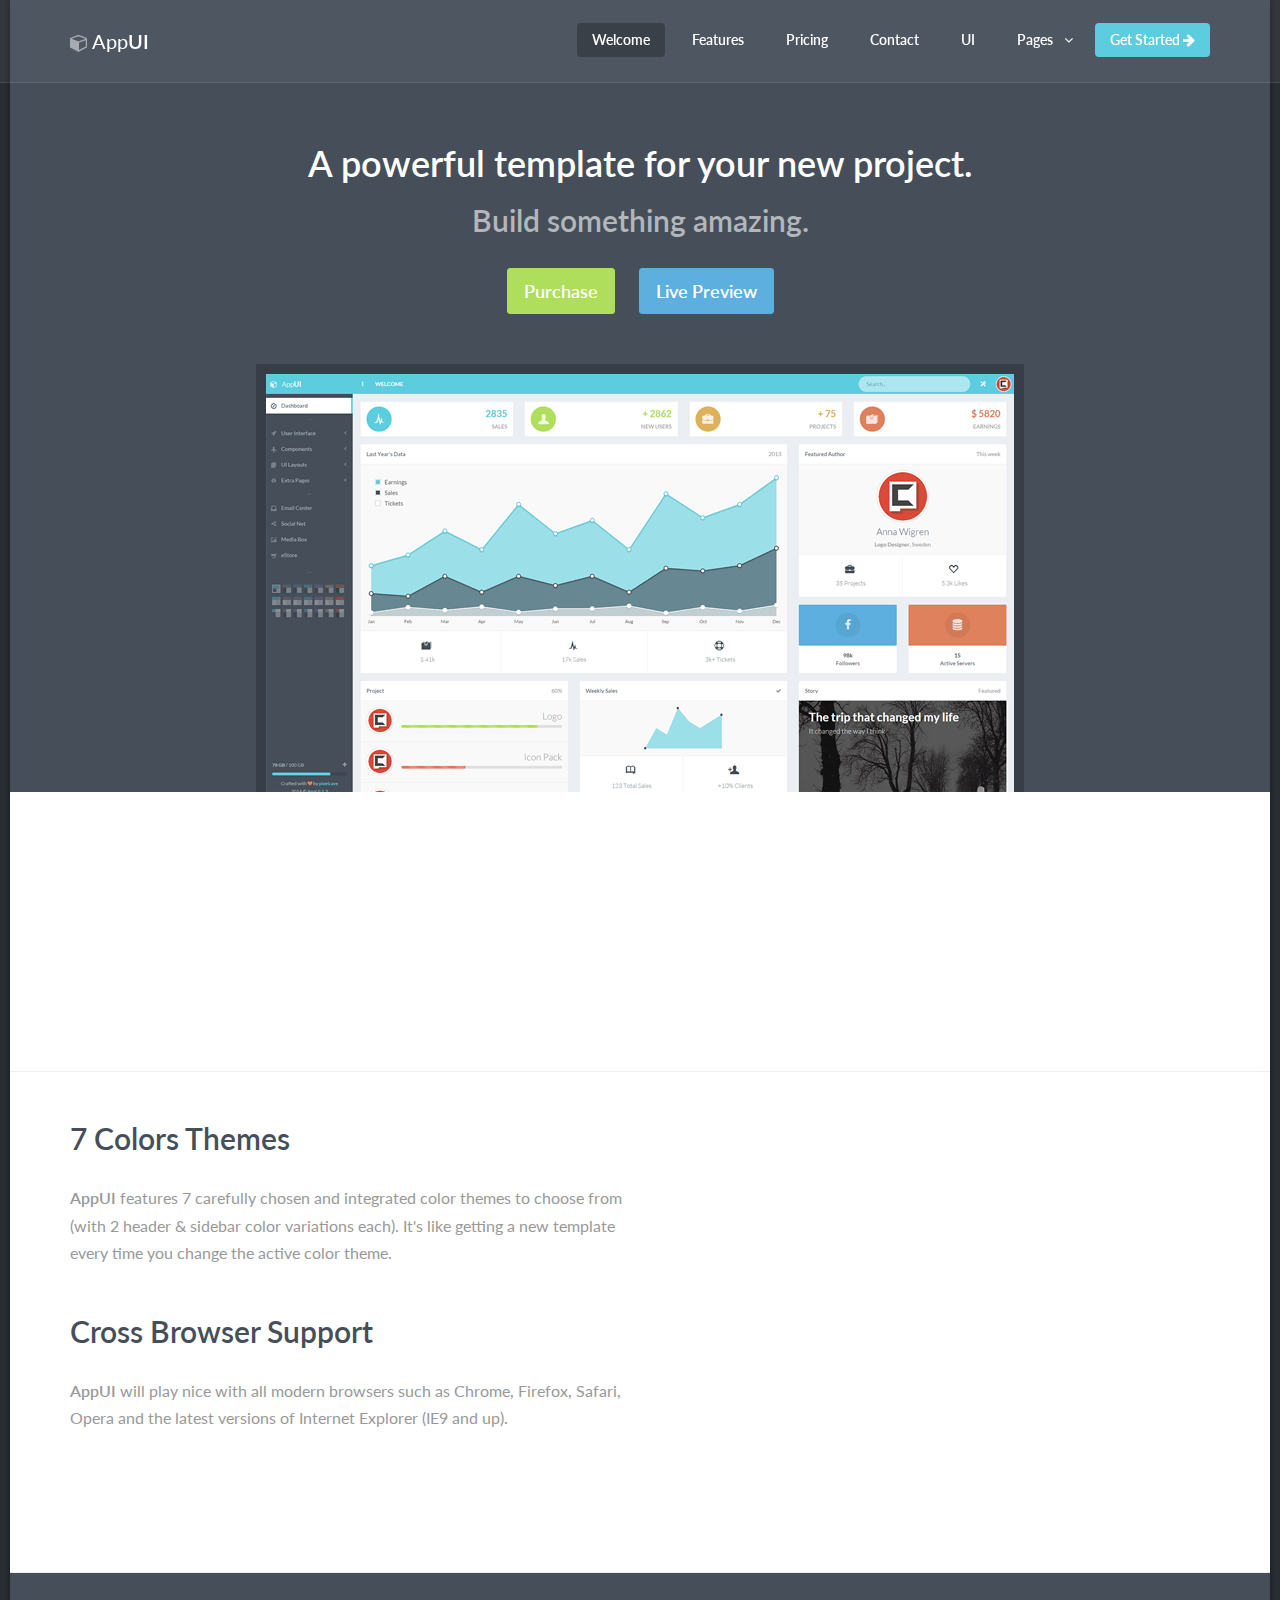
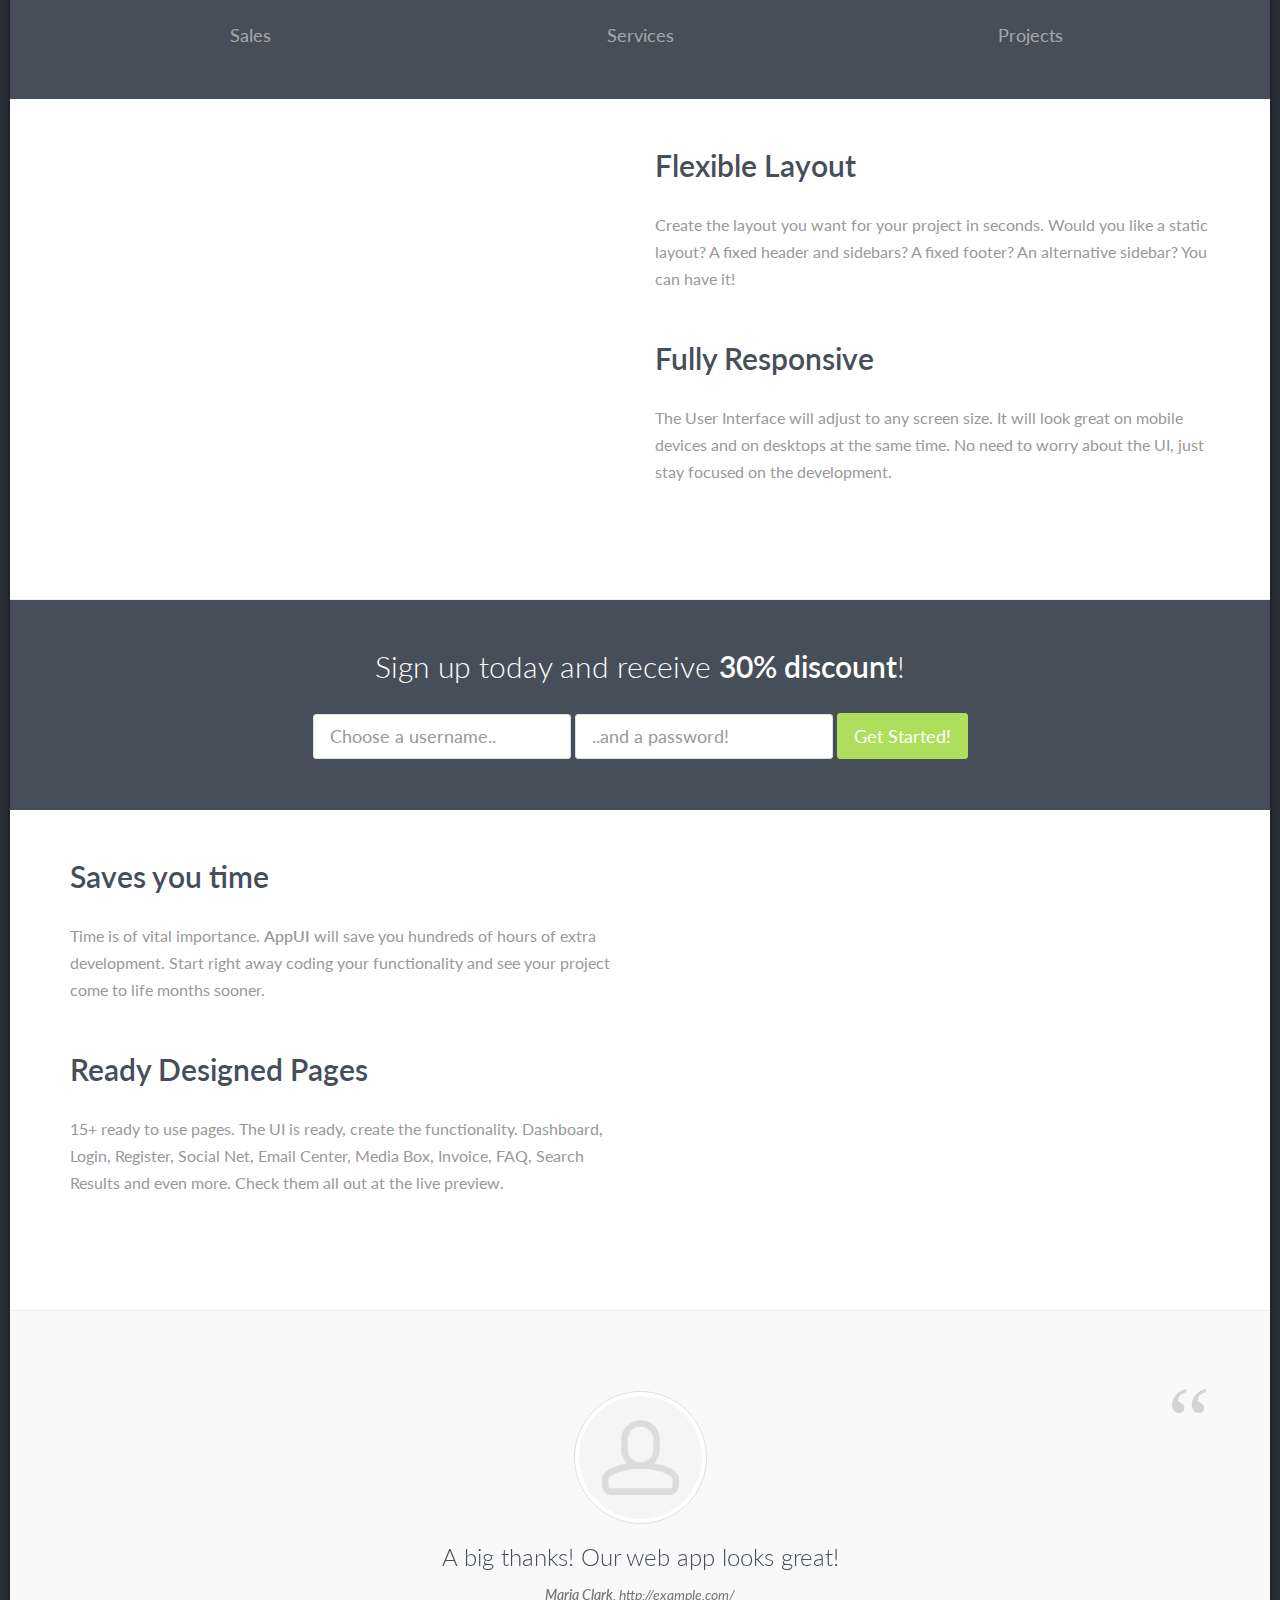
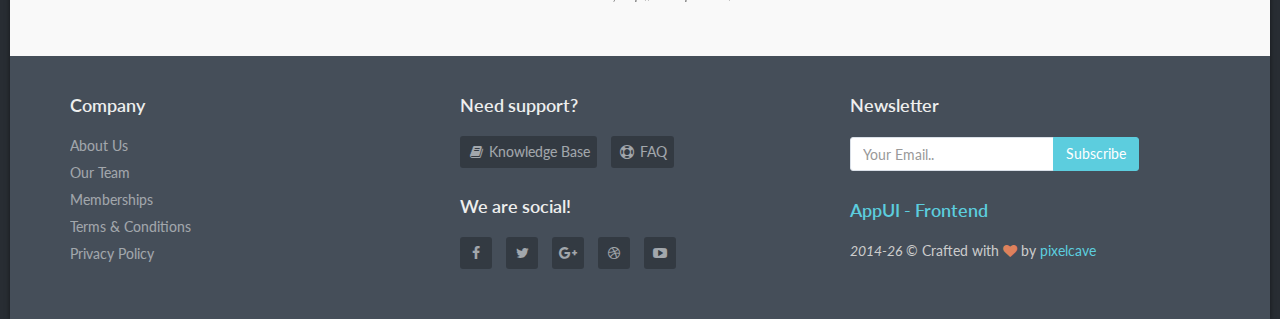
<file: tema/index.html>
<!DOCTYPE html>
<!--[if IE 9]>         <html class="no-js lt-ie10" lang="en"> <![endif]-->
<!--[if gt IE 9]><!--> <html class="no-js" lang="en"> <!--<![endif]-->
    <head>
        <meta charset="utf-8">

        <title>AppUI Frontend - Responsive Bootstrap Site Template</title>

        <meta name="description" content="AppUI Frontend is a Responsive Bootstrap Site Template created by pixelcave and added as a bonus in AppUI Admin Template package">
        <meta name="author" content="pixelcave">
        <meta name="robots" content="noindex, nofollow">

        <meta name="viewport" content="width=device-width, initial-scale=1.0, maximum-scale=1.0, user-scalable=no">

        <!-- Icons -->
        <!-- The following icons can be replaced with your own, they are used by desktop and mobile browsers -->
        <link rel="shortcut icon" href="img/favicon.png">
        <link rel="apple-touch-icon" href="img/icon57.png" sizes="57x57">
        <link rel="apple-touch-icon" href="img/icon72.png" sizes="72x72">
        <link rel="apple-touch-icon" href="img/icon76.png" sizes="76x76">
        <link rel="apple-touch-icon" href="img/icon114.png" sizes="114x114">
        <link rel="apple-touch-icon" href="img/icon120.png" sizes="120x120">
        <link rel="apple-touch-icon" href="img/icon144.png" sizes="144x144">
        <link rel="apple-touch-icon" href="img/icon152.png" sizes="152x152">
        <link rel="apple-touch-icon" href="img/icon180.png" sizes="180x180">
        <!-- END Icons -->

        <!-- Stylesheets -->
        <!-- Bootstrap is included in its original form, unaltered -->
        <link rel="stylesheet" href="css/bootstrap.min.css">

        <!-- Related styles of various icon packs and plugins -->
        <link rel="stylesheet" href="css/plugins.css">

        <!-- The main stylesheet of this template. All Bootstrap overwrites are defined in here -->
        <link rel="stylesheet" href="css/main.css">

        <!-- The themes stylesheet of this template (for using specific theme color in individual elements - must included last) -->
        <link rel="stylesheet" href="css/themes.css">
        <!-- END Stylesheets -->

        <!-- Modernizr (browser feature detection library) -->
        <script src="js/vendor/modernizr-3.3.1.min.js"></script>
    </head>
    <body>
        <!-- Page Container -->
        <!-- In the PHP version you can set the following options from inc/config file -->
        <!-- 'boxed' class for a boxed layout -->
        <div id="page-container" class="boxed">
            <!-- Site Header -->
            <header>
                <div class="container">
                    <!-- Site Logo -->
                    <a href="index.html" class="site-logo">
                        <i class="fa fa-cube"></i> App<strong>UI</strong>
                    </a>
                    <!-- END Site Logo -->

                    <!-- Site Navigation -->
                    <nav>
                        <!-- Menu Toggle -->
                        <!-- Toggles menu on small screens -->
                        <a href="javascript:void(0)" class="btn btn-default site-menu-toggle visible-xs visible-sm">Menu</a>
                        <!-- END Menu Toggle -->

                        <!-- Main Menu -->
                        <ul class="site-nav">
                            <li>
                                <a href="index.html" class="active">Welcome</a>
                            </li>
                            <li>
                                <a href="features.html">Features</a>
                            </li>
                            <li>
                                <a href="pricing.html">Pricing</a>
                            </li>
                            <li>
                                <a href="contact.html">Contact</a>
                            </li>
                            <li>
                                <a href="ui.html">UI</a>
                            </li>
                            <li>
                                <a href="javascript:void(0)" class="site-nav-sub"><i class="fa fa-angle-down site-nav-arrow"></i>Pages</a>
                                <ul>
                                    <li>
                                        <a href="blog.html">Blog</a>
                                    </li>
                                    <li>
                                        <a href="blog_post.html">Blog Post</a>
                                    </li>
                                    <li>
                                        <a href="portfolio.html">Portfolio</a>
                                    </li>
                                    <li>
                                        <a href="project.html">Project</a>
                                    </li>
                                    <li>
                                        <a href="team.html">Team</a>
                                    </li>
                                    <li>
                                        <a href="faq.html">FAQ</a>
                                    </li>
                                    <li>
                                        <a href="jobs.html">Jobs</a>
                                    </li>
                                    <li>
                                        <a href="search_results.html">Search Results</a>
                                    </li>
                                    <li>
                                        <a href="page_scroller.html">Page Scroller</a>
                                    </li>
                                </ul>
                            </li>
                            <li>
                                <a href="http://demo.pixelcave.com/appui" class="featured">Get Started <i class="fa fa-arrow-right"></i></a>
                            </li>
                        </ul>
                        <!-- END Main Menu -->
                    </nav>
                    <!-- END Site Navigation -->
                </div>
            </header>
            <!-- END Site Header -->

            <!-- Intro + Action -->
            <section class="site-section site-section-top site-section-light themed-background-dark-default">
                <div class="container">
                    <div class="push text-center">
                        <h1 class="animation-fadeInQuick2Inv"><strong>A powerful template for your new project.</strong></h1>
                        <h2 class="text-light-op animation-fadeInQuickInv push-bit"><strong>Build something amazing.</strong></h2>
                        <a href="http://goo.gl/RcsdAh" class="btn btn-lg btn-success push-right-left"><strong>Purchase</strong></a>
                        <a href="http://demo.pixelcave.com/appui" class="btn btn-lg btn-info push-right-left"><strong>Live Preview</strong></a>
                    </div>
                    <div class="site-promo-img visibility-none" data-toggle="animation-appear" data-animation-class="animation-slideUpQuick" data-element-offset="0">
                        <img src="img/placeholders/screenshots/promo_welcome.png" alt="">
                    </div>
                </div>
            </section>
            <!-- END Intro + Action -->

            <!-- Promo Features -->
            <section class="site-content site-section border-bottom">
                <div class="container">
                    <div class="row row-items">
                        <div class="col-sm-4 text-center">
                            <a href="javascript:void(0)" class="feature visibility-none themed-background-muted" data-toggle="animation-appear" data-animation-class="animation-fadeInQuickInv" data-element-offset="-100">
                                <i class="fa fa-fire text-dark"></i>
                            </a>
                            <h2 class="site-heading h4 feature-heading visibility-none" data-toggle="animation-appear" data-animation-class="animation-fadeInQuick2Inv" data-element-offset="-20">
                                <strong>Bootstrap Powered</strong>
                            </h2>
                        </div>
                        <div class="col-sm-4 text-center">
                            <a href="javascript:void(0)" class="feature visibility-none themed-background-muted" data-toggle="animation-appear" data-animation-class="animation-fadeInQuickInv" data-element-offset="-100">
                                <i class="fa fa-code text-dark"></i>
                            </a>
                            <h2 class="site-heading h4 feature-heading visibility-none" data-toggle="animation-appear" data-animation-class="animation-fadeInQuick2Inv" data-element-offset="-20">
                                <strong>Clean & Commented Code</strong>
                            </h2>
                        </div>
                        <div class="col-sm-4 text-center">
                            <a href="javascript:void(0)" class="feature visibility-none themed-background-muted" data-toggle="animation-appear" data-animation-class="animation-fadeInQuickInv" data-element-offset="-100">
                                <i class="fa fa-cogs text-dark"></i>
                            </a>
                            <h2 class="site-heading h4 feature-heading visibility-none" data-toggle="animation-appear" data-animation-class="animation-fadeInQuick2Inv" data-element-offset="-20">
                                <strong>Awesome Components</strong>
                            </h2>
                        </div>
                    </div>
                </div>
            </section>
            <!-- END Promo Features -->

            <!-- Promo #1 -->
            <section class="site-section site-content border-bottom overflow-hidden">
                <div class="container">
                    <div class="row">
                        <div class="col-sm-6 push">
                            <h2 class="site-heading"><strong>7 Colors Themes</strong></h2>
                            <p class="feature-text text-muted push"><strong>AppUI</strong> features 7 carefully chosen and integrated color themes to choose from (with 2 header & sidebar color variations each). It's like getting a new template every time you change the active color theme.</p>
                            <h2 class="site-heading"><strong>Cross Browser Support</strong></h2>
                            <p class="feature-text text-muted"><strong>AppUI</strong> will play nice with all modern browsers such as Chrome, Firefox, Safari, Opera and the latest versions of Internet Explorer (IE9 and up).</p>
                        </div>
                        <div class="col-sm-6 clearfix push">
                            <img src="img/placeholders/screenshots/promo_1.png" alt="" class="img-responsive pull-right visibility-none" data-toggle="animation-appear" data-animation-class="animation-fadeInLeft" data-element-offset="-200" style="max-width: 450px; margin-right: -130px;">
                        </div>
                    </div>
                </div>
            </section>
            <!-- END Promo #1 -->

            <!-- Quick Stats -->
            <section class="site-content site-section themed-background-dark">
                <div class="container">
                    <!-- Stats Row -->
                    <!-- CountTo (initialized in js/app.js), for more examples you can check out https://github.com/mhuggins/jquery-countTo -->
                    <div class="row">
                        <div class="col-sm-4">
                            <div class="counter site-block">
                                <span data-toggle="countTo" data-to="2120" data-after="+"></span>
                                <small>Sales</small>
                            </div>
                        </div>
                        <div class="col-sm-4">
                            <div class="counter site-block">
                                <span data-toggle="countTo" data-to="530" data-after="+"></span>
                                <small>Services</small>
                            </div>
                        </div>
                        <div class="col-sm-4">
                            <div class="counter site-block">
                                <span data-toggle="countTo" data-to="3200" data-after="+"></span>
                                <small>Projects</small>
                            </div>
                        </div>
                    </div>
                    <!-- END Stats Row -->
                </div>
            </section>
            <!-- END Quick Stats -->

            <!-- Promo #2 -->
            <section class="site-section site-content border-bottom overflow-hidden">
                <div class="container">
                    <div class="row">
                        <div class="col-sm-6 col-sm-push-6 push">
                            <h2 class="site-heading"><strong>Flexible Layout</strong></h2>
                            <p class="feature-text text-muted push">Create the layout you want for your project in seconds. Would you like a static layout? A fixed header and sidebars? A fixed footer? An alternative sidebar? You can have it!</p>
                            <h2 class="site-heading"><strong>Fully Responsive</strong></h2>
                            <p class="feature-text text-muted">The User Interface will adjust to any screen size. It will look great on mobile devices and on desktops at the same time. No need to worry about the UI, just stay focused on the development.</p>
                        </div>
                        <div class="col-sm-6 col-sm-pull-6 clearfix push">
                            <img src="img/placeholders/screenshots/promo_2.png" alt="" class="img-responsive pull-left visibility-none" data-toggle="animation-appear" data-animation-class="animation-fadeInRight" data-element-offset="-200" style="max-width: 450px; margin-left: -130px;">
                        </div>
                    </div>
                </div>
            </section>
            <!-- END Promo #2 -->

            <!-- Sign Up Action -->
            <section class="site-content site-section themed-background-dark">
                <div class="container">
                    <h2 class="site-heading text-center text-light">Sign up today and receive <strong>30% discount</strong>!</h2>
                    <div class="site-block text-center">
                        <form action="features.html" method="post" class="form-inline" onsubmit="return false;">
                            <div class="form-group">
                                <label class="sr-only" for="register-username">Username</label>
                                <input type="text" id="register-username" name="register-username" class="form-control input-lg" placeholder="Choose a username..">
                            </div>
                            <div class="form-group">
                                <label class="sr-only" for="register-password">Password</label>
                                <input type="password" id="register-password" name="register-password" class="form-control input-lg" placeholder="..and a password!">
                            </div>
                            <div class="form-group">
                                <button type="submit" class="btn btn-lg btn-success">Get Started!</button>
                            </div>
                        </form>
                    </div>
                </div>
            </section>
            <!-- END Sign Up Action -->

            <!-- Promo #3 -->
            <section class="site-section site-content border-bottom overflow-hidden">
                <div class="container">
                    <div class="row">
                        <div class="col-sm-6 push">
                            <h2 class="site-heading"><strong>Saves you time</strong></h2>
                            <p class="feature-text text-muted push">Time is of vital importance. <strong>AppUI</strong> will save you hundreds of hours of extra development. Start right away coding your functionality and see your project come to life months sooner.</p>
                            <h2 class="site-heading"><strong>Ready Designed Pages</strong></h2>
                            <p class="feature-text text-muted">15+ ready to use pages. The UI is ready, create the functionality. Dashboard, Login, Register, Social Net, Email Center, Media Box, Invoice, FAQ, Search Results and even more. Check them all out at the live preview.</p>
                        </div>
                        <div class="col-sm-6 clearfix push">
                            <img src="img/placeholders/screenshots/promo_3.png" alt="" class="img-responsive pull-right visibility-none" data-toggle="animation-appear" data-animation-class="animation-fadeInLeft" data-element-offset="-200" style="max-width: 450px; margin-right: -130px;">
                        </div>
                    </div>
                </div>
            </section>
            <!-- END Promo #3 -->

            <!-- Testimonials -->
            <section class="site-content site-section themed-background-muted">
                <div class="container">
                    <div id="testimonials-carousel" class="carousel slide carousel-html" data-ride="carousel" data-interval="4000">
                        <div class="carousel-inner text-center">
                            <div class="active item">
                                <blockquote>
                                    <p><img src="img/placeholders/avatars/avatar13@2x.jpg" alt="avatar" class="img-circle img-thumbnail img-thumbnail-avatar-2x"></p>
                                    <h3>A big thanks! Our web app looks great!</h3>
                                    <footer><em><strong>Maria Clark</strong>, http://example.com/</em></footer>
                                </blockquote>
                            </div>
                            <div class="item">
                                <blockquote>
                                    <p><img src="img/placeholders/avatars/avatar2@2x.jpg" alt="avatar" class="img-circle img-thumbnail img-thumbnail-avatar-2x"></p>
                                    <h3>It just works!</h3>
                                    <footer><em><strong>Roger Santos</strong>, http://example.com/</em></footer>
                                </blockquote>
                            </div>
                            <div class="item">
                                <blockquote>
                                    <p><img src="img/placeholders/avatars/avatar1@2x.jpg" alt="avatar" class="img-circle img-thumbnail img-thumbnail-avatar-2x"></p>
                                    <h3>A great product at a great price!</h3>
                                    <footer><em><strong>Edward Duncan</strong>, http://example.com/</em></footer>
                                </blockquote>
                            </div>
                            <div class="item">
                                <blockquote>
                                    <p><img src="img/placeholders/avatars/avatar7@2x.jpg" alt="avatar" class="img-circle img-thumbnail img-thumbnail-avatar-2x"></p>
                                    <h3>Awesome purchase, I'm so happy I made it!</h3>
                                    <footer><em><strong>Scott Gray</strong>, http://example.com/</em></footer>
                                </blockquote>
                            </div>
                        </div>
                    </div>
                </div>
            </section>
            <!-- END Testimonials -->

            <!-- Footer -->
            <footer class="site-footer site-section site-section-light">
                <div class="container">
                    <!-- Footer Links -->
                    <div class="row">
                        <div class="col-sm-4">
                            <h4 class="footer-heading">Company</h4>
                            <ul class="footer-nav ul-breath list-unstyled">
                                <li><a href="javascript:void(0)">About Us</a></li>
                                <li><a href="javascript:void(0)">Our Team</a></li>
                                <li><a href="javascript:void(0)">Memberships</a></li>
                                <li><a href="javascript:void(0)">Terms &amp; Conditions</a></li>
                                <li><a href="javascript:void(0)">Privacy Policy</a></li>
                            </ul>
                        </div>
                        <div class="col-sm-4">
                            <h4 class="footer-heading">Need support?</h4>
                            <ul class="footer-nav footer-nav-links list-inline">
                                <li><a href="javascript:void(0)"><i class="fa fa-fw fa-book"></i> Knowledge Base</a></li>
                                <li><a href="javascript:void(0)"><i class="fa fa-fw fa-support"></i> FAQ</a></li>
                            </ul>
                            <h4 class="footer-heading">We are social!</h4>
                            <ul class="footer-nav footer-nav-links list-inline">
                                <li><a href="javascript:void(0)" class="social-facebook" data-toggle="tooltip" title="Like our Facebook page"><i class="fa fa-fw fa-facebook"></i></a></li>
                                <li><a href="javascript:void(0)" class="social-twitter" data-toggle="tooltip" title="Follow us on Twitter"><i class="fa fa-fw fa-twitter"></i></a></li>
                                <li><a href="javascript:void(0)" class="social-google-plus" data-toggle="tooltip" title="Like our Google+ page"><i class="fa fa-fw fa-google-plus"></i></a></li>
                                <li><a href="javascript:void(0)" class="social-dribbble" data-toggle="tooltip" title="Follow us on Dribbble"><i class="fa fa-fw fa-dribbble"></i></a></li>
                                <li><a href="javascript:void(0)" class="social-youtube" data-toggle="tooltip" title="Subscribe to our Youtube channel"><i class="fa fa-fw fa-youtube-play"></i></a></li>
                            </ul>
                        </div>
                        <div class="col-sm-4">
                            <h4 class="footer-heading">Newsletter</h4>
                            <form action="index.html" method="post" class="form-inline" onsubmit="return false;">
                                <div class="form-group">
                                    <label class="sr-only" for="register-email">Your Email</label>
                                    <div class="input-group">
                                        <input type="email" id="register-email" name="register-email" class="form-control" placeholder="Your Email..">
                                        <span class="input-group-btn">
                                            <button type="submit" class="btn btn-primary">Subscribe</button>
                                        </span>
                                    </div>
                                </div>
                            </form>
                            <h4 class="footer-heading"><a href="http://goo.gl/RcsdAh">AppUI - Frontend</a></h4>
                            <em><span id="year-copy"></span></em> &copy; Crafted with <i class="fa fa-heart text-danger"></i> by <a href="http://goo.gl/vNS3I">pixelcave</a>
                        </div>
                    </div>
                    <!-- END Footer Links -->
                </div>
            </footer>
            <!-- END Footer -->
        </div>
        <!-- END Page Container -->

        <!-- Scroll to top link, initialized in js/app.js - scrollToTop() -->
        <a href="#" id="to-top"><i class="fa fa-arrow-up"></i></a>

        <!-- jQuery, Bootstrap, jQuery plugins and Custom JS code -->
        <script src="js/vendor/jquery-2.2.4.min.js"></script>
        <script src="js/vendor/bootstrap.min.js"></script>
        <script src="js/plugins.js"></script>
        <script src="js/app.js"></script>
    </body>
</html>
</file>
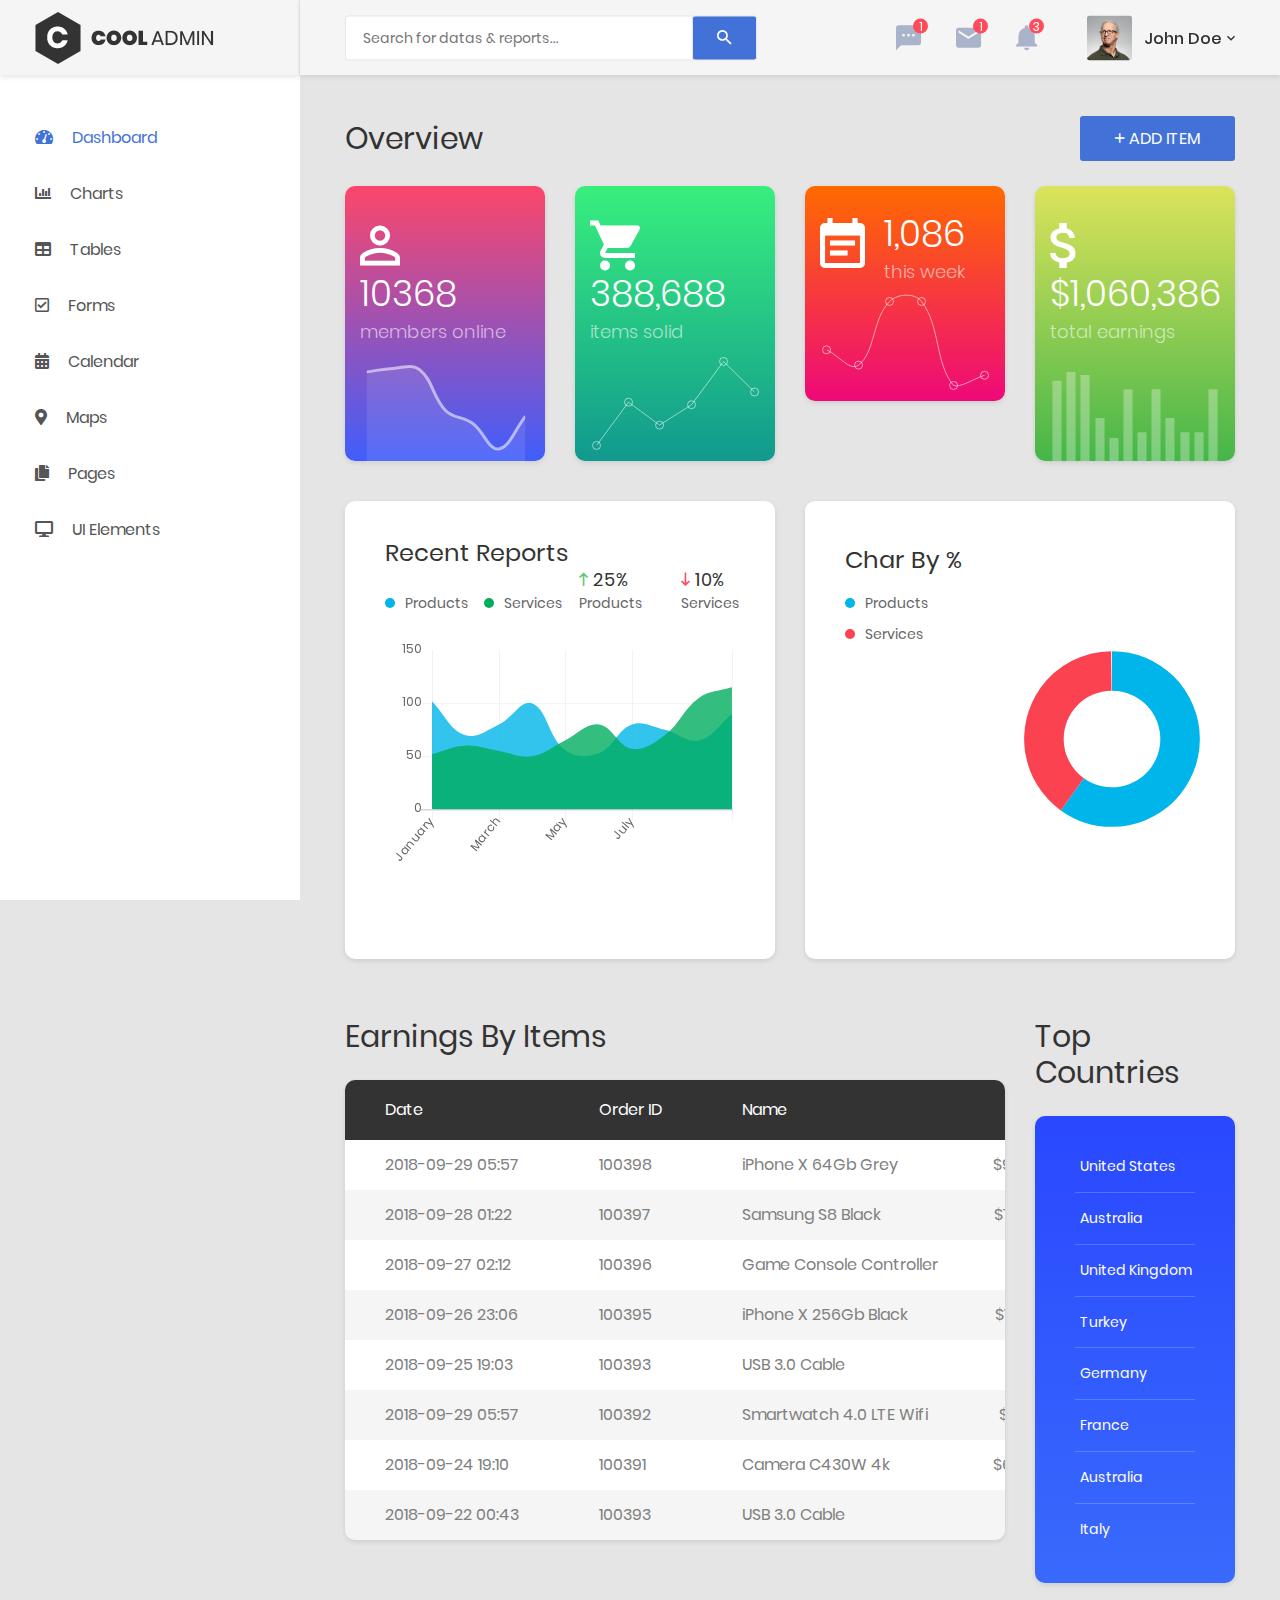
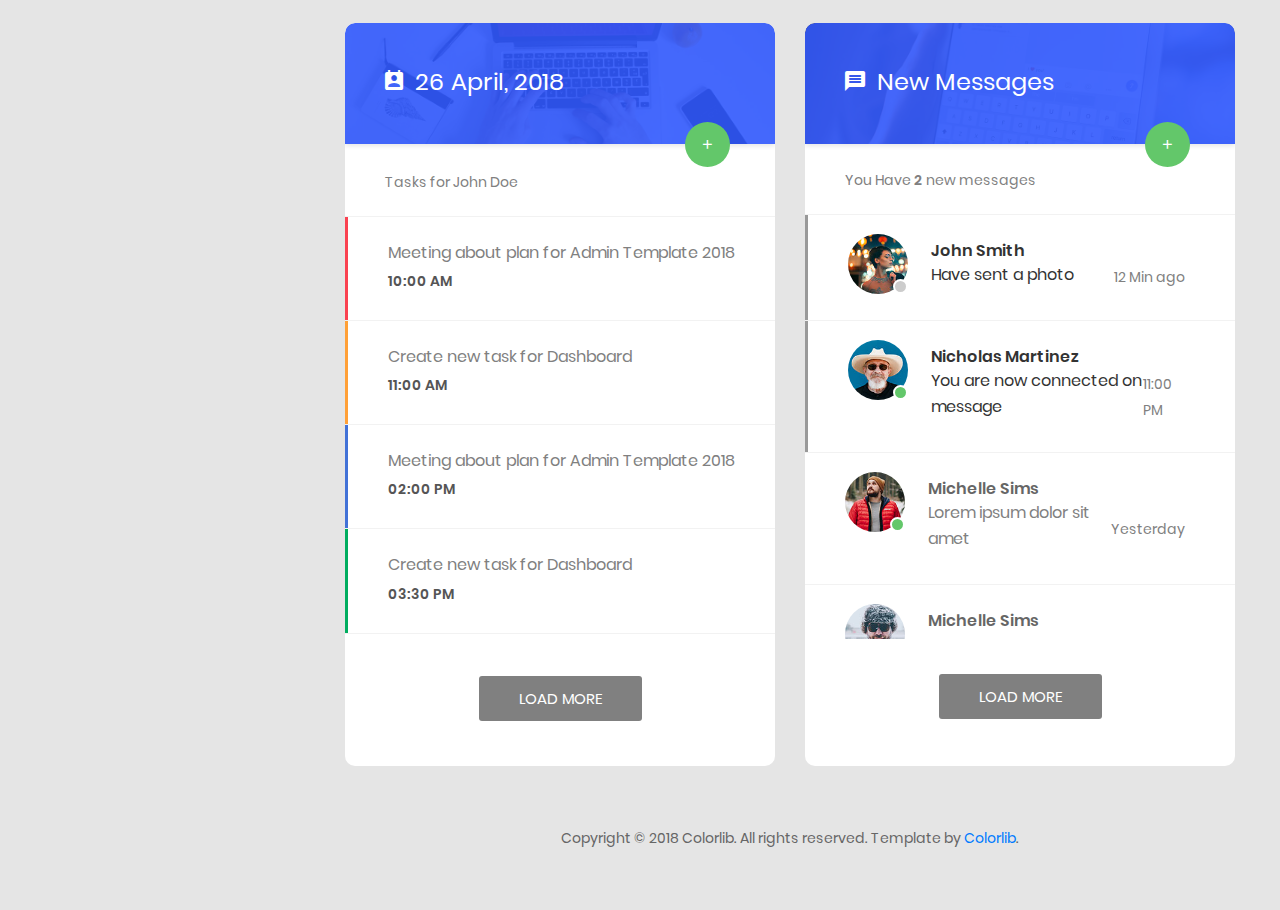
<file: temaPainel/index.html>
<!DOCTYPE html>
<html lang="en">

<head>
    <!-- Required meta tags-->
    <meta charset="UTF-8">
    <meta name="viewport" content="width=device-width, initial-scale=1, shrink-to-fit=no">
    <meta name="description" content="au theme template">
    <meta name="author" content="Hau Nguyen">
    <meta name="keywords" content="au theme template">

    <!-- Title Page-->
    <title>Dashboard</title>

    <!-- Fontfaces CSS-->
    <link href="css/font-face.css" rel="stylesheet" media="all">
    <link href="vendor/font-awesome-4.7/css/font-awesome.min.css" rel="stylesheet" media="all">
    <link href="vendor/font-awesome-5/css/fontawesome-all.min.css" rel="stylesheet" media="all">
    <link href="vendor/mdi-font/css/material-design-iconic-font.min.css" rel="stylesheet" media="all">

    <!-- Bootstrap CSS-->
    <link href="vendor/bootstrap-4.1/bootstrap.min.css" rel="stylesheet" media="all">

    <!-- Vendor CSS-->
    <link href="vendor/animsition/animsition.min.css" rel="stylesheet" media="all">
    <link href="vendor/bootstrap-progressbar/bootstrap-progressbar-3.3.4.min.css" rel="stylesheet" media="all">
    <link href="vendor/wow/animate.css" rel="stylesheet" media="all">
    <link href="vendor/css-hamburgers/hamburgers.min.css" rel="stylesheet" media="all">
    <link href="vendor/slick/slick.css" rel="stylesheet" media="all">
    <link href="vendor/select2/select2.min.css" rel="stylesheet" media="all">
    <link href="vendor/perfect-scrollbar/perfect-scrollbar.css" rel="stylesheet" media="all">

    <!-- Main CSS-->
    <link href="css/theme.css" rel="stylesheet" media="all">

</head>

<body class="animsition">
    <div class="page-wrapper">
        <!-- HEADER MOBILE-->
        <header class="header-mobile d-block d-lg-none">
            <div class="header-mobile__bar">
                <div class="container-fluid">
                    <div class="header-mobile-inner">
                        <a class="logo" href="index.html">
                            <img src="images/icon/logo.png" alt="CoolAdmin" />
                        </a>
                        <button class="hamburger hamburger--slider" type="button">
                            <span class="hamburger-box">
                                <span class="hamburger-inner"></span>
                            </span>
                        </button>
                    </div>
                </div>
            </div>
            <nav class="navbar-mobile">
                <div class="container-fluid">
                    <ul class="navbar-mobile__list list-unstyled">
                        <li class="has-sub">
                            <a class="js-arrow" href="#">
                                <i class="fas fa-tachometer-alt"></i>Dashboard</a>
                            <ul class="navbar-mobile-sub__list list-unstyled js-sub-list">
                                <li>
                                    <a href="index.html">Dashboard 1</a>
                                </li>
                                <li>
                                    <a href="index2.html">Dashboard 2</a>
                                </li>
                                <li>
                                    <a href="index3.html">Dashboard 3</a>
                                </li>
                                <li>
                                    <a href="index4.html">Dashboard 4</a>
                                </li>
                            </ul>
                        </li>
                        <li>
                            <a href="chart.html">
                                <i class="fas fa-chart-bar"></i>Charts</a>
                        </li>
                        <li>
                            <a href="table.html">
                                <i class="fas fa-table"></i>Tables</a>
                        </li>
                        <li>
                            <a href="form.html">
                                <i class="far fa-check-square"></i>Forms</a>
                        </li>
                        <li>
                            <a href="#">
                                <i class="fas fa-calendar-alt"></i>Calendar</a>
                        </li>
                        <li>
                            <a href="map.html">
                                <i class="fas fa-map-marker-alt"></i>Maps</a>
                        </li>
                        <li class="has-sub">
                            <a class="js-arrow" href="#">
                                <i class="fas fa-copy"></i>Pages</a>
                            <ul class="navbar-mobile-sub__list list-unstyled js-sub-list">
                                <li>
                                    <a href="login.html">Login</a>
                                </li>
                                <li>
                                    <a href="register.html">Register</a>
                                </li>
                                <li>
                                    <a href="forget-pass.html">Forget Password</a>
                                </li>
                            </ul>
                        </li>
                        <li class="has-sub">
                            <a class="js-arrow" href="#">
                                <i class="fas fa-desktop"></i>UI Elements</a>
                            <ul class="navbar-mobile-sub__list list-unstyled js-sub-list">
                                <li>
                                    <a href="button.html">Button</a>
                                </li>
                                <li>
                                    <a href="badge.html">Badges</a>
                                </li>
                                <li>
                                    <a href="tab.html">Tabs</a>
                                </li>
                                <li>
                                    <a href="card.html">Cards</a>
                                </li>
                                <li>
                                    <a href="alert.html">Alerts</a>
                                </li>
                                <li>
                                    <a href="progress-bar.html">Progress Bars</a>
                                </li>
                                <li>
                                    <a href="modal.html">Modals</a>
                                </li>
                                <li>
                                    <a href="switch.html">Switchs</a>
                                </li>
                                <li>
                                    <a href="grid.html">Grids</a>
                                </li>
                                <li>
                                    <a href="fontawesome.html">Fontawesome Icon</a>
                                </li>
                                <li>
                                    <a href="typo.html">Typography</a>
                                </li>
                            </ul>
                        </li>
                    </ul>
                </div>
            </nav>
        </header>
        <!-- END HEADER MOBILE-->

        <!-- MENU SIDEBAR-->
        <aside class="menu-sidebar d-none d-lg-block">
            <div class="logo">
                <a href="#">
                    <img src="images/icon/logo.png" alt="Cool Admin" />
                </a>
            </div>
            <div class="menu-sidebar__content js-scrollbar1">
                <nav class="navbar-sidebar">
                    <ul class="list-unstyled navbar__list">
                        <li class="active has-sub">
                            <a class="js-arrow" href="#">
                                <i class="fas fa-tachometer-alt"></i>Dashboard</a>
                            <ul class="list-unstyled navbar__sub-list js-sub-list">
                                <li>
                                    <a href="index.html">Dashboard 1</a>
                                </li>
                                <li>
                                    <a href="index2.html">Dashboard 2</a>
                                </li>
                                <li>
                                    <a href="index3.html">Dashboard 3</a>
                                </li>
                                <li>
                                    <a href="index4.html">Dashboard 4</a>
                                </li>
                            </ul>
                        </li>
                        <li>
                            <a href="chart.html">
                                <i class="fas fa-chart-bar"></i>Charts</a>
                        </li>
                        <li>
                            <a href="table.html">
                                <i class="fas fa-table"></i>Tables</a>
                        </li>
                        <li>
                            <a href="form.html">
                                <i class="far fa-check-square"></i>Forms</a>
                        </li>
                        <li>
                            <a href="#">
                                <i class="fas fa-calendar-alt"></i>Calendar</a>
                        </li>
                        <li>
                            <a href="map.html">
                                <i class="fas fa-map-marker-alt"></i>Maps</a>
                        </li>
                        <li class="has-sub">
                            <a class="js-arrow" href="#">
                                <i class="fas fa-copy"></i>Pages</a>
                            <ul class="list-unstyled navbar__sub-list js-sub-list">
                                <li>
                                    <a href="login.html">Login</a>
                                </li>
                                <li>
                                    <a href="register.html">Register</a>
                                </li>
                                <li>
                                    <a href="forget-pass.html">Forget Password</a>
                                </li>
                            </ul>
                        </li>
                        <li class="has-sub">
                            <a class="js-arrow" href="#">
                                <i class="fas fa-desktop"></i>UI Elements</a>
                            <ul class="list-unstyled navbar__sub-list js-sub-list">
                                <li>
                                    <a href="button.html">Button</a>
                                </li>
                                <li>
                                    <a href="badge.html">Badges</a>
                                </li>
                                <li>
                                    <a href="tab.html">Tabs</a>
                                </li>
                                <li>
                                    <a href="card.html">Cards</a>
                                </li>
                                <li>
                                    <a href="alert.html">Alerts</a>
                                </li>
                                <li>
                                    <a href="progress-bar.html">Progress Bars</a>
                                </li>
                                <li>
                                    <a href="modal.html">Modals</a>
                                </li>
                                <li>
                                    <a href="switch.html">Switchs</a>
                                </li>
                                <li>
                                    <a href="grid.html">Grids</a>
                                </li>
                                <li>
                                    <a href="fontawesome.html">Fontawesome Icon</a>
                                </li>
                                <li>
                                    <a href="typo.html">Typography</a>
                                </li>
                            </ul>
                        </li>
                    </ul>
                </nav>
            </div>
        </aside>
        <!-- END MENU SIDEBAR-->

        <!-- PAGE CONTAINER-->
        <div class="page-container">
            <!-- HEADER DESKTOP-->
            <header class="header-desktop">
                <div class="section__content section__content--p30">
                    <div class="container-fluid">
                        <div class="header-wrap">
                            <form class="form-header" action="" method="POST">
                                <input class="au-input au-input--xl" type="text" name="search" placeholder="Search for datas &amp; reports..." />
                                <button class="au-btn--submit" type="submit">
                                    <i class="zmdi zmdi-search"></i>
                                </button>
                            </form>
                            <div class="header-button">
                                <div class="noti-wrap">
                                    <div class="noti__item js-item-menu">
                                        <i class="zmdi zmdi-comment-more"></i>
                                        <span class="quantity">1</span>
                                        <div class="mess-dropdown js-dropdown">
                                            <div class="mess__title">
                                                <p>You have 2 news message</p>
                                            </div>
                                            <div class="mess__item">
                                                <div class="image img-cir img-40">
                                                    <img src="images/icon/avatar-06.jpg" alt="Michelle Moreno" />
                                                </div>
                                                <div class="content">
                                                    <h6>Michelle Moreno</h6>
                                                    <p>Have sent a photo</p>
                                                    <span class="time">3 min ago</span>
                                                </div>
                                            </div>
                                            <div class="mess__item">
                                                <div class="image img-cir img-40">
                                                    <img src="images/icon/avatar-04.jpg" alt="Diane Myers" />
                                                </div>
                                                <div class="content">
                                                    <h6>Diane Myers</h6>
                                                    <p>You are now connected on message</p>
                                                    <span class="time">Yesterday</span>
                                                </div>
                                            </div>
                                            <div class="mess__footer">
                                                <a href="#">View all messages</a>
                                            </div>
                                        </div>
                                    </div>
                                    <div class="noti__item js-item-menu">
                                        <i class="zmdi zmdi-email"></i>
                                        <span class="quantity">1</span>
                                        <div class="email-dropdown js-dropdown">
                                            <div class="email__title">
                                                <p>You have 3 New Emails</p>
                                            </div>
                                            <div class="email__item">
                                                <div class="image img-cir img-40">
                                                    <img src="images/icon/avatar-06.jpg" alt="Cynthia Harvey" />
                                                </div>
                                                <div class="content">
                                                    <p>Meeting about new dashboard...</p>
                                                    <span>Cynthia Harvey, 3 min ago</span>
                                                </div>
                                            </div>
                                            <div class="email__item">
                                                <div class="image img-cir img-40">
                                                    <img src="images/icon/avatar-05.jpg" alt="Cynthia Harvey" />
                                                </div>
                                                <div class="content">
                                                    <p>Meeting about new dashboard...</p>
                                                    <span>Cynthia Harvey, Yesterday</span>
                                                </div>
                                            </div>
                                            <div class="email__item">
                                                <div class="image img-cir img-40">
                                                    <img src="images/icon/avatar-04.jpg" alt="Cynthia Harvey" />
                                                </div>
                                                <div class="content">
                                                    <p>Meeting about new dashboard...</p>
                                                    <span>Cynthia Harvey, April 12,,2018</span>
                                                </div>
                                            </div>
                                            <div class="email__footer">
                                                <a href="#">See all emails</a>
                                            </div>
                                        </div>
                                    </div>
                                    <div class="noti__item js-item-menu">
                                        <i class="zmdi zmdi-notifications"></i>
                                        <span class="quantity">3</span>
                                        <div class="notifi-dropdown js-dropdown">
                                            <div class="notifi__title">
                                                <p>You have 3 Notifications</p>
                                            </div>
                                            <div class="notifi__item">
                                                <div class="bg-c1 img-cir img-40">
                                                    <i class="zmdi zmdi-email-open"></i>
                                                </div>
                                                <div class="content">
                                                    <p>You got a email notification</p>
                                                    <span class="date">April 12, 2018 06:50</span>
                                                </div>
                                            </div>
                                            <div class="notifi__item">
                                                <div class="bg-c2 img-cir img-40">
                                                    <i class="zmdi zmdi-account-box"></i>
                                                </div>
                                                <div class="content">
                                                    <p>Your account has been blocked</p>
                                                    <span class="date">April 12, 2018 06:50</span>
                                                </div>
                                            </div>
                                            <div class="notifi__item">
                                                <div class="bg-c3 img-cir img-40">
                                                    <i class="zmdi zmdi-file-text"></i>
                                                </div>
                                                <div class="content">
                                                    <p>You got a new file</p>
                                                    <span class="date">April 12, 2018 06:50</span>
                                                </div>
                                            </div>
                                            <div class="notifi__footer">
                                                <a href="#">All notifications</a>
                                            </div>
                                        </div>
                                    </div>
                                </div>
                                <div class="account-wrap">
                                    <div class="account-item clearfix js-item-menu">
                                        <div class="image">
                                            <img src="images/icon/avatar-01.jpg" alt="John Doe" />
                                        </div>
                                        <div class="content">
                                            <a class="js-acc-btn" href="#">john doe</a>
                                        </div>
                                        <div class="account-dropdown js-dropdown">
                                            <div class="info clearfix">
                                                <div class="image">
                                                    <a href="#">
                                                        <img src="images/icon/avatar-01.jpg" alt="John Doe" />
                                                    </a>
                                                </div>
                                                <div class="content">
                                                    <h5 class="name">
                                                        <a href="#">john doe</a>
                                                    </h5>
                                                    <span class="email">johndoe@example.com</span>
                                                </div>
                                            </div>
                                            <div class="account-dropdown__body">
                                                <div class="account-dropdown__item">
                                                    <a href="#">
                                                        <i class="zmdi zmdi-account"></i>Account</a>
                                                </div>
                                                <div class="account-dropdown__item">
                                                    <a href="#">
                                                        <i class="zmdi zmdi-settings"></i>Setting</a>
                                                </div>
                                                <div class="account-dropdown__item">
                                                    <a href="#">
                                                        <i class="zmdi zmdi-money-box"></i>Billing</a>
                                                </div>
                                            </div>
                                            <div class="account-dropdown__footer">
                                                <a href="#">
                                                    <i class="zmdi zmdi-power"></i>Logout</a>
                                            </div>
                                        </div>
                                    </div>
                                </div>
                            </div>
                        </div>
                    </div>
                </div>
            </header>
            <!-- HEADER DESKTOP-->

            <!-- MAIN CONTENT-->
            <div class="main-content">
                <div class="section__content section__content--p30">
                    <div class="container-fluid">
                        <div class="row">
                            <div class="col-md-12">
                                <div class="overview-wrap">
                                    <h2 class="title-1">overview</h2>
                                    <button class="au-btn au-btn-icon au-btn--blue">
                                        <i class="zmdi zmdi-plus"></i>add item</button>
                                </div>
                            </div>
                        </div>
                        <div class="row m-t-25">
                            <div class="col-sm-6 col-lg-3">
                                <div class="overview-item overview-item--c1">
                                    <div class="overview__inner">
                                        <div class="overview-box clearfix">
                                            <div class="icon">
                                                <i class="zmdi zmdi-account-o"></i>
                                            </div>
                                            <div class="text">
                                                <h2>10368</h2>
                                                <span>members online</span>
                                            </div>
                                        </div>
                                        <div class="overview-chart">
                                            <canvas id="widgetChart1"></canvas>
                                        </div>
                                    </div>
                                </div>
                            </div>
                            <div class="col-sm-6 col-lg-3">
                                <div class="overview-item overview-item--c2">
                                    <div class="overview__inner">
                                        <div class="overview-box clearfix">
                                            <div class="icon">
                                                <i class="zmdi zmdi-shopping-cart"></i>
                                            </div>
                                            <div class="text">
                                                <h2>388,688</h2>
                                                <span>items solid</span>
                                            </div>
                                        </div>
                                        <div class="overview-chart">
                                            <canvas id="widgetChart2"></canvas>
                                        </div>
                                    </div>
                                </div>
                            </div>
                            <div class="col-sm-6 col-lg-3">
                                <div class="overview-item overview-item--c3">
                                    <div class="overview__inner">
                                        <div class="overview-box clearfix">
                                            <div class="icon">
                                                <i class="zmdi zmdi-calendar-note"></i>
                                            </div>
                                            <div class="text">
                                                <h2>1,086</h2>
                                                <span>this week</span>
                                            </div>
                                        </div>
                                        <div class="overview-chart">
                                            <canvas id="widgetChart3"></canvas>
                                        </div>
                                    </div>
                                </div>
                            </div>
                            <div class="col-sm-6 col-lg-3">
                                <div class="overview-item overview-item--c4">
                                    <div class="overview__inner">
                                        <div class="overview-box clearfix">
                                            <div class="icon">
                                                <i class="zmdi zmdi-money"></i>
                                            </div>
                                            <div class="text">
                                                <h2>$1,060,386</h2>
                                                <span>total earnings</span>
                                            </div>
                                        </div>
                                        <div class="overview-chart">
                                            <canvas id="widgetChart4"></canvas>
                                        </div>
                                    </div>
                                </div>
                            </div>
                        </div>
                        <div class="row">
                            <div class="col-lg-6">
                                <div class="au-card recent-report">
                                    <div class="au-card-inner">
                                        <h3 class="title-2">recent reports</h3>
                                        <div class="chart-info">
                                            <div class="chart-info__left">
                                                <div class="chart-note">
                                                    <span class="dot dot--blue"></span>
                                                    <span>products</span>
                                                </div>
                                                <div class="chart-note mr-0">
                                                    <span class="dot dot--green"></span>
                                                    <span>services</span>
                                                </div>
                                            </div>
                                            <div class="chart-info__right">
                                                <div class="chart-statis">
                                                    <span class="index incre">
                                                        <i class="zmdi zmdi-long-arrow-up"></i>25%</span>
                                                    <span class="label">products</span>
                                                </div>
                                                <div class="chart-statis mr-0">
                                                    <span class="index decre">
                                                        <i class="zmdi zmdi-long-arrow-down"></i>10%</span>
                                                    <span class="label">services</span>
                                                </div>
                                            </div>
                                        </div>
                                        <div class="recent-report__chart">
                                            <canvas id="recent-rep-chart"></canvas>
                                        </div>
                                    </div>
                                </div>
                            </div>
                            <div class="col-lg-6">
                                <div class="au-card chart-percent-card">
                                    <div class="au-card-inner">
                                        <h3 class="title-2 tm-b-5">char by %</h3>
                                        <div class="row no-gutters">
                                            <div class="col-xl-6">
                                                <div class="chart-note-wrap">
                                                    <div class="chart-note mr-0 d-block">
                                                        <span class="dot dot--blue"></span>
                                                        <span>products</span>
                                                    </div>
                                                    <div class="chart-note mr-0 d-block">
                                                        <span class="dot dot--red"></span>
                                                        <span>services</span>
                                                    </div>
                                                </div>
                                            </div>
                                            <div class="col-xl-6">
                                                <div class="percent-chart">
                                                    <canvas id="percent-chart"></canvas>
                                                </div>
                                            </div>
                                        </div>
                                    </div>
                                </div>
                            </div>
                        </div>
                        <div class="row">
                            <div class="col-lg-9">
                                <h2 class="title-1 m-b-25">Earnings By Items</h2>
                                <div class="table-responsive table--no-card m-b-40">
                                    <table class="table table-borderless table-striped table-earning">
                                        <thead>
                                            <tr>
                                                <th>date</th>
                                                <th>order ID</th>
                                                <th>name</th>
                                                <th class="text-right">price</th>
                                                <th class="text-right">quantity</th>
                                                <th class="text-right">total</th>
                                            </tr>
                                        </thead>
                                        <tbody>
                                            <tr>
                                                <td>2018-09-29 05:57</td>
                                                <td>100398</td>
                                                <td>iPhone X 64Gb Grey</td>
                                                <td class="text-right">$999.00</td>
                                                <td class="text-right">1</td>
                                                <td class="text-right">$999.00</td>
                                            </tr>
                                            <tr>
                                                <td>2018-09-28 01:22</td>
                                                <td>100397</td>
                                                <td>Samsung S8 Black</td>
                                                <td class="text-right">$756.00</td>
                                                <td class="text-right">1</td>
                                                <td class="text-right">$756.00</td>
                                            </tr>
                                            <tr>
                                                <td>2018-09-27 02:12</td>
                                                <td>100396</td>
                                                <td>Game Console Controller</td>
                                                <td class="text-right">$22.00</td>
                                                <td class="text-right">2</td>
                                                <td class="text-right">$44.00</td>
                                            </tr>
                                            <tr>
                                                <td>2018-09-26 23:06</td>
                                                <td>100395</td>
                                                <td>iPhone X 256Gb Black</td>
                                                <td class="text-right">$1199.00</td>
                                                <td class="text-right">1</td>
                                                <td class="text-right">$1199.00</td>
                                            </tr>
                                            <tr>
                                                <td>2018-09-25 19:03</td>
                                                <td>100393</td>
                                                <td>USB 3.0 Cable</td>
                                                <td class="text-right">$10.00</td>
                                                <td class="text-right">3</td>
                                                <td class="text-right">$30.00</td>
                                            </tr>
                                            <tr>
                                                <td>2018-09-29 05:57</td>
                                                <td>100392</td>
                                                <td>Smartwatch 4.0 LTE Wifi</td>
                                                <td class="text-right">$199.00</td>
                                                <td class="text-right">6</td>
                                                <td class="text-right">$1494.00</td>
                                            </tr>
                                            <tr>
                                                <td>2018-09-24 19:10</td>
                                                <td>100391</td>
                                                <td>Camera C430W 4k</td>
                                                <td class="text-right">$699.00</td>
                                                <td class="text-right">1</td>
                                                <td class="text-right">$699.00</td>
                                            </tr>
                                            <tr>
                                                <td>2018-09-22 00:43</td>
                                                <td>100393</td>
                                                <td>USB 3.0 Cable</td>
                                                <td class="text-right">$10.00</td>
                                                <td class="text-right">3</td>
                                                <td class="text-right">$30.00</td>
                                            </tr>
                                        </tbody>
                                    </table>
                                </div>
                            </div>
                            <div class="col-lg-3">
                                <h2 class="title-1 m-b-25">Top countries</h2>
                                <div class="au-card au-card--bg-blue au-card-top-countries m-b-40">
                                    <div class="au-card-inner">
                                        <div class="table-responsive">
                                            <table class="table table-top-countries">
                                                <tbody>
                                                    <tr>
                                                        <td>United States</td>
                                                        <td class="text-right">$119,366.96</td>
                                                    </tr>
                                                    <tr>
                                                        <td>Australia</td>
                                                        <td class="text-right">$70,261.65</td>
                                                    </tr>
                                                    <tr>
                                                        <td>United Kingdom</td>
                                                        <td class="text-right">$46,399.22</td>
                                                    </tr>
                                                    <tr>
                                                        <td>Turkey</td>
                                                        <td class="text-right">$35,364.90</td>
                                                    </tr>
                                                    <tr>
                                                        <td>Germany</td>
                                                        <td class="text-right">$20,366.96</td>
                                                    </tr>
                                                    <tr>
                                                        <td>France</td>
                                                        <td class="text-right">$10,366.96</td>
                                                    </tr>
                                                    <tr>
                                                        <td>Australia</td>
                                                        <td class="text-right">$5,366.96</td>
                                                    </tr>
                                                    <tr>
                                                        <td>Italy</td>
                                                        <td class="text-right">$1639.32</td>
                                                    </tr>
                                                </tbody>
                                            </table>
                                        </div>
                                    </div>
                                </div>
                            </div>
                        </div>
                        <div class="row">
                            <div class="col-lg-6">
                                <div class="au-card au-card--no-shadow au-card--no-pad m-b-40">
                                    <div class="au-card-title" style="background-image:url('images/bg-title-01.jpg');">
                                        <div class="bg-overlay bg-overlay--blue"></div>
                                        <h3>
                                            <i class="zmdi zmdi-account-calendar"></i>26 April, 2018</h3>
                                        <button class="au-btn-plus">
                                            <i class="zmdi zmdi-plus"></i>
                                        </button>
                                    </div>
                                    <div class="au-task js-list-load">
                                        <div class="au-task__title">
                                            <p>Tasks for John Doe</p>
                                        </div>
                                        <div class="au-task-list js-scrollbar3">
                                            <div class="au-task__item au-task__item--danger">
                                                <div class="au-task__item-inner">
                                                    <h5 class="task">
                                                        <a href="#">Meeting about plan for Admin Template 2018</a>
                                                    </h5>
                                                    <span class="time">10:00 AM</span>
                                                </div>
                                            </div>
                                            <div class="au-task__item au-task__item--warning">
                                                <div class="au-task__item-inner">
                                                    <h5 class="task">
                                                        <a href="#">Create new task for Dashboard</a>
                                                    </h5>
                                                    <span class="time">11:00 AM</span>
                                                </div>
                                            </div>
                                            <div class="au-task__item au-task__item--primary">
                                                <div class="au-task__item-inner">
                                                    <h5 class="task">
                                                        <a href="#">Meeting about plan for Admin Template 2018</a>
                                                    </h5>
                                                    <span class="time">02:00 PM</span>
                                                </div>
                                            </div>
                                            <div class="au-task__item au-task__item--success">
                                                <div class="au-task__item-inner">
                                                    <h5 class="task">
                                                        <a href="#">Create new task for Dashboard</a>
                                                    </h5>
                                                    <span class="time">03:30 PM</span>
                                                </div>
                                            </div>
                                            <div class="au-task__item au-task__item--danger js-load-item">
                                                <div class="au-task__item-inner">
                                                    <h5 class="task">
                                                        <a href="#">Meeting about plan for Admin Template 2018</a>
                                                    </h5>
                                                    <span class="time">10:00 AM</span>
                                                </div>
                                            </div>
                                            <div class="au-task__item au-task__item--warning js-load-item">
                                                <div class="au-task__item-inner">
                                                    <h5 class="task">
                                                        <a href="#">Create new task for Dashboard</a>
                                                    </h5>
                                                    <span class="time">11:00 AM</span>
                                                </div>
                                            </div>
                                        </div>
                                        <div class="au-task__footer">
                                            <button class="au-btn au-btn-load js-load-btn">load more</button>
                                        </div>
                                    </div>
                                </div>
                            </div>
                            <div class="col-lg-6">
                                <div class="au-card au-card--no-shadow au-card--no-pad m-b-40">
                                    <div class="au-card-title" style="background-image:url('images/bg-title-02.jpg');">
                                        <div class="bg-overlay bg-overlay--blue"></div>
                                        <h3>
                                            <i class="zmdi zmdi-comment-text"></i>New Messages</h3>
                                        <button class="au-btn-plus">
                                            <i class="zmdi zmdi-plus"></i>
                                        </button>
                                    </div>
                                    <div class="au-inbox-wrap js-inbox-wrap">
                                        <div class="au-message js-list-load">
                                            <div class="au-message__noti">
                                                <p>You Have
                                                    <span>2</span>

                                                    new messages
                                                </p>
                                            </div>
                                            <div class="au-message-list">
                                                <div class="au-message__item unread">
                                                    <div class="au-message__item-inner">
                                                        <div class="au-message__item-text">
                                                            <div class="avatar-wrap">
                                                                <div class="avatar">
                                                                    <img src="images/icon/avatar-02.jpg" alt="John Smith">
                                                                </div>
                                                            </div>
                                                            <div class="text">
                                                                <h5 class="name">John Smith</h5>
                                                                <p>Have sent a photo</p>
                                                            </div>
                                                        </div>
                                                        <div class="au-message__item-time">
                                                            <span>12 Min ago</span>
                                                        </div>
                                                    </div>
                                                </div>
                                                <div class="au-message__item unread">
                                                    <div class="au-message__item-inner">
                                                        <div class="au-message__item-text">
                                                            <div class="avatar-wrap online">
                                                                <div class="avatar">
                                                                    <img src="images/icon/avatar-03.jpg" alt="Nicholas Martinez">
                                                                </div>
                                                            </div>
                                                            <div class="text">
                                                                <h5 class="name">Nicholas Martinez</h5>
                                                                <p>You are now connected on message</p>
                                                            </div>
                                                        </div>
                                                        <div class="au-message__item-time">
                                                            <span>11:00 PM</span>
                                                        </div>
                                                    </div>
                                                </div>
                                                <div class="au-message__item">
                                                    <div class="au-message__item-inner">
                                                        <div class="au-message__item-text">
                                                            <div class="avatar-wrap online">
                                                                <div class="avatar">
                                                                    <img src="images/icon/avatar-04.jpg" alt="Michelle Sims">
                                                                </div>
                                                            </div>
                                                            <div class="text">
                                                                <h5 class="name">Michelle Sims</h5>
                                                                <p>Lorem ipsum dolor sit amet</p>
                                                            </div>
                                                        </div>
                                                        <div class="au-message__item-time">
                                                            <span>Yesterday</span>
                                                        </div>
                                                    </div>
                                                </div>
                                                <div class="au-message__item">
                                                    <div class="au-message__item-inner">
                                                        <div class="au-message__item-text">
                                                            <div class="avatar-wrap">
                                                                <div class="avatar">
                                                                    <img src="images/icon/avatar-05.jpg" alt="Michelle Sims">
                                                                </div>
                                                            </div>
                                                            <div class="text">
                                                                <h5 class="name">Michelle Sims</h5>
                                                                <p>Purus feugiat finibus</p>
                                                            </div>
                                                        </div>
                                                        <div class="au-message__item-time">
                                                            <span>Sunday</span>
                                                        </div>
                                                    </div>
                                                </div>
                                                <div class="au-message__item js-load-item">
                                                    <div class="au-message__item-inner">
                                                        <div class="au-message__item-text">
                                                            <div class="avatar-wrap online">
                                                                <div class="avatar">
                                                                    <img src="images/icon/avatar-04.jpg" alt="Michelle Sims">
                                                                </div>
                                                            </div>
                                                            <div class="text">
                                                                <h5 class="name">Michelle Sims</h5>
                                                                <p>Lorem ipsum dolor sit amet</p>
                                                            </div>
                                                        </div>
                                                        <div class="au-message__item-time">
                                                            <span>Yesterday</span>
                                                        </div>
                                                    </div>
                                                </div>
                                                <div class="au-message__item js-load-item">
                                                    <div class="au-message__item-inner">
                                                        <div class="au-message__item-text">
                                                            <div class="avatar-wrap">
                                                                <div class="avatar">
                                                                    <img src="images/icon/avatar-05.jpg" alt="Michelle Sims">
                                                                </div>
                                                            </div>
                                                            <div class="text">
                                                                <h5 class="name">Michelle Sims</h5>
                                                                <p>Purus feugiat finibus</p>
                                                            </div>
                                                        </div>
                                                        <div class="au-message__item-time">
                                                            <span>Sunday</span>
                                                        </div>
                                                    </div>
                                                </div>
                                            </div>
                                            <div class="au-message__footer">
                                                <button class="au-btn au-btn-load js-load-btn">load more</button>
                                            </div>
                                        </div>
                                        <div class="au-chat">
                                            <div class="au-chat__title">
                                                <div class="au-chat-info">
                                                    <div class="avatar-wrap online">
                                                        <div class="avatar avatar--small">
                                                            <img src="images/icon/avatar-02.jpg" alt="John Smith">
                                                        </div>
                                                    </div>
                                                    <span class="nick">
                                                        <a href="#">John Smith</a>
                                                    </span>
                                                </div>
                                            </div>
                                            <div class="au-chat__content">
                                                <div class="recei-mess-wrap">
                                                    <span class="mess-time">12 Min ago</span>
                                                    <div class="recei-mess__inner">
                                                        <div class="avatar avatar--tiny">
                                                            <img src="images/icon/avatar-02.jpg" alt="John Smith">
                                                        </div>
                                                        <div class="recei-mess-list">
                                                            <div class="recei-mess">Lorem ipsum dolor sit amet, consectetur adipiscing elit non iaculis</div>
                                                            <div class="recei-mess">Donec tempor, sapien ac viverra</div>
                                                        </div>
                                                    </div>
                                                </div>
                                                <div class="send-mess-wrap">
                                                    <span class="mess-time">30 Sec ago</span>
                                                    <div class="send-mess__inner">
                                                        <div class="send-mess-list">
                                                            <div class="send-mess">Lorem ipsum dolor sit amet, consectetur adipiscing elit non iaculis</div>
                                                        </div>
                                                    </div>
                                                </div>
                                            </div>
                                            <div class="au-chat-textfield">
                                                <form class="au-form-icon">
                                                    <input class="au-input au-input--full au-input--h65" type="text" placeholder="Type a message">
                                                    <button class="au-input-icon">
                                                        <i class="zmdi zmdi-camera"></i>
                                                    </button>
                                                </form>
                                            </div>
                                        </div>
                                    </div>
                                </div>
                            </div>
                        </div>
                        <div class="row">
                            <div class="col-md-12">
                                <div class="copyright">
                                    <p>Copyright © 2018 Colorlib. All rights reserved. Template by <a href="https://colorlib.com">Colorlib</a>.</p>
                                </div>
                            </div>
                        </div>
                    </div>
                </div>
            </div>
            <!-- END MAIN CONTENT-->
            <!-- END PAGE CONTAINER-->
        </div>

    </div>

    <!-- Jquery JS-->
    <script src="vendor/jquery-3.2.1.min.js"></script>
    <!-- Bootstrap JS-->
    <script src="vendor/bootstrap-4.1/popper.min.js"></script>
    <script src="vendor/bootstrap-4.1/bootstrap.min.js"></script>
    <!-- Vendor JS       -->
    <script src="vendor/slick/slick.min.js">
    </script>
    <script src="vendor/wow/wow.min.js"></script>
    <script src="vendor/animsition/animsition.min.js"></script>
    <script src="vendor/bootstrap-progressbar/bootstrap-progressbar.min.js">
    </script>
    <script src="vendor/counter-up/jquery.waypoints.min.js"></script>
    <script src="vendor/counter-up/jquery.counterup.min.js">
    </script>
    <script src="vendor/circle-progress/circle-progress.min.js"></script>
    <script src="vendor/perfect-scrollbar/perfect-scrollbar.js"></script>
    <script src="vendor/chartjs/Chart.bundle.min.js"></script>
    <script src="vendor/select2/select2.min.js">
    </script>

    <!-- Main JS-->
    <script src="js/main.js"></script>

</body>

</html>
<!-- end document-->
</file>
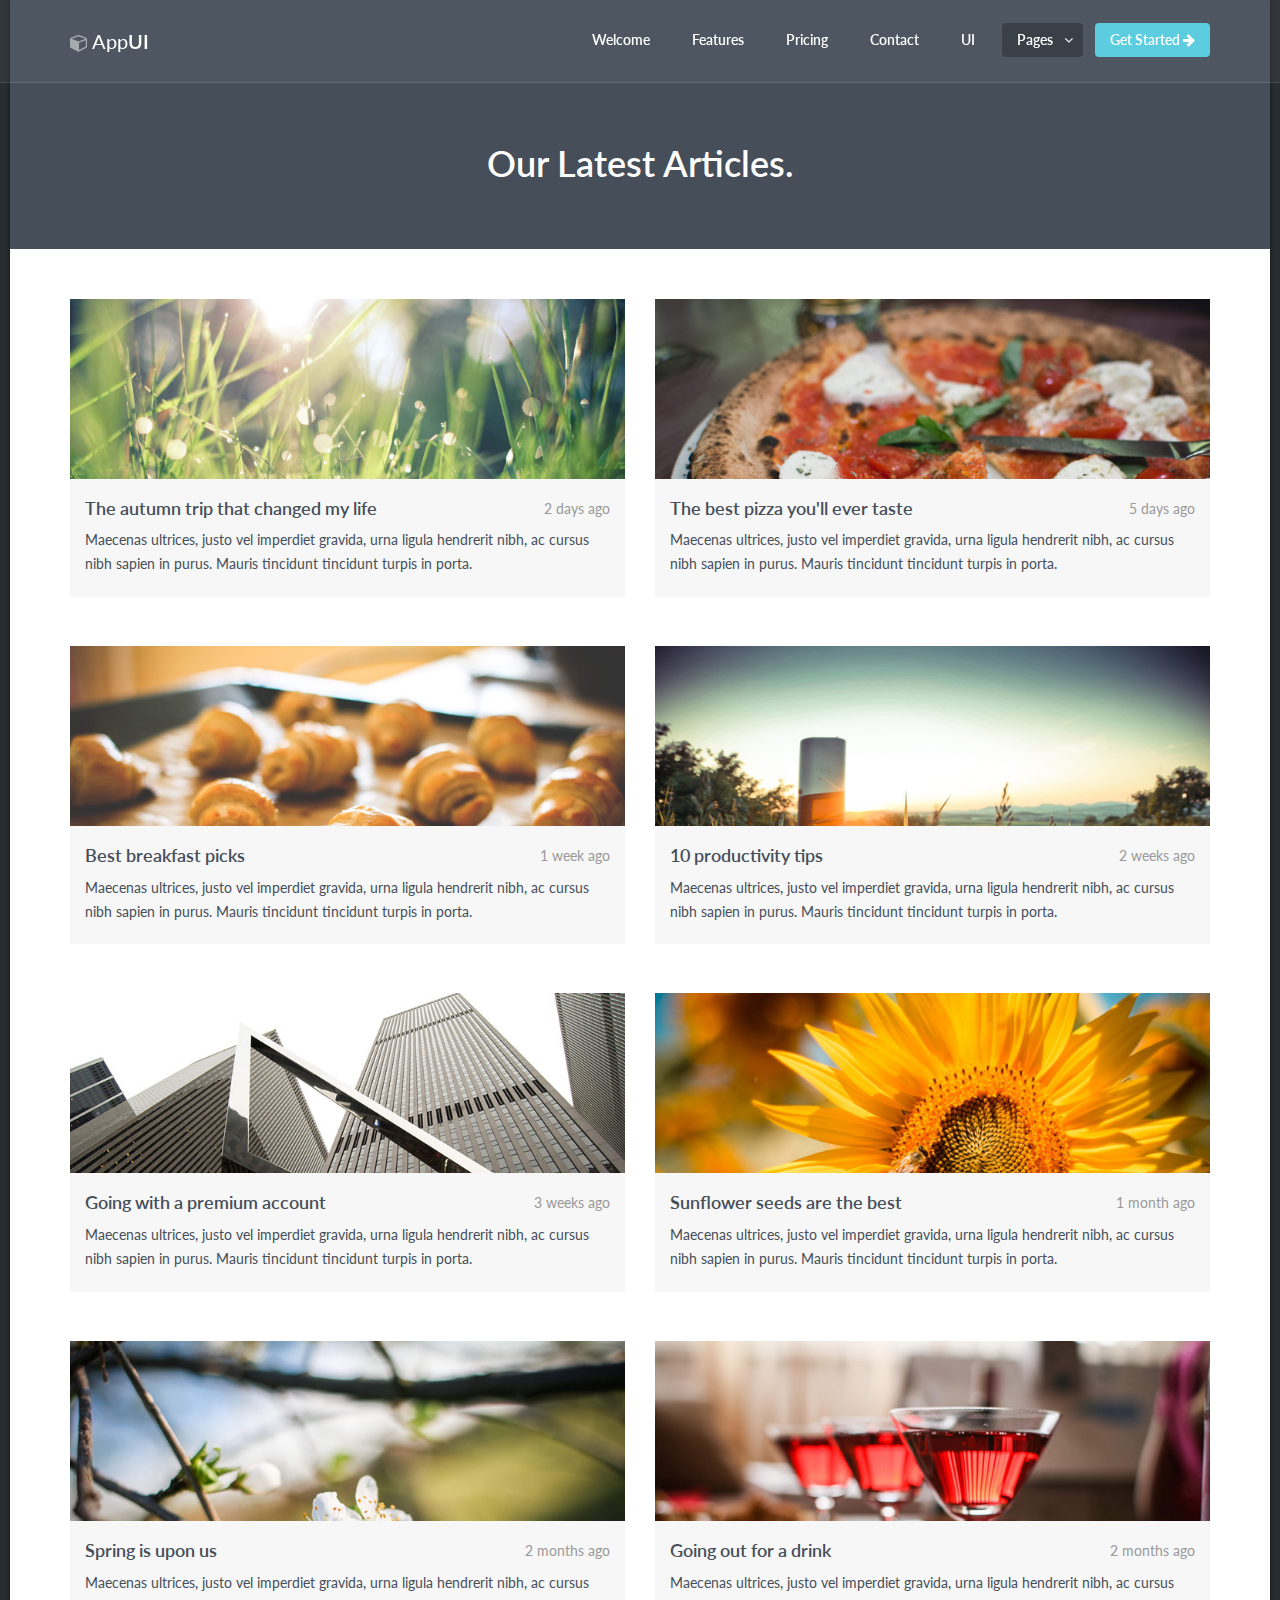
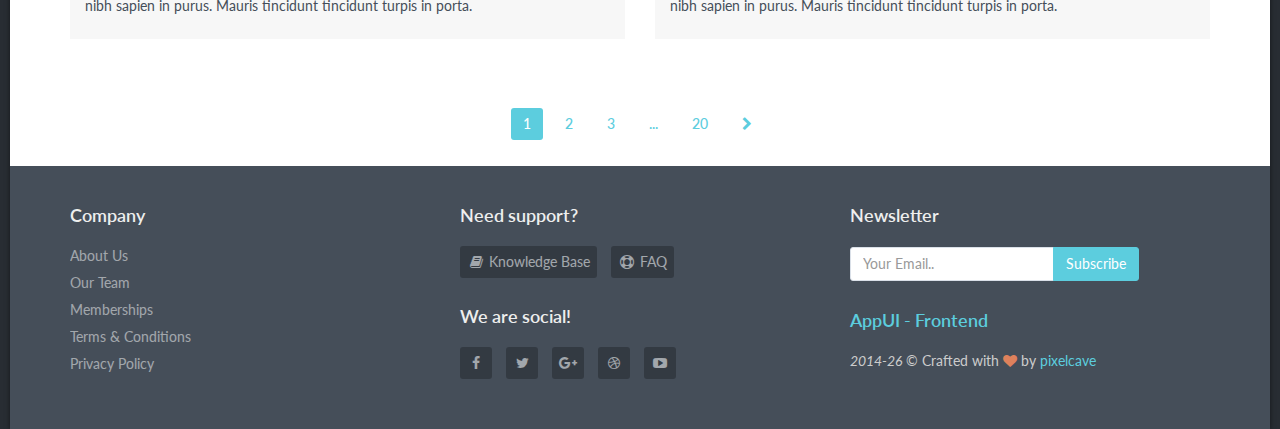
<file: tema/blog.html>
<!DOCTYPE html>
<!--[if IE 9]>         <html class="no-js lt-ie10" lang="en"> <![endif]-->
<!--[if gt IE 9]><!--> <html class="no-js" lang="en"> <!--<![endif]-->
    <head>
        <meta charset="utf-8">

        <title>AppUI Frontend - Responsive Bootstrap Site Template</title>

        <meta name="description" content="AppUI Frontend is a Responsive Bootstrap Site Template created by pixelcave and added as a bonus in AppUI Admin Template package">
        <meta name="author" content="pixelcave">
        <meta name="robots" content="noindex, nofollow">

        <meta name="viewport" content="width=device-width, initial-scale=1.0, maximum-scale=1.0, user-scalable=no">

        <!-- Icons -->
        <!-- The following icons can be replaced with your own, they are used by desktop and mobile browsers -->
        <link rel="shortcut icon" href="img/favicon.png">
        <link rel="apple-touch-icon" href="img/icon57.png" sizes="57x57">
        <link rel="apple-touch-icon" href="img/icon72.png" sizes="72x72">
        <link rel="apple-touch-icon" href="img/icon76.png" sizes="76x76">
        <link rel="apple-touch-icon" href="img/icon114.png" sizes="114x114">
        <link rel="apple-touch-icon" href="img/icon120.png" sizes="120x120">
        <link rel="apple-touch-icon" href="img/icon144.png" sizes="144x144">
        <link rel="apple-touch-icon" href="img/icon152.png" sizes="152x152">
        <link rel="apple-touch-icon" href="img/icon180.png" sizes="180x180">
        <!-- END Icons -->

        <!-- Stylesheets -->
        <!-- Bootstrap is included in its original form, unaltered -->
        <link rel="stylesheet" href="css/bootstrap.min.css">

        <!-- Related styles of various icon packs and plugins -->
        <link rel="stylesheet" href="css/plugins.css">

        <!-- The main stylesheet of this template. All Bootstrap overwrites are defined in here -->
        <link rel="stylesheet" href="css/main.css">

        <!-- The themes stylesheet of this template (for using specific theme color in individual elements - must included last) -->
        <link rel="stylesheet" href="css/themes.css">
        <!-- END Stylesheets -->

        <!-- Modernizr (browser feature detection library) -->
        <script src="js/vendor/modernizr-3.3.1.min.js"></script>
    </head>
    <body>
        <!-- Page Container -->
        <!-- In the PHP version you can set the following options from inc/config file -->
        <!-- 'boxed' class for a boxed layout -->
        <div id="page-container" class="boxed">
            <!-- Site Header -->
            <header>
                <div class="container">
                    <!-- Site Logo -->
                    <a href="index.html" class="site-logo">
                        <i class="fa fa-cube"></i> App<strong>UI</strong>
                    </a>
                    <!-- END Site Logo -->

                    <!-- Site Navigation -->
                    <nav>
                        <!-- Menu Toggle -->
                        <!-- Toggles menu on small screens -->
                        <a href="javascript:void(0)" class="btn btn-default site-menu-toggle visible-xs visible-sm">Menu</a>
                        <!-- END Menu Toggle -->

                        <!-- Main Menu -->
                        <ul class="site-nav">
                            <li>
                                <a href="index.html">Welcome</a>
                            </li>
                            <li>
                                <a href="features.html">Features</a>
                            </li>
                            <li>
                                <a href="pricing.html">Pricing</a>
                            </li>
                            <li>
                                <a href="contact.html">Contact</a>
                            </li>
                            <li>
                                <a href="ui.html">UI</a>
                            </li>
                            <li class="active">
                                <a href="javascript:void(0)" class="site-nav-sub"><i class="fa fa-angle-down site-nav-arrow"></i>Pages</a>
                                <ul>
                                    <li>
                                        <a href="blog.html" class="active">Blog</a>
                                    </li>
                                    <li>
                                        <a href="blog_post.html">Blog Post</a>
                                    </li>
                                    <li>
                                        <a href="portfolio.html">Portfolio</a>
                                    </li>
                                    <li>
                                        <a href="project.html">Project</a>
                                    </li>
                                    <li>
                                        <a href="team.html">Team</a>
                                    </li>
                                    <li>
                                        <a href="faq.html">FAQ</a>
                                    </li>
                                    <li>
                                        <a href="jobs.html">Jobs</a>
                                    </li>
                                    <li>
                                        <a href="search_results.html">Search Results</a>
                                    </li>
                                    <li>
                                        <a href="page_scroller.html">Page Scroller</a>
                                    </li>
                                </ul>
                            </li>
                            <li>
                                <a href="http://demo.pixelcave.com/appui" class="featured">Get Started <i class="fa fa-arrow-right"></i></a>
                            </li>
                        </ul>
                        <!-- END Main Menu -->
                    </nav>
                    <!-- END Site Navigation -->
                </div>
            </header>
            <!-- END Site Header -->

            <!-- Intro -->
            <section class="site-section site-section-top site-section-light themed-background-dark">
                <div class="container">
                    <h1 class="text-center animation-fadeInQuickInv"><strong>Our Latest Articles.</strong></h1>
                </div>
            </section>
            <!-- END Intro -->

            <!-- Latest Posts -->
            <section class="site-content site-section">
                <div class="container">
                    <div class="row row-items">
                        <div class="col-md-6">
                            <a href="blog_post.html" class="post">
                                <div class="post-image">
                                    <img src="img/placeholders/photos/photo4.jpg" alt="" class="img-responsive">
                                </div>
                                <div class="text-muted pull-right">2 days ago</div>
                                <h2 class="h4">
                                    <strong>The autumn trip that changed my life</strong>
                                </h2>
                                <p>Maecenas ultrices, justo vel imperdiet gravida, urna ligula hendrerit nibh, ac cursus nibh sapien in purus. Mauris tincidunt tincidunt turpis in porta.</p>
                            </a>
                        </div>
                        <div class="col-md-6">
                            <a href="blog_post.html" class="post">
                                <div class="post-image">
                                    <img src="img/placeholders/photos/photo11.jpg" alt="" class="img-responsive">
                                </div>
                                <div class="text-muted pull-right">5 days ago</div>
                                <h2 class="h4">
                                    <strong>The best pizza you'll ever taste</strong>
                                </h2>
                                <p>Maecenas ultrices, justo vel imperdiet gravida, urna ligula hendrerit nibh, ac cursus nibh sapien in purus. Mauris tincidunt tincidunt turpis in porta.</p>
                            </a>
                        </div>
                    </div>
                    <div class="row row-items">
                        <div class="col-md-6">
                            <a href="blog_post.html" class="post">
                                <div class="post-image">
                                    <img src="img/placeholders/photos/photo14.jpg" alt="" class="img-responsive">
                                </div>
                                <div class="text-muted pull-right">1 week ago</div>
                                <h2 class="h4">
                                    <strong>Best breakfast picks</strong>
                                </h2>
                                <p>Maecenas ultrices, justo vel imperdiet gravida, urna ligula hendrerit nibh, ac cursus nibh sapien in purus. Mauris tincidunt tincidunt turpis in porta.</p>
                            </a>
                        </div>
                        <div class="col-md-6">
                            <a href="blog_post.html" class="post">
                                <div class="post-image">
                                    <img src="img/placeholders/photos/photo20.jpg" alt="" class="img-responsive">
                                </div>
                                <div class="text-muted pull-right">2 weeks ago</div>
                                <h2 class="h4">
                                    <strong>10 productivity tips</strong>
                                </h2>
                                <p>Maecenas ultrices, justo vel imperdiet gravida, urna ligula hendrerit nibh, ac cursus nibh sapien in purus. Mauris tincidunt tincidunt turpis in porta.</p>
                            </a>
                        </div>
                    </div>
                    <div class="row row-items">
                        <div class="col-md-6">
                            <a href="blog_post.html" class="post">
                                <div class="post-image">
                                    <img src="img/placeholders/photos/photo22.jpg" alt="" class="img-responsive">
                                </div>
                                <div class="text-muted pull-right">3 weeks ago</div>
                                <h2 class="h4">
                                    <strong>Going with a premium account</strong>
                                </h2>
                                <p>Maecenas ultrices, justo vel imperdiet gravida, urna ligula hendrerit nibh, ac cursus nibh sapien in purus. Mauris tincidunt tincidunt turpis in porta.</p>
                            </a>
                        </div>
                        <div class="col-md-6">
                            <a href="blog_post.html" class="post">
                                <div class="post-image">
                                    <img src="img/placeholders/photos/photo21.jpg" alt="" class="img-responsive">
                                </div>
                                <div class="text-muted pull-right">1 month ago</div>
                                <h2 class="h4">
                                    <strong>Sunflower seeds are the best</strong>
                                </h2>
                                <p>Maecenas ultrices, justo vel imperdiet gravida, urna ligula hendrerit nibh, ac cursus nibh sapien in purus. Mauris tincidunt tincidunt turpis in porta.</p>
                            </a>
                        </div>
                    </div>
                    <div class="row row-items">
                        <div class="col-md-6">
                            <a href="blog_post.html" class="post">
                                <div class="post-image">
                                    <img src="img/placeholders/photos/photo13.jpg" alt="" class="img-responsive">
                                </div>
                                <div class="text-muted pull-right">2 months ago</div>
                                <h2 class="h4">
                                    <strong>Spring is upon us</strong>
                                </h2>
                                <p>Maecenas ultrices, justo vel imperdiet gravida, urna ligula hendrerit nibh, ac cursus nibh sapien in purus. Mauris tincidunt tincidunt turpis in porta.</p>
                            </a>
                        </div>
                        <div class="col-md-6">
                            <a href="blog_post.html" class="post">
                                <div class="post-image">
                                    <img src="img/placeholders/photos/photo12.jpg" alt="" class="img-responsive">
                                </div>
                                <div class="text-muted pull-right">2 months ago</div>
                                <h2 class="h4">
                                    <strong>Going out for a drink</strong>
                                </h2>
                                <p>Maecenas ultrices, justo vel imperdiet gravida, urna ligula hendrerit nibh, ac cursus nibh sapien in purus. Mauris tincidunt tincidunt turpis in porta.</p>
                            </a>
                        </div>
                    </div>
                    <div class="text-center">
                        <ul class="pagination">
                            <li class="active"><a href="javascript:void(0)">1</a></li>
                            <li><a href="javascript:void(0)">2</a></li>
                            <li><a href="javascript:void(0)">3</a></li>
                            <li><span>...</span></li>
                            <li><a href="javascript:void(0)">20</a></li>
                            <li><a href="javascript:void(0)"><i class="fa fa-chevron-right"></i></a></li>
                        </ul>
                    </div>
                </div>
            </section>
            <!-- END Latest Posts -->

            <!-- Footer -->
            <footer class="site-footer site-section site-section-light">
                <div class="container">
                    <!-- Footer Links -->
                    <div class="row">
                        <div class="col-sm-4">
                            <h4 class="footer-heading">Company</h4>
                            <ul class="footer-nav ul-breath list-unstyled">
                                <li><a href="javascript:void(0)">About Us</a></li>
                                <li><a href="javascript:void(0)">Our Team</a></li>
                                <li><a href="javascript:void(0)">Memberships</a></li>
                                <li><a href="javascript:void(0)">Terms &amp; Conditions</a></li>
                                <li><a href="javascript:void(0)">Privacy Policy</a></li>
                            </ul>
                        </div>
                        <div class="col-sm-4">
                            <h4 class="footer-heading">Need support?</h4>
                            <ul class="footer-nav footer-nav-links list-inline">
                                <li><a href="javascript:void(0)"><i class="fa fa-fw fa-book"></i> Knowledge Base</a></li>
                                <li><a href="javascript:void(0)"><i class="fa fa-fw fa-support"></i> FAQ</a></li>
                            </ul>
                            <h4 class="footer-heading">We are social!</h4>
                            <ul class="footer-nav footer-nav-links list-inline">
                                <li><a href="javascript:void(0)" class="social-facebook" data-toggle="tooltip" title="Like our Facebook page"><i class="fa fa-fw fa-facebook"></i></a></li>
                                <li><a href="javascript:void(0)" class="social-twitter" data-toggle="tooltip" title="Follow us on Twitter"><i class="fa fa-fw fa-twitter"></i></a></li>
                                <li><a href="javascript:void(0)" class="social-google-plus" data-toggle="tooltip" title="Like our Google+ page"><i class="fa fa-fw fa-google-plus"></i></a></li>
                                <li><a href="javascript:void(0)" class="social-dribbble" data-toggle="tooltip" title="Follow us on Dribbble"><i class="fa fa-fw fa-dribbble"></i></a></li>
                                <li><a href="javascript:void(0)" class="social-youtube" data-toggle="tooltip" title="Subscribe to our Youtube channel"><i class="fa fa-fw fa-youtube-play"></i></a></li>
                            </ul>
                        </div>
                        <div class="col-sm-4">
                            <h4 class="footer-heading">Newsletter</h4>
                            <form action="index.html" method="post" class="form-inline" onsubmit="return false;">
                                <div class="form-group">
                                    <label class="sr-only" for="register-email">Your Email</label>
                                    <div class="input-group">
                                        <input type="email" id="register-email" name="register-email" class="form-control" placeholder="Your Email..">
                                        <span class="input-group-btn">
                                            <button type="submit" class="btn btn-primary">Subscribe</button>
                                        </span>
                                    </div>
                                </div>
                            </form>
                            <h4 class="footer-heading"><a href="http://goo.gl/RcsdAh">AppUI - Frontend</a></h4>
                            <em><span id="year-copy"></span></em> &copy; Crafted with <i class="fa fa-heart text-danger"></i> by <a href="http://goo.gl/vNS3I">pixelcave</a>
                        </div>
                    </div>
                    <!-- END Footer Links -->
                </div>
            </footer>
            <!-- END Footer -->
        </div>
        <!-- END Page Container -->

        <!-- Scroll to top link, initialized in js/app.js - scrollToTop() -->
        <a href="#" id="to-top"><i class="fa fa-arrow-up"></i></a>

        <!-- jQuery, Bootstrap, jQuery plugins and Custom JS code -->
        <script src="js/vendor/jquery-2.2.4.min.js"></script>
        <script src="js/vendor/bootstrap.min.js"></script>
        <script src="js/plugins.js"></script>
        <script src="js/app.js"></script>
    </body>
</html>
</file>
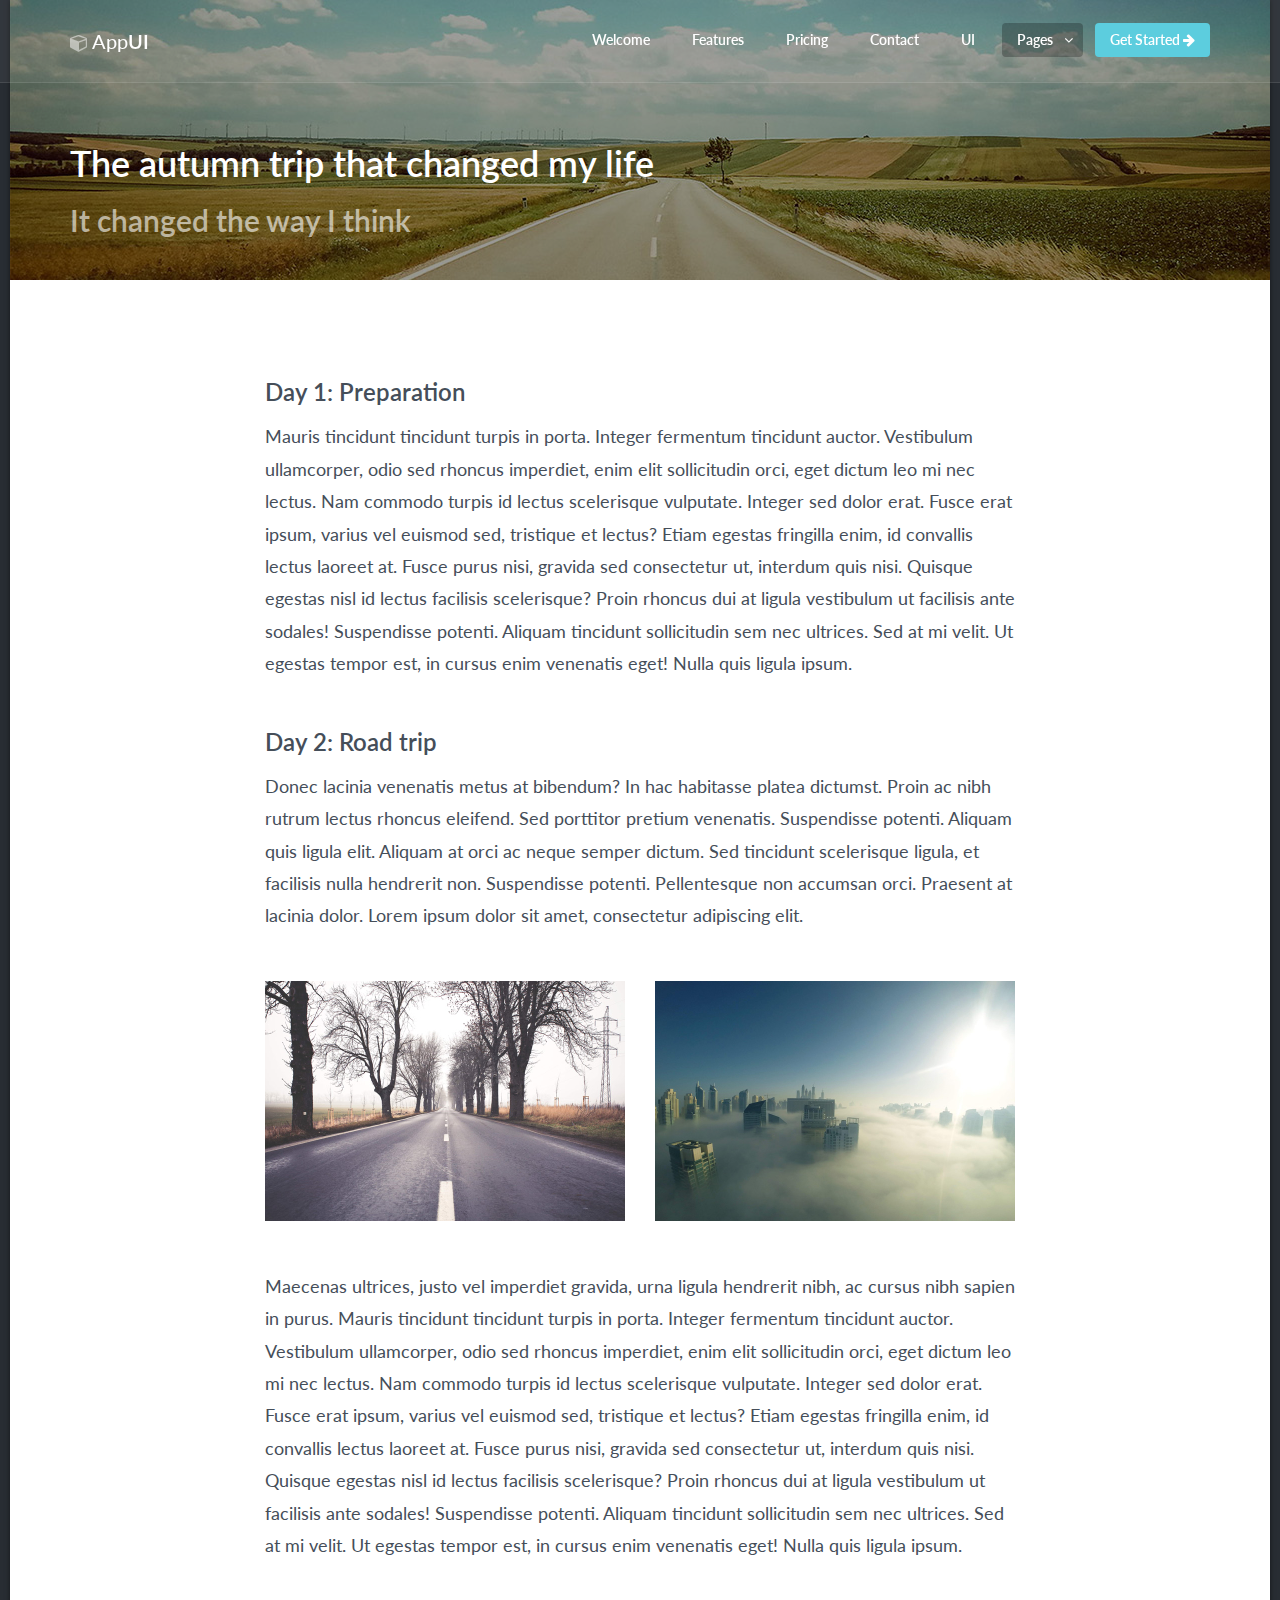
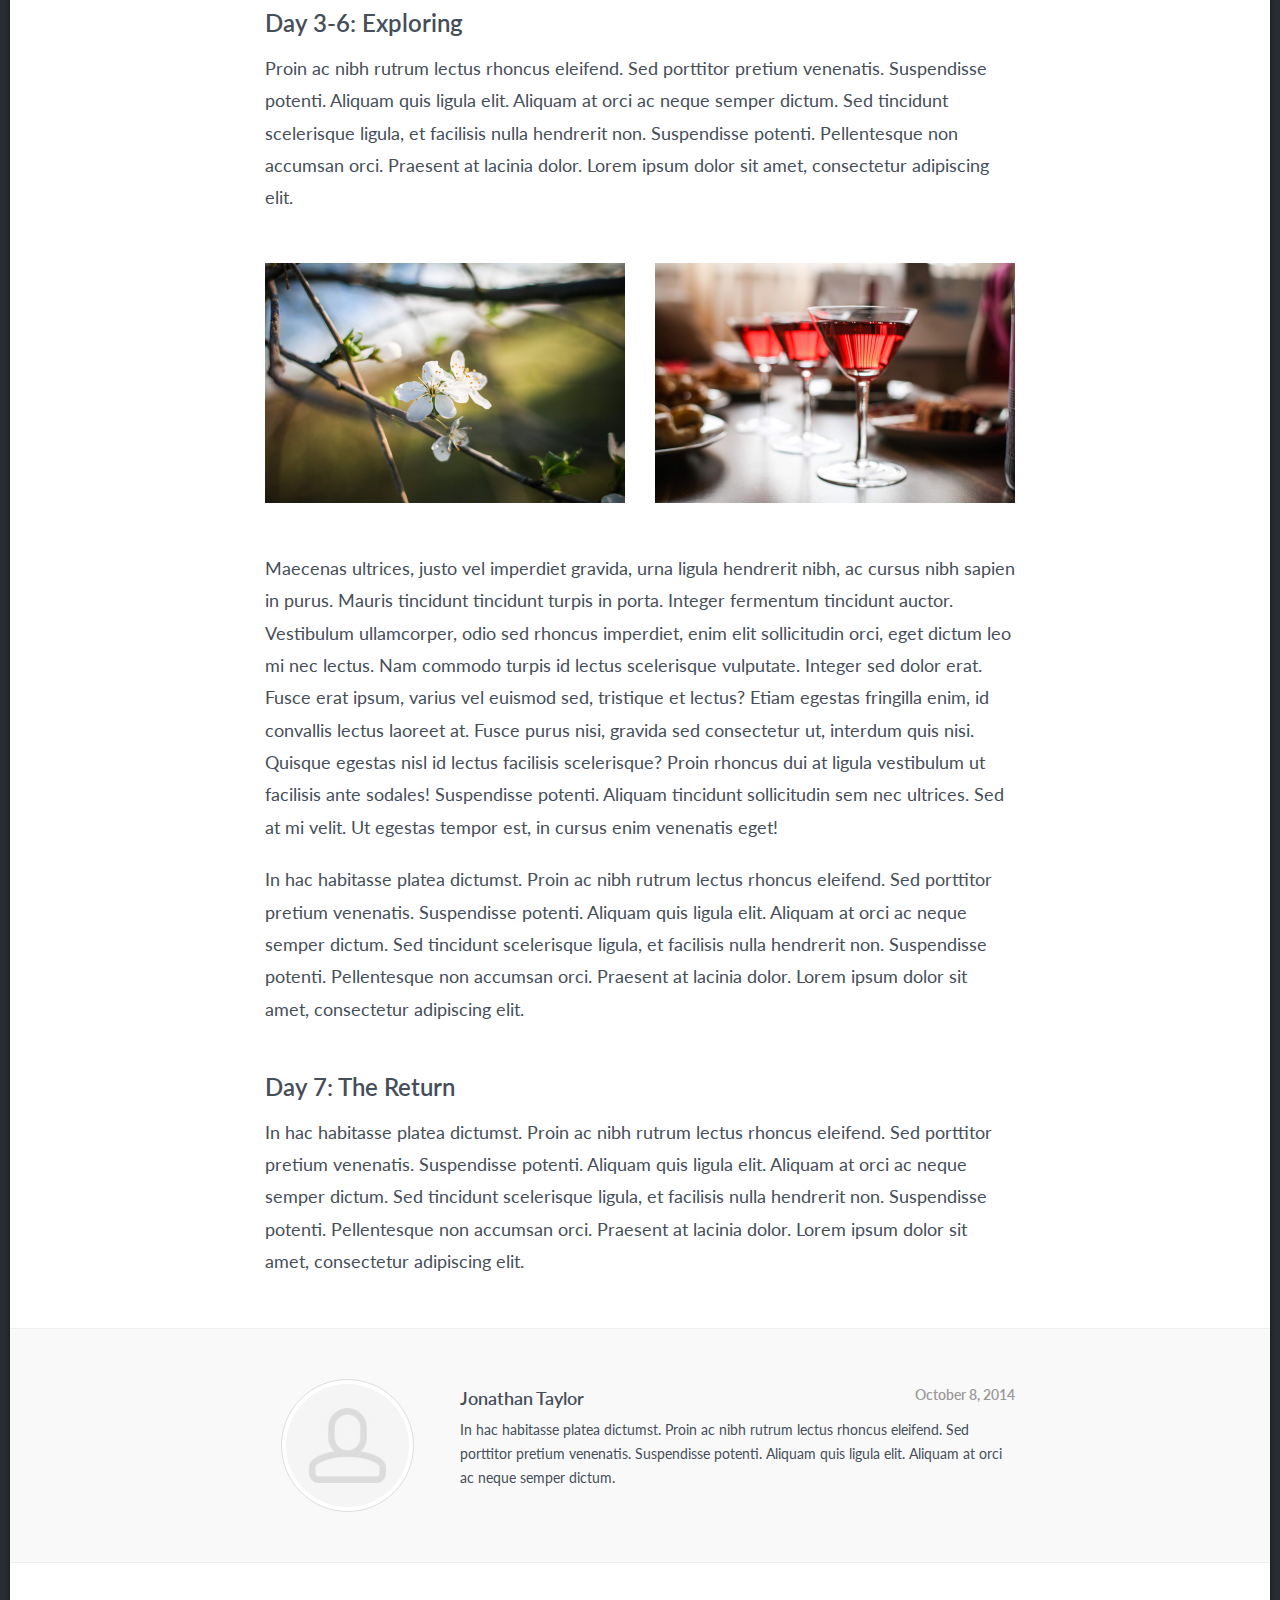
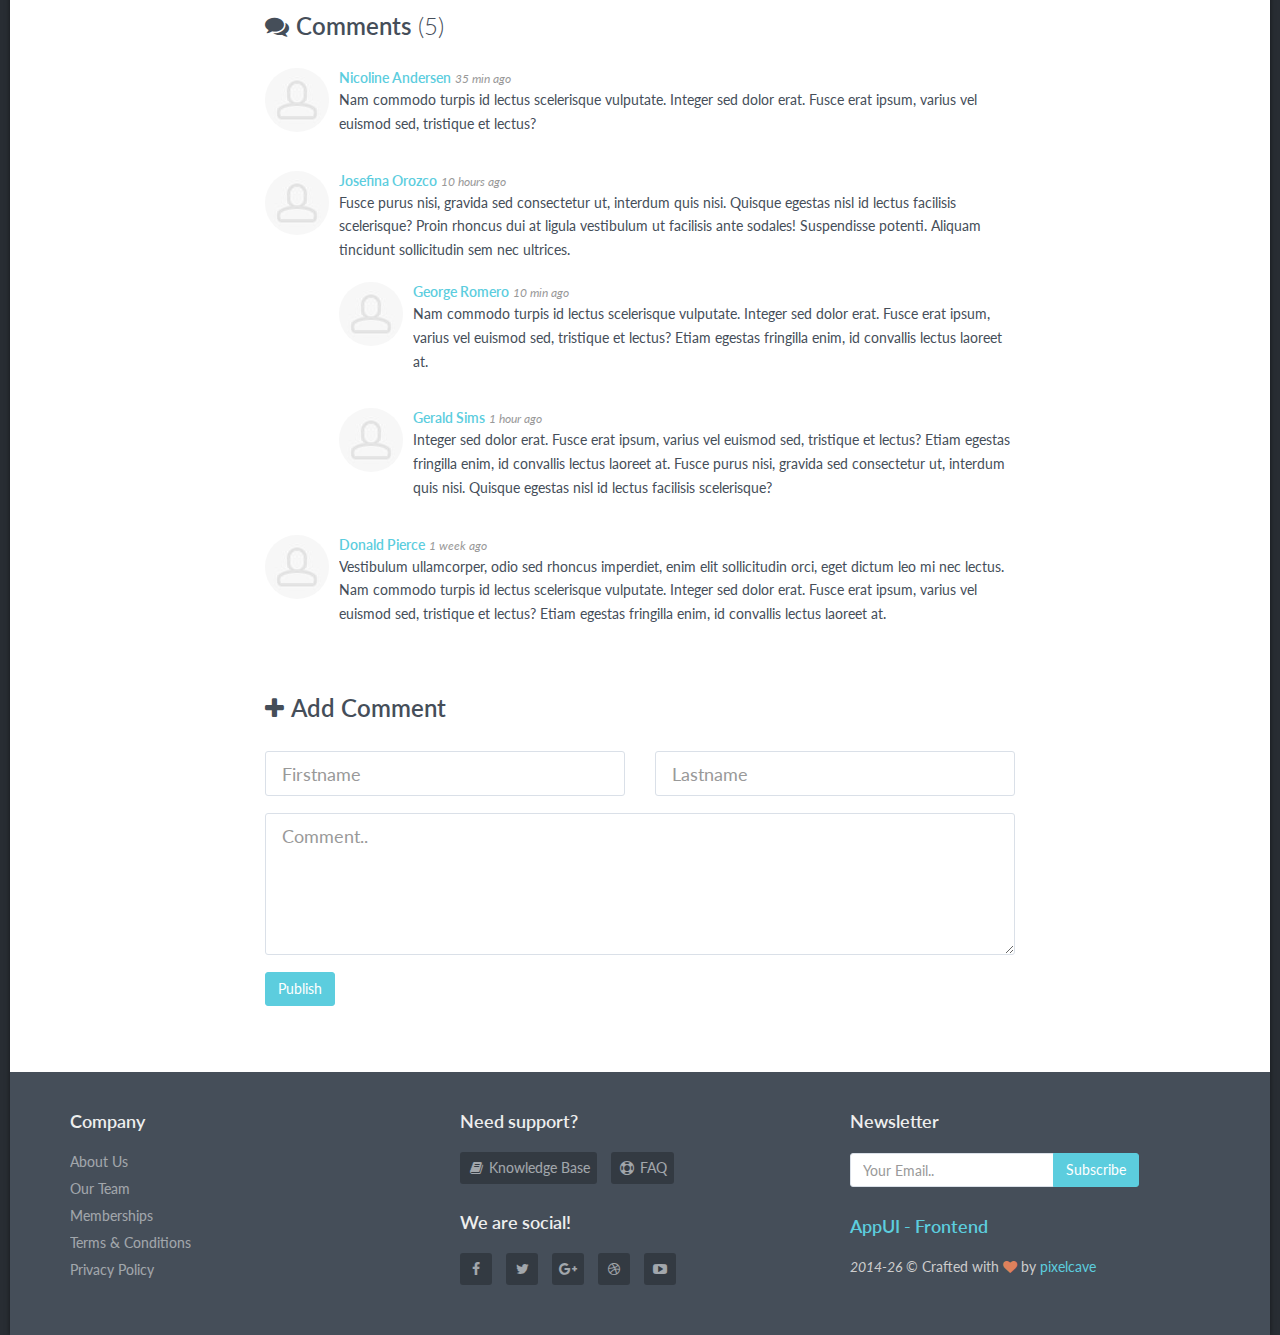
<file: tema/blog_post.html>
<!DOCTYPE html>
<!--[if IE 9]>         <html class="no-js lt-ie10" lang="en"> <![endif]-->
<!--[if gt IE 9]><!--> <html class="no-js" lang="en"> <!--<![endif]-->
    <head>
        <meta charset="utf-8">

        <title>AppUI Frontend - Responsive Bootstrap Site Template</title>

        <meta name="description" content="AppUI Frontend is a Responsive Bootstrap Site Template created by pixelcave and added as a bonus in AppUI Admin Template package">
        <meta name="author" content="pixelcave">
        <meta name="robots" content="noindex, nofollow">

        <meta name="viewport" content="width=device-width, initial-scale=1.0, maximum-scale=1.0, user-scalable=no">

        <!-- Icons -->
        <!-- The following icons can be replaced with your own, they are used by desktop and mobile browsers -->
        <link rel="shortcut icon" href="img/favicon.png">
        <link rel="apple-touch-icon" href="img/icon57.png" sizes="57x57">
        <link rel="apple-touch-icon" href="img/icon72.png" sizes="72x72">
        <link rel="apple-touch-icon" href="img/icon76.png" sizes="76x76">
        <link rel="apple-touch-icon" href="img/icon114.png" sizes="114x114">
        <link rel="apple-touch-icon" href="img/icon120.png" sizes="120x120">
        <link rel="apple-touch-icon" href="img/icon144.png" sizes="144x144">
        <link rel="apple-touch-icon" href="img/icon152.png" sizes="152x152">
        <link rel="apple-touch-icon" href="img/icon180.png" sizes="180x180">
        <!-- END Icons -->

        <!-- Stylesheets -->
        <!-- Bootstrap is included in its original form, unaltered -->
        <link rel="stylesheet" href="css/bootstrap.min.css">

        <!-- Related styles of various icon packs and plugins -->
        <link rel="stylesheet" href="css/plugins.css">

        <!-- The main stylesheet of this template. All Bootstrap overwrites are defined in here -->
        <link rel="stylesheet" href="css/main.css">

        <!-- The themes stylesheet of this template (for using specific theme color in individual elements - must included last) -->
        <link rel="stylesheet" href="css/themes.css">
        <!-- END Stylesheets -->

        <!-- Modernizr (browser feature detection library) -->
        <script src="js/vendor/modernizr-3.3.1.min.js"></script>
    </head>
    <body>
        <!-- Page Container -->
        <!-- In the PHP version you can set the following options from inc/config file -->
        <!-- 'boxed' class for a boxed layout -->
        <div id="page-container" class="boxed">
            <!-- Site Header -->
            <header>
                <div class="container">
                    <!-- Site Logo -->
                    <a href="index.html" class="site-logo">
                        <i class="fa fa-cube"></i> App<strong>UI</strong>
                    </a>
                    <!-- END Site Logo -->

                    <!-- Site Navigation -->
                    <nav>
                        <!-- Menu Toggle -->
                        <!-- Toggles menu on small screens -->
                        <a href="javascript:void(0)" class="btn btn-default site-menu-toggle visible-xs visible-sm">Menu</a>
                        <!-- END Menu Toggle -->

                        <!-- Main Menu -->
                        <ul class="site-nav">
                            <li>
                                <a href="index.html">Welcome</a>
                            </li>
                            <li>
                                <a href="features.html">Features</a>
                            </li>
                            <li>
                                <a href="pricing.html">Pricing</a>
                            </li>
                            <li>
                                <a href="contact.html">Contact</a>
                            </li>
                            <li>
                                <a href="ui.html">UI</a>
                            </li>
                            <li class="active">
                                <a href="javascript:void(0)" class="site-nav-sub"><i class="fa fa-angle-down site-nav-arrow"></i>Pages</a>
                                <ul>
                                    <li>
                                        <a href="blog.html">Blog</a>
                                    </li>
                                    <li>
                                        <a href="blog_post.html" class="active">Blog Post</a>
                                    </li>
                                    <li>
                                        <a href="portfolio.html">Portfolio</a>
                                    </li>
                                    <li>
                                        <a href="project.html">Project</a>
                                    </li>
                                    <li>
                                        <a href="team.html">Team</a>
                                    </li>
                                    <li>
                                        <a href="faq.html">FAQ</a>
                                    </li>
                                    <li>
                                        <a href="jobs.html">Jobs</a>
                                    </li>
                                    <li>
                                        <a href="search_results.html">Search Results</a>
                                    </li>
                                    <li>
                                        <a href="page_scroller.html">Page Scroller</a>
                                    </li>
                                </ul>
                            </li>
                            <li>
                                <a href="http://demo.pixelcave.com/appui" class="featured">Get Started <i class="fa fa-arrow-right"></i></a>
                            </li>
                        </ul>
                        <!-- END Main Menu -->
                    </nav>
                    <!-- END Site Navigation -->
                </div>
            </header>
            <!-- END Site Header -->

            <!-- Intro -->
            <div class="media-container">
                <section class="site-section site-section-top site-section-light">
                    <div class="container">
                        <h1><strong>The autumn trip that changed my life</strong></h1>
                        <h2 class="text-light-op hidden-xs"><strong>It changed the way I think</strong></h2>
                    </div>
                </section>

                <!-- For best results use an image with a resolution of 1260x280 pixels -->
                <img src="img/placeholders/headers/blog_post.jpg" alt="" class="media-image">
            </div>
            <!-- END Intro -->

            <!-- Post -->
            <section class="site-content site-section border-bottom">
                <div class="container">
                    <div class="row">
                        <div class="col-md-8 col-md-offset-2">
                            <article class="site-block">
                                <h3 class="push-top"><strong>Day 1: Preparation</strong></h3>
                                <p>Mauris tincidunt tincidunt turpis in porta. Integer fermentum tincidunt auctor. Vestibulum ullamcorper, odio sed rhoncus imperdiet, enim elit sollicitudin orci, eget dictum leo mi nec lectus. Nam commodo turpis id lectus scelerisque vulputate. Integer sed dolor erat. Fusce erat ipsum, varius vel euismod sed, tristique et lectus? Etiam egestas fringilla enim, id convallis lectus laoreet at. Fusce purus nisi, gravida sed consectetur ut, interdum quis nisi. Quisque egestas nisl id lectus facilisis scelerisque? Proin rhoncus dui at ligula vestibulum ut facilisis ante sodales! Suspendisse potenti. Aliquam tincidunt sollicitudin sem nec ultrices. Sed at mi velit. Ut egestas tempor est, in cursus enim venenatis eget! Nulla quis ligula ipsum.</p>
                                <h3 class="push-top"><strong>Day 2: Road trip</strong></h3>
                                <p>Donec lacinia venenatis metus at bibendum? In hac habitasse platea dictumst. Proin ac nibh rutrum lectus rhoncus eleifend. Sed porttitor pretium venenatis. Suspendisse potenti. Aliquam quis ligula elit. Aliquam at orci ac neque semper dictum. Sed tincidunt scelerisque ligula, et facilisis nulla hendrerit non. Suspendisse potenti. Pellentesque non accumsan orci. Praesent at lacinia dolor. Lorem ipsum dolor sit amet, consectetur adipiscing elit.</p>
                                <div class="row push-top-bottom">
                                    <div class="col-xs-6">
                                        <a href="img/placeholders/photos/photo9.jpg" data-toggle="lightbox-image" title="Image 1 Description">
                                            <img src="img/placeholders/photos/photo9.jpg" alt="" class="img-responsive center-block">
                                        </a>
                                    </div>
                                    <div class="col-xs-6">
                                        <a href="img/placeholders/photos/photo10.jpg" data-toggle="lightbox-image" title="Image 2 Description">
                                            <img src="img/placeholders/photos/photo10.jpg" alt="" class="img-responsive center-block">
                                        </a>
                                    </div>
                                </div>
                                <p>Maecenas ultrices, justo vel imperdiet gravida, urna ligula hendrerit nibh, ac cursus nibh sapien in purus. Mauris tincidunt tincidunt turpis in porta. Integer fermentum tincidunt auctor. Vestibulum ullamcorper, odio sed rhoncus imperdiet, enim elit sollicitudin orci, eget dictum leo mi nec lectus. Nam commodo turpis id lectus scelerisque vulputate. Integer sed dolor erat. Fusce erat ipsum, varius vel euismod sed, tristique et lectus? Etiam egestas fringilla enim, id convallis lectus laoreet at. Fusce purus nisi, gravida sed consectetur ut, interdum quis nisi. Quisque egestas nisl id lectus facilisis scelerisque? Proin rhoncus dui at ligula vestibulum ut facilisis ante sodales! Suspendisse potenti. Aliquam tincidunt sollicitudin sem nec ultrices. Sed at mi velit. Ut egestas tempor est, in cursus enim venenatis eget! Nulla quis ligula ipsum.</p>
                                <h3 class="push-top"><strong>Day 3-6: Exploring</strong></h3>
                                <p>Proin ac nibh rutrum lectus rhoncus eleifend. Sed porttitor pretium venenatis. Suspendisse potenti. Aliquam quis ligula elit. Aliquam at orci ac neque semper dictum. Sed tincidunt scelerisque ligula, et facilisis nulla hendrerit non. Suspendisse potenti. Pellentesque non accumsan orci. Praesent at lacinia dolor. Lorem ipsum dolor sit amet, consectetur adipiscing elit.</p>
                                <div class="row push-top-bottom">
                                    <div class="col-xs-6">
                                        <a href="img/placeholders/photos/photo13.jpg" data-toggle="lightbox-image" title="Image 3 Description">
                                            <img src="img/placeholders/photos/photo13.jpg" alt="" class="img-responsive center-block">
                                        </a>
                                    </div>
                                    <div class="col-xs-6">
                                        <a href="img/placeholders/photos/photo12.jpg" data-toggle="lightbox-image" title="Image 4 Description">
                                            <img src="img/placeholders/photos/photo12.jpg" alt="" class="img-responsive center-block">
                                        </a>
                                    </div>
                                </div>
                                <p>Maecenas ultrices, justo vel imperdiet gravida, urna ligula hendrerit nibh, ac cursus nibh sapien in purus. Mauris tincidunt tincidunt turpis in porta. Integer fermentum tincidunt auctor. Vestibulum ullamcorper, odio sed rhoncus imperdiet, enim elit sollicitudin orci, eget dictum leo mi nec lectus. Nam commodo turpis id lectus scelerisque vulputate. Integer sed dolor erat. Fusce erat ipsum, varius vel euismod sed, tristique et lectus? Etiam egestas fringilla enim, id convallis lectus laoreet at. Fusce purus nisi, gravida sed consectetur ut, interdum quis nisi. Quisque egestas nisl id lectus facilisis scelerisque? Proin rhoncus dui at ligula vestibulum ut facilisis ante sodales! Suspendisse potenti. Aliquam tincidunt sollicitudin sem nec ultrices. Sed at mi velit. Ut egestas tempor est, in cursus enim venenatis eget!</p>
                                <p>In hac habitasse platea dictumst. Proin ac nibh rutrum lectus rhoncus eleifend. Sed porttitor pretium venenatis. Suspendisse potenti. Aliquam quis ligula elit. Aliquam at orci ac neque semper dictum. Sed tincidunt scelerisque ligula, et facilisis nulla hendrerit non. Suspendisse potenti. Pellentesque non accumsan orci. Praesent at lacinia dolor. Lorem ipsum dolor sit amet, consectetur adipiscing elit.</p>
                                <h3 class="push-top"><strong>Day 7: The Return</strong></h3>
                                <p>In hac habitasse platea dictumst. Proin ac nibh rutrum lectus rhoncus eleifend. Sed porttitor pretium venenatis. Suspendisse potenti. Aliquam quis ligula elit. Aliquam at orci ac neque semper dictum. Sed tincidunt scelerisque ligula, et facilisis nulla hendrerit non. Suspendisse potenti. Pellentesque non accumsan orci. Praesent at lacinia dolor. Lorem ipsum dolor sit amet, consectetur adipiscing elit.</p>
                            </article>
                        </div>
                    </div>
                </div>
            </section>
            <!-- END Post -->

            <!-- Author -->
            <section class="site-content site-section border-bottom themed-background-muted">
                <div class="container">
                    <div class="row row-items">
                        <div class="col-md-2 col-md-offset-2 text-center">
                            <img src="img/placeholders/avatars/avatar2@2x.jpg" alt="" class="img-circle img-thumbnail img-thumbnail-avatar-2x">
                        </div>
                        <div class="col-md-6">
                            <h4>
                                <small class="pull-right"><strong>October 8, 2014</strong></small>
                                <strong>Jonathan Taylor</strong>
                            </h4>
                            <p>In hac habitasse platea dictumst. Proin ac nibh rutrum lectus rhoncus eleifend. Sed porttitor pretium venenatis. Suspendisse potenti. Aliquam quis ligula elit. Aliquam at orci ac neque semper dictum.</p>
                        </div>
                    </div>
                </div>
            </section>
            <!-- END Author -->

            <!-- Comments -->
            <section class="site-content site-section">
                <div class="container">
                    <div class="row row-items">
                        <div class="col-md-8 col-md-offset-2">
                            <!-- All Comments -->
                            <h2 class="site-heading h3"><i class="fa fa-comments"></i> <strong>Comments</strong> (5)</h2>
                            <ul class="media-list site-block">
                                <li class="media">
                                    <a href="javascript:void(0)" class="pull-left">
                                        <img src="img/placeholders/avatars/avatar12.jpg" alt="Avatar" class="img-circle">
                                    </a>
                                    <div class="media-body">
                                        <a href="javascript:void(0)"><strong>Nicoline Andersen</strong></a>
                                        <span class="text-muted"><small><em>35 min ago</em></small></span>
                                        <p>Nam commodo turpis id lectus scelerisque vulputate. Integer sed dolor erat. Fusce erat ipsum, varius vel euismod sed, tristique et lectus?</p>
                                    </div>
                                </li>
                                <li class="media">
                                    <a href="javascript:void(0)" class="pull-left">
                                        <img src="img/placeholders/avatars/avatar13.jpg" alt="Avatar" class="img-circle">
                                    </a>
                                    <div class="media-body">
                                        <a href="javascript:void(0)"><strong>Josefina Orozco</strong></a>
                                        <span class="text-muted"><small><em>10 hours ago</em></small></span>
                                        <p>Fusce purus nisi, gravida sed consectetur ut, interdum quis nisi. Quisque egestas nisl id lectus facilisis scelerisque? Proin rhoncus dui at ligula vestibulum ut facilisis ante sodales! Suspendisse potenti. Aliquam tincidunt sollicitudin sem nec ultrices.</p>
                                        <ul class="media-list">
                                            <li class="media">
                                                <a href="javascript:void(0)" class="pull-left">
                                                    <img src="img/placeholders/avatars/avatar15.jpg" alt="Avatar" class="img-circle">
                                                </a>
                                                <div class="media-body">
                                                    <a href="javascript:void(0)"><strong>George Romero</strong></a>
                                                    <span class="text-muted"><small><em>10 min ago</em></small></span>
                                                    <p>Nam commodo turpis id lectus scelerisque vulputate. Integer sed dolor erat. Fusce erat ipsum, varius vel euismod sed, tristique et lectus? Etiam egestas fringilla enim, id convallis lectus laoreet at.</p>
                                                </div>
                                            </li>
                                            <li class="media">
                                                <a href="javascript:void(0)" class="pull-left">
                                                    <img src="img/placeholders/avatars/avatar14.jpg" alt="Avatar" class="img-circle">
                                                </a>
                                                <div class="media-body">
                                                    <a href="javascript:void(0)"><strong>Gerald Sims</strong></a>
                                                    <span class="text-muted"><small><em>1 hour ago</em></small></span>
                                                    <p>Integer sed dolor erat. Fusce erat ipsum, varius vel euismod sed, tristique et lectus? Etiam egestas fringilla enim, id convallis lectus laoreet at. Fusce purus nisi, gravida sed consectetur ut, interdum quis nisi. Quisque egestas nisl id lectus facilisis scelerisque?</p>
                                                </div>
                                            </li>
                                        </ul>
                                    </div>
                                </li>
                                <li class="media">
                                    <a href="javascript:void(0)" class="pull-left">
                                        <img src="img/placeholders/avatars/avatar7.jpg" alt="Avatar" class="img-circle">
                                    </a>
                                    <div class="media-body">
                                        <a href="javascript:void(0)"><strong>Donald Pierce</strong></a>
                                        <span class="text-muted"><small><em>1 week ago</em></small></span>
                                        <p>Vestibulum ullamcorper, odio sed rhoncus imperdiet, enim elit sollicitudin orci, eget dictum leo mi nec lectus. Nam commodo turpis id lectus scelerisque vulputate. Integer sed dolor erat. Fusce erat ipsum, varius vel euismod sed, tristique et lectus? Etiam egestas fringilla enim, id convallis lectus laoreet at.</p>
                                    </div>
                                </li>
                            </ul>
                            <!-- END All Comments -->

                            <!-- Add Comment -->
                            <h2 class="site-heading h3"><i class="fa fa-plus"></i> <strong>Add Comment</strong></h2>
                            <form action="blog_post.html" method="post" class="form-horizontal" onsubmit="return false;">
                                <div class="form-group">
                                    <div class="col-xs-6">
                                        <input type="text" id="blog-post-firstname" name="blog-post-firstname" class="form-control input-lg" placeholder="Firstname">
                                    </div>
                                    <div class="col-xs-6">
                                        <input type="text" id="blog-post-lastname" name="blog-post-lastname" class="form-control input-lg" placeholder="Lastname">
                                    </div>
                                </div>
                                <div class="form-group">
                                    <div class="col-xs-12">
                                        <textarea id="blog-post-comment" name="blog-post-comment" class="form-control input-lg" rows="5" placeholder="Comment.."></textarea>
                                    </div>
                                </div>
                                <div class="form-group">
                                    <div class="col-xs-12">
                                        <button type="submit" class="btn btn-effect-ripple btn-primary">Publish</button>
                                    </div>
                                </div>
                            </form>
                            <!-- END Add Comment -->
                        </div>
                    </div>
                </div>
            </section>
            <!-- END Comments -->

            <!-- Footer -->
            <footer class="site-footer site-section site-section-light">
                <div class="container">
                    <!-- Footer Links -->
                    <div class="row">
                        <div class="col-sm-4">
                            <h4 class="footer-heading">Company</h4>
                            <ul class="footer-nav ul-breath list-unstyled">
                                <li><a href="javascript:void(0)">About Us</a></li>
                                <li><a href="javascript:void(0)">Our Team</a></li>
                                <li><a href="javascript:void(0)">Memberships</a></li>
                                <li><a href="javascript:void(0)">Terms &amp; Conditions</a></li>
                                <li><a href="javascript:void(0)">Privacy Policy</a></li>
                            </ul>
                        </div>
                        <div class="col-sm-4">
                            <h4 class="footer-heading">Need support?</h4>
                            <ul class="footer-nav footer-nav-links list-inline">
                                <li><a href="javascript:void(0)"><i class="fa fa-fw fa-book"></i> Knowledge Base</a></li>
                                <li><a href="javascript:void(0)"><i class="fa fa-fw fa-support"></i> FAQ</a></li>
                            </ul>
                            <h4 class="footer-heading">We are social!</h4>
                            <ul class="footer-nav footer-nav-links list-inline">
                                <li><a href="javascript:void(0)" class="social-facebook" data-toggle="tooltip" title="Like our Facebook page"><i class="fa fa-fw fa-facebook"></i></a></li>
                                <li><a href="javascript:void(0)" class="social-twitter" data-toggle="tooltip" title="Follow us on Twitter"><i class="fa fa-fw fa-twitter"></i></a></li>
                                <li><a href="javascript:void(0)" class="social-google-plus" data-toggle="tooltip" title="Like our Google+ page"><i class="fa fa-fw fa-google-plus"></i></a></li>
                                <li><a href="javascript:void(0)" class="social-dribbble" data-toggle="tooltip" title="Follow us on Dribbble"><i class="fa fa-fw fa-dribbble"></i></a></li>
                                <li><a href="javascript:void(0)" class="social-youtube" data-toggle="tooltip" title="Subscribe to our Youtube channel"><i class="fa fa-fw fa-youtube-play"></i></a></li>
                            </ul>
                        </div>
                        <div class="col-sm-4">
                            <h4 class="footer-heading">Newsletter</h4>
                            <form action="index.html" method="post" class="form-inline" onsubmit="return false;">
                                <div class="form-group">
                                    <label class="sr-only" for="register-email">Your Email</label>
                                    <div class="input-group">
                                        <input type="email" id="register-email" name="register-email" class="form-control" placeholder="Your Email..">
                                        <span class="input-group-btn">
                                            <button type="submit" class="btn btn-primary">Subscribe</button>
                                        </span>
                                    </div>
                                </div>
                            </form>
                            <h4 class="footer-heading"><a href="http://goo.gl/RcsdAh">AppUI - Frontend</a></h4>
                            <em><span id="year-copy"></span></em> &copy; Crafted with <i class="fa fa-heart text-danger"></i> by <a href="http://goo.gl/vNS3I">pixelcave</a>
                        </div>
                    </div>
                    <!-- END Footer Links -->
                </div>
            </footer>
            <!-- END Footer -->
        </div>
        <!-- END Page Container -->

        <!-- Scroll to top link, initialized in js/app.js - scrollToTop() -->
        <a href="#" id="to-top"><i class="fa fa-arrow-up"></i></a>

        <!-- jQuery, Bootstrap, jQuery plugins and Custom JS code -->
        <script src="js/vendor/jquery-2.2.4.min.js"></script>
        <script src="js/vendor/bootstrap.min.js"></script>
        <script src="js/plugins.js"></script>
        <script src="js/app.js"></script>
    </body>
</html>
</file>
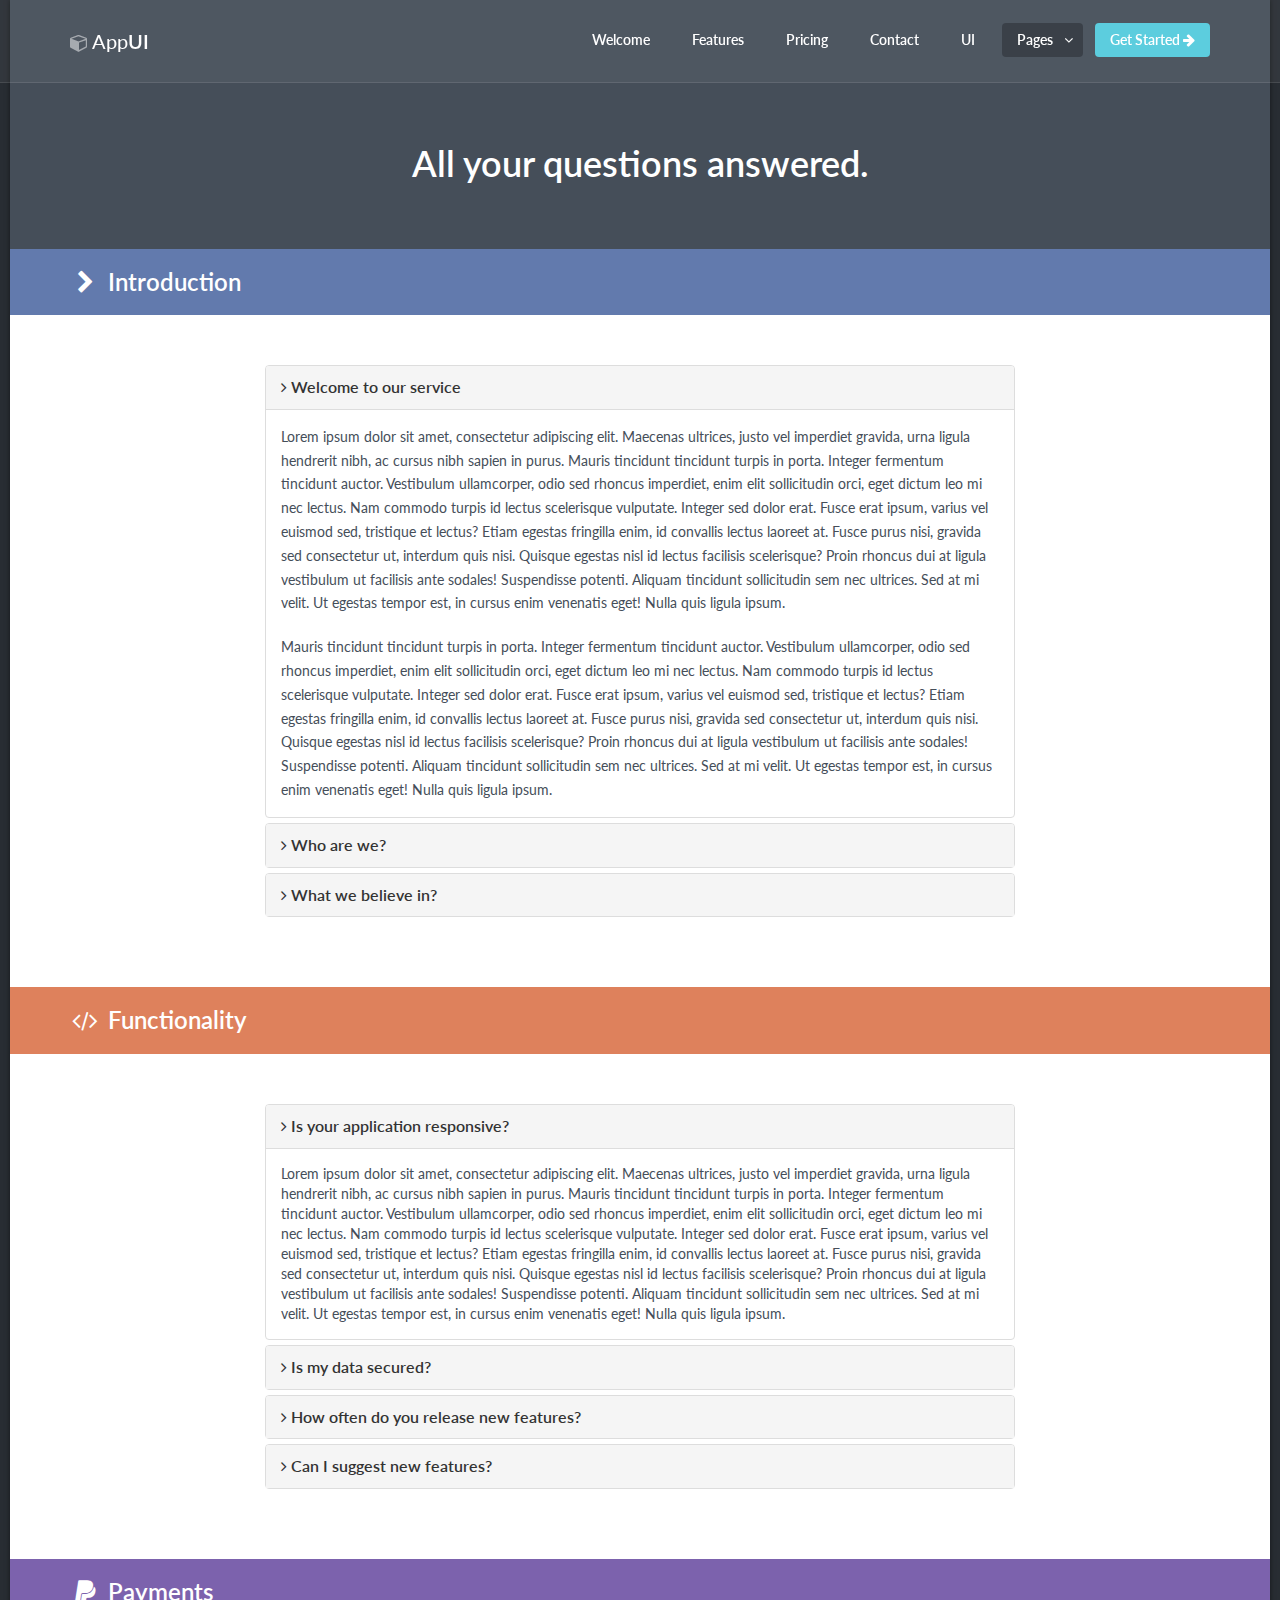
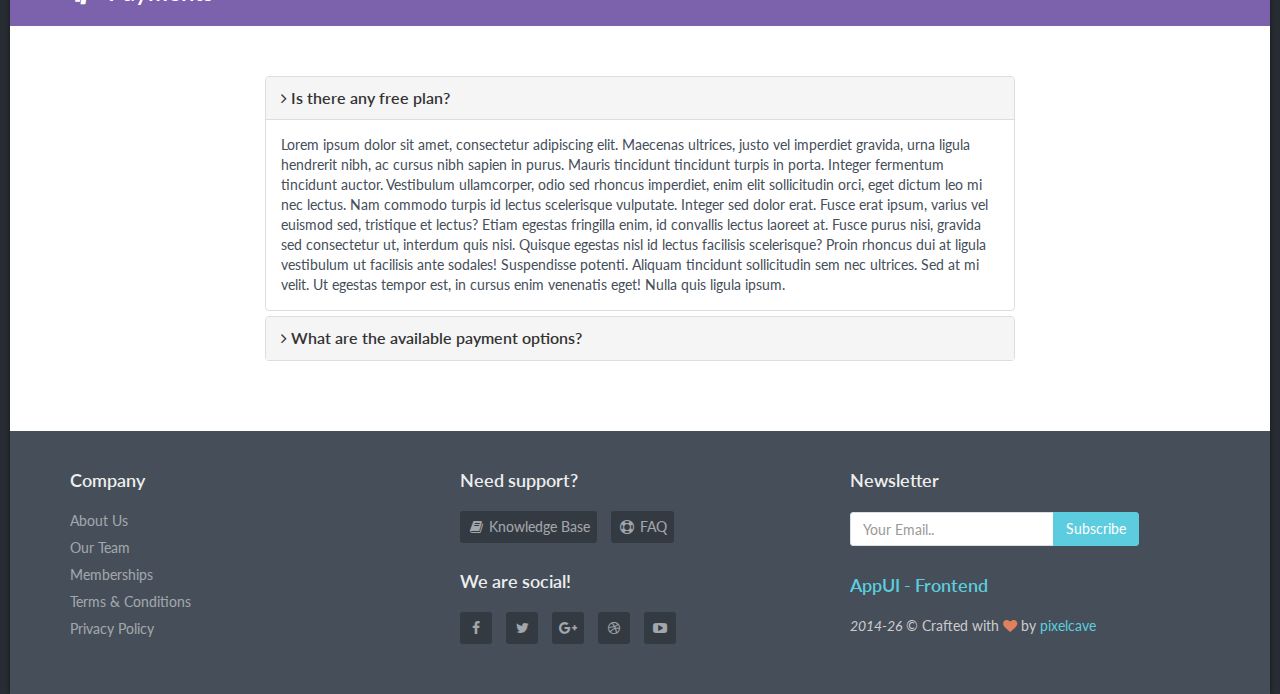
<file: tema/faq.html>
<!DOCTYPE html>
<!--[if IE 9]>         <html class="no-js lt-ie10" lang="en"> <![endif]-->
<!--[if gt IE 9]><!--> <html class="no-js" lang="en"> <!--<![endif]-->
    <head>
        <meta charset="utf-8">

        <title>AppUI Frontend - Responsive Bootstrap Site Template</title>

        <meta name="description" content="AppUI Frontend is a Responsive Bootstrap Site Template created by pixelcave and added as a bonus in AppUI Admin Template package">
        <meta name="author" content="pixelcave">
        <meta name="robots" content="noindex, nofollow">

        <meta name="viewport" content="width=device-width, initial-scale=1.0, maximum-scale=1.0, user-scalable=no">

        <!-- Icons -->
        <!-- The following icons can be replaced with your own, they are used by desktop and mobile browsers -->
        <link rel="shortcut icon" href="img/favicon.png">
        <link rel="apple-touch-icon" href="img/icon57.png" sizes="57x57">
        <link rel="apple-touch-icon" href="img/icon72.png" sizes="72x72">
        <link rel="apple-touch-icon" href="img/icon76.png" sizes="76x76">
        <link rel="apple-touch-icon" href="img/icon114.png" sizes="114x114">
        <link rel="apple-touch-icon" href="img/icon120.png" sizes="120x120">
        <link rel="apple-touch-icon" href="img/icon144.png" sizes="144x144">
        <link rel="apple-touch-icon" href="img/icon152.png" sizes="152x152">
        <link rel="apple-touch-icon" href="img/icon180.png" sizes="180x180">
        <!-- END Icons -->

        <!-- Stylesheets -->
        <!-- Bootstrap is included in its original form, unaltered -->
        <link rel="stylesheet" href="css/bootstrap.min.css">

        <!-- Related styles of various icon packs and plugins -->
        <link rel="stylesheet" href="css/plugins.css">

        <!-- The main stylesheet of this template. All Bootstrap overwrites are defined in here -->
        <link rel="stylesheet" href="css/main.css">

        <!-- The themes stylesheet of this template (for using specific theme color in individual elements - must included last) -->
        <link rel="stylesheet" href="css/themes.css">
        <!-- END Stylesheets -->

        <!-- Modernizr (browser feature detection library) -->
        <script src="js/vendor/modernizr-3.3.1.min.js"></script>
    </head>
    <body>
        <!-- Page Container -->
        <!-- In the PHP version you can set the following options from inc/config file -->
        <!-- 'boxed' class for a boxed layout -->
        <div id="page-container" class="boxed">
            <!-- Site Header -->
            <header>
                <div class="container">
                    <!-- Site Logo -->
                    <a href="index.html" class="site-logo">
                        <i class="fa fa-cube"></i> App<strong>UI</strong>
                    </a>
                    <!-- END Site Logo -->

                    <!-- Site Navigation -->
                    <nav>
                        <!-- Menu Toggle -->
                        <!-- Toggles menu on small screens -->
                        <a href="javascript:void(0)" class="btn btn-default site-menu-toggle visible-xs visible-sm">Menu</a>
                        <!-- END Menu Toggle -->

                        <!-- Main Menu -->
                        <ul class="site-nav">
                            <li>
                                <a href="index.html">Welcome</a>
                            </li>
                            <li>
                                <a href="features.html">Features</a>
                            </li>
                            <li>
                                <a href="pricing.html">Pricing</a>
                            </li>
                            <li>
                                <a href="contact.html">Contact</a>
                            </li>
                            <li>
                                <a href="ui.html">UI</a>
                            </li>
                            <li class="active">
                                <a href="javascript:void(0)" class="site-nav-sub"><i class="fa fa-angle-down site-nav-arrow"></i>Pages</a>
                                <ul>
                                    <li>
                                        <a href="blog.html">Blog</a>
                                    </li>
                                    <li>
                                        <a href="blog_post.html">Blog Post</a>
                                    </li>
                                    <li>
                                        <a href="portfolio.html">Portfolio</a>
                                    </li>
                                    <li>
                                        <a href="project.html">Project</a>
                                    </li>
                                    <li>
                                        <a href="team.html">Team</a>
                                    </li>
                                    <li>
                                        <a href="faq.html" class="active">FAQ</a>
                                    </li>
                                    <li>
                                        <a href="jobs.html">Jobs</a>
                                    </li>
                                    <li>
                                        <a href="search_results.html">Search Results</a>
                                    </li>
                                    <li>
                                        <a href="page_scroller.html">Page Scroller</a>
                                    </li>
                                </ul>
                            </li>
                            <li>
                                <a href="http://demo.pixelcave.com/appui" class="featured">Get Started <i class="fa fa-arrow-right"></i></a>
                            </li>
                        </ul>
                        <!-- END Main Menu -->
                    </nav>
                    <!-- END Site Navigation -->
                </div>
            </header>
            <!-- END Site Header -->

            <!-- Intro -->
            <section class="site-section site-section-top site-section-light themed-background-dark">
                <div class="container">
                    <h1 class="text-center animation-fadeInQuickInv"><strong>All your questions answered.</strong></h1>
                </div>
            </section>
            <!-- END Intro -->

            <!-- Intro Title -->
            <section class="site-content site-section-mini site-section-light themed-background-social">
                <div class="container">
                    <h2 class="site-heading h3 site-block">
                        <i class="fa fa-fw fa-chevron-right"></i> <strong>Introduction</strong>
                    </h2>
                </div>
            </section>
            <!-- END Intro Title -->

            <!-- Intro FAQ -->
            <section class="site-content site-section">
                <div class="container">
                    <div class="row site-block">
                        <div class="col-md-8 col-md-offset-2">
                            <div id="faq1" class="panel-group">
                                <div class="panel panel-default">
                                    <div class="panel-heading">
                                        <div class="panel-title">
                                            <i class="fa fa-angle-right"></i> <a class="accordion-toggle" data-toggle="collapse" data-parent="#faq1" href="#faq1_q1"><strong>Welcome to our service</strong></a>
                                        </div>
                                    </div>
                                    <div id="faq1_q1" class="panel-collapse collapse in">
                                        <div class="panel-body">
                                            <p>Lorem ipsum dolor sit amet, consectetur adipiscing elit. Maecenas ultrices, justo vel imperdiet gravida, urna ligula hendrerit nibh, ac cursus nibh sapien in purus. Mauris tincidunt tincidunt turpis in porta. Integer fermentum tincidunt auctor. Vestibulum ullamcorper, odio sed rhoncus imperdiet, enim elit sollicitudin orci, eget dictum leo mi nec lectus. Nam commodo turpis id lectus scelerisque vulputate. Integer sed dolor erat. Fusce erat ipsum, varius vel euismod sed, tristique et lectus? Etiam egestas fringilla enim, id convallis lectus laoreet at. Fusce purus nisi, gravida sed consectetur ut, interdum quis nisi. Quisque egestas nisl id lectus facilisis scelerisque? Proin rhoncus dui at ligula vestibulum ut facilisis ante sodales! Suspendisse potenti. Aliquam tincidunt sollicitudin sem nec ultrices. Sed at mi velit. Ut egestas tempor est, in cursus enim venenatis eget! Nulla quis ligula ipsum.</p>
                                            <p class="remove-margin">Mauris tincidunt tincidunt turpis in porta. Integer fermentum tincidunt auctor. Vestibulum ullamcorper, odio sed rhoncus imperdiet, enim elit sollicitudin orci, eget dictum leo mi nec lectus. Nam commodo turpis id lectus scelerisque vulputate. Integer sed dolor erat. Fusce erat ipsum, varius vel euismod sed, tristique et lectus? Etiam egestas fringilla enim, id convallis lectus laoreet at. Fusce purus nisi, gravida sed consectetur ut, interdum quis nisi. Quisque egestas nisl id lectus facilisis scelerisque? Proin rhoncus dui at ligula vestibulum ut facilisis ante sodales! Suspendisse potenti. Aliquam tincidunt sollicitudin sem nec ultrices. Sed at mi velit. Ut egestas tempor est, in cursus enim venenatis eget! Nulla quis ligula ipsum.</p>
                                        </div>
                                    </div>
                                </div>
                                <div class="panel panel-default">
                                    <div class="panel-heading">
                                        <div class="panel-title">
                                            <i class="fa fa-angle-right"></i> <a class="accordion-toggle" data-toggle="collapse" data-parent="#faq1" href="#faq1_q2"><strong>Who are we?</strong></a>
                                        </div>
                                    </div>
                                    <div id="faq1_q2" class="panel-collapse collapse">
                                        <div class="panel-body">
                                            <p>Lorem ipsum dolor sit amet, consectetur adipiscing elit. Maecenas ultrices, justo vel imperdiet gravida, urna ligula hendrerit nibh, ac cursus nibh sapien in purus.</p>
                                            <p class="remove-margin">Mauris tincidunt tincidunt turpis in porta. Integer fermentum tincidunt auctor. Vestibulum ullamcorper, odio sed rhoncus imperdiet, enim elit sollicitudin orci, eget dictum leo mi nec lectus. Nam commodo turpis id lectus scelerisque vulputate. Integer sed dolor erat. Fusce erat ipsum, varius vel euismod sed, tristique et lectus? Etiam egestas fringilla enim, id convallis lectus laoreet at. Fusce purus nisi, gravida sed consectetur ut, interdum quis nisi. Quisque egestas nisl id lectus facilisis scelerisque? Proin rhoncus dui at ligula vestibulum ut facilisis ante sodales! Suspendisse potenti. Aliquam tincidunt sollicitudin sem nec ultrices. Sed at mi velit. Ut egestas tempor est, in cursus enim venenatis eget! Nulla quis ligula ipsum.</p>
                                        </div>
                                    </div>
                                </div>
                                <div class="panel panel-default">
                                    <div class="panel-heading">
                                        <div class="panel-title">
                                            <i class="fa fa-angle-right"></i> <a class="accordion-toggle" data-toggle="collapse" data-parent="#faq1" href="#faq1_q3"><strong>What we believe in?</strong></a>
                                        </div>
                                    </div>
                                    <div id="faq1_q3" class="panel-collapse collapse">
                                        <div class="panel-body">Lorem ipsum dolor sit amet, consectetur adipiscing elit. Maecenas ultrices, justo vel imperdiet gravida, urna ligula hendrerit nibh, ac cursus nibh sapien in purus. Mauris tincidunt tincidunt turpis in porta. Integer fermentum tincidunt auctor. Vestibulum ullamcorper, odio sed rhoncus imperdiet, enim elit sollicitudin orci, eget dictum leo mi nec lectus. Nam commodo turpis id lectus scelerisque vulputate. Integer sed dolor erat. Fusce erat ipsum, varius vel euismod sed, tristique et lectus? Etiam egestas fringilla enim, id convallis lectus laoreet at. Fusce purus nisi, gravida sed consectetur ut, interdum quis nisi. Quisque egestas nisl id lectus facilisis scelerisque? Proin rhoncus dui at ligula vestibulum ut facilisis ante sodales! Suspendisse potenti. Aliquam tincidunt sollicitudin sem nec ultrices. Sed at mi velit. Ut egestas tempor est, in cursus enim venenatis eget! Nulla quis ligula ipsum.</div>
                                    </div>
                                </div>
                            </div>
                        </div>
                    </div>
                </div>
            </section>
            <!-- END Intro FAQ -->

            <!-- Functionality Title -->
            <section class="site-content site-section-mini site-section-light themed-background-danger">
                <div class="container">
                    <h2 class="site-heading h3 site-block">
                        <i class="fa fa-fw fa-code"></i> <strong>Functionality</strong>
                    </h2>
                </div>
            </section>
            <!-- END Functionality Title -->

            <!-- Functionality FAQ -->
            <section class="site-content site-section">
                <div class="container">
                    <div class="row site-block">
                        <div class="col-md-8 col-md-offset-2">
                            <div id="faq2" class="panel-group">
                                <div class="panel panel-default">
                                    <div class="panel-heading">
                                        <div class="panel-title">
                                            <i class="fa fa-angle-right"></i> <a class="accordion-toggle" data-toggle="collapse" data-parent="#faq2" href="#faq2_q1"><strong>Is your application responsive?</strong></a>
                                        </div>
                                    </div>
                                    <div id="faq2_q1" class="panel-collapse collapse in">
                                        <div class="panel-body">Lorem ipsum dolor sit amet, consectetur adipiscing elit. Maecenas ultrices, justo vel imperdiet gravida, urna ligula hendrerit nibh, ac cursus nibh sapien in purus. Mauris tincidunt tincidunt turpis in porta. Integer fermentum tincidunt auctor. Vestibulum ullamcorper, odio sed rhoncus imperdiet, enim elit sollicitudin orci, eget dictum leo mi nec lectus. Nam commodo turpis id lectus scelerisque vulputate. Integer sed dolor erat. Fusce erat ipsum, varius vel euismod sed, tristique et lectus? Etiam egestas fringilla enim, id convallis lectus laoreet at. Fusce purus nisi, gravida sed consectetur ut, interdum quis nisi. Quisque egestas nisl id lectus facilisis scelerisque? Proin rhoncus dui at ligula vestibulum ut facilisis ante sodales! Suspendisse potenti. Aliquam tincidunt sollicitudin sem nec ultrices. Sed at mi velit. Ut egestas tempor est, in cursus enim venenatis eget! Nulla quis ligula ipsum.</div>
                                    </div>
                                </div>
                                <div class="panel panel-default">
                                    <div class="panel-heading">
                                        <div class="panel-title">
                                            <i class="fa fa-angle-right"></i> <a class="accordion-toggle" data-toggle="collapse" data-parent="#faq2" href="#faq2_q2"><strong>Is my data secured?</strong></a>
                                        </div>
                                    </div>
                                    <div id="faq2_q2" class="panel-collapse collapse">
                                        <div class="panel-body">Lorem ipsum dolor sit amet, consectetur adipiscing elit. Maecenas ultrices, justo vel imperdiet gravida, urna ligula hendrerit nibh, ac cursus nibh sapien in purus. Mauris tincidunt tincidunt turpis in porta. Integer fermentum tincidunt auctor. Vestibulum ullamcorper, odio sed rhoncus imperdiet, enim elit sollicitudin orci, eget dictum leo mi nec lectus. Nam commodo turpis id lectus scelerisque vulputate. Integer sed dolor erat. Fusce erat ipsum, varius vel euismod sed, tristique et lectus? Etiam egestas fringilla enim, id convallis lectus laoreet at. Fusce purus nisi, gravida sed consectetur ut, interdum quis nisi. Quisque egestas nisl id lectus facilisis scelerisque? Proin rhoncus dui at ligula vestibulum ut facilisis ante sodales! Suspendisse potenti. Aliquam tincidunt sollicitudin sem nec ultrices. Sed at mi velit. Ut egestas tempor est, in cursus enim venenatis eget! Nulla quis ligula ipsum.</div>
                                    </div>
                                </div>
                                <div class="panel panel-default">
                                    <div class="panel-heading">
                                        <div class="panel-title">
                                            <i class="fa fa-angle-right"></i> <a class="accordion-toggle" data-toggle="collapse" data-parent="#faq2" href="#faq2_q3"><strong>How often do you release new features?</strong></a>
                                        </div>
                                    </div>
                                    <div id="faq2_q3" class="panel-collapse collapse">
                                        <div class="panel-body">Lorem ipsum dolor sit amet, consectetur adipiscing elit. Maecenas ultrices, justo vel imperdiet gravida, urna ligula hendrerit nibh, ac cursus nibh sapien in purus. Mauris tincidunt tincidunt turpis in porta. Integer fermentum tincidunt auctor. Vestibulum ullamcorper, odio sed rhoncus imperdiet, enim elit sollicitudin orci, eget dictum leo mi nec lectus. Nam commodo turpis id lectus scelerisque vulputate. Integer sed dolor erat. Fusce erat ipsum, varius vel euismod sed, tristique et lectus? Etiam egestas fringilla enim, id convallis lectus laoreet at. Fusce purus nisi, gravida sed consectetur ut, interdum quis nisi. Quisque egestas nisl id lectus facilisis scelerisque? Proin rhoncus dui at ligula vestibulum ut facilisis ante sodales! Suspendisse potenti. Aliquam tincidunt sollicitudin sem nec ultrices. Sed at mi velit. Ut egestas tempor est, in cursus enim venenatis eget! Nulla quis ligula ipsum.</div>
                                    </div>
                                </div>
                                <div class="panel panel-default">
                                    <div class="panel-heading">
                                        <div class="panel-title">
                                            <i class="fa fa-angle-right"></i> <a class="accordion-toggle" data-toggle="collapse" data-parent="#faq2" href="#faq2_q4"><strong>Can I suggest new features?</strong></a>
                                        </div>
                                    </div>
                                    <div id="faq2_q4" class="panel-collapse collapse">
                                        <div class="panel-body">Lorem ipsum dolor sit amet, consectetur adipiscing elit. Maecenas ultrices, justo vel imperdiet gravida, urna ligula hendrerit nibh, ac cursus nibh sapien in purus. Mauris tincidunt tincidunt turpis in porta. Integer fermentum tincidunt auctor. Vestibulum ullamcorper, odio sed rhoncus imperdiet, enim elit sollicitudin orci, eget dictum leo mi nec lectus. Nam commodo turpis id lectus scelerisque vulputate. Integer sed dolor erat. Fusce erat ipsum, varius vel euismod sed, tristique et lectus? Etiam egestas fringilla enim, id convallis lectus laoreet at. Fusce purus nisi, gravida sed consectetur ut, interdum quis nisi. Quisque egestas nisl id lectus facilisis scelerisque? Proin rhoncus dui at ligula vestibulum ut facilisis ante sodales! Suspendisse potenti. Aliquam tincidunt sollicitudin sem nec ultrices. Sed at mi velit. Ut egestas tempor est, in cursus enim venenatis eget! Nulla quis ligula ipsum.</div>
                                    </div>
                                </div>
                            </div>
                        </div>
                    </div>
                </div>
            </section>
            <!-- END Functionality FAQ -->

            <!-- Payments Title -->
            <section class="site-content site-section-mini site-section-light themed-background-amethyst">
                <div class="container">
                    <h2 class="site-heading h3 site-block">
                        <i class="fa fa-fw fa-paypal"></i> <strong>Payments</strong>
                    </h2>
                </div>
            </section>
            <!-- END Payments Title -->

            <!-- Payments FAQ -->
            <section class="site-content site-section">
                <div class="container">
                    <div class="row site-block">
                        <div class="col-md-8 col-md-offset-2">
                            <div id="faq3" class="panel-group">
                                <div class="panel panel-default">
                                    <div class="panel-heading">
                                        <div class="panel-title">
                                            <i class="fa fa-angle-right"></i> <a class="accordion-toggle" data-toggle="collapse" data-parent="#faq3" href="#faq3_q1"><strong>Is there any free plan?</strong></a>
                                        </div>
                                    </div>
                                    <div id="faq3_q1" class="panel-collapse collapse in">
                                        <div class="panel-body">Lorem ipsum dolor sit amet, consectetur adipiscing elit. Maecenas ultrices, justo vel imperdiet gravida, urna ligula hendrerit nibh, ac cursus nibh sapien in purus. Mauris tincidunt tincidunt turpis in porta. Integer fermentum tincidunt auctor. Vestibulum ullamcorper, odio sed rhoncus imperdiet, enim elit sollicitudin orci, eget dictum leo mi nec lectus. Nam commodo turpis id lectus scelerisque vulputate. Integer sed dolor erat. Fusce erat ipsum, varius vel euismod sed, tristique et lectus? Etiam egestas fringilla enim, id convallis lectus laoreet at. Fusce purus nisi, gravida sed consectetur ut, interdum quis nisi. Quisque egestas nisl id lectus facilisis scelerisque? Proin rhoncus dui at ligula vestibulum ut facilisis ante sodales! Suspendisse potenti. Aliquam tincidunt sollicitudin sem nec ultrices. Sed at mi velit. Ut egestas tempor est, in cursus enim venenatis eget! Nulla quis ligula ipsum.</div>
                                    </div>
                                </div>
                                <div class="panel panel-default">
                                    <div class="panel-heading">
                                        <div class="panel-title">
                                            <i class="fa fa-angle-right"></i> <a class="accordion-toggle" data-toggle="collapse" data-parent="#faq3" href="#faq3_q2"><strong>What are the available payment options?</strong></a>
                                        </div>
                                    </div>
                                    <div id="faq3_q2" class="panel-collapse collapse">
                                        <div class="panel-body">Lorem ipsum dolor sit amet, consectetur adipiscing elit. Maecenas ultrices, justo vel imperdiet gravida, urna ligula hendrerit nibh, ac cursus nibh sapien in purus. Mauris tincidunt tincidunt turpis in porta. Integer fermentum tincidunt auctor. Vestibulum ullamcorper, odio sed rhoncus imperdiet, enim elit sollicitudin orci, eget dictum leo mi nec lectus. Nam commodo turpis id lectus scelerisque vulputate. Integer sed dolor erat. Fusce erat ipsum, varius vel euismod sed, tristique et lectus? Etiam egestas fringilla enim, id convallis lectus laoreet at. Fusce purus nisi, gravida sed consectetur ut, interdum quis nisi. Quisque egestas nisl id lectus facilisis scelerisque? Proin rhoncus dui at ligula vestibulum ut facilisis ante sodales! Suspendisse potenti. Aliquam tincidunt sollicitudin sem nec ultrices. Sed at mi velit. Ut egestas tempor est, in cursus enim venenatis eget! Nulla quis ligula ipsum.</div>
                                    </div>
                                </div>
                            </div>
                        </div>
                    </div>
                </div>
            </section>
            <!-- END Payments FAQ -->

            <!-- Footer -->
            <footer class="site-footer site-section site-section-light">
                <div class="container">
                    <!-- Footer Links -->
                    <div class="row">
                        <div class="col-sm-4">
                            <h4 class="footer-heading">Company</h4>
                            <ul class="footer-nav ul-breath list-unstyled">
                                <li><a href="javascript:void(0)">About Us</a></li>
                                <li><a href="javascript:void(0)">Our Team</a></li>
                                <li><a href="javascript:void(0)">Memberships</a></li>
                                <li><a href="javascript:void(0)">Terms &amp; Conditions</a></li>
                                <li><a href="javascript:void(0)">Privacy Policy</a></li>
                            </ul>
                        </div>
                        <div class="col-sm-4">
                            <h4 class="footer-heading">Need support?</h4>
                            <ul class="footer-nav footer-nav-links list-inline">
                                <li><a href="javascript:void(0)"><i class="fa fa-fw fa-book"></i> Knowledge Base</a></li>
                                <li><a href="javascript:void(0)"><i class="fa fa-fw fa-support"></i> FAQ</a></li>
                            </ul>
                            <h4 class="footer-heading">We are social!</h4>
                            <ul class="footer-nav footer-nav-links list-inline">
                                <li><a href="javascript:void(0)" class="social-facebook" data-toggle="tooltip" title="Like our Facebook page"><i class="fa fa-fw fa-facebook"></i></a></li>
                                <li><a href="javascript:void(0)" class="social-twitter" data-toggle="tooltip" title="Follow us on Twitter"><i class="fa fa-fw fa-twitter"></i></a></li>
                                <li><a href="javascript:void(0)" class="social-google-plus" data-toggle="tooltip" title="Like our Google+ page"><i class="fa fa-fw fa-google-plus"></i></a></li>
                                <li><a href="javascript:void(0)" class="social-dribbble" data-toggle="tooltip" title="Follow us on Dribbble"><i class="fa fa-fw fa-dribbble"></i></a></li>
                                <li><a href="javascript:void(0)" class="social-youtube" data-toggle="tooltip" title="Subscribe to our Youtube channel"><i class="fa fa-fw fa-youtube-play"></i></a></li>
                            </ul>
                        </div>
                        <div class="col-sm-4">
                            <h4 class="footer-heading">Newsletter</h4>
                            <form action="index.html" method="post" class="form-inline" onsubmit="return false;">
                                <div class="form-group">
                                    <label class="sr-only" for="register-email">Your Email</label>
                                    <div class="input-group">
                                        <input type="email" id="register-email" name="register-email" class="form-control" placeholder="Your Email..">
                                        <span class="input-group-btn">
                                            <button type="submit" class="btn btn-primary">Subscribe</button>
                                        </span>
                                    </div>
                                </div>
                            </form>
                            <h4 class="footer-heading"><a href="http://goo.gl/RcsdAh">AppUI - Frontend</a></h4>
                            <em><span id="year-copy"></span></em> &copy; Crafted with <i class="fa fa-heart text-danger"></i> by <a href="http://goo.gl/vNS3I">pixelcave</a>
                        </div>
                    </div>
                    <!-- END Footer Links -->
                </div>
            </footer>
            <!-- END Footer -->
        </div>
        <!-- END Page Container -->

        <!-- Scroll to top link, initialized in js/app.js - scrollToTop() -->
        <a href="#" id="to-top"><i class="fa fa-arrow-up"></i></a>

        <!-- jQuery, Bootstrap, jQuery plugins and Custom JS code -->
        <script src="js/vendor/jquery-2.2.4.min.js"></script>
        <script src="js/vendor/bootstrap.min.js"></script>
        <script src="js/plugins.js"></script>
        <script src="js/app.js"></script>
    </body>
</html>
</file>
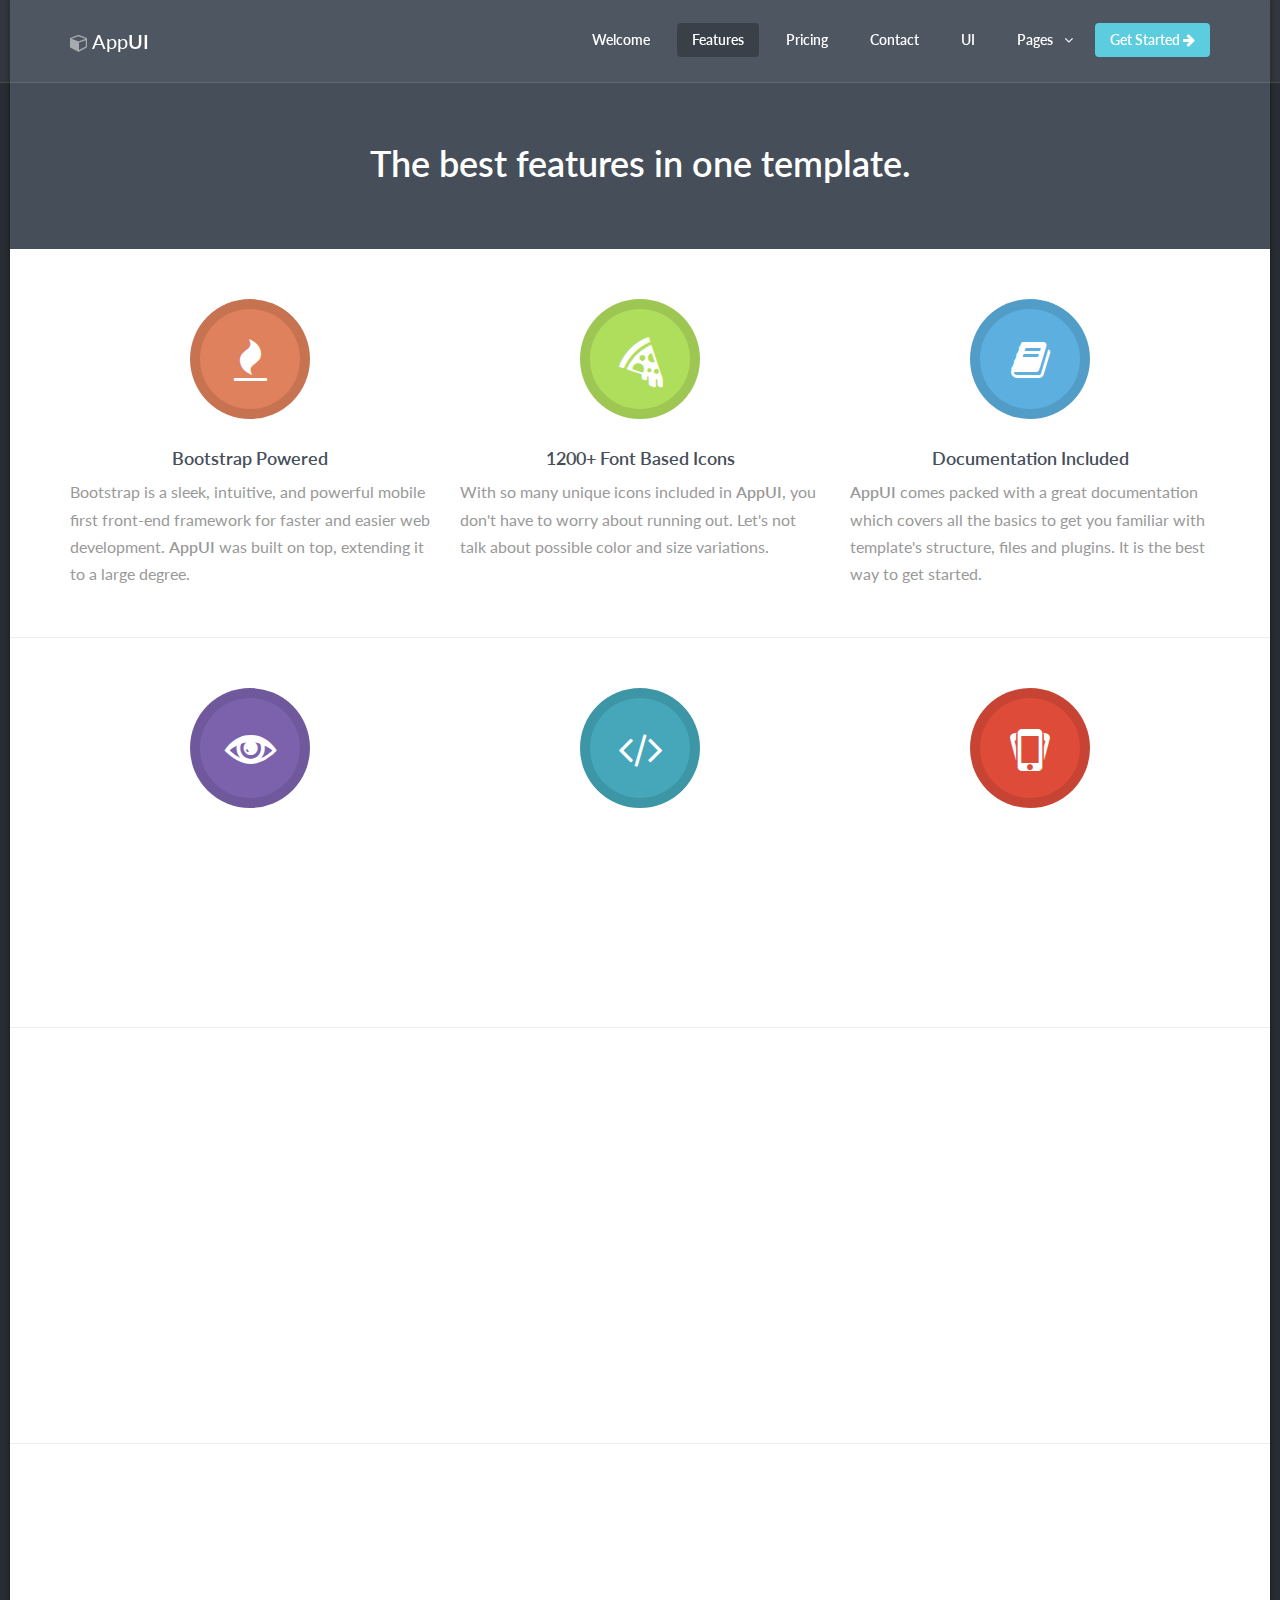
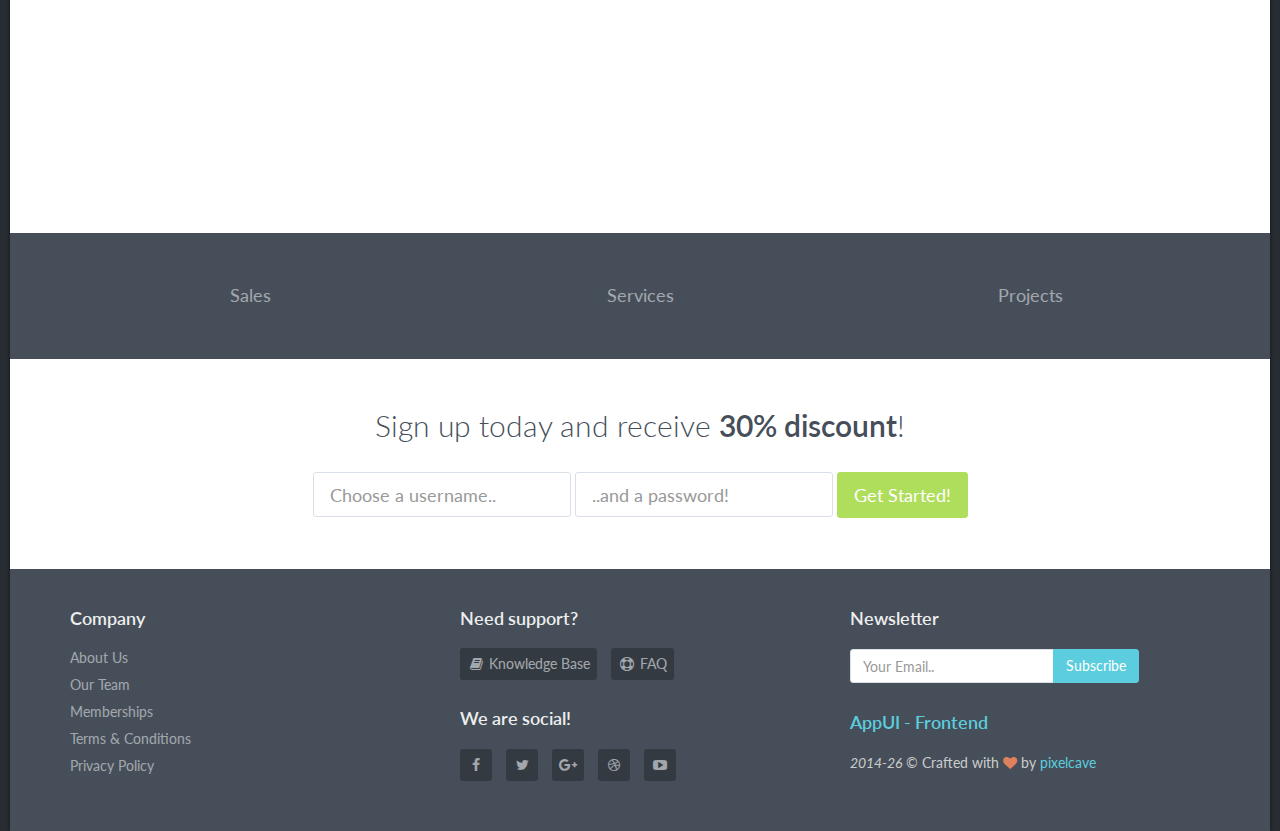
<file: tema/features.html>
<!DOCTYPE html>
<!--[if IE 9]>         <html class="no-js lt-ie10" lang="en"> <![endif]-->
<!--[if gt IE 9]><!--> <html class="no-js" lang="en"> <!--<![endif]-->
    <head>
        <meta charset="utf-8">

        <title>AppUI Frontend - Responsive Bootstrap Site Template</title>

        <meta name="description" content="AppUI Frontend is a Responsive Bootstrap Site Template created by pixelcave and added as a bonus in AppUI Admin Template package">
        <meta name="author" content="pixelcave">
        <meta name="robots" content="noindex, nofollow">

        <meta name="viewport" content="width=device-width, initial-scale=1.0, maximum-scale=1.0, user-scalable=no">

        <!-- Icons -->
        <!-- The following icons can be replaced with your own, they are used by desktop and mobile browsers -->
        <link rel="shortcut icon" href="img/favicon.png">
        <link rel="apple-touch-icon" href="img/icon57.png" sizes="57x57">
        <link rel="apple-touch-icon" href="img/icon72.png" sizes="72x72">
        <link rel="apple-touch-icon" href="img/icon76.png" sizes="76x76">
        <link rel="apple-touch-icon" href="img/icon114.png" sizes="114x114">
        <link rel="apple-touch-icon" href="img/icon120.png" sizes="120x120">
        <link rel="apple-touch-icon" href="img/icon144.png" sizes="144x144">
        <link rel="apple-touch-icon" href="img/icon152.png" sizes="152x152">
        <link rel="apple-touch-icon" href="img/icon180.png" sizes="180x180">
        <!-- END Icons -->

        <!-- Stylesheets -->
        <!-- Bootstrap is included in its original form, unaltered -->
        <link rel="stylesheet" href="css/bootstrap.min.css">

        <!-- Related styles of various icon packs and plugins -->
        <link rel="stylesheet" href="css/plugins.css">

        <!-- The main stylesheet of this template. All Bootstrap overwrites are defined in here -->
        <link rel="stylesheet" href="css/main.css">

        <!-- The themes stylesheet of this template (for using specific theme color in individual elements - must included last) -->
        <link rel="stylesheet" href="css/themes.css">
        <!-- END Stylesheets -->

        <!-- Modernizr (browser feature detection library) -->
        <script src="js/vendor/modernizr-3.3.1.min.js"></script>
    </head>
    <body>
        <!-- Page Container -->
        <!-- In the PHP version you can set the following options from inc/config file -->
        <!-- 'boxed' class for a boxed layout -->
        <div id="page-container" class="boxed">
            <!-- Site Header -->
            <header>
                <div class="container">
                    <!-- Site Logo -->
                    <a href="index.html" class="site-logo">
                        <i class="fa fa-cube"></i> App<strong>UI</strong>
                    </a>
                    <!-- END Site Logo -->

                    <!-- Site Navigation -->
                    <nav>
                        <!-- Menu Toggle -->
                        <!-- Toggles menu on small screens -->
                        <a href="javascript:void(0)" class="btn btn-default site-menu-toggle visible-xs visible-sm">Menu</a>
                        <!-- END Menu Toggle -->

                        <!-- Main Menu -->
                        <ul class="site-nav">
                            <li>
                                <a href="index.html">Welcome</a>
                            </li>
                            <li>
                                <a href="features.html" class="active">Features</a>
                            </li>
                            <li>
                                <a href="pricing.html">Pricing</a>
                            </li>
                            <li>
                                <a href="contact.html">Contact</a>
                            </li>
                            <li>
                                <a href="ui.html">UI</a>
                            </li>
                            <li>
                                <a href="javascript:void(0)" class="site-nav-sub"><i class="fa fa-angle-down site-nav-arrow"></i>Pages</a>
                                <ul>
                                    <li>
                                        <a href="blog.html">Blog</a>
                                    </li>
                                    <li>
                                        <a href="blog_post.html">Blog Post</a>
                                    </li>
                                    <li>
                                        <a href="portfolio.html">Portfolio</a>
                                    </li>
                                    <li>
                                        <a href="project.html">Project</a>
                                    </li>
                                    <li>
                                        <a href="team.html">Team</a>
                                    </li>
                                    <li>
                                        <a href="faq.html">FAQ</a>
                                    </li>
                                    <li>
                                        <a href="jobs.html">Jobs</a>
                                    </li>
                                    <li>
                                        <a href="search_results.html">Search Results</a>
                                    </li>
                                    <li>
                                        <a href="page_scroller.html">Page Scroller</a>
                                    </li>
                                </ul>
                            </li>
                            <li>
                                <a href="http://demo.pixelcave.com/appui" class="featured">Get Started <i class="fa fa-arrow-right"></i></a>
                            </li>
                        </ul>
                        <!-- END Main Menu -->
                    </nav>
                    <!-- END Site Navigation -->
                </div>
            </header>
            <!-- END Site Header -->

            <!-- Intro -->
            <section class="site-section site-section-top site-section-light themed-background-dark">
                <div class="container">
                    <h1 class="text-center animation-fadeInQuickInv"><strong>The best features in one template.</strong></h1>
                </div>
            </section>
            <!-- END Intro -->

            <!-- Features #1 -->
            <section class="site-content site-section border-bottom">
                <div class="container text-center">
                    <div class="row row-items">
                        <div class="col-sm-4">
                            <a href="javascript:void(0)" class="feature visibility-none themed-background-danger" data-toggle="animation-appear" data-animation-class="animation-fadeInQuickInv" data-element-offset="-100">
                                <i class="fa fa-fire"></i>
                            </a>
                            <div class="visibility-none" data-toggle="animation-appear" data-animation-class="animation-fadeInQuick2Inv" data-element-offset="-100">
                                <h4 class="site-heading feature-heading"><strong>Bootstrap Powered</strong></h4>
                                <p class="feature-text text-muted">Bootstrap is a sleek, intuitive, and powerful mobile first front-end framework for faster and easier web development. <strong>AppUI</strong> was built on top, extending it to a large degree.</p>
                            </div>
                        </div>
                        <div class="col-sm-4">
                            <a href="javascript:void(0)" class="feature visibility-none themed-background-success" data-toggle="animation-appear" data-animation-class="animation-fadeInQuickInv" data-element-offset="-100">
                                <i class="gi gi-pizza"></i>
                            </a>
                            <div class="visibility-none" data-toggle="animation-appear" data-animation-class="animation-fadeInQuick2Inv" data-element-offset="-100">
                                <h4 class="site-heading feature-heading"><strong>1200+ Font Based Icons</strong></h4>
                                <p class="feature-text text-muted">With so many unique icons included in <strong>AppUI</strong>, you don't have to worry about running out. Let's not talk about possible color and size variations.</p>
                            </div>
                        </div>
                        <div class="col-sm-4">
                            <a href="javascript:void(0)" class="feature visibility-none themed-background-info" data-toggle="animation-appear" data-animation-class="animation-fadeInQuickInv" data-element-offset="-100">
                                <i class="fa fa-book"></i>
                            </a>
                            <div class="visibility-none" data-toggle="animation-appear" data-animation-class="animation-fadeInQuick2Inv" data-element-offset="-100">
                                <h4 class="site-heading feature-heading"><strong>Documentation Included</strong></h4>
                                <p class="feature-text text-muted"><strong>AppUI</strong> comes packed with a great documentation which covers all the basics to get you familiar with template's structure, files and plugins. It is the best way to get started.</p>
                            </div>
                        </div>
                    </div>
                </div>
            </section>
            <!-- END Features #1 -->

            <!-- Features #2 -->
            <section class="site-content site-section border-bottom">
                <div class="container text-center">
                    <div class="row row-items">
                        <div class="col-sm-4">
                            <a href="javascript:void(0)" class="feature visibility-none themed-background-amethyst" data-toggle="animation-appear" data-animation-class="animation-fadeInQuickInv" data-element-offset="-100">
                                <i class="gi gi-eye_open"></i>
                            </a>
                            <div class="visibility-none" data-toggle="animation-appear" data-animation-class="animation-fadeInQuick2Inv" data-element-offset="-100">
                                <h4 class="site-heading feature-heading"><strong>Retina Ready</strong></h4>
                                <p class="feature-text text-muted">It will look crispy clear on high resolution screens and at the same time it will serve your high quality images as required.</p>
                            </div>
                        </div>
                        <div class="col-sm-4">
                            <a href="javascript:void(0)" class="feature visibility-none themed-background-flat" data-toggle="animation-appear" data-animation-class="animation-fadeInQuickInv" data-element-offset="-100">
                                <i class="fa fa-code"></i>
                            </a>
                            <div class="visibility-none" data-toggle="animation-appear" data-animation-class="animation-fadeInQuick2Inv" data-element-offset="-100">
                                <h4 class="site-heading feature-heading"><strong>Clean & Commented Code</strong></h4>
                                <p class="feature-text text-muted">The code is created with the developer in mind. It is clean, easy to follow, easy to replicate and at the same time well commented, so that you never feel lost.</p>
                            </div>
                        </div>
                        <div class="col-sm-4">
                            <a href="javascript:void(0)" class="feature visibility-none themed-background-passion" data-toggle="animation-appear" data-animation-class="animation-fadeInQuickInv" data-element-offset="-100">
                                <i class="gi gi-iphone_shake"></i>
                            </a>
                            <div class="visibility-none" data-toggle="animation-appear" data-animation-class="animation-fadeInQuick2Inv" data-element-offset="-100">
                                <h4 class="site-heading feature-heading"><strong>Fully Responsive</strong></h4>
                                <p class="feature-text text-muted">The User Interface will adjust to any screen size. It will look great on mobile devices and on desktops at the same time. No need to worry about the UI, just stay focused on the development.</p>
                            </div>
                        </div>
                    </div>
                </div>
            </section>
            <!-- END Features #2 -->

            <!-- Features #3 -->
            <section class="site-content site-section border-bottom">
                <div class="container text-center">
                    <div class="row row-items">
                        <div class="col-sm-4">
                            <a href="javascript:void(0)" class="feature visibility-none themed-background-warning" data-toggle="animation-appear" data-animation-class="animation-fadeInQuickInv" data-element-offset="-100">
                                <i class="gi gi-brush"></i>
                            </a>
                            <div class="visibility-none" data-toggle="animation-appear" data-animation-class="animation-fadeInQuick2Inv" data-element-offset="-100">
                                <h4 class="site-heading feature-heading"><strong>7 Colors Themes</strong></h4>
                                <p class="feature-text text-muted"><strong>AppUI</strong> features 7 carefully chosen and integrated color themes to choose from (with 2 header & sidebar color variations each). It's like getting a new template every time you change the active color theme.</p>
                            </div>
                        </div>
                        <div class="col-sm-4">
                            <a href="javascript:void(0)" class="feature visibility-none themed-background-info" data-toggle="animation-appear" data-animation-class="animation-fadeInQuickInv" data-element-offset="-100">
                                <i class="gi gi-electricity"></i>
                            </a>
                            <div class="visibility-none" data-toggle="animation-appear" data-animation-class="animation-fadeInQuick2Inv" data-element-offset="-100">
                                <h4 class="site-heading feature-heading"><strong>Flexible Layout</strong></h4>
                                <p class="feature-text text-muted">Create the layout you want for your project in seconds. Would you like a static layout? A fixed header and sidebars? A fixed footer? An alternative sidebar? You can have it!</p>
                            </div>
                        </div>
                        <div class="col-sm-4">
                            <a href="javascript:void(0)" class="feature visibility-none themed-background-classy" data-toggle="animation-appear" data-animation-class="animation-fadeInQuickInv" data-element-offset="-100">
                                <i class="fa fa-cogs"></i>
                            </a>
                            <div class="visibility-none" data-toggle="animation-appear" data-animation-class="animation-fadeInQuick2Inv" data-element-offset="-100">
                                <h4 class="site-heading feature-heading"><strong>Awesome Components</strong></h4>
                                <p class="feature-text text-muted"><strong>AppUI</strong> comes packed with so many awesome components. Calendar, CSS3 Animations, Form Wizards, Form Validation and Charts are only a small portion of them.</p>
                            </div>
                        </div>
                    </div>
                </div>
            </section>
            <!-- END Features #3 -->

            <!-- Features #4 -->
            <section class="site-content site-section">
                <div class="container text-center">
                    <div class="row row-items">
                        <div class="col-sm-4">
                            <a href="javascript:void(0)" class="feature visibility-none themed-background-success" data-toggle="animation-appear" data-animation-class="animation-fadeInQuickInv" data-element-offset="-100">
                                <i class="fa fa-check"></i>
                            </a>
                            <div class="visibility-none" data-toggle="animation-appear" data-animation-class="animation-fadeInQuick2Inv" data-element-offset="-100">
                                <h4 class="site-heading feature-heading"><strong>Saves you time</strong></h4>
                                <p class="feature-text text-muted">Time is of vital importance. <strong>AppUI</strong> will save you hundreds of hours of extra development. Start right away coding your functionality and see your project come to life months sooner.</p>
                            </div>
                        </div>
                        <div class="col-sm-4">
                            <a href="javascript:void(0)" class="feature visibility-none themed-background" data-toggle="animation-appear" data-animation-class="animation-fadeInQuickInv" data-element-offset="-100">
                                <i class="gi gi-globe_af"></i>
                            </a>
                            <div class="visibility-none" data-toggle="animation-appear" data-animation-class="animation-fadeInQuick2Inv" data-element-offset="-100">
                                <h4 class="site-heading feature-heading"><strong>Cross Browser Support</strong></h4>
                                <p class="feature-text text-muted"><strong>AppUI</strong> will play nice with all modern browsers such as Chrome, Firefox, Safari, Opera and the latest versions of Internet Explorer (IE9 and up).</p>
                            </div>
                        </div>
                        <div class="col-sm-4">
                            <a href="javascript:void(0)" class="feature visibility-none themed-background-social" data-toggle="animation-appear" data-animation-class="animation-fadeInQuickInv" data-element-offset="-100">
                                <i class="gi gi-iphone"></i>
                            </a>
                            <div class="visibility-none" data-toggle="animation-appear" data-animation-class="animation-fadeInQuick2Inv" data-element-offset="-100">
                                <h4 class="site-heading feature-heading"><strong>Mobile First</strong></h4>
                                <p class="feature-text text-muted">The layout adjusts as we move up from mobile devices to large desktop screens and not the other way around. This speed things up a lot.</p>
                            </div>
                        </div>
                    </div>
                </div>
            </section>
            <!-- END Features #4 -->

            <!-- Quick Stats -->
            <section class="site-content site-section themed-background-dark">
                <div class="container">
                    <!-- Stats Row -->
                    <!-- CountTo (initialized in js/app.js), for more examples you can check out https://github.com/mhuggins/jquery-countTo -->
                    <div class="row">
                        <div class="col-sm-4">
                            <div class="counter site-block">
                                <span data-toggle="countTo" data-to="2120" data-after="+"></span>
                                <small>Sales</small>
                            </div>
                        </div>
                        <div class="col-sm-4">
                            <div class="counter site-block">
                                <span data-toggle="countTo" data-to="530" data-after="+"></span>
                                <small>Services</small>
                            </div>
                        </div>
                        <div class="col-sm-4">
                            <div class="counter site-block">
                                <span data-toggle="countTo" data-to="3200" data-after="+"></span>
                                <small>Projects</small>
                            </div>
                        </div>
                    </div>
                    <!-- END Stats Row -->
                </div>
            </section>
            <!-- END Quick Stats -->

            <!-- Sign Up Action -->
            <section class="site-content site-section">
                <div class="container">
                    <h2 class="site-heading text-center">Sign up today and receive <strong>30% discount</strong>!</h2>
                    <div class="site-block text-center">
                        <form action="features.html" method="post" class="form-inline" onsubmit="return false;">
                            <div class="form-group">
                                <label class="sr-only" for="register-username">Username</label>
                                <input type="text" id="register-username" name="register-username" class="form-control input-lg" placeholder="Choose a username..">
                            </div>
                            <div class="form-group">
                                <label class="sr-only" for="register-password">Password</label>
                                <input type="password" id="register-password" name="register-password" class="form-control input-lg" placeholder="..and a password!">
                            </div>
                            <div class="form-group">
                                <button type="submit" class="btn btn-lg btn-success">Get Started!</button>
                            </div>
                        </form>
                    </div>
                </div>
            </section>
            <!-- END Sign Up Action -->

            <!-- Footer -->
            <footer class="site-footer site-section site-section-light">
                <div class="container">
                    <!-- Footer Links -->
                    <div class="row">
                        <div class="col-sm-4">
                            <h4 class="footer-heading">Company</h4>
                            <ul class="footer-nav ul-breath list-unstyled">
                                <li><a href="javascript:void(0)">About Us</a></li>
                                <li><a href="javascript:void(0)">Our Team</a></li>
                                <li><a href="javascript:void(0)">Memberships</a></li>
                                <li><a href="javascript:void(0)">Terms &amp; Conditions</a></li>
                                <li><a href="javascript:void(0)">Privacy Policy</a></li>
                            </ul>
                        </div>
                        <div class="col-sm-4">
                            <h4 class="footer-heading">Need support?</h4>
                            <ul class="footer-nav footer-nav-links list-inline">
                                <li><a href="javascript:void(0)"><i class="fa fa-fw fa-book"></i> Knowledge Base</a></li>
                                <li><a href="javascript:void(0)"><i class="fa fa-fw fa-support"></i> FAQ</a></li>
                            </ul>
                            <h4 class="footer-heading">We are social!</h4>
                            <ul class="footer-nav footer-nav-links list-inline">
                                <li><a href="javascript:void(0)" class="social-facebook" data-toggle="tooltip" title="Like our Facebook page"><i class="fa fa-fw fa-facebook"></i></a></li>
                                <li><a href="javascript:void(0)" class="social-twitter" data-toggle="tooltip" title="Follow us on Twitter"><i class="fa fa-fw fa-twitter"></i></a></li>
                                <li><a href="javascript:void(0)" class="social-google-plus" data-toggle="tooltip" title="Like our Google+ page"><i class="fa fa-fw fa-google-plus"></i></a></li>
                                <li><a href="javascript:void(0)" class="social-dribbble" data-toggle="tooltip" title="Follow us on Dribbble"><i class="fa fa-fw fa-dribbble"></i></a></li>
                                <li><a href="javascript:void(0)" class="social-youtube" data-toggle="tooltip" title="Subscribe to our Youtube channel"><i class="fa fa-fw fa-youtube-play"></i></a></li>
                            </ul>
                        </div>
                        <div class="col-sm-4">
                            <h4 class="footer-heading">Newsletter</h4>
                            <form action="index.html" method="post" class="form-inline" onsubmit="return false;">
                                <div class="form-group">
                                    <label class="sr-only" for="register-email">Your Email</label>
                                    <div class="input-group">
                                        <input type="email" id="register-email" name="register-email" class="form-control" placeholder="Your Email..">
                                        <span class="input-group-btn">
                                            <button type="submit" class="btn btn-primary">Subscribe</button>
                                        </span>
                                    </div>
                                </div>
                            </form>
                            <h4 class="footer-heading"><a href="http://goo.gl/RcsdAh">AppUI - Frontend</a></h4>
                            <em><span id="year-copy"></span></em> &copy; Crafted with <i class="fa fa-heart text-danger"></i> by <a href="http://goo.gl/vNS3I">pixelcave</a>
                        </div>
                    </div>
                    <!-- END Footer Links -->
                </div>
            </footer>
            <!-- END Footer -->
        </div>
        <!-- END Page Container -->

        <!-- Scroll to top link, initialized in js/app.js - scrollToTop() -->
        <a href="#" id="to-top"><i class="fa fa-arrow-up"></i></a>

        <!-- jQuery, Bootstrap, jQuery plugins and Custom JS code -->
        <script src="js/vendor/jquery-2.2.4.min.js"></script>
        <script src="js/vendor/bootstrap.min.js"></script>
        <script src="js/plugins.js"></script>
        <script src="js/app.js"></script>
    </body>
</html>
</file>
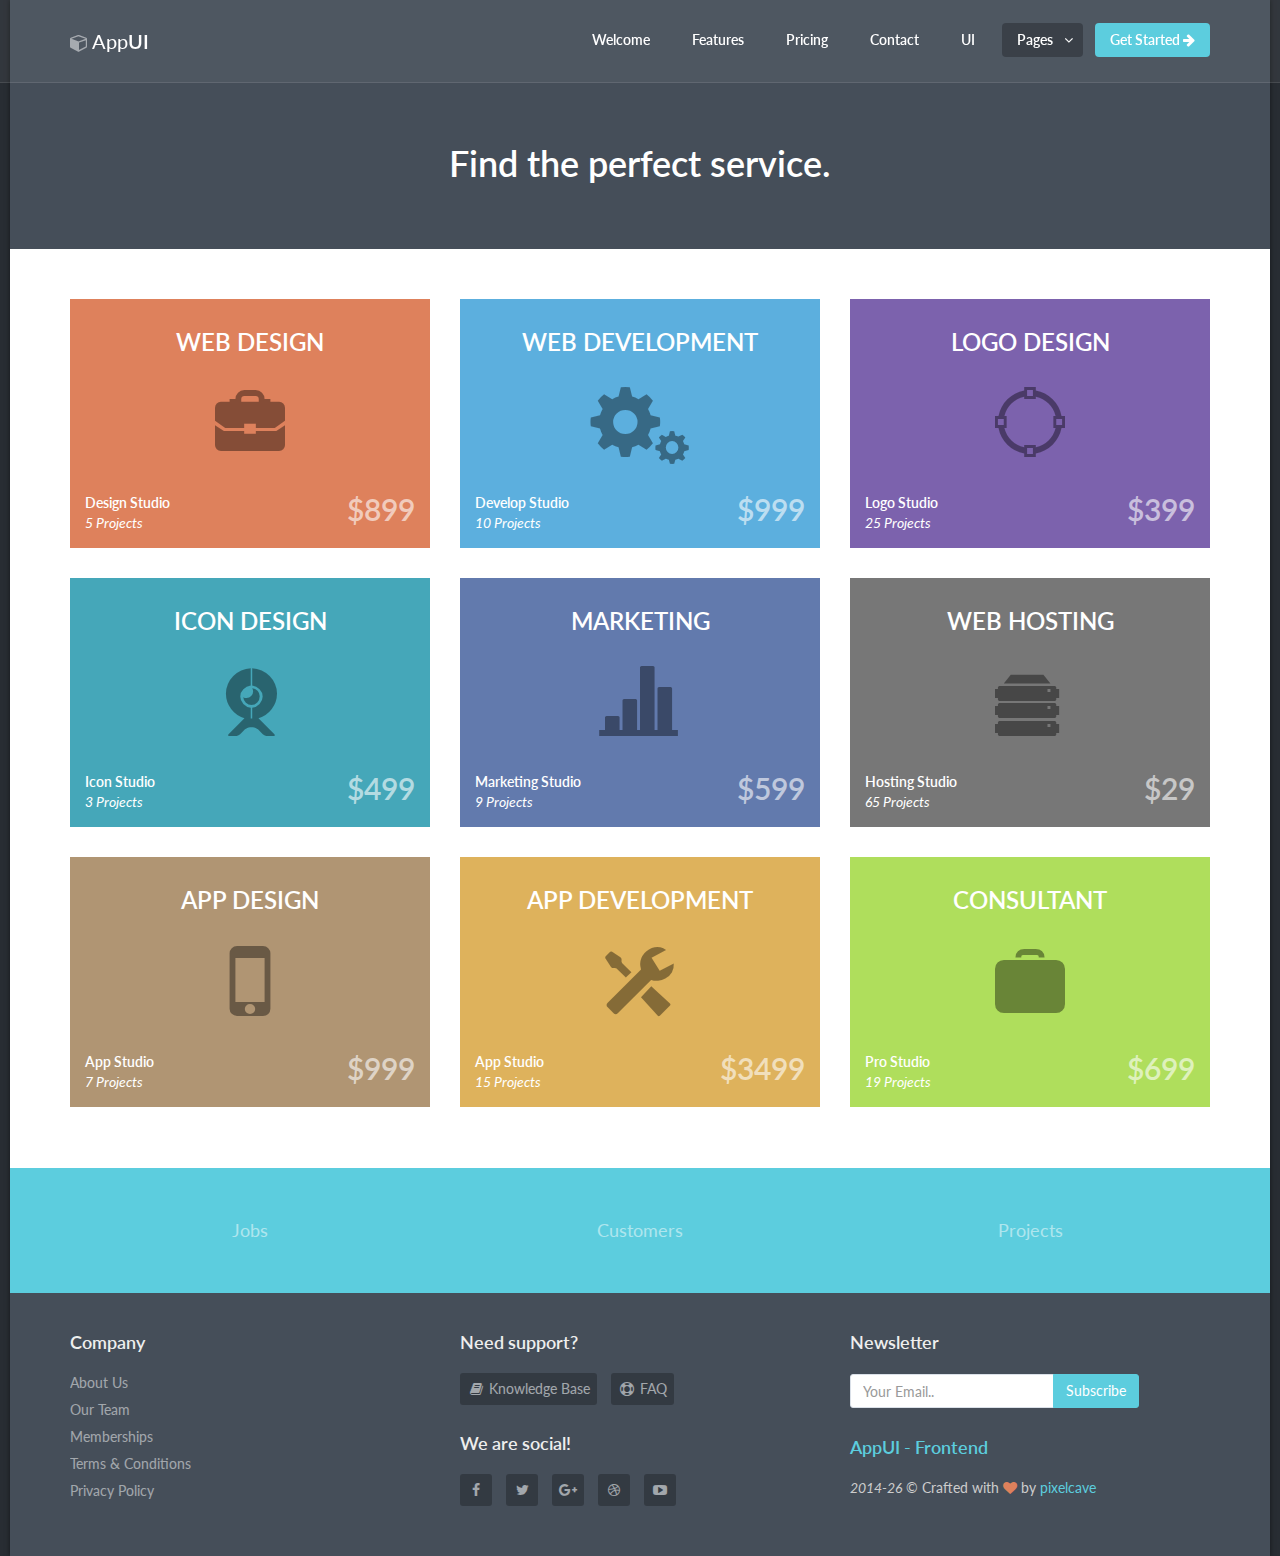
<file: tema/jobs.html>
<!DOCTYPE html>
<!--[if IE 9]>         <html class="no-js lt-ie10" lang="en"> <![endif]-->
<!--[if gt IE 9]><!--> <html class="no-js" lang="en"> <!--<![endif]-->
    <head>
        <meta charset="utf-8">

        <title>AppUI Frontend - Responsive Bootstrap Site Template</title>

        <meta name="description" content="AppUI Frontend is a Responsive Bootstrap Site Template created by pixelcave and added as a bonus in AppUI Admin Template package">
        <meta name="author" content="pixelcave">
        <meta name="robots" content="noindex, nofollow">

        <meta name="viewport" content="width=device-width, initial-scale=1.0, maximum-scale=1.0, user-scalable=no">

        <!-- Icons -->
        <!-- The following icons can be replaced with your own, they are used by desktop and mobile browsers -->
        <link rel="shortcut icon" href="img/favicon.png">
        <link rel="apple-touch-icon" href="img/icon57.png" sizes="57x57">
        <link rel="apple-touch-icon" href="img/icon72.png" sizes="72x72">
        <link rel="apple-touch-icon" href="img/icon76.png" sizes="76x76">
        <link rel="apple-touch-icon" href="img/icon114.png" sizes="114x114">
        <link rel="apple-touch-icon" href="img/icon120.png" sizes="120x120">
        <link rel="apple-touch-icon" href="img/icon144.png" sizes="144x144">
        <link rel="apple-touch-icon" href="img/icon152.png" sizes="152x152">
        <link rel="apple-touch-icon" href="img/icon180.png" sizes="180x180">
        <!-- END Icons -->

        <!-- Stylesheets -->
        <!-- Bootstrap is included in its original form, unaltered -->
        <link rel="stylesheet" href="css/bootstrap.min.css">

        <!-- Related styles of various icon packs and plugins -->
        <link rel="stylesheet" href="css/plugins.css">

        <!-- The main stylesheet of this template. All Bootstrap overwrites are defined in here -->
        <link rel="stylesheet" href="css/main.css">

        <!-- The themes stylesheet of this template (for using specific theme color in individual elements - must included last) -->
        <link rel="stylesheet" href="css/themes.css">
        <!-- END Stylesheets -->

        <!-- Modernizr (browser feature detection library) -->
        <script src="js/vendor/modernizr-3.3.1.min.js"></script>
    </head>
    <body>
        <!-- Page Container -->
        <!-- In the PHP version you can set the following options from inc/config file -->
        <!-- 'boxed' class for a boxed layout -->
        <div id="page-container" class="boxed">
            <!-- Site Header -->
            <header>
                <div class="container">
                    <!-- Site Logo -->
                    <a href="index.html" class="site-logo">
                        <i class="fa fa-cube"></i> App<strong>UI</strong>
                    </a>
                    <!-- END Site Logo -->

                    <!-- Site Navigation -->
                    <nav>
                        <!-- Menu Toggle -->
                        <!-- Toggles menu on small screens -->
                        <a href="javascript:void(0)" class="btn btn-default site-menu-toggle visible-xs visible-sm">Menu</a>
                        <!-- END Menu Toggle -->

                        <!-- Main Menu -->
                        <ul class="site-nav">
                            <li>
                                <a href="index.html">Welcome</a>
                            </li>
                            <li>
                                <a href="features.html">Features</a>
                            </li>
                            <li>
                                <a href="pricing.html">Pricing</a>
                            </li>
                            <li>
                                <a href="contact.html">Contact</a>
                            </li>
                            <li>
                                <a href="ui.html">UI</a>
                            </li>
                            <li class="active">
                                <a href="javascript:void(0)" class="site-nav-sub"><i class="fa fa-angle-down site-nav-arrow"></i>Pages</a>
                                <ul>
                                    <li>
                                        <a href="blog.html">Blog</a>
                                    </li>
                                    <li>
                                        <a href="blog_post.html">Blog Post</a>
                                    </li>
                                    <li>
                                        <a href="portfolio.html">Portfolio</a>
                                    </li>
                                    <li>
                                        <a href="project.html">Project</a>
                                    </li>
                                    <li>
                                        <a href="team.html">Team</a>
                                    </li>
                                    <li>
                                        <a href="faq.html">FAQ</a>
                                    </li>
                                    <li>
                                        <a href="jobs.html" class="active">Jobs</a>
                                    </li>
                                    <li>
                                        <a href="search_results.html">Search Results</a>
                                    </li>
                                    <li>
                                        <a href="page_scroller.html">Page Scroller</a>
                                    </li>
                                </ul>
                            </li>
                            <li>
                                <a href="http://demo.pixelcave.com/appui" class="featured">Get Started <i class="fa fa-arrow-right"></i></a>
                            </li>
                        </ul>
                        <!-- END Main Menu -->
                    </nav>
                    <!-- END Site Navigation -->
                </div>
            </header>
            <!-- END Site Header -->

            <!-- Intro -->
            <section class="site-section site-section-top site-section-light themed-background-dark">
                <div class="container">
                    <h1 class="text-center animation-fadeInQuickInv"><strong>Find the perfect service.</strong></h1>
                </div>
            </section>
            <!-- END Intro -->

            <!-- Jobs -->
            <section class="site-content site-section">
                <div class="container">
                    <div class="row push-bit">
                        <div class="col-md-4">
                            <a href="javascript:void(0)" class="portfolio-item themed-background-danger visibility-none" data-toggle="animation-appear" data-animation-class="animation-fadeInQuick" data-element-offset="-20">
                                <h2 class="site-heading h3 text-center">
                                    <strong class="text-uppercase">Web Design</strong>
                                </h2>
                                <div class="portfolio-item-icon">
                                    <i class="gi gi-briefcase text-dark-op"></i>
                                </div>
                                <div class="row">
                                    <div class="col-xs-6">
                                        <div>
                                            <strong>Design Studio</strong>
                                        </div>
                                        <em>5 Projects</em>
                                    </div>
                                    <div class="col-xs-6 text-right">
                                        <span class="h2 text-light-op"><strong>$899</strong></span>
                                    </div>
                                </div>
                            </a>
                        </div>
                        <div class="col-md-4">
                            <a href="javascript:void(0)" class="portfolio-item themed-background-info visibility-none" data-toggle="animation-appear" data-animation-class="animation-fadeInQuick" data-element-offset="-20">
                                <h2 class="site-heading h3 text-center">
                                    <strong class="text-uppercase">Web Development</strong>
                                </h2>
                                <div class="portfolio-item-icon">
                                    <i class="gi gi-cogwheels text-dark-op"></i>
                                </div>
                                <div class="row">
                                    <div class="col-xs-6">
                                        <div>
                                            <strong>Develop Studio</strong>
                                        </div>
                                        <em>10 Projects</em>
                                    </div>
                                    <div class="col-xs-6 text-right">
                                        <span class="h2 text-light-op"><strong>$999</strong></span>
                                    </div>
                                </div>
                            </a>
                        </div>
                        <div class="col-md-4">
                            <a href="javascript:void(0)" class="portfolio-item themed-background-amethyst visibility-none" data-toggle="animation-appear" data-animation-class="animation-fadeInQuick" data-element-offset="-20">
                                <h2 class="site-heading h3 text-center">
                                    <strong class="text-uppercase">Logo Design</strong>
                                </h2>
                                <div class="portfolio-item-icon">
                                    <i class="gi gi-vector_path_circle text-dark-op"></i>
                                </div>
                                <div class="row">
                                    <div class="col-xs-6">
                                        <div>
                                            <strong>Logo Studio</strong>
                                        </div>
                                        <em>25 Projects</em>
                                    </div>
                                    <div class="col-xs-6 text-right">
                                        <span class="h2 text-light-op"><strong>$399</strong></span>
                                    </div>
                                </div>
                            </a>
                        </div>
                        <div class="col-md-4">
                            <a href="javascript:void(0)" class="portfolio-item themed-background-flat visibility-none" data-toggle="animation-appear" data-animation-class="animation-fadeInQuick" data-element-offset="-20">
                                <h2 class="site-heading h3 text-center">
                                    <strong class="text-uppercase">Icon Design</strong>
                                </h2>
                                <div class="portfolio-item-icon">
                                    <i class="gi gi-webcam text-dark-op"></i>
                                </div>
                                <div class="row">
                                    <div class="col-xs-6">
                                        <div>
                                            <strong>Icon Studio</strong>
                                        </div>
                                        <em>3 Projects</em>
                                    </div>
                                    <div class="col-xs-6 text-right">
                                        <span class="h2 text-light-op"><strong>$499</strong></span>
                                    </div>
                                </div>
                            </a>
                        </div>
                        <div class="col-md-4">
                            <a href="javascript:void(0)" class="portfolio-item themed-background-social visibility-none" data-toggle="animation-appear" data-animation-class="animation-fadeInQuick" data-element-offset="-20">
                                <h2 class="site-heading h3 text-center">
                                    <strong class="text-uppercase">Marketing</strong>
                                </h2>
                                <div class="portfolio-item-icon">
                                    <i class="gi gi-charts text-dark-op"></i>
                                </div>
                                <div class="row">
                                    <div class="col-xs-6">
                                        <div>
                                            <strong>Marketing Studio</strong>
                                        </div>
                                        <em>9 Projects</em>
                                    </div>
                                    <div class="col-xs-6 text-right">
                                        <span class="h2 text-light-op"><strong>$599</strong></span>
                                    </div>
                                </div>
                            </a>
                        </div>
                        <div class="col-md-4">
                            <a href="javascript:void(0)" class="portfolio-item themed-background-classy visibility-none" data-toggle="animation-appear" data-animation-class="animation-fadeInQuick" data-element-offset="-20">
                                <h2 class="site-heading h3 text-center">
                                    <strong class="text-uppercase">Web hosting</strong>
                                </h2>
                                <div class="portfolio-item-icon">
                                    <i class="gi gi-server text-dark-op"></i>
                                </div>
                                <div class="row">
                                    <div class="col-xs-6">
                                        <div>
                                            <strong>Hosting Studio</strong>
                                        </div>
                                        <em>65 Projects</em>
                                    </div>
                                    <div class="col-xs-6 text-right">
                                        <span class="h2 text-light-op"><strong>$29</strong></span>
                                    </div>
                                </div>
                            </a>
                        </div>
                        <div class="col-md-4">
                            <a href="javascript:void(0)" class="portfolio-item themed-background-creme visibility-none" data-toggle="animation-appear" data-animation-class="animation-fadeInQuick" data-element-offset="-20">
                                <h2 class="site-heading h3 text-center">
                                    <strong class="text-uppercase">App Design</strong>
                                </h2>
                                <div class="portfolio-item-icon">
                                    <i class="gi gi-iphone text-dark-op"></i>
                                </div>
                                <div class="row">
                                    <div class="col-xs-6">
                                        <div>
                                            <strong>App Studio</strong>
                                        </div>
                                        <em>7 Projects</em>
                                    </div>
                                    <div class="col-xs-6 text-right">
                                        <span class="h2 text-light-op"><strong>$999</strong></span>
                                    </div>
                                </div>
                            </a>
                        </div>
                        <div class="col-md-4">
                            <a href="javascript:void(0)" class="portfolio-item themed-background-warning visibility-none" data-toggle="animation-appear" data-animation-class="animation-fadeInQuick" data-element-offset="-20">
                                <h2 class="site-heading h3 text-center">
                                    <strong class="text-uppercase">App Development</strong>
                                </h2>
                                <div class="portfolio-item-icon">
                                    <i class="gi gi-settings text-dark-op"></i>
                                </div>
                                <div class="row">
                                    <div class="col-xs-6">
                                        <div>
                                            <strong>App Studio</strong>
                                        </div>
                                        <em>15 Projects</em>
                                    </div>
                                    <div class="col-xs-6 text-right">
                                        <span class="h2 text-light-op"><strong>$3499</strong></span>
                                    </div>
                                </div>
                            </a>
                        </div>
                        <div class="col-md-4">
                            <a href="javascript:void(0)" class="portfolio-item themed-background-success visibility-none" data-toggle="animation-appear" data-animation-class="animation-fadeInQuick" data-element-offset="-20">
                                <h2 class="site-heading h3 text-center">
                                    <strong class="text-uppercase">Consultant</strong>
                                </h2>
                                <div class="portfolio-item-icon">
                                    <i class="gi gi-suitcase text-dark-op"></i>
                                </div>
                                <div class="row">
                                    <div class="col-xs-6">
                                        <div>
                                            <strong>Pro Studio</strong>
                                        </div>
                                        <em>19 Projects</em>
                                    </div>
                                    <div class="col-xs-6 text-right">
                                        <span class="h2 text-light-op"><strong>$699</strong></span>
                                    </div>
                                </div>
                            </a>
                        </div>
                    </div>
                </div>
            </section>
            <!-- END Jobs -->

            <!-- Quick Stats -->
            <section class="site-content site-section themed-background-default">
                <div class="container">
                    <!-- Stats Row -->
                    <!-- CountTo (initialized in js/app.js), for more examples you can check out https://github.com/mhuggins/jquery-countTo -->
                    <div class="row">
                        <div class="col-sm-4">
                            <div class="counter site-block">
                                <span data-toggle="countTo" data-to="600" data-after="+"></span>
                                <small>Jobs</small>
                            </div>
                        </div>
                        <div class="col-sm-4">
                            <div class="counter site-block">
                                <span data-toggle="countTo" data-to="5500" data-after="+"></span>
                                <small>Customers</small>
                            </div>
                        </div>
                        <div class="col-sm-4">
                            <div class="counter site-block">
                                <span data-toggle="countTo" data-to="7400" data-after="+"></span>
                                <small>Projects</small>
                            </div>
                        </div>
                    </div>
                    <!-- END Stats Row -->
                </div>
            </section>
            <!-- END Quick Stats -->

            <!-- Footer -->
            <footer class="site-footer site-section site-section-light">
                <div class="container">
                    <!-- Footer Links -->
                    <div class="row">
                        <div class="col-sm-4">
                            <h4 class="footer-heading">Company</h4>
                            <ul class="footer-nav ul-breath list-unstyled">
                                <li><a href="javascript:void(0)">About Us</a></li>
                                <li><a href="javascript:void(0)">Our Team</a></li>
                                <li><a href="javascript:void(0)">Memberships</a></li>
                                <li><a href="javascript:void(0)">Terms &amp; Conditions</a></li>
                                <li><a href="javascript:void(0)">Privacy Policy</a></li>
                            </ul>
                        </div>
                        <div class="col-sm-4">
                            <h4 class="footer-heading">Need support?</h4>
                            <ul class="footer-nav footer-nav-links list-inline">
                                <li><a href="javascript:void(0)"><i class="fa fa-fw fa-book"></i> Knowledge Base</a></li>
                                <li><a href="javascript:void(0)"><i class="fa fa-fw fa-support"></i> FAQ</a></li>
                            </ul>
                            <h4 class="footer-heading">We are social!</h4>
                            <ul class="footer-nav footer-nav-links list-inline">
                                <li><a href="javascript:void(0)" class="social-facebook" data-toggle="tooltip" title="Like our Facebook page"><i class="fa fa-fw fa-facebook"></i></a></li>
                                <li><a href="javascript:void(0)" class="social-twitter" data-toggle="tooltip" title="Follow us on Twitter"><i class="fa fa-fw fa-twitter"></i></a></li>
                                <li><a href="javascript:void(0)" class="social-google-plus" data-toggle="tooltip" title="Like our Google+ page"><i class="fa fa-fw fa-google-plus"></i></a></li>
                                <li><a href="javascript:void(0)" class="social-dribbble" data-toggle="tooltip" title="Follow us on Dribbble"><i class="fa fa-fw fa-dribbble"></i></a></li>
                                <li><a href="javascript:void(0)" class="social-youtube" data-toggle="tooltip" title="Subscribe to our Youtube channel"><i class="fa fa-fw fa-youtube-play"></i></a></li>
                            </ul>
                        </div>
                        <div class="col-sm-4">
                            <h4 class="footer-heading">Newsletter</h4>
                            <form action="index.html" method="post" class="form-inline" onsubmit="return false;">
                                <div class="form-group">
                                    <label class="sr-only" for="register-email">Your Email</label>
                                    <div class="input-group">
                                        <input type="email" id="register-email" name="register-email" class="form-control" placeholder="Your Email..">
                                        <span class="input-group-btn">
                                            <button type="submit" class="btn btn-primary">Subscribe</button>
                                        </span>
                                    </div>
                                </div>
                            </form>
                            <h4 class="footer-heading"><a href="http://goo.gl/RcsdAh">AppUI - Frontend</a></h4>
                            <em><span id="year-copy"></span></em> &copy; Crafted with <i class="fa fa-heart text-danger"></i> by <a href="http://goo.gl/vNS3I">pixelcave</a>
                        </div>
                    </div>
                    <!-- END Footer Links -->
                </div>
            </footer>
            <!-- END Footer -->
        </div>
        <!-- END Page Container -->

        <!-- Scroll to top link, initialized in js/app.js - scrollToTop() -->
        <a href="#" id="to-top"><i class="fa fa-arrow-up"></i></a>

        <!-- jQuery, Bootstrap, jQuery plugins and Custom JS code -->
        <script src="js/vendor/jquery-2.2.4.min.js"></script>
        <script src="js/vendor/bootstrap.min.js"></script>
        <script src="js/plugins.js"></script>
        <script src="js/app.js"></script>
    </body>
</html>
</file>
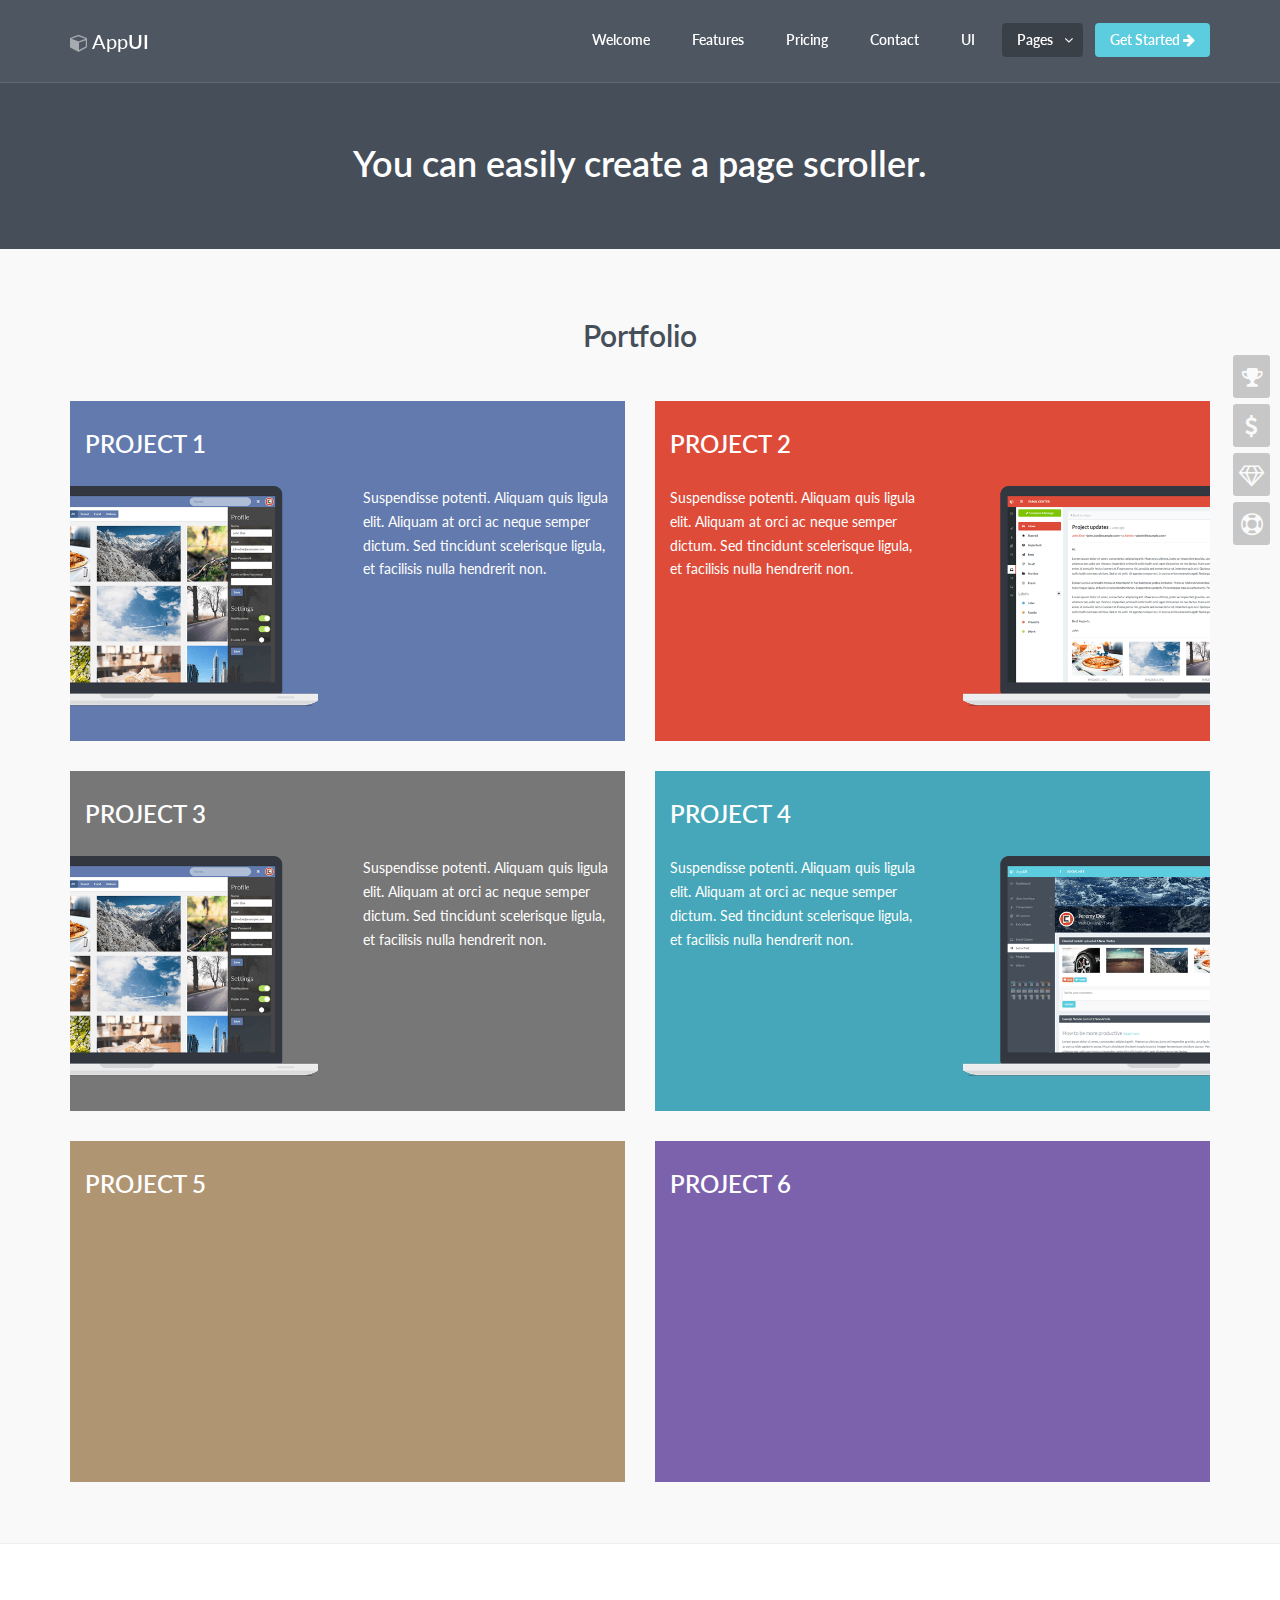
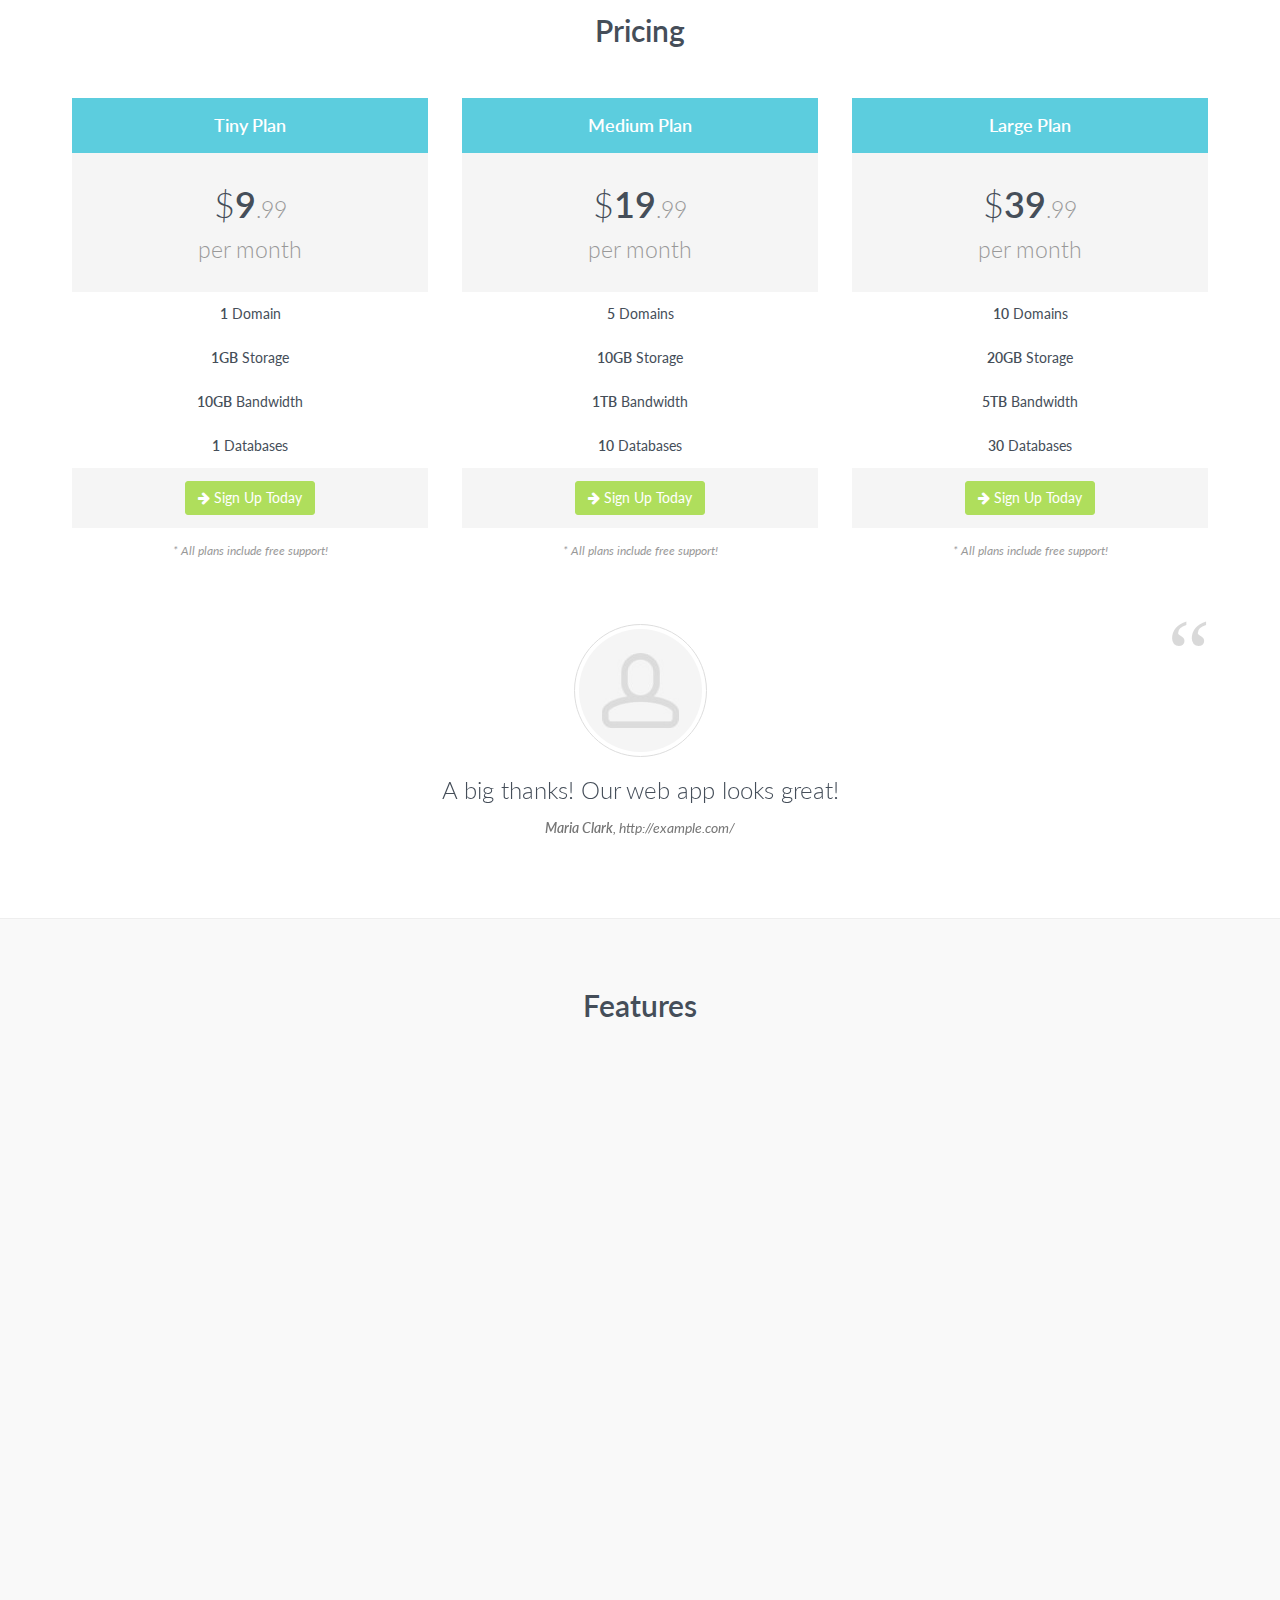
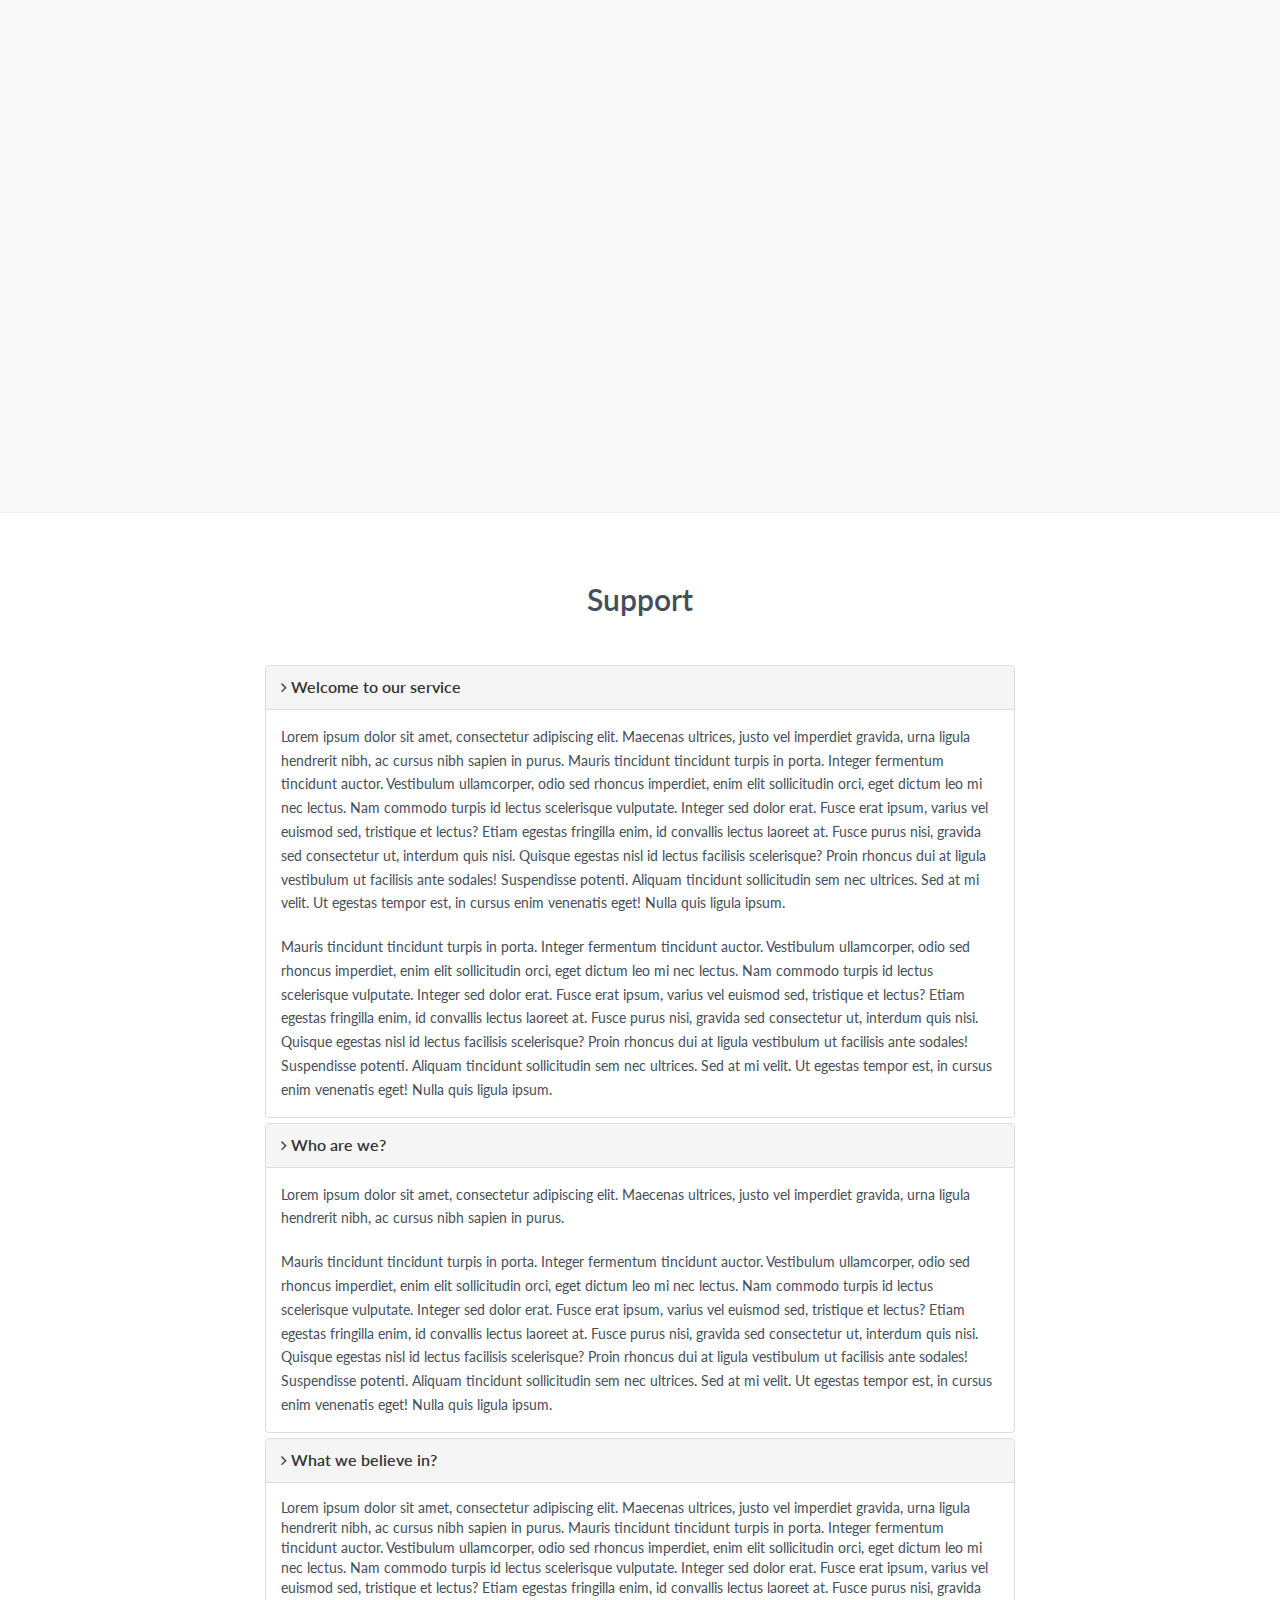
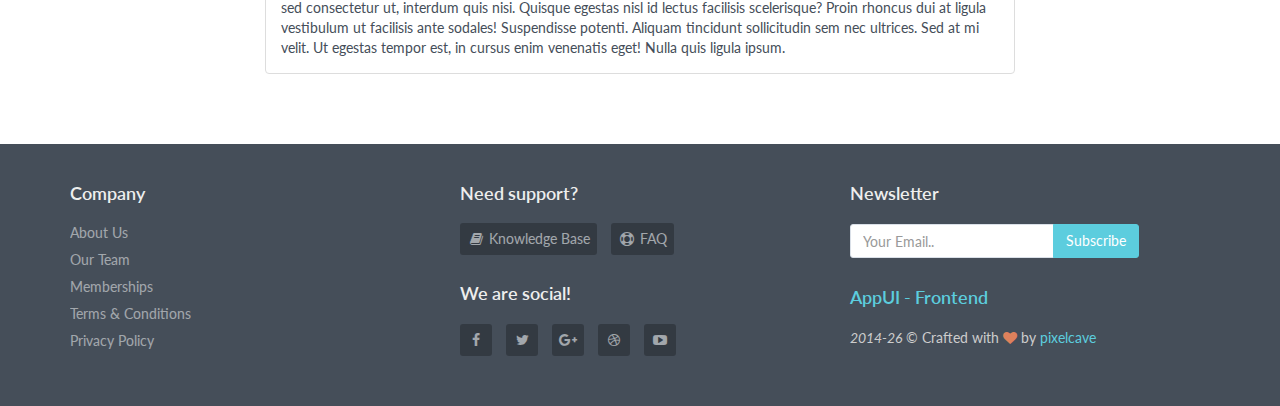
<file: tema/page_scroller.html>
<!DOCTYPE html>
<!--[if IE 9]>         <html class="no-js lt-ie10" lang="en"> <![endif]-->
<!--[if gt IE 9]><!--> <html class="no-js" lang="en"> <!--<![endif]-->
    <head>
        <meta charset="utf-8">

        <title>AppUI Frontend - Responsive Bootstrap Site Template</title>

        <meta name="description" content="AppUI Frontend is a Responsive Bootstrap Site Template created by pixelcave and added as a bonus in AppUI Admin Template package">
        <meta name="author" content="pixelcave">
        <meta name="robots" content="noindex, nofollow">

        <meta name="viewport" content="width=device-width, initial-scale=1.0, maximum-scale=1.0, user-scalable=no">

        <!-- Icons -->
        <!-- The following icons can be replaced with your own, they are used by desktop and mobile browsers -->
        <link rel="shortcut icon" href="img/favicon.png">
        <link rel="apple-touch-icon" href="img/icon57.png" sizes="57x57">
        <link rel="apple-touch-icon" href="img/icon72.png" sizes="72x72">
        <link rel="apple-touch-icon" href="img/icon76.png" sizes="76x76">
        <link rel="apple-touch-icon" href="img/icon114.png" sizes="114x114">
        <link rel="apple-touch-icon" href="img/icon120.png" sizes="120x120">
        <link rel="apple-touch-icon" href="img/icon144.png" sizes="144x144">
        <link rel="apple-touch-icon" href="img/icon152.png" sizes="152x152">
        <link rel="apple-touch-icon" href="img/icon180.png" sizes="180x180">
        <!-- END Icons -->

        <!-- Stylesheets -->
        <!-- Bootstrap is included in its original form, unaltered -->
        <link rel="stylesheet" href="css/bootstrap.min.css">

        <!-- Related styles of various icon packs and plugins -->
        <link rel="stylesheet" href="css/plugins.css">

        <!-- The main stylesheet of this template. All Bootstrap overwrites are defined in here -->
        <link rel="stylesheet" href="css/main.css">

        <!-- The themes stylesheet of this template (for using specific theme color in individual elements - must included last) -->
        <link rel="stylesheet" href="css/themes.css">
        <!-- END Stylesheets -->

        <!-- Modernizr (browser feature detection library) -->
        <script src="js/vendor/modernizr-3.3.1.min.js"></script>
    </head>
    <body>
        <!-- Page Container -->
        <!-- In the PHP version you can set the following options from inc/config file -->
        <!-- 'boxed' class for a boxed layout -->
        <div id="page-container">
            <!-- Site Header -->
            <header>
                <div class="container">
                    <!-- Site Logo -->
                    <a href="index.html" class="site-logo">
                        <i class="fa fa-cube"></i> App<strong>UI</strong>
                    </a>
                    <!-- END Site Logo -->

                    <!-- Site Navigation -->
                    <nav>
                        <!-- Menu Toggle -->
                        <!-- Toggles menu on small screens -->
                        <a href="javascript:void(0)" class="btn btn-default site-menu-toggle visible-xs visible-sm">Menu</a>
                        <!-- END Menu Toggle -->

                        <!-- Main Menu -->
                        <ul class="site-nav">
                            <li>
                                <a href="index.html">Welcome</a>
                            </li>
                            <li>
                                <a href="features.html">Features</a>
                            </li>
                            <li>
                                <a href="pricing.html">Pricing</a>
                            </li>
                            <li>
                                <a href="contact.html">Contact</a>
                            </li>
                            <li>
                                <a href="ui.html">UI</a>
                            </li>
                            <li class="active">
                                <a href="javascript:void(0)" class="site-nav-sub"><i class="fa fa-angle-down site-nav-arrow"></i>Pages</a>
                                <ul>
                                    <li>
                                        <a href="blog.html">Blog</a>
                                    </li>
                                    <li>
                                        <a href="blog_post.html">Blog Post</a>
                                    </li>
                                    <li>
                                        <a href="portfolio.html">Portfolio</a>
                                    </li>
                                    <li>
                                        <a href="project.html">Project</a>
                                    </li>
                                    <li>
                                        <a href="team.html">Team</a>
                                    </li>
                                    <li>
                                        <a href="faq.html">FAQ</a>
                                    </li>
                                    <li>
                                        <a href="jobs.html">Jobs</a>
                                    </li>
                                    <li>
                                        <a href="search_results.html">Search Results</a>
                                    </li>
                                    <li>
                                        <a href="page_scroller.html" class="active">Page Scroller</a>
                                    </li>
                                </ul>
                            </li>
                            <li>
                                <a href="http://demo.pixelcave.com/appui" class="featured">Get Started <i class="fa fa-arrow-right"></i></a>
                            </li>
                        </ul>
                        <!-- END Main Menu -->
                    </nav>
                    <!-- END Site Navigation -->
                </div>
            </header>
            <!-- END Site Header -->

            <!-- Intro -->
            <section class="site-section site-section-top site-section-light themed-background-dark">
                <div class="container">
                    <h1 class="text-center animation-fadeInQuickInv"><strong>You can easily create a page scroller.</strong></h1>
                </div>
            </section>
            <!-- END Intro -->

            <!-- Page Scroller Container -->
            <!-- Functionality initialized in js/app.js - uiInit() with vPageScroll, check out examples and documentation at https://github.com/nico-martin/vPageScroll -->
            <div class="scroller-container">
                <!-- Page Scroller Navigation, it is auto created and you can specify a Font Awesome icon in each section by using the property 'data-icon' -->
                <div class="scroller-nav"></div>

                <!-- Slide 1 -->
                <section class="site-content site-section themed-background-muted border-bottom" data-icon="fa-trophy">
                    <div class="container">
                        <h2 class="text-center site-block"><strong>Portfolio</strong></h2>
                        <div class="row push-bit">
                            <div class="col-md-6">
                                <a href="project.html" class="portfolio-item themed-background-social">
                                    <h2 class="site-heading h3">
                                        <strong class="text-uppercase">Project 1</strong>
                                    </h2>
                                    <div class="row">
                                        <div class="col-sm-6 visibility-none" data-toggle="animation-appear" data-animation-class="animation-fadeInRight" data-element-offset="-20">
                                            <p><img src="img/placeholders/screenshots/promo_2.png" alt="" class="img-responsive portfolio-item-img-left"></p>
                                        </div>
                                        <div class="col-sm-6 visibility-none" data-toggle="animation-appear" data-animation-class="animation-fadeInLeft" data-element-offset="-20">
                                            <p>Suspendisse potenti. Aliquam quis ligula elit. Aliquam at orci ac neque semper dictum. Sed tincidunt scelerisque ligula, et facilisis nulla hendrerit non.</p>
                                        </div>
                                    </div>
                                </a>
                            </div>
                            <div class="col-md-6">
                                <a href="project.html" class="portfolio-item themed-background-passion">
                                    <h2 class="site-heading h3">
                                        <strong class="text-uppercase">Project 2</strong>
                                    </h2>
                                    <div class="row">
                                        <div class="col-sm-6 col-sm-push-6 visibility-none" data-toggle="animation-appear" data-animation-class="animation-fadeInLeft" data-element-offset="-20">
                                            <p><img src="img/placeholders/screenshots/promo_1.png" alt="" class="img-responsive portfolio-item-img-right"></p>
                                        </div>
                                        <div class="col-sm-6 col-sm-pull-6 visibility-none" data-toggle="animation-appear" data-animation-class="animation-fadeInRight" data-element-offset="-20">
                                            <p>Suspendisse potenti. Aliquam quis ligula elit. Aliquam at orci ac neque semper dictum. Sed tincidunt scelerisque ligula, et facilisis nulla hendrerit non.</p>
                                        </div>
                                    </div>
                                </a>
                            </div>
                            <div class="col-md-6">
                                <a href="project.html" class="portfolio-item themed-background-classy">
                                    <h2 class="site-heading h3">
                                        <strong class="text-uppercase">Project 3</strong>
                                    </h2>
                                    <div class="row">
                                        <div class="col-sm-6 visibility-none" data-toggle="animation-appear" data-animation-class="animation-fadeInRight" data-element-offset="-20">
                                            <p><img src="img/placeholders/screenshots/promo_2.png" alt="" class="img-responsive portfolio-item-img-left"></p>
                                        </div>
                                        <div class="col-sm-6 visibility-none" data-toggle="animation-appear" data-animation-class="animation-fadeInLeft" data-element-offset="-20">
                                            <p>Suspendisse potenti. Aliquam quis ligula elit. Aliquam at orci ac neque semper dictum. Sed tincidunt scelerisque ligula, et facilisis nulla hendrerit non.</p>
                                        </div>
                                    </div>
                                </a>
                            </div>
                            <div class="col-md-6">
                                <a href="project.html" class="portfolio-item themed-background-flat">
                                    <h2 class="site-heading h3">
                                        <strong class="text-uppercase">Project 4</strong>
                                    </h2>
                                    <div class="row">
                                        <div class="col-sm-6 col-sm-push-6 visibility-none" data-toggle="animation-appear" data-animation-class="animation-fadeInLeft" data-element-offset="-20">
                                            <p><img src="img/placeholders/screenshots/promo_3.png" alt="" class="img-responsive portfolio-item-img-right"></p>
                                        </div>
                                        <div class="col-sm-6 col-sm-pull-6 visibility-none" data-toggle="animation-appear" data-animation-class="animation-fadeInRight" data-element-offset="-20">
                                            <p>Suspendisse potenti. Aliquam quis ligula elit. Aliquam at orci ac neque semper dictum. Sed tincidunt scelerisque ligula, et facilisis nulla hendrerit non.</p>
                                        </div>
                                    </div>
                                </a>
                            </div>
                            <div class="col-md-6">
                                <a href="project.html" class="portfolio-item themed-background-creme">
                                    <h2 class="site-heading h3">
                                        <strong class="text-uppercase">Project 5</strong>
                                    </h2>
                                    <div class="row">
                                        <div class="col-sm-6 visibility-none" data-toggle="animation-appear" data-animation-class="animation-fadeInRight" data-element-offset="-20">
                                            <p><img src="img/placeholders/screenshots/promo_2.png" alt="" class="img-responsive portfolio-item-img-left"></p>
                                        </div>
                                        <div class="col-sm-6 visibility-none" data-toggle="animation-appear" data-animation-class="animation-fadeInLeft" data-element-offset="-20">
                                            <p>Suspendisse potenti. Aliquam quis ligula elit. Aliquam at orci ac neque semper dictum. Sed tincidunt scelerisque ligula, et facilisis nulla hendrerit non.</p>
                                        </div>
                                    </div>
                                </a>
                            </div>
                            <div class="col-md-6">
                                <a href="project.html" class="portfolio-item themed-background-amethyst">
                                    <h2 class="site-heading h3">
                                        <strong class="text-uppercase">Project 6</strong>
                                    </h2>
                                    <div class="row">
                                        <div class="col-sm-6 col-sm-push-6 visibility-none" data-toggle="animation-appear" data-animation-class="animation-fadeInLeft" data-element-offset="-20">
                                            <p><img src="img/placeholders/screenshots/promo_3.png" alt="" class="img-responsive portfolio-item-img-right"></p>
                                        </div>
                                        <div class="col-sm-6 col-sm-pull-6 visibility-none" data-toggle="animation-appear" data-animation-class="animation-fadeInRight" data-element-offset="-20">
                                            <p>Suspendisse potenti. Aliquam quis ligula elit. Aliquam at orci ac neque semper dictum. Sed tincidunt scelerisque ligula, et facilisis nulla hendrerit non.</p>
                                        </div>
                                    </div>
                                </a>
                            </div>
                        </div>
                    </div>
                </section>
                <!-- END Slide 1 -->

                <!-- Slide 2 -->
                <section class="site-content site-section border-bottom" data-icon="fa-dollar">
                    <div class="container">
                        <h2 class="text-center site-block"><strong>Pricing</strong></h2>
                        <div class="site-block">
                            <div class="row">
                                <div class="col-sm-4">
                                    <table class="table table-borderless table-pricing">
                                        <thead>
                                            <tr>
                                                <th>Tiny Plan</th>
                                            </tr>
                                        </thead>
                                        <tbody>
                                            <tr class="active">
                                                <td>
                                                    <h1>$<strong>9</strong><small>.99</small><br><small>per month</small></h1>
                                                </td>
                                            </tr>
                                            <tr>
                                                <td><strong>1</strong> Domain</td>
                                            </tr>
                                            <tr>
                                                <td><strong>1GB</strong> Storage</td>
                                            </tr>
                                            <tr>
                                                <td><strong>10GB</strong> Bandwidth</td>
                                            </tr>
                                            <tr>
                                                <td><strong>1</strong> Databases</td>
                                            </tr>
                                            <tr class="active">
                                                <td>
                                                    <a href="javascript:void(0)" class="btn btn-effect-ripple  btn-success"><i class="fa fa-arrow-right"></i> Sign Up Today</a>
                                                </td>
                                            </tr>
                                            <tr>
                                                <td class="text-muted">
                                                    <small><em>* All plans include free support!</em></small>
                                                </td>
                                            </tr>
                                        </tbody>
                                    </table>
                                </div>
                                <div class="col-sm-4">
                                    <table class="table table-borderless table-pricing">
                                        <thead>
                                            <tr>
                                                <th>Medium Plan</th>
                                            </tr>
                                        </thead>
                                        <tbody>
                                            <tr class="active">
                                                <td>
                                                    <h1>$<strong>19</strong><small>.99</small><br><small>per month</small></h1>
                                                </td>
                                            </tr>
                                            <tr>
                                                <td><strong>5</strong> Domains</td>
                                            </tr>
                                            <tr>
                                                <td><strong>10GB</strong> Storage</td>
                                            </tr>
                                            <tr>
                                                <td><strong>1TB</strong> Bandwidth</td>
                                            </tr>
                                            <tr>
                                                <td><strong>10</strong> Databases</td>
                                            </tr>
                                            <tr class="active">
                                                <td>
                                                    <a href="javascript:void(0)" class="btn btn-effect-ripple  btn-success"><i class="fa fa-arrow-right"></i> Sign Up Today</a>
                                                </td>
                                            </tr>
                                            <tr>
                                                <td class="text-muted">
                                                    <small><em>* All plans include free support!</em></small>
                                                </td>
                                            </tr>
                                        </tbody>
                                    </table>
                                </div>
                                <div class="col-sm-4">
                                    <table class="table table-borderless table-pricing">
                                        <thead>
                                            <tr>
                                                <th>Large Plan</th>
                                            </tr>
                                        </thead>
                                        <tbody>
                                            <tr class="active">
                                                <td>
                                                    <h1>$<strong>39</strong><small>.99</small><br><small>per month</small></h1>
                                                </td>
                                            </tr>
                                            <tr>
                                                <td><strong>10</strong> Domains</td>
                                            </tr>
                                            <tr>
                                                <td><strong>20GB</strong> Storage</td>
                                            </tr>
                                            <tr>
                                                <td><strong>5TB</strong> Bandwidth</td>
                                            </tr>
                                            <tr>
                                                <td><strong>30</strong> Databases</td>
                                            </tr>
                                            <tr class="active">
                                                <td>
                                                    <a href="javascript:void(0)" class="btn btn-effect-ripple  btn-success"><i class="fa fa-arrow-right"></i> Sign Up Today</a>
                                                </td>
                                            </tr>
                                            <tr>
                                                <td class="text-muted">
                                                    <small><em>* All plans include free support!</em></small>
                                                </td>
                                            </tr>
                                        </tbody>
                                    </table>
                                </div>
                            </div>
                            <div id="testimonials-carousel" class="carousel slide carousel-html" data-ride="carousel" data-interval="4000">
                                <div class="carousel-inner text-center">
                                    <div class="active item">
                                        <blockquote>
                                            <p><img src="img/placeholders/avatars/avatar13@2x.jpg" alt="avatar" class="img-circle img-thumbnail img-thumbnail-avatar-2x"></p>
                                            <h3>A big thanks! Our web app looks great!</h3>
                                            <footer><em><strong>Maria Clark</strong>, http://example.com/</em></footer>
                                        </blockquote>
                                    </div>
                                    <div class="item">
                                        <blockquote>
                                            <p><img src="img/placeholders/avatars/avatar2@2x.jpg" alt="avatar" class="img-circle img-thumbnail img-thumbnail-avatar-2x"></p>
                                            <h3>It just works!</h3>
                                            <footer><em><strong>Roger Santos</strong>, http://example.com/</em></footer>
                                        </blockquote>
                                    </div>
                                    <div class="item">
                                        <blockquote>
                                            <p><img src="img/placeholders/avatars/avatar1@2x.jpg" alt="avatar" class="img-circle img-thumbnail img-thumbnail-avatar-2x"></p>
                                            <h3>A great product at a great price!</h3>
                                            <footer><em><strong>Edward Duncan</strong>, http://example.com/</em></footer>
                                        </blockquote>
                                    </div>
                                    <div class="item">
                                        <blockquote>
                                            <p><img src="img/placeholders/avatars/avatar7@2x.jpg" alt="avatar" class="img-circle img-thumbnail img-thumbnail-avatar-2x"></p>
                                            <h3>Awesome purchase, I'm so happy I made it!</h3>
                                            <footer><em><strong>Scott Gray</strong>, http://example.com/</em></footer>
                                        </blockquote>
                                    </div>
                                </div>
                            </div>
                        </div>
                    </div>
                </section>
                <!-- END Slide 2 -->

                <!-- Slide 3 -->
                <section class="site-content site-section themed-background-muted border-bottom" data-icon="fa-diamond">
                    <div class="container">
                        <h2 class="text-center site-block"><strong>Features</strong></h2>
                        <div class="row row-items text-center">
                            <div class="col-sm-4">
                                <a href="javascript:void(0)" class="feature visibility-none themed-background-danger" data-toggle="animation-appear" data-animation-class="animation-fadeInQuickInv" data-element-offset="-100">
                                    <i class="fa fa-fire"></i>
                                </a>
                                <div class="visibility-none" data-toggle="animation-appear" data-animation-class="animation-fadeInQuick2Inv" data-element-offset="-100">
                                    <h4 class="site-heading feature-heading"><strong>Bootstrap Powered</strong></h4>
                                    <p class="feature-text text-muted">Bootstrap is a sleek, intuitive, and powerful mobile first front-end framework for faster and easier web development. <strong>AppUI</strong> was built on top, extending it to a large degree.</p>
                                </div>
                            </div>
                            <div class="col-sm-4">
                                <a href="javascript:void(0)" class="feature visibility-none themed-background-success" data-toggle="animation-appear" data-animation-class="animation-fadeInQuickInv" data-element-offset="-100">
                                    <i class="gi gi-pizza"></i>
                                </a>
                                <div class="visibility-none" data-toggle="animation-appear" data-animation-class="animation-fadeInQuick2Inv" data-element-offset="-100">
                                    <h4 class="site-heading feature-heading"><strong>1200+ Font Based Icons</strong></h4>
                                    <p class="feature-text text-muted">With so many unique icons included in <strong>AppUI</strong>, you don't have to worry about running out. Let's not talk about possible color and size variations.</p>
                                </div>
                            </div>
                            <div class="col-sm-4">
                                <a href="javascript:void(0)" class="feature visibility-none themed-background-info" data-toggle="animation-appear" data-animation-class="animation-fadeInQuickInv" data-element-offset="-100">
                                    <i class="fa fa-book"></i>
                                </a>
                                <div class="visibility-none" data-toggle="animation-appear" data-animation-class="animation-fadeInQuick2Inv" data-element-offset="-100">
                                    <h4 class="site-heading feature-heading"><strong>Documentation Included</strong></h4>
                                    <p class="feature-text text-muted"><strong>AppUI</strong> comes packed with a great documentation which covers all the basics to get you familiar with template's structure, files and plugins. It is the best way to get started.</p>
                                </div>
                            </div>
                        </div>
                        <div class="row row-items text-center">
                            <div class="col-sm-4">
                                <a href="javascript:void(0)" class="feature visibility-none themed-background-amethyst" data-toggle="animation-appear" data-animation-class="animation-fadeInQuickInv" data-element-offset="-100">
                                    <i class="gi gi-eye_open"></i>
                                </a>
                                <div class="visibility-none" data-toggle="animation-appear" data-animation-class="animation-fadeInQuick2Inv" data-element-offset="-100">
                                    <h4 class="site-heading feature-heading"><strong>Retina Ready</strong></h4>
                                    <p class="feature-text text-muted">It will look crispy clear on high resolution screens and at the same time it will serve your high quality images as required.</p>
                                </div>
                            </div>
                            <div class="col-sm-4">
                                <a href="javascript:void(0)" class="feature visibility-none themed-background-flat" data-toggle="animation-appear" data-animation-class="animation-fadeInQuickInv" data-element-offset="-100">
                                    <i class="fa fa-code"></i>
                                </a>
                                <div class="visibility-none" data-toggle="animation-appear" data-animation-class="animation-fadeInQuick2Inv" data-element-offset="-100">
                                    <h4 class="site-heading feature-heading"><strong>Clean & Commented Code</strong></h4>
                                    <p class="feature-text text-muted">The code is created with the developer in mind. It is clean, easy to follow, easy to replicate and at the same time well commented, so that you never feel lost.</p>
                                </div>
                            </div>
                            <div class="col-sm-4">
                                <a href="javascript:void(0)" class="feature visibility-none themed-background-passion" data-toggle="animation-appear" data-animation-class="animation-fadeInQuickInv" data-element-offset="-100">
                                    <i class="gi gi-iphone_shake"></i>
                                </a>
                                <div class="visibility-none" data-toggle="animation-appear" data-animation-class="animation-fadeInQuick2Inv" data-element-offset="-100">
                                    <h4 class="site-heading feature-heading"><strong>Fully Responsive</strong></h4>
                                    <p class="feature-text text-muted">The User Interface will adjust to any screen size. It will look great on mobile devices and on desktops at the same time. No need to worry about the UI, just stay focused on the development.</p>
                                </div>
                            </div>
                        </div>
                        <div class="row row-items text-center">
                            <div class="col-sm-4">
                                <a href="javascript:void(0)" class="feature visibility-none themed-background-warning" data-toggle="animation-appear" data-animation-class="animation-fadeInQuickInv" data-element-offset="-100">
                                    <i class="gi gi-brush"></i>
                                </a>
                                <div class="visibility-none" data-toggle="animation-appear" data-animation-class="animation-fadeInQuick2Inv" data-element-offset="-100">
                                    <h4 class="site-heading feature-heading"><strong>7 Colors Themes</strong></h4>
                                    <p class="feature-text text-muted"><strong>AppUI</strong> features 7 carefully chosen and integrated color themes to choose from (with 2 header & sidebar color variations each). It's like getting a new template every time you change the active color theme.</p>
                                </div>
                            </div>
                            <div class="col-sm-4">
                                <a href="javascript:void(0)" class="feature visibility-none themed-background-info" data-toggle="animation-appear" data-animation-class="animation-fadeInQuickInv" data-element-offset="-100">
                                    <i class="gi gi-electricity"></i>
                                </a>
                                <div class="visibility-none" data-toggle="animation-appear" data-animation-class="animation-fadeInQuick2Inv" data-element-offset="-100">
                                    <h4 class="site-heading feature-heading"><strong>Flexible Layout</strong></h4>
                                    <p class="feature-text text-muted">Create the layout you want for your project in seconds. Would you like a static layout? A fixed header and sidebars? A fixed footer? An alternative sidebar? You can have it!</p>
                                </div>
                            </div>
                            <div class="col-sm-4">
                                <a href="javascript:void(0)" class="feature visibility-none themed-background-classy" data-toggle="animation-appear" data-animation-class="animation-fadeInQuickInv" data-element-offset="-100">
                                    <i class="fa fa-cogs"></i>
                                </a>
                                <div class="visibility-none" data-toggle="animation-appear" data-animation-class="animation-fadeInQuick2Inv" data-element-offset="-100">
                                    <h4 class="site-heading feature-heading"><strong>Awesome Components</strong></h4>
                                    <p class="feature-text text-muted"><strong>AppUI</strong> comes packed with so many awesome components. Calendar, CSS3 Animations, Form Wizards, Form Validation and Charts are only a small portion of them.</p>
                                </div>
                            </div>
                        </div>
                    </div>
                </section>
                <!-- END Slide 3 -->

                <!-- Slide 4 -->
                <section class="site-content site-section" data-icon="fa-support">
                    <div class="container">
                        <h2 class="text-center site-block"><strong>Support</strong></h2>
                        <div class="row site-block">
                            <div class="col-md-8 col-md-offset-2">
                                <div id="faq1" class="panel-group">
                                    <div class="panel panel-default">
                                        <div class="panel-heading">
                                            <div class="panel-title">
                                                <i class="fa fa-angle-right"></i> <a class="accordion-toggle" data-toggle="collapse" data-parent="#faq1" href="#faq1_q1"><strong>Welcome to our service</strong></a>
                                            </div>
                                        </div>
                                        <div id="faq1_q1" class="panel-collapse collapse in">
                                            <div class="panel-body">
                                                <p>Lorem ipsum dolor sit amet, consectetur adipiscing elit. Maecenas ultrices, justo vel imperdiet gravida, urna ligula hendrerit nibh, ac cursus nibh sapien in purus. Mauris tincidunt tincidunt turpis in porta. Integer fermentum tincidunt auctor. Vestibulum ullamcorper, odio sed rhoncus imperdiet, enim elit sollicitudin orci, eget dictum leo mi nec lectus. Nam commodo turpis id lectus scelerisque vulputate. Integer sed dolor erat. Fusce erat ipsum, varius vel euismod sed, tristique et lectus? Etiam egestas fringilla enim, id convallis lectus laoreet at. Fusce purus nisi, gravida sed consectetur ut, interdum quis nisi. Quisque egestas nisl id lectus facilisis scelerisque? Proin rhoncus dui at ligula vestibulum ut facilisis ante sodales! Suspendisse potenti. Aliquam tincidunt sollicitudin sem nec ultrices. Sed at mi velit. Ut egestas tempor est, in cursus enim venenatis eget! Nulla quis ligula ipsum.</p>
                                                <p class="remove-margin">Mauris tincidunt tincidunt turpis in porta. Integer fermentum tincidunt auctor. Vestibulum ullamcorper, odio sed rhoncus imperdiet, enim elit sollicitudin orci, eget dictum leo mi nec lectus. Nam commodo turpis id lectus scelerisque vulputate. Integer sed dolor erat. Fusce erat ipsum, varius vel euismod sed, tristique et lectus? Etiam egestas fringilla enim, id convallis lectus laoreet at. Fusce purus nisi, gravida sed consectetur ut, interdum quis nisi. Quisque egestas nisl id lectus facilisis scelerisque? Proin rhoncus dui at ligula vestibulum ut facilisis ante sodales! Suspendisse potenti. Aliquam tincidunt sollicitudin sem nec ultrices. Sed at mi velit. Ut egestas tempor est, in cursus enim venenatis eget! Nulla quis ligula ipsum.</p>
                                            </div>
                                        </div>
                                    </div>
                                    <div class="panel panel-default">
                                        <div class="panel-heading">
                                            <div class="panel-title">
                                                <i class="fa fa-angle-right"></i> <a class="accordion-toggle" data-toggle="collapse" data-parent="#faq1" href="#faq1_q2"><strong>Who are we?</strong></a>
                                            </div>
                                        </div>
                                        <div id="faq1_q2" class="panel-collapse collapse in">
                                            <div class="panel-body">
                                                <p>Lorem ipsum dolor sit amet, consectetur adipiscing elit. Maecenas ultrices, justo vel imperdiet gravida, urna ligula hendrerit nibh, ac cursus nibh sapien in purus.</p>
                                                <p class="remove-margin">Mauris tincidunt tincidunt turpis in porta. Integer fermentum tincidunt auctor. Vestibulum ullamcorper, odio sed rhoncus imperdiet, enim elit sollicitudin orci, eget dictum leo mi nec lectus. Nam commodo turpis id lectus scelerisque vulputate. Integer sed dolor erat. Fusce erat ipsum, varius vel euismod sed, tristique et lectus? Etiam egestas fringilla enim, id convallis lectus laoreet at. Fusce purus nisi, gravida sed consectetur ut, interdum quis nisi. Quisque egestas nisl id lectus facilisis scelerisque? Proin rhoncus dui at ligula vestibulum ut facilisis ante sodales! Suspendisse potenti. Aliquam tincidunt sollicitudin sem nec ultrices. Sed at mi velit. Ut egestas tempor est, in cursus enim venenatis eget! Nulla quis ligula ipsum.</p>
                                            </div>
                                        </div>
                                    </div>
                                    <div class="panel panel-default">
                                        <div class="panel-heading">
                                            <div class="panel-title">
                                                <i class="fa fa-angle-right"></i> <a class="accordion-toggle" data-toggle="collapse" data-parent="#faq1" href="#faq1_q3"><strong>What we believe in?</strong></a>
                                            </div>
                                        </div>
                                        <div id="faq1_q3" class="panel-collapse collapse in">
                                            <div class="panel-body">Lorem ipsum dolor sit amet, consectetur adipiscing elit. Maecenas ultrices, justo vel imperdiet gravida, urna ligula hendrerit nibh, ac cursus nibh sapien in purus. Mauris tincidunt tincidunt turpis in porta. Integer fermentum tincidunt auctor. Vestibulum ullamcorper, odio sed rhoncus imperdiet, enim elit sollicitudin orci, eget dictum leo mi nec lectus. Nam commodo turpis id lectus scelerisque vulputate. Integer sed dolor erat. Fusce erat ipsum, varius vel euismod sed, tristique et lectus? Etiam egestas fringilla enim, id convallis lectus laoreet at. Fusce purus nisi, gravida sed consectetur ut, interdum quis nisi. Quisque egestas nisl id lectus facilisis scelerisque? Proin rhoncus dui at ligula vestibulum ut facilisis ante sodales! Suspendisse potenti. Aliquam tincidunt sollicitudin sem nec ultrices. Sed at mi velit. Ut egestas tempor est, in cursus enim venenatis eget! Nulla quis ligula ipsum.</div>
                                        </div>
                                    </div>
                                </div>
                            </div>
                        </div>
                    </div>
                </section>
                <!-- END Slide 4 -->
            </div>
            <!-- END Page Scroller Container -->

            <!-- Footer -->
            <footer class="site-footer site-section site-section-light">
                <div class="container">
                    <!-- Footer Links -->
                    <div class="row">
                        <div class="col-sm-4">
                            <h4 class="footer-heading">Company</h4>
                            <ul class="footer-nav ul-breath list-unstyled">
                                <li><a href="javascript:void(0)">About Us</a></li>
                                <li><a href="javascript:void(0)">Our Team</a></li>
                                <li><a href="javascript:void(0)">Memberships</a></li>
                                <li><a href="javascript:void(0)">Terms &amp; Conditions</a></li>
                                <li><a href="javascript:void(0)">Privacy Policy</a></li>
                            </ul>
                        </div>
                        <div class="col-sm-4">
                            <h4 class="footer-heading">Need support?</h4>
                            <ul class="footer-nav footer-nav-links list-inline">
                                <li><a href="javascript:void(0)"><i class="fa fa-fw fa-book"></i> Knowledge Base</a></li>
                                <li><a href="javascript:void(0)"><i class="fa fa-fw fa-support"></i> FAQ</a></li>
                            </ul>
                            <h4 class="footer-heading">We are social!</h4>
                            <ul class="footer-nav footer-nav-links list-inline">
                                <li><a href="javascript:void(0)" class="social-facebook" data-toggle="tooltip" title="Like our Facebook page"><i class="fa fa-fw fa-facebook"></i></a></li>
                                <li><a href="javascript:void(0)" class="social-twitter" data-toggle="tooltip" title="Follow us on Twitter"><i class="fa fa-fw fa-twitter"></i></a></li>
                                <li><a href="javascript:void(0)" class="social-google-plus" data-toggle="tooltip" title="Like our Google+ page"><i class="fa fa-fw fa-google-plus"></i></a></li>
                                <li><a href="javascript:void(0)" class="social-dribbble" data-toggle="tooltip" title="Follow us on Dribbble"><i class="fa fa-fw fa-dribbble"></i></a></li>
                                <li><a href="javascript:void(0)" class="social-youtube" data-toggle="tooltip" title="Subscribe to our Youtube channel"><i class="fa fa-fw fa-youtube-play"></i></a></li>
                            </ul>
                        </div>
                        <div class="col-sm-4">
                            <h4 class="footer-heading">Newsletter</h4>
                            <form action="index.html" method="post" class="form-inline" onsubmit="return false;">
                                <div class="form-group">
                                    <label class="sr-only" for="register-email">Your Email</label>
                                    <div class="input-group">
                                        <input type="email" id="register-email" name="register-email" class="form-control" placeholder="Your Email..">
                                        <span class="input-group-btn">
                                            <button type="submit" class="btn btn-primary">Subscribe</button>
                                        </span>
                                    </div>
                                </div>
                            </form>
                            <h4 class="footer-heading"><a href="http://goo.gl/RcsdAh">AppUI - Frontend</a></h4>
                            <em><span id="year-copy"></span></em> &copy; Crafted with <i class="fa fa-heart text-danger"></i> by <a href="http://goo.gl/vNS3I">pixelcave</a>
                        </div>
                    </div>
                    <!-- END Footer Links -->
                </div>
            </footer>
            <!-- END Footer -->
        </div>
        <!-- END Page Container -->

        <!-- Scroll to top link, initialized in js/app.js - scrollToTop() -->
        <a href="#" id="to-top"><i class="fa fa-arrow-up"></i></a>

        <!-- jQuery, Bootstrap, jQuery plugins and Custom JS code -->
        <script src="js/vendor/jquery-2.2.4.min.js"></script>
        <script src="js/vendor/bootstrap.min.js"></script>
        <script src="js/plugins.js"></script>
        <script src="js/app.js"></script>
    </body>
</html>
</file>
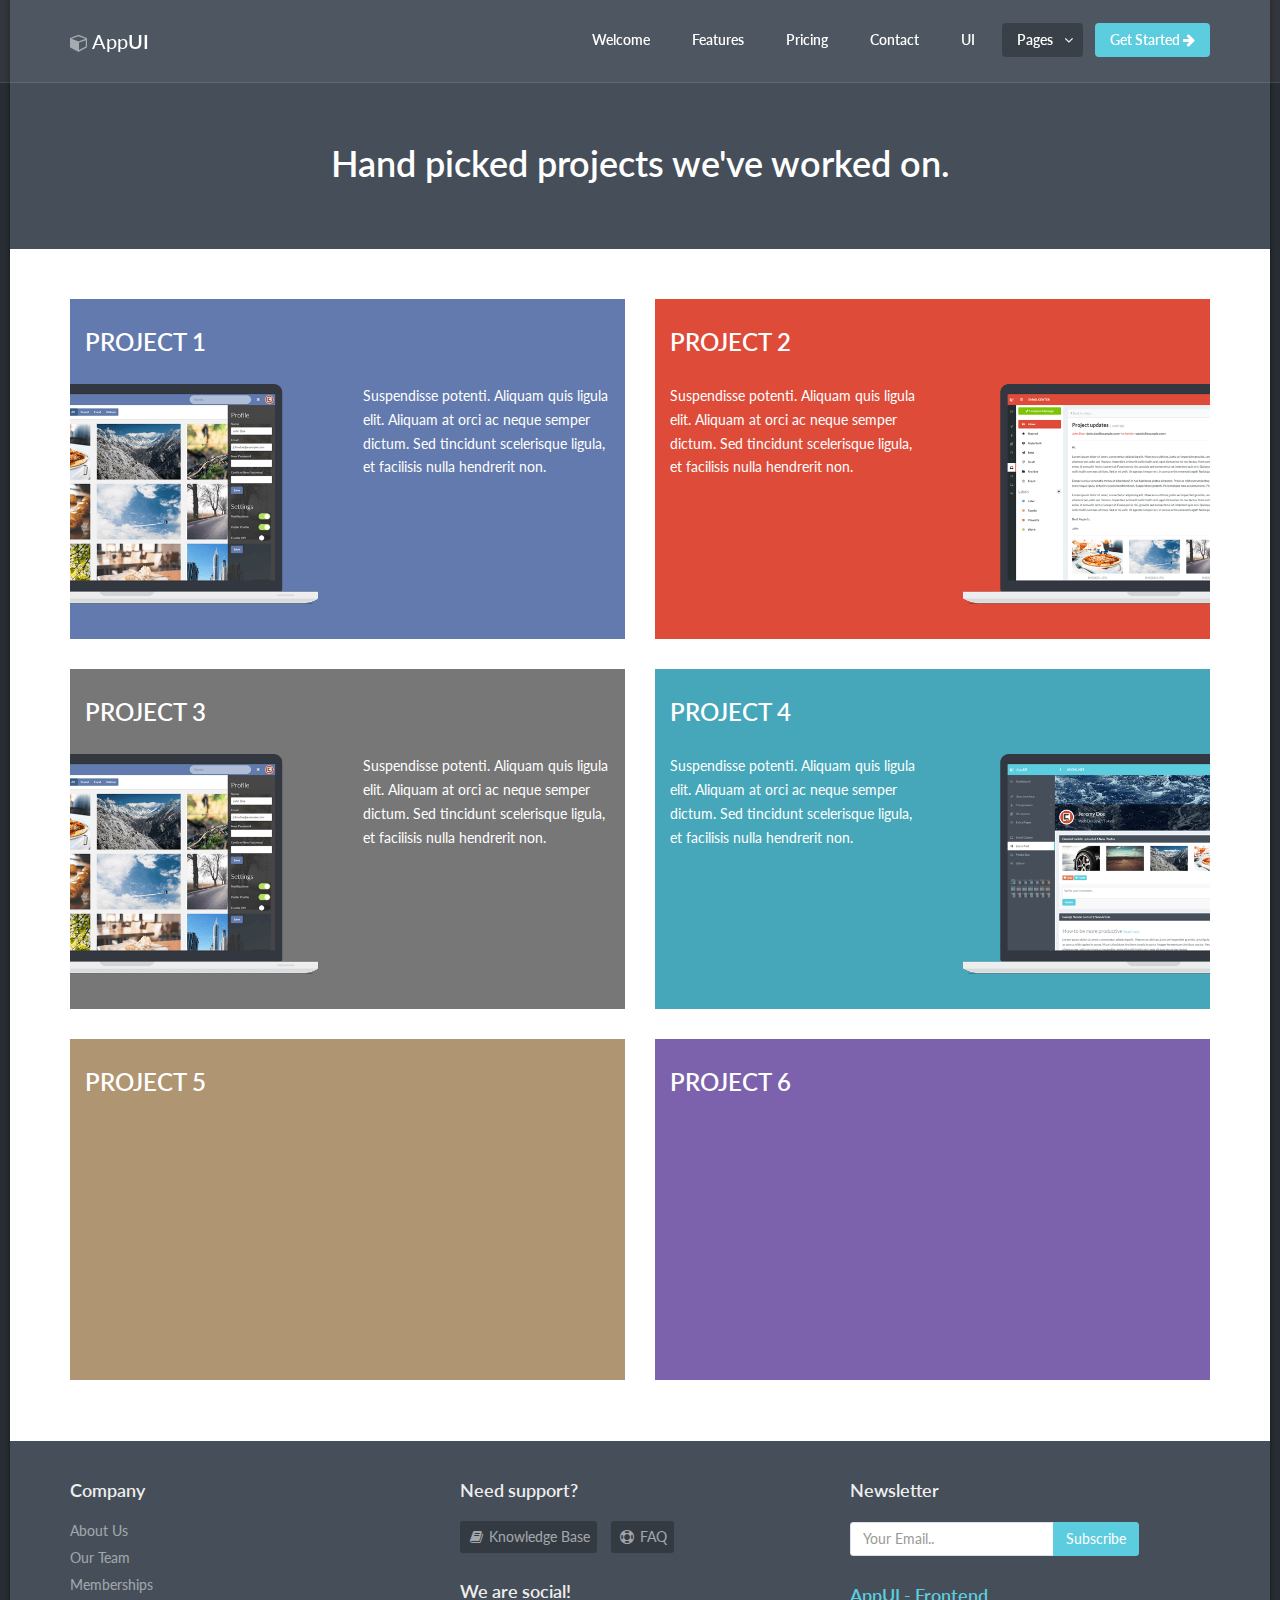
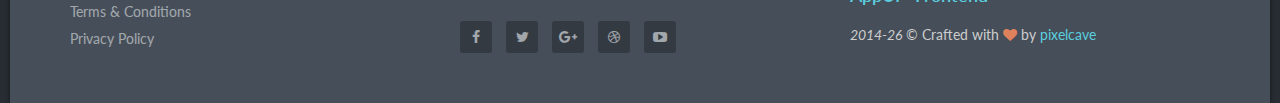
<file: tema/portfolio.html>
<!DOCTYPE html>
<!--[if IE 9]>         <html class="no-js lt-ie10" lang="en"> <![endif]-->
<!--[if gt IE 9]><!--> <html class="no-js" lang="en"> <!--<![endif]-->
    <head>
        <meta charset="utf-8">

        <title>AppUI Frontend - Responsive Bootstrap Site Template</title>

        <meta name="description" content="AppUI Frontend is a Responsive Bootstrap Site Template created by pixelcave and added as a bonus in AppUI Admin Template package">
        <meta name="author" content="pixelcave">
        <meta name="robots" content="noindex, nofollow">

        <meta name="viewport" content="width=device-width, initial-scale=1.0, maximum-scale=1.0, user-scalable=no">

        <!-- Icons -->
        <!-- The following icons can be replaced with your own, they are used by desktop and mobile browsers -->
        <link rel="shortcut icon" href="img/favicon.png">
        <link rel="apple-touch-icon" href="img/icon57.png" sizes="57x57">
        <link rel="apple-touch-icon" href="img/icon72.png" sizes="72x72">
        <link rel="apple-touch-icon" href="img/icon76.png" sizes="76x76">
        <link rel="apple-touch-icon" href="img/icon114.png" sizes="114x114">
        <link rel="apple-touch-icon" href="img/icon120.png" sizes="120x120">
        <link rel="apple-touch-icon" href="img/icon144.png" sizes="144x144">
        <link rel="apple-touch-icon" href="img/icon152.png" sizes="152x152">
        <link rel="apple-touch-icon" href="img/icon180.png" sizes="180x180">
        <!-- END Icons -->

        <!-- Stylesheets -->
        <!-- Bootstrap is included in its original form, unaltered -->
        <link rel="stylesheet" href="css/bootstrap.min.css">

        <!-- Related styles of various icon packs and plugins -->
        <link rel="stylesheet" href="css/plugins.css">

        <!-- The main stylesheet of this template. All Bootstrap overwrites are defined in here -->
        <link rel="stylesheet" href="css/main.css">

        <!-- The themes stylesheet of this template (for using specific theme color in individual elements - must included last) -->
        <link rel="stylesheet" href="css/themes.css">
        <!-- END Stylesheets -->

        <!-- Modernizr (browser feature detection library) -->
        <script src="js/vendor/modernizr-3.3.1.min.js"></script>
    </head>
    <body>
        <!-- Page Container -->
        <!-- In the PHP version you can set the following options from inc/config file -->
        <!-- 'boxed' class for a boxed layout -->
        <div id="page-container" class="boxed">
            <!-- Site Header -->
            <header>
                <div class="container">
                    <!-- Site Logo -->
                    <a href="index.html" class="site-logo">
                        <i class="fa fa-cube"></i> App<strong>UI</strong>
                    </a>
                    <!-- END Site Logo -->

                    <!-- Site Navigation -->
                    <nav>
                        <!-- Menu Toggle -->
                        <!-- Toggles menu on small screens -->
                        <a href="javascript:void(0)" class="btn btn-default site-menu-toggle visible-xs visible-sm">Menu</a>
                        <!-- END Menu Toggle -->

                        <!-- Main Menu -->
                        <ul class="site-nav">
                            <li>
                                <a href="index.html">Welcome</a>
                            </li>
                            <li>
                                <a href="features.html">Features</a>
                            </li>
                            <li>
                                <a href="pricing.html">Pricing</a>
                            </li>
                            <li>
                                <a href="contact.html">Contact</a>
                            </li>
                            <li>
                                <a href="ui.html">UI</a>
                            </li>
                            <li class="active">
                                <a href="javascript:void(0)" class="site-nav-sub"><i class="fa fa-angle-down site-nav-arrow"></i>Pages</a>
                                <ul>
                                    <li>
                                        <a href="blog.html">Blog</a>
                                    </li>
                                    <li>
                                        <a href="blog_post.html">Blog Post</a>
                                    </li>
                                    <li>
                                        <a href="portfolio.html" class="active">Portfolio</a>
                                    </li>
                                    <li>
                                        <a href="project.html">Project</a>
                                    </li>
                                    <li>
                                        <a href="team.html">Team</a>
                                    </li>
                                    <li>
                                        <a href="faq.html">FAQ</a>
                                    </li>
                                    <li>
                                        <a href="jobs.html">Jobs</a>
                                    </li>
                                    <li>
                                        <a href="search_results.html">Search Results</a>
                                    </li>
                                    <li>
                                        <a href="page_scroller.html">Page Scroller</a>
                                    </li>
                                </ul>
                            </li>
                            <li>
                                <a href="http://demo.pixelcave.com/appui" class="featured">Get Started <i class="fa fa-arrow-right"></i></a>
                            </li>
                        </ul>
                        <!-- END Main Menu -->
                    </nav>
                    <!-- END Site Navigation -->
                </div>
            </header>
            <!-- END Site Header -->

            <!-- Intro -->
            <section class="site-section site-section-top site-section-light themed-background-dark">
                <div class="container">
                    <h1 class="text-center animation-fadeInQuickInv"><strong>Hand picked projects we've worked on.</strong></h1>
                </div>
            </section>
            <!-- END Intro -->

            <!-- Portfolio -->
            <section class="site-content site-section">
                <div class="container">
                    <div class="row push-bit">
                        <div class="col-md-6">
                            <a href="project.html" class="portfolio-item themed-background-social">
                                <h2 class="site-heading h3">
                                    <strong class="text-uppercase">Project 1</strong>
                                </h2>
                                <div class="row">
                                    <div class="col-sm-6 visibility-none" data-toggle="animation-appear" data-animation-class="animation-fadeInRight" data-element-offset="-20">
                                        <p><img src="img/placeholders/screenshots/promo_2.png" alt="" class="img-responsive portfolio-item-img-left"></p>
                                    </div>
                                    <div class="col-sm-6 visibility-none" data-toggle="animation-appear" data-animation-class="animation-fadeInLeft" data-element-offset="-20">
                                        <p>Suspendisse potenti. Aliquam quis ligula elit. Aliquam at orci ac neque semper dictum. Sed tincidunt scelerisque ligula, et facilisis nulla hendrerit non.</p>
                                    </div>
                                </div>
                            </a>
                        </div>
                        <div class="col-md-6">
                            <a href="project.html" class="portfolio-item themed-background-passion">
                                <h2 class="site-heading h3">
                                    <strong class="text-uppercase">Project 2</strong>
                                </h2>
                                <div class="row">
                                    <div class="col-sm-6 col-sm-push-6 visibility-none" data-toggle="animation-appear" data-animation-class="animation-fadeInLeft" data-element-offset="-20">
                                        <p><img src="img/placeholders/screenshots/promo_1.png" alt="" class="img-responsive portfolio-item-img-right"></p>
                                    </div>
                                    <div class="col-sm-6 col-sm-pull-6 visibility-none" data-toggle="animation-appear" data-animation-class="animation-fadeInRight" data-element-offset="-20">
                                        <p>Suspendisse potenti. Aliquam quis ligula elit. Aliquam at orci ac neque semper dictum. Sed tincidunt scelerisque ligula, et facilisis nulla hendrerit non.</p>
                                    </div>
                                </div>
                            </a>
                        </div>
                        <div class="col-md-6">
                            <a href="project.html" class="portfolio-item themed-background-classy">
                                <h2 class="site-heading h3">
                                    <strong class="text-uppercase">Project 3</strong>
                                </h2>
                                <div class="row">
                                    <div class="col-sm-6 visibility-none" data-toggle="animation-appear" data-animation-class="animation-fadeInRight" data-element-offset="-20">
                                        <p><img src="img/placeholders/screenshots/promo_2.png" alt="" class="img-responsive portfolio-item-img-left"></p>
                                    </div>
                                    <div class="col-sm-6 visibility-none" data-toggle="animation-appear" data-animation-class="animation-fadeInLeft" data-element-offset="-20">
                                        <p>Suspendisse potenti. Aliquam quis ligula elit. Aliquam at orci ac neque semper dictum. Sed tincidunt scelerisque ligula, et facilisis nulla hendrerit non.</p>
                                    </div>
                                </div>
                            </a>
                        </div>
                        <div class="col-md-6">
                            <a href="project.html" class="portfolio-item themed-background-flat">
                                <h2 class="site-heading h3">
                                    <strong class="text-uppercase">Project 4</strong>
                                </h2>
                                <div class="row">
                                    <div class="col-sm-6 col-sm-push-6 visibility-none" data-toggle="animation-appear" data-animation-class="animation-fadeInLeft" data-element-offset="-20">
                                        <p><img src="img/placeholders/screenshots/promo_3.png" alt="" class="img-responsive portfolio-item-img-right"></p>
                                    </div>
                                    <div class="col-sm-6 col-sm-pull-6 visibility-none" data-toggle="animation-appear" data-animation-class="animation-fadeInRight" data-element-offset="-20">
                                        <p>Suspendisse potenti. Aliquam quis ligula elit. Aliquam at orci ac neque semper dictum. Sed tincidunt scelerisque ligula, et facilisis nulla hendrerit non.</p>
                                    </div>
                                </div>
                            </a>
                        </div>
                        <div class="col-md-6">
                            <a href="project.html" class="portfolio-item themed-background-creme">
                                <h2 class="site-heading h3">
                                    <strong class="text-uppercase">Project 5</strong>
                                </h2>
                                <div class="row">
                                    <div class="col-sm-6 visibility-none" data-toggle="animation-appear" data-animation-class="animation-fadeInRight" data-element-offset="-20">
                                        <p><img src="img/placeholders/screenshots/promo_2.png" alt="" class="img-responsive portfolio-item-img-left"></p>
                                    </div>
                                    <div class="col-sm-6 visibility-none" data-toggle="animation-appear" data-animation-class="animation-fadeInLeft" data-element-offset="-20">
                                        <p>Suspendisse potenti. Aliquam quis ligula elit. Aliquam at orci ac neque semper dictum. Sed tincidunt scelerisque ligula, et facilisis nulla hendrerit non.</p>
                                    </div>
                                </div>
                            </a>
                        </div>
                        <div class="col-md-6">
                            <a href="project.html" class="portfolio-item themed-background-amethyst">
                                <h2 class="site-heading h3">
                                    <strong class="text-uppercase">Project 6</strong>
                                </h2>
                                <div class="row">
                                    <div class="col-sm-6 col-sm-push-6 visibility-none" data-toggle="animation-appear" data-animation-class="animation-fadeInLeft" data-element-offset="-20">
                                        <p><img src="img/placeholders/screenshots/promo_3.png" alt="" class="img-responsive portfolio-item-img-right"></p>
                                    </div>
                                    <div class="col-sm-6 col-sm-pull-6 visibility-none" data-toggle="animation-appear" data-animation-class="animation-fadeInRight" data-element-offset="-20">
                                        <p>Suspendisse potenti. Aliquam quis ligula elit. Aliquam at orci ac neque semper dictum. Sed tincidunt scelerisque ligula, et facilisis nulla hendrerit non.</p>
                                    </div>
                                </div>
                            </a>
                        </div>
                    </div>
                </div>
            </section>
            <!-- END Portfolio -->

            <!-- Footer -->
            <footer class="site-footer site-section site-section-light">
                <div class="container">
                    <!-- Footer Links -->
                    <div class="row">
                        <div class="col-sm-4">
                            <h4 class="footer-heading">Company</h4>
                            <ul class="footer-nav ul-breath list-unstyled">
                                <li><a href="javascript:void(0)">About Us</a></li>
                                <li><a href="javascript:void(0)">Our Team</a></li>
                                <li><a href="javascript:void(0)">Memberships</a></li>
                                <li><a href="javascript:void(0)">Terms &amp; Conditions</a></li>
                                <li><a href="javascript:void(0)">Privacy Policy</a></li>
                            </ul>
                        </div>
                        <div class="col-sm-4">
                            <h4 class="footer-heading">Need support?</h4>
                            <ul class="footer-nav footer-nav-links list-inline">
                                <li><a href="javascript:void(0)"><i class="fa fa-fw fa-book"></i> Knowledge Base</a></li>
                                <li><a href="javascript:void(0)"><i class="fa fa-fw fa-support"></i> FAQ</a></li>
                            </ul>
                            <h4 class="footer-heading">We are social!</h4>
                            <ul class="footer-nav footer-nav-links list-inline">
                                <li><a href="javascript:void(0)" class="social-facebook" data-toggle="tooltip" title="Like our Facebook page"><i class="fa fa-fw fa-facebook"></i></a></li>
                                <li><a href="javascript:void(0)" class="social-twitter" data-toggle="tooltip" title="Follow us on Twitter"><i class="fa fa-fw fa-twitter"></i></a></li>
                                <li><a href="javascript:void(0)" class="social-google-plus" data-toggle="tooltip" title="Like our Google+ page"><i class="fa fa-fw fa-google-plus"></i></a></li>
                                <li><a href="javascript:void(0)" class="social-dribbble" data-toggle="tooltip" title="Follow us on Dribbble"><i class="fa fa-fw fa-dribbble"></i></a></li>
                                <li><a href="javascript:void(0)" class="social-youtube" data-toggle="tooltip" title="Subscribe to our Youtube channel"><i class="fa fa-fw fa-youtube-play"></i></a></li>
                            </ul>
                        </div>
                        <div class="col-sm-4">
                            <h4 class="footer-heading">Newsletter</h4>
                            <form action="index.html" method="post" class="form-inline" onsubmit="return false;">
                                <div class="form-group">
                                    <label class="sr-only" for="register-email">Your Email</label>
                                    <div class="input-group">
                                        <input type="email" id="register-email" name="register-email" class="form-control" placeholder="Your Email..">
                                        <span class="input-group-btn">
                                            <button type="submit" class="btn btn-primary">Subscribe</button>
                                        </span>
                                    </div>
                                </div>
                            </form>
                            <h4 class="footer-heading"><a href="http://goo.gl/RcsdAh">AppUI - Frontend</a></h4>
                            <em><span id="year-copy"></span></em> &copy; Crafted with <i class="fa fa-heart text-danger"></i> by <a href="http://goo.gl/vNS3I">pixelcave</a>
                        </div>
                    </div>
                    <!-- END Footer Links -->
                </div>
            </footer>
            <!-- END Footer -->
        </div>
        <!-- END Page Container -->

        <!-- Scroll to top link, initialized in js/app.js - scrollToTop() -->
        <a href="#" id="to-top"><i class="fa fa-arrow-up"></i></a>

        <!-- jQuery, Bootstrap, jQuery plugins and Custom JS code -->
        <script src="js/vendor/jquery-2.2.4.min.js"></script>
        <script src="js/vendor/bootstrap.min.js"></script>
        <script src="js/plugins.js"></script>
        <script src="js/app.js"></script>
    </body>
</html>
</file>
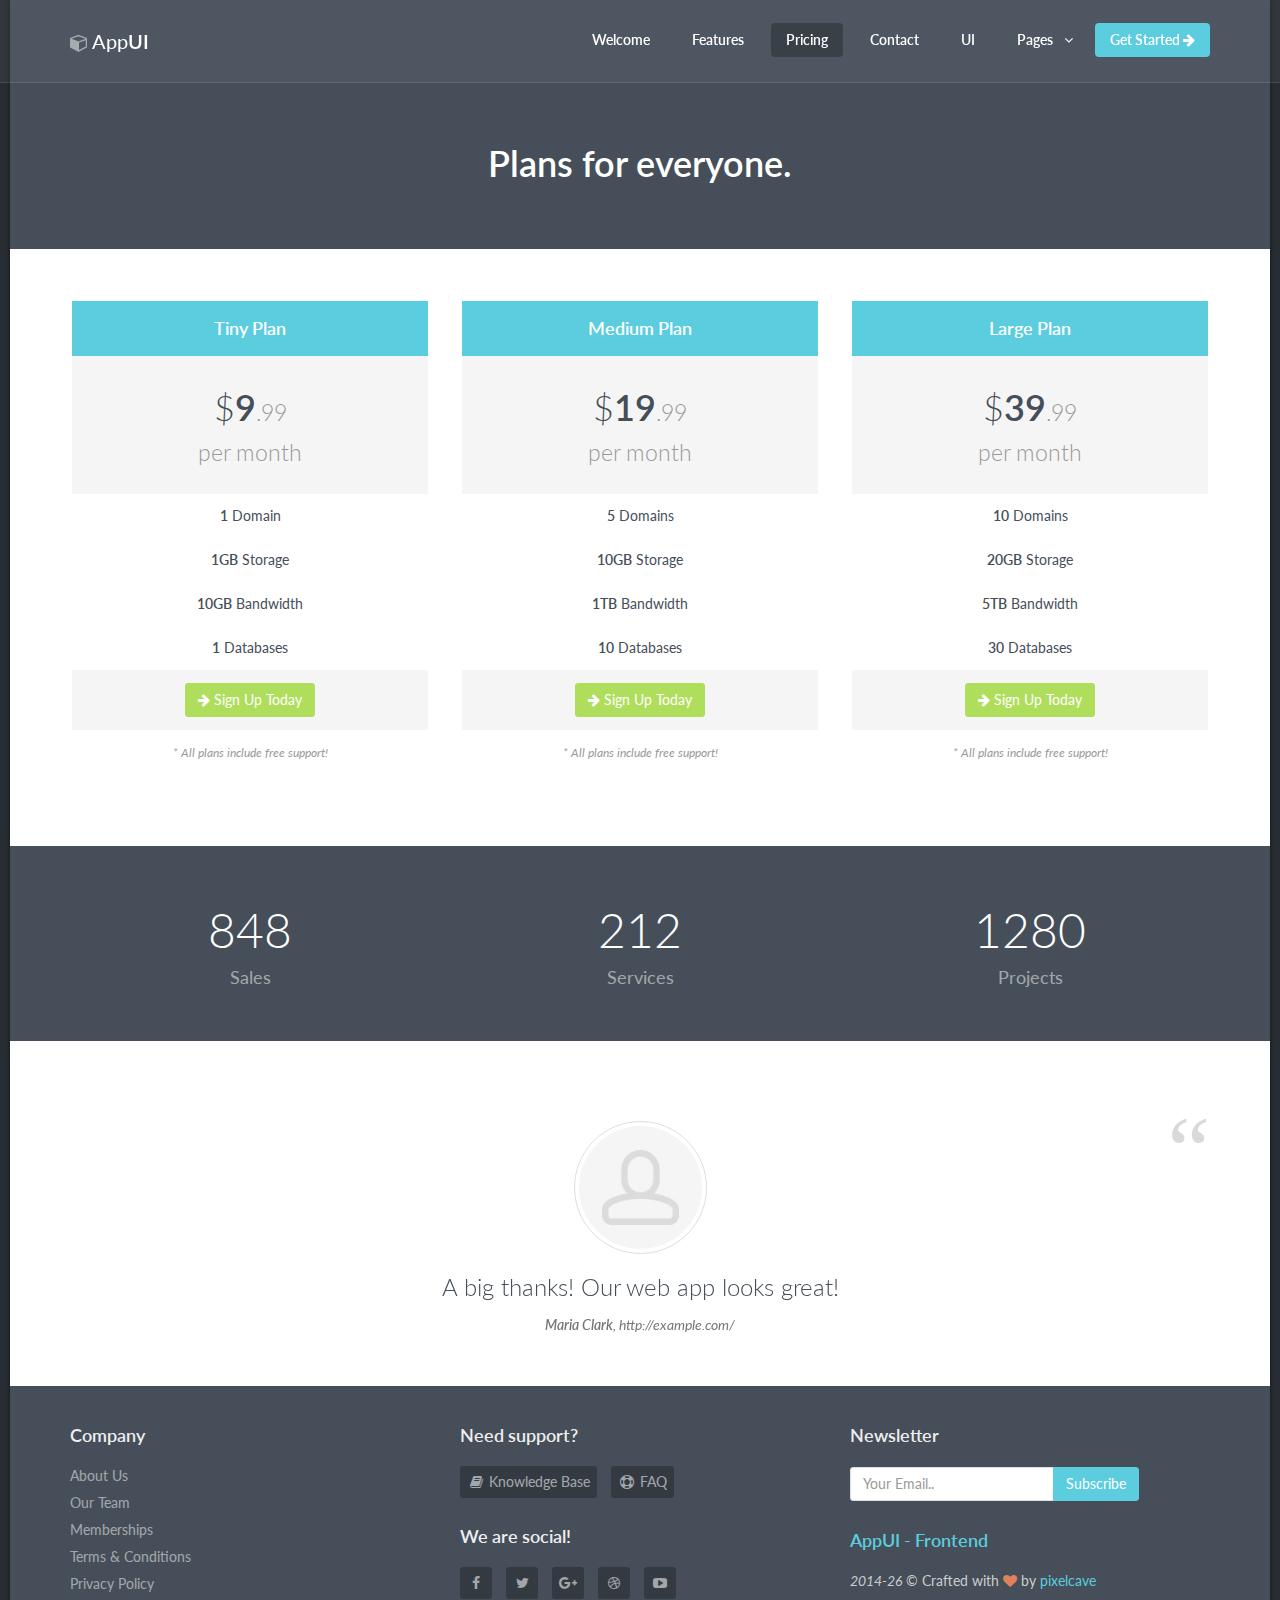
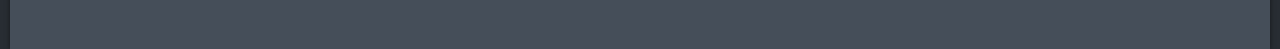
<file: tema/pricing.html>
<!DOCTYPE html>
<!--[if IE 9]>         <html class="no-js lt-ie10" lang="en"> <![endif]-->
<!--[if gt IE 9]><!--> <html class="no-js" lang="en"> <!--<![endif]-->
    <head>
        <meta charset="utf-8">

        <title>AppUI Frontend - Responsive Bootstrap Site Template</title>

        <meta name="description" content="AppUI Frontend is a Responsive Bootstrap Site Template created by pixelcave and added as a bonus in AppUI Admin Template package">
        <meta name="author" content="pixelcave">
        <meta name="robots" content="noindex, nofollow">

        <meta name="viewport" content="width=device-width, initial-scale=1.0, maximum-scale=1.0, user-scalable=no">

        <!-- Icons -->
        <!-- The following icons can be replaced with your own, they are used by desktop and mobile browsers -->
        <link rel="shortcut icon" href="img/favicon.png">
        <link rel="apple-touch-icon" href="img/icon57.png" sizes="57x57">
        <link rel="apple-touch-icon" href="img/icon72.png" sizes="72x72">
        <link rel="apple-touch-icon" href="img/icon76.png" sizes="76x76">
        <link rel="apple-touch-icon" href="img/icon114.png" sizes="114x114">
        <link rel="apple-touch-icon" href="img/icon120.png" sizes="120x120">
        <link rel="apple-touch-icon" href="img/icon144.png" sizes="144x144">
        <link rel="apple-touch-icon" href="img/icon152.png" sizes="152x152">
        <link rel="apple-touch-icon" href="img/icon180.png" sizes="180x180">
        <!-- END Icons -->

        <!-- Stylesheets -->
        <!-- Bootstrap is included in its original form, unaltered -->
        <link rel="stylesheet" href="css/bootstrap.min.css">

        <!-- Related styles of various icon packs and plugins -->
        <link rel="stylesheet" href="css/plugins.css">

        <!-- The main stylesheet of this template. All Bootstrap overwrites are defined in here -->
        <link rel="stylesheet" href="css/main.css">

        <!-- The themes stylesheet of this template (for using specific theme color in individual elements - must included last) -->
        <link rel="stylesheet" href="css/themes.css">
        <!-- END Stylesheets -->

        <!-- Modernizr (browser feature detection library) -->
        <script src="js/vendor/modernizr-3.3.1.min.js"></script>
    </head>
    <body>
        <!-- Page Container -->
        <!-- In the PHP version you can set the following options from inc/config file -->
        <!-- 'boxed' class for a boxed layout -->
        <div id="page-container" class="boxed">
            <!-- Site Header -->
            <header>
                <div class="container">
                    <!-- Site Logo -->
                    <a href="index.html" class="site-logo">
                        <i class="fa fa-cube"></i> App<strong>UI</strong>
                    </a>
                    <!-- END Site Logo -->

                    <!-- Site Navigation -->
                    <nav>
                        <!-- Menu Toggle -->
                        <!-- Toggles menu on small screens -->
                        <a href="javascript:void(0)" class="btn btn-default site-menu-toggle visible-xs visible-sm">Menu</a>
                        <!-- END Menu Toggle -->

                        <!-- Main Menu -->
                        <ul class="site-nav">
                            <li>
                                <a href="index.html">Welcome</a>
                            </li>
                            <li>
                                <a href="features.html">Features</a>
                            </li>
                            <li>
                                <a href="pricing.html" class="active">Pricing</a>
                            </li>
                            <li>
                                <a href="contact.html">Contact</a>
                            </li>
                            <li>
                                <a href="ui.html">UI</a>
                            </li>
                            <li>
                                <a href="javascript:void(0)" class="site-nav-sub"><i class="fa fa-angle-down site-nav-arrow"></i>Pages</a>
                                <ul>
                                    <li>
                                        <a href="blog.html">Blog</a>
                                    </li>
                                    <li>
                                        <a href="blog_post.html">Blog Post</a>
                                    </li>
                                    <li>
                                        <a href="portfolio.html">Portfolio</a>
                                    </li>
                                    <li>
                                        <a href="project.html">Project</a>
                                    </li>
                                    <li>
                                        <a href="team.html">Team</a>
                                    </li>
                                    <li>
                                        <a href="faq.html">FAQ</a>
                                    </li>
                                    <li>
                                        <a href="jobs.html">Jobs</a>
                                    </li>
                                    <li>
                                        <a href="search_results.html">Search Results</a>
                                    </li>
                                    <li>
                                        <a href="page_scroller.html">Page Scroller</a>
                                    </li>
                                </ul>
                            </li>
                            <li>
                                <a href="http://demo.pixelcave.com/appui" class="featured">Get Started <i class="fa fa-arrow-right"></i></a>
                            </li>
                        </ul>
                        <!-- END Main Menu -->
                    </nav>
                    <!-- END Site Navigation -->
                </div>
            </header>
            <!-- END Site Header -->

            <!-- Intro -->
            <section class="site-section site-section-top site-section-light themed-background-dark">
                <div class="container">
                    <h1 class="text-center animation-fadeInQuickInv"><strong>Plans for everyone.</strong></h1>
                </div>
            </section>
            <!-- END Intro -->

            <!-- Plans -->
            <section class="site-content site-section">
                <div class="container">
                    <div class="site-block">
                        <div class="row">
                            <div class="col-sm-4">
                                <table class="table table-borderless table-pricing">
                                    <thead>
                                        <tr>
                                            <th>Tiny Plan</th>
                                        </tr>
                                    </thead>
                                    <tbody>
                                        <tr class="active">
                                            <td>
                                                <h1>$<strong>9</strong><small>.99</small><br><small>per month</small></h1>
                                            </td>
                                        </tr>
                                        <tr>
                                            <td><strong>1</strong> Domain</td>
                                        </tr>
                                        <tr>
                                            <td><strong>1GB</strong> Storage</td>
                                        </tr>
                                        <tr>
                                            <td><strong>10GB</strong> Bandwidth</td>
                                        </tr>
                                        <tr>
                                            <td><strong>1</strong> Databases</td>
                                        </tr>
                                        <tr class="active">
                                            <td>
                                                <a href="javascript:void(0)" class="btn btn-effect-ripple  btn-success"><i class="fa fa-arrow-right"></i> Sign Up Today</a>
                                            </td>
                                        </tr>
                                        <tr>
                                            <td class="text-muted">
                                                <small><em>* All plans include free support!</em></small>
                                            </td>
                                        </tr>
                                    </tbody>
                                </table>
                            </div>
                            <div class="col-sm-4">
                                <table class="table table-borderless table-pricing">
                                    <thead>
                                        <tr>
                                            <th>Medium Plan</th>
                                        </tr>
                                    </thead>
                                    <tbody>
                                        <tr class="active">
                                            <td>
                                                <h1>$<strong>19</strong><small>.99</small><br><small>per month</small></h1>
                                            </td>
                                        </tr>
                                        <tr>
                                            <td><strong>5</strong> Domains</td>
                                        </tr>
                                        <tr>
                                            <td><strong>10GB</strong> Storage</td>
                                        </tr>
                                        <tr>
                                            <td><strong>1TB</strong> Bandwidth</td>
                                        </tr>
                                        <tr>
                                            <td><strong>10</strong> Databases</td>
                                        </tr>
                                        <tr class="active">
                                            <td>
                                                <a href="javascript:void(0)" class="btn btn-effect-ripple  btn-success"><i class="fa fa-arrow-right"></i> Sign Up Today</a>
                                            </td>
                                        </tr>
                                        <tr>
                                            <td class="text-muted">
                                                <small><em>* All plans include free support!</em></small>
                                            </td>
                                        </tr>
                                    </tbody>
                                </table>
                            </div>
                            <div class="col-sm-4">
                                <table class="table table-borderless table-pricing">
                                    <thead>
                                        <tr>
                                            <th>Large Plan</th>
                                        </tr>
                                    </thead>
                                    <tbody>
                                        <tr class="active">
                                            <td>
                                                <h1>$<strong>39</strong><small>.99</small><br><small>per month</small></h1>
                                            </td>
                                        </tr>
                                        <tr>
                                            <td><strong>10</strong> Domains</td>
                                        </tr>
                                        <tr>
                                            <td><strong>20GB</strong> Storage</td>
                                        </tr>
                                        <tr>
                                            <td><strong>5TB</strong> Bandwidth</td>
                                        </tr>
                                        <tr>
                                            <td><strong>30</strong> Databases</td>
                                        </tr>
                                        <tr class="active">
                                            <td>
                                                <a href="javascript:void(0)" class="btn btn-effect-ripple  btn-success"><i class="fa fa-arrow-right"></i> Sign Up Today</a>
                                            </td>
                                        </tr>
                                        <tr>
                                            <td class="text-muted">
                                                <small><em>* All plans include free support!</em></small>
                                            </td>
                                        </tr>
                                    </tbody>
                                </table>
                            </div>
                        </div>
                    </div>
                </div>
            </section>
            <!-- END Plans -->

            <!-- Quick Stats -->
            <section class="site-content site-section themed-background-dark">
                <div class="container">
                    <!-- Stats Row -->
                    <!-- CountTo (initialized in js/app.js), for more examples you can check out https://github.com/mhuggins/jquery-countTo -->
                    <div class="row">
                        <div class="col-sm-4">
                            <div class="counter site-block">
                                <span data-toggle="countTo" data-to="2120" data-after="+"></span>
                                <small>Sales</small>
                            </div>
                        </div>
                        <div class="col-sm-4">
                            <div class="counter site-block">
                                <span data-toggle="countTo" data-to="530" data-after="+"></span>
                                <small>Services</small>
                            </div>
                        </div>
                        <div class="col-sm-4">
                            <div class="counter site-block">
                                <span data-toggle="countTo" data-to="3200" data-after="+"></span>
                                <small>Projects</small>
                            </div>
                        </div>
                    </div>
                    <!-- END Stats Row -->
                </div>
            </section>
            <!-- END Quick Stats -->

            <!-- Testimonials -->
            <section class="site-content site-section">
                <div class="container">
                    <div id="testimonials-carousel" class="carousel slide carousel-html" data-ride="carousel" data-interval="4000">
                        <div class="carousel-inner text-center">
                            <div class="active item">
                                <blockquote>
                                    <p><img src="img/placeholders/avatars/avatar13@2x.jpg" alt="avatar" class="img-circle img-thumbnail img-thumbnail-avatar-2x"></p>
                                    <h3>A big thanks! Our web app looks great!</h3>
                                    <footer><em><strong>Maria Clark</strong>, http://example.com/</em></footer>
                                </blockquote>
                            </div>
                            <div class="item">
                                <blockquote>
                                    <p><img src="img/placeholders/avatars/avatar2@2x.jpg" alt="avatar" class="img-circle img-thumbnail img-thumbnail-avatar-2x"></p>
                                    <h3>It just works!</h3>
                                    <footer><em><strong>Roger Santos</strong>, http://example.com/</em></footer>
                                </blockquote>
                            </div>
                            <div class="item">
                                <blockquote>
                                    <p><img src="img/placeholders/avatars/avatar1@2x.jpg" alt="avatar" class="img-circle img-thumbnail img-thumbnail-avatar-2x"></p>
                                    <h3>A great product at a great price!</h3>
                                    <footer><em><strong>Edward Duncan</strong>, http://example.com/</em></footer>
                                </blockquote>
                            </div>
                            <div class="item">
                                <blockquote>
                                    <p><img src="img/placeholders/avatars/avatar7@2x.jpg" alt="avatar" class="img-circle img-thumbnail img-thumbnail-avatar-2x"></p>
                                    <h3>Awesome purchase, I'm so happy I made it!</h3>
                                    <footer><em><strong>Scott Gray</strong>, http://example.com/</em></footer>
                                </blockquote>
                            </div>
                        </div>
                    </div>
                </div>
            </section>
            <!-- END Testimonials -->

            <!-- Footer -->
            <footer class="site-footer site-section site-section-light">
                <div class="container">
                    <!-- Footer Links -->
                    <div class="row">
                        <div class="col-sm-4">
                            <h4 class="footer-heading">Company</h4>
                            <ul class="footer-nav ul-breath list-unstyled">
                                <li><a href="javascript:void(0)">About Us</a></li>
                                <li><a href="javascript:void(0)">Our Team</a></li>
                                <li><a href="javascript:void(0)">Memberships</a></li>
                                <li><a href="javascript:void(0)">Terms &amp; Conditions</a></li>
                                <li><a href="javascript:void(0)">Privacy Policy</a></li>
                            </ul>
                        </div>
                        <div class="col-sm-4">
                            <h4 class="footer-heading">Need support?</h4>
                            <ul class="footer-nav footer-nav-links list-inline">
                                <li><a href="javascript:void(0)"><i class="fa fa-fw fa-book"></i> Knowledge Base</a></li>
                                <li><a href="javascript:void(0)"><i class="fa fa-fw fa-support"></i> FAQ</a></li>
                            </ul>
                            <h4 class="footer-heading">We are social!</h4>
                            <ul class="footer-nav footer-nav-links list-inline">
                                <li><a href="javascript:void(0)" class="social-facebook" data-toggle="tooltip" title="Like our Facebook page"><i class="fa fa-fw fa-facebook"></i></a></li>
                                <li><a href="javascript:void(0)" class="social-twitter" data-toggle="tooltip" title="Follow us on Twitter"><i class="fa fa-fw fa-twitter"></i></a></li>
                                <li><a href="javascript:void(0)" class="social-google-plus" data-toggle="tooltip" title="Like our Google+ page"><i class="fa fa-fw fa-google-plus"></i></a></li>
                                <li><a href="javascript:void(0)" class="social-dribbble" data-toggle="tooltip" title="Follow us on Dribbble"><i class="fa fa-fw fa-dribbble"></i></a></li>
                                <li><a href="javascript:void(0)" class="social-youtube" data-toggle="tooltip" title="Subscribe to our Youtube channel"><i class="fa fa-fw fa-youtube-play"></i></a></li>
                            </ul>
                        </div>
                        <div class="col-sm-4">
                            <h4 class="footer-heading">Newsletter</h4>
                            <form action="index.html" method="post" class="form-inline" onsubmit="return false;">
                                <div class="form-group">
                                    <label class="sr-only" for="register-email">Your Email</label>
                                    <div class="input-group">
                                        <input type="email" id="register-email" name="register-email" class="form-control" placeholder="Your Email..">
                                        <span class="input-group-btn">
                                            <button type="submit" class="btn btn-primary">Subscribe</button>
                                        </span>
                                    </div>
                                </div>
                            </form>
                            <h4 class="footer-heading"><a href="http://goo.gl/RcsdAh">AppUI - Frontend</a></h4>
                            <em><span id="year-copy"></span></em> &copy; Crafted with <i class="fa fa-heart text-danger"></i> by <a href="http://goo.gl/vNS3I">pixelcave</a>
                        </div>
                    </div>
                    <!-- END Footer Links -->
                </div>
            </footer>
            <!-- END Footer -->
        </div>
        <!-- END Page Container -->

        <!-- Scroll to top link, initialized in js/app.js - scrollToTop() -->
        <a href="#" id="to-top"><i class="fa fa-arrow-up"></i></a>

        <!-- jQuery, Bootstrap, jQuery plugins and Custom JS code -->
        <script src="js/vendor/jquery-2.2.4.min.js"></script>
        <script src="js/vendor/bootstrap.min.js"></script>
        <script src="js/plugins.js"></script>
        <script src="js/app.js"></script>
    </body>
</html>
</file>
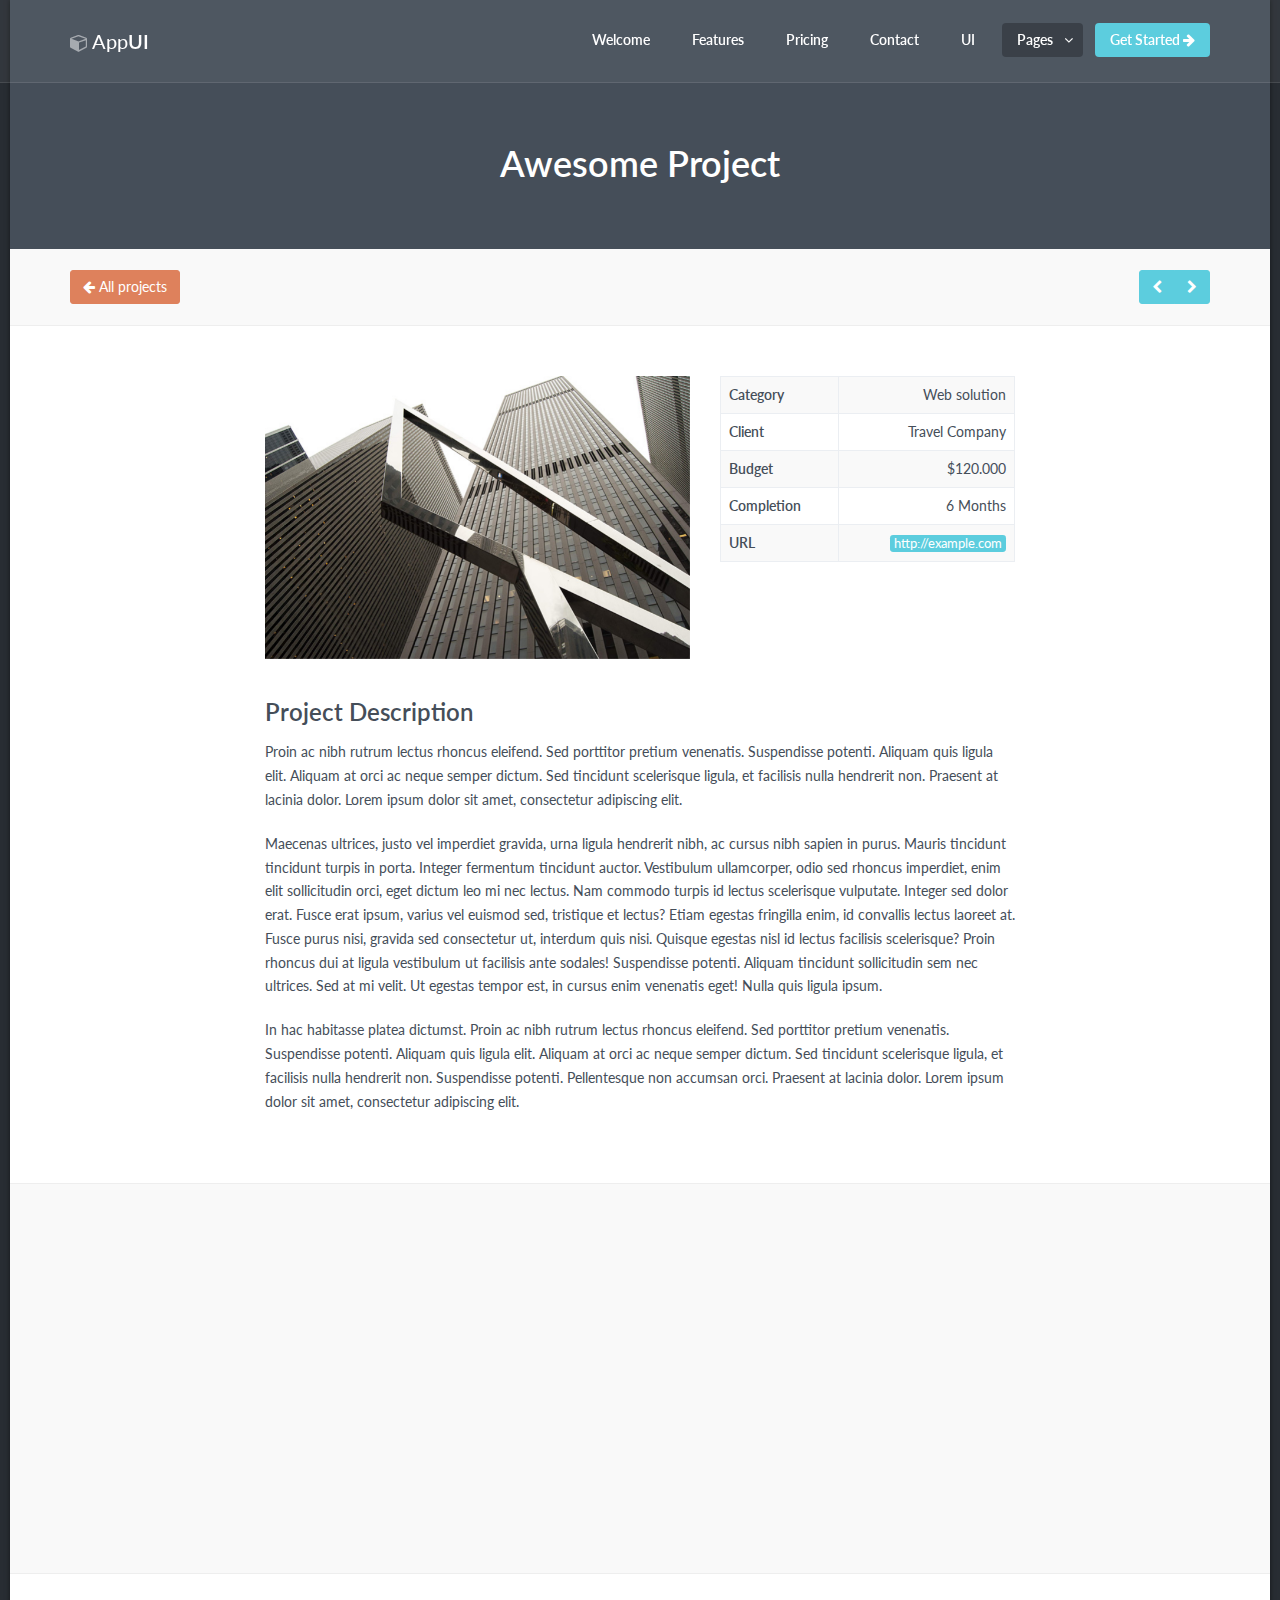
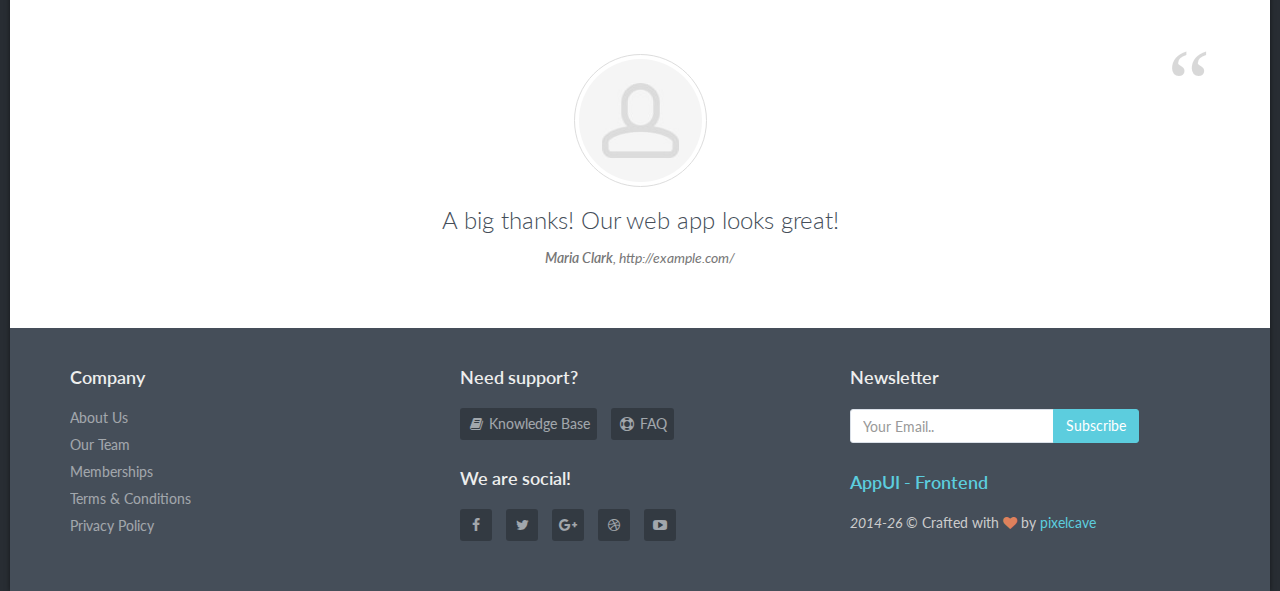
<file: tema/project.html>
<!DOCTYPE html>
<!--[if IE 9]>         <html class="no-js lt-ie10" lang="en"> <![endif]-->
<!--[if gt IE 9]><!--> <html class="no-js" lang="en"> <!--<![endif]-->
    <head>
        <meta charset="utf-8">

        <title>AppUI Frontend - Responsive Bootstrap Site Template</title>

        <meta name="description" content="AppUI Frontend is a Responsive Bootstrap Site Template created by pixelcave and added as a bonus in AppUI Admin Template package">
        <meta name="author" content="pixelcave">
        <meta name="robots" content="noindex, nofollow">

        <meta name="viewport" content="width=device-width, initial-scale=1.0, maximum-scale=1.0, user-scalable=no">

        <!-- Icons -->
        <!-- The following icons can be replaced with your own, they are used by desktop and mobile browsers -->
        <link rel="shortcut icon" href="img/favicon.png">
        <link rel="apple-touch-icon" href="img/icon57.png" sizes="57x57">
        <link rel="apple-touch-icon" href="img/icon72.png" sizes="72x72">
        <link rel="apple-touch-icon" href="img/icon76.png" sizes="76x76">
        <link rel="apple-touch-icon" href="img/icon114.png" sizes="114x114">
        <link rel="apple-touch-icon" href="img/icon120.png" sizes="120x120">
        <link rel="apple-touch-icon" href="img/icon144.png" sizes="144x144">
        <link rel="apple-touch-icon" href="img/icon152.png" sizes="152x152">
        <link rel="apple-touch-icon" href="img/icon180.png" sizes="180x180">
        <!-- END Icons -->

        <!-- Stylesheets -->
        <!-- Bootstrap is included in its original form, unaltered -->
        <link rel="stylesheet" href="css/bootstrap.min.css">

        <!-- Related styles of various icon packs and plugins -->
        <link rel="stylesheet" href="css/plugins.css">

        <!-- The main stylesheet of this template. All Bootstrap overwrites are defined in here -->
        <link rel="stylesheet" href="css/main.css">

        <!-- The themes stylesheet of this template (for using specific theme color in individual elements - must included last) -->
        <link rel="stylesheet" href="css/themes.css">
        <!-- END Stylesheets -->

        <!-- Modernizr (browser feature detection library) -->
        <script src="js/vendor/modernizr-3.3.1.min.js"></script>
    </head>
    <body>
        <!-- Page Container -->
        <!-- In the PHP version you can set the following options from inc/config file -->
        <!-- 'boxed' class for a boxed layout -->
        <div id="page-container" class="boxed">
            <!-- Site Header -->
            <header>
                <div class="container">
                    <!-- Site Logo -->
                    <a href="index.html" class="site-logo">
                        <i class="fa fa-cube"></i> App<strong>UI</strong>
                    </a>
                    <!-- END Site Logo -->

                    <!-- Site Navigation -->
                    <nav>
                        <!-- Menu Toggle -->
                        <!-- Toggles menu on small screens -->
                        <a href="javascript:void(0)" class="btn btn-default site-menu-toggle visible-xs visible-sm">Menu</a>
                        <!-- END Menu Toggle -->

                        <!-- Main Menu -->
                        <ul class="site-nav">
                            <li>
                                <a href="index.html">Welcome</a>
                            </li>
                            <li>
                                <a href="features.html">Features</a>
                            </li>
                            <li>
                                <a href="pricing.html">Pricing</a>
                            </li>
                            <li>
                                <a href="contact.html">Contact</a>
                            </li>
                            <li>
                                <a href="ui.html">UI</a>
                            </li>
                            <li class="active">
                                <a href="javascript:void(0)" class="site-nav-sub"><i class="fa fa-angle-down site-nav-arrow"></i>Pages</a>
                                <ul>
                                    <li>
                                        <a href="blog.html">Blog</a>
                                    </li>
                                    <li>
                                        <a href="blog_post.html">Blog Post</a>
                                    </li>
                                    <li>
                                        <a href="portfolio.html">Portfolio</a>
                                    </li>
                                    <li>
                                        <a href="project.html" class="active">Project</a>
                                    </li>
                                    <li>
                                        <a href="team.html">Team</a>
                                    </li>
                                    <li>
                                        <a href="faq.html">FAQ</a>
                                    </li>
                                    <li>
                                        <a href="jobs.html">Jobs</a>
                                    </li>
                                    <li>
                                        <a href="search_results.html">Search Results</a>
                                    </li>
                                    <li>
                                        <a href="page_scroller.html">Page Scroller</a>
                                    </li>
                                </ul>
                            </li>
                            <li>
                                <a href="http://demo.pixelcave.com/appui" class="featured">Get Started <i class="fa fa-arrow-right"></i></a>
                            </li>
                        </ul>
                        <!-- END Main Menu -->
                    </nav>
                    <!-- END Site Navigation -->
                </div>
            </header>
            <!-- END Site Header -->

            <!-- Intro -->
            <section class="site-section site-section-top site-section-light themed-background-dark">
                <div class="container text-center">
                    <h1 class="animation-fadeInQuickInv"><strong>Awesome Project</strong></h1>
                </div>
            </section>
            <!-- END Intro -->

            <!-- Project Navigation -->
            <section class="site-content site-section-mini themed-background-muted border-bottom">
                <div class="container">
                    <div class="site-block clearfix">
                        <div class="btn-group pull-right">
                            <a href="javascript:void(0)" class="btn btn-primary" data-toggle="tooltip" title="Previous Project">
                                <i class="fa fa-chevron-left"></i>
                            </a>
                            <a href="javascript:void(0)" class="btn btn-primary" data-toggle="tooltip" title="Next Project">
                                <i class="fa fa-chevron-right"></i>
                            </a>
                        </div>
                        <a href="portfolio.html" class="btn btn-danger pull-left">
                            <i class="fa fa-arrow-left"></i> All projects
                        </a>
                    </div>
                </div>
            </section>
            <!-- END Project Navigation -->

            <!-- Project Info -->
            <section class="site-content site-section border-bottom">
                <div class="container">
                    <div class="row">
                        <div class="col-md-8 col-md-offset-2 site-block">
                            <!-- Carousel & Info -->
                            <div class="row">
                                <div class="col-sm-7">
                                    <div id="project-carousel" class="carousel slide" data-ride="carousel" data-interval="4000">
                                        <!-- Wrapper for slides -->
                                        <div class="carousel-inner text-center">
                                            <div class="active item">
                                                <img src="img/placeholders/photos/photo22.jpg" alt="">
                                            </div>
                                            <div class="item">
                                                <img src="img/placeholders/photos/photo23.jpg" alt="">
                                            </div>
                                            <div class="item">
                                                <img src="img/placeholders/photos/photo24.jpg" alt="">
                                            </div>
                                        </div>
                                        <!-- END Wrapper for slides -->

                                        <!-- Controls -->
                                        <a class="left carousel-control" href="#project-carousel" data-slide="prev">
                                            <span>
                                                <i class="fa fa-chevron-left"></i>
                                            </span>
                                        </a>
                                        <a class="right carousel-control" href="#project-carousel" data-slide="next">
                                            <span>
                                                <i class="fa fa-chevron-right"></i>
                                            </span>
                                        </a>
                                        <!-- END Controls -->
                                    </div>
                                </div>
                                <div class="col-sm-5">
                                    <table class="table table-bordered table-striped">
                                        <tbody>
                                            <tr>
                                                <td style="width: 40%;"><strong>Category</strong></td>
                                                <td class="text-right">Web solution</td>
                                            </tr>
                                            <tr>
                                                <td><strong>Client</strong></td>
                                                <td class="text-right">Travel Company</td>
                                            </tr>
                                            <tr>
                                                <td><strong>Budget</strong></td>
                                                <td class="text-right">$120.000</td>
                                            </tr>
                                            <tr>
                                                <td><strong>Completion</strong></td>
                                                <td class="text-right">6 Months</td>
                                            </tr>
                                            <tr>
                                                <td><strong>URL</strong></td>
                                                <td class="text-right"><a href="javascript:void(0)" class="label label-primary">http://example.com</a></td>
                                            </tr>
                                        </tbody>
                                    </table>
                                </div>
                            </div>
                            <!-- END Carousel & Info -->

                            <!-- Project Details -->
                            <h3><strong>Project Description</strong></h3>
                            <p>Proin ac nibh rutrum lectus rhoncus eleifend. Sed porttitor pretium venenatis. Suspendisse potenti. Aliquam quis ligula elit. Aliquam at orci ac neque semper dictum. Sed tincidunt scelerisque ligula, et facilisis nulla hendrerit non. Praesent at lacinia dolor. Lorem ipsum dolor sit amet, consectetur adipiscing elit.</p>
                            <p>Maecenas ultrices, justo vel imperdiet gravida, urna ligula hendrerit nibh, ac cursus nibh sapien in purus. Mauris tincidunt tincidunt turpis in porta. Integer fermentum tincidunt auctor. Vestibulum ullamcorper, odio sed rhoncus imperdiet, enim elit sollicitudin orci, eget dictum leo mi nec lectus. Nam commodo turpis id lectus scelerisque vulputate. Integer sed dolor erat. Fusce erat ipsum, varius vel euismod sed, tristique et lectus? Etiam egestas fringilla enim, id convallis lectus laoreet at. Fusce purus nisi, gravida sed consectetur ut, interdum quis nisi. Quisque egestas nisl id lectus facilisis scelerisque? Proin rhoncus dui at ligula vestibulum ut facilisis ante sodales! Suspendisse potenti. Aliquam tincidunt sollicitudin sem nec ultrices. Sed at mi velit. Ut egestas tempor est, in cursus enim venenatis eget! Nulla quis ligula ipsum.</p>
                            <p>In hac habitasse platea dictumst. Proin ac nibh rutrum lectus rhoncus eleifend. Sed porttitor pretium venenatis. Suspendisse potenti. Aliquam quis ligula elit. Aliquam at orci ac neque semper dictum. Sed tincidunt scelerisque ligula, et facilisis nulla hendrerit non. Suspendisse potenti. Pellentesque non accumsan orci. Praesent at lacinia dolor. Lorem ipsum dolor sit amet, consectetur adipiscing elit.</p>
                            <!-- END Project Details -->
                        </div>
                    </div>
                </div>
            </section>
            <!-- END Project Info -->

            <!-- Features -->
            <section class="site-content site-section themed-background-muted border-bottom">
                <div class="container text-center">
                    <div class="row row-items">
                        <div class="col-sm-4">
                            <a href="javascript:void(0)" class="feature visibility-none themed-background-danger" data-toggle="animation-appear" data-animation-class="animation-fadeInQuickInv" data-element-offset="-100">
                                <i class="fa fa-fire"></i>
                            </a>
                            <div class="visibility-none" data-toggle="animation-appear" data-animation-class="animation-fadeInQuick2Inv" data-element-offset="-100">
                                <h4 class="site-heading feature-heading"><strong>Bootstrap Powered</strong></h4>
                                <p class="feature-text text-muted">Bootstrap is a sleek, intuitive, and powerful mobile first front-end framework for faster and easier web development. <strong>AppUI</strong> was built on top, extending it to a large degree.</p>
                            </div>
                        </div>
                        <div class="col-sm-4">
                            <a href="javascript:void(0)" class="feature visibility-none themed-background-success" data-toggle="animation-appear" data-animation-class="animation-fadeInQuickInv" data-element-offset="-100">
                                <i class="gi gi-pizza"></i>
                            </a>
                            <div class="visibility-none" data-toggle="animation-appear" data-animation-class="animation-fadeInQuick2Inv" data-element-offset="-100">
                                <h4 class="site-heading feature-heading"><strong>1200+ Font Based Icons</strong></h4>
                                <p class="feature-text text-muted">With so many unique icons included in <strong>AppUI</strong>, you don't have to worry about running out. Let's not talk about possible color and size variations.</p>
                            </div>
                        </div>
                        <div class="col-sm-4">
                            <a href="javascript:void(0)" class="feature visibility-none themed-background-info" data-toggle="animation-appear" data-animation-class="animation-fadeInQuickInv" data-element-offset="-100">
                                <i class="fa fa-book"></i>
                            </a>
                            <div class="visibility-none" data-toggle="animation-appear" data-animation-class="animation-fadeInQuick2Inv" data-element-offset="-100">
                                <h4 class="site-heading feature-heading"><strong>Documentation Included</strong></h4>
                                <p class="feature-text text-muted"><strong>AppUI</strong> comes packed with a great documentation which covers all the basics to get you familiar with template's structure, files and plugins. It is the best way to get started.</p>
                            </div>
                        </div>
                    </div>
                </div>
            </section>
            <!-- END Features -->

            <!-- Testimonial -->
            <section class="site-content site-section">
                <div class="container text-center">
                    <blockquote class="site-block">
                        <p><img src="img/placeholders/avatars/avatar13@2x.jpg" alt="avatar" class="img-circle img-thumbnail img-thumbnail-avatar-2x"></p>
                        <h3>A big thanks! Our web app looks great!</h3>
                        <footer><em><strong>Maria Clark</strong>, http://example.com/</em></footer>
                    </blockquote>
                </div>
            </section>
            <!-- END Testimonial -->

            <!-- Footer -->
            <footer class="site-footer site-section site-section-light">
                <div class="container">
                    <!-- Footer Links -->
                    <div class="row">
                        <div class="col-sm-4">
                            <h4 class="footer-heading">Company</h4>
                            <ul class="footer-nav ul-breath list-unstyled">
                                <li><a href="javascript:void(0)">About Us</a></li>
                                <li><a href="javascript:void(0)">Our Team</a></li>
                                <li><a href="javascript:void(0)">Memberships</a></li>
                                <li><a href="javascript:void(0)">Terms &amp; Conditions</a></li>
                                <li><a href="javascript:void(0)">Privacy Policy</a></li>
                            </ul>
                        </div>
                        <div class="col-sm-4">
                            <h4 class="footer-heading">Need support?</h4>
                            <ul class="footer-nav footer-nav-links list-inline">
                                <li><a href="javascript:void(0)"><i class="fa fa-fw fa-book"></i> Knowledge Base</a></li>
                                <li><a href="javascript:void(0)"><i class="fa fa-fw fa-support"></i> FAQ</a></li>
                            </ul>
                            <h4 class="footer-heading">We are social!</h4>
                            <ul class="footer-nav footer-nav-links list-inline">
                                <li><a href="javascript:void(0)" class="social-facebook" data-toggle="tooltip" title="Like our Facebook page"><i class="fa fa-fw fa-facebook"></i></a></li>
                                <li><a href="javascript:void(0)" class="social-twitter" data-toggle="tooltip" title="Follow us on Twitter"><i class="fa fa-fw fa-twitter"></i></a></li>
                                <li><a href="javascript:void(0)" class="social-google-plus" data-toggle="tooltip" title="Like our Google+ page"><i class="fa fa-fw fa-google-plus"></i></a></li>
                                <li><a href="javascript:void(0)" class="social-dribbble" data-toggle="tooltip" title="Follow us on Dribbble"><i class="fa fa-fw fa-dribbble"></i></a></li>
                                <li><a href="javascript:void(0)" class="social-youtube" data-toggle="tooltip" title="Subscribe to our Youtube channel"><i class="fa fa-fw fa-youtube-play"></i></a></li>
                            </ul>
                        </div>
                        <div class="col-sm-4">
                            <h4 class="footer-heading">Newsletter</h4>
                            <form action="index.html" method="post" class="form-inline" onsubmit="return false;">
                                <div class="form-group">
                                    <label class="sr-only" for="register-email">Your Email</label>
                                    <div class="input-group">
                                        <input type="email" id="register-email" name="register-email" class="form-control" placeholder="Your Email..">
                                        <span class="input-group-btn">
                                            <button type="submit" class="btn btn-primary">Subscribe</button>
                                        </span>
                                    </div>
                                </div>
                            </form>
                            <h4 class="footer-heading"><a href="http://goo.gl/RcsdAh">AppUI - Frontend</a></h4>
                            <em><span id="year-copy"></span></em> &copy; Crafted with <i class="fa fa-heart text-danger"></i> by <a href="http://goo.gl/vNS3I">pixelcave</a>
                        </div>
                    </div>
                    <!-- END Footer Links -->
                </div>
            </footer>
            <!-- END Footer -->
        </div>
        <!-- END Page Container -->

        <!-- Scroll to top link, initialized in js/app.js - scrollToTop() -->
        <a href="#" id="to-top"><i class="fa fa-arrow-up"></i></a>

        <!-- jQuery, Bootstrap, jQuery plugins and Custom JS code -->
        <script src="js/vendor/jquery-2.2.4.min.js"></script>
        <script src="js/vendor/bootstrap.min.js"></script>
        <script src="js/plugins.js"></script>
        <script src="js/app.js"></script>
    </body>
</html>
</file>
<file: tema/css/plugins.css>
/*
 *  Document   : plugins.css
 *  Author     : Various
 *  Description: Stylesheet of various plugins in one file for consistency.
 *
 *  Includes (with shortcode):
 *      (#01fas) Font Awesome
 *      (#02gps) Glyphicons PRO
 *      (#03cas) CSS3 ANIMATION CHEAT SHEET
 *      (#04mps) Magnific Popup
 *      (#05pss) Page Scroller
 */

/*
=================================================================
(#01fas)  Font Awesome 4.6.3 by @davegandy - http://fontawesome.io - @fontawesome

License - http://fontawesome.io/license (Font: SIL OFL 1.1, CSS: MIT License)
=================================================================
*/
@font-face{font-family:'FontAwesome';src:url('fonts/fontawesome/fontawesome-webfont.eot?v=4.6.3');src:url('fonts/fontawesome/fontawesome-webfont.eot?#iefix&v=4.6.3') format('embedded-opentype'),url('fonts/fontawesome/fontawesome-webfont.woff2?v=4.6.3') format('woff2'),url('fonts/fontawesome/fontawesome-webfont.woff?v=4.6.3') format('woff'),url('fonts/fontawesome/fontawesome-webfont.ttf?v=4.6.3') format('truetype'),url('fonts/fontawesome/fontawesome-webfont.svg?v=4.6.3#fontawesomeregular') format('svg');font-weight:normal;font-style:normal}.fa{display:inline-block;font:normal normal normal 14px/1 FontAwesome;font-size:inherit;text-rendering:auto;-webkit-font-smoothing:antialiased;-moz-osx-font-smoothing:grayscale}.fa-lg{font-size:1.33333333em;line-height:.75em;vertical-align:-15%}.fa-2x{font-size:2em}.fa-3x{font-size:3em}.fa-4x{font-size:4em}.fa-5x{font-size:5em}.fa-fw{width:1.28571429em;text-align:center}.fa-ul{padding-left:0;margin-left:2.14285714em;list-style-type:none}.fa-ul>li{position:relative}.fa-li{position:absolute;left:-2.14285714em;width:2.14285714em;top:.14285714em;text-align:center}.fa-li.fa-lg{left:-1.85714286em}.fa-border{padding:.2em .25em .15em;border:solid .08em #eee;border-radius:.1em}.fa-pull-left{float:left}.fa-pull-right{float:right}.fa.fa-pull-left{margin-right:.3em}.fa.fa-pull-right{margin-left:.3em}.pull-right{float:right}.pull-left{float:left}.fa.pull-left{margin-right:.3em}.fa.pull-right{margin-left:.3em}.fa-spin{-webkit-animation:fa-spin 2s infinite linear;animation:fa-spin 2s infinite linear}.fa-pulse{-webkit-animation:fa-spin 1s infinite steps(8);animation:fa-spin 1s infinite steps(8)}@-webkit-keyframes fa-spin{0%{-webkit-transform:rotate(0deg);transform:rotate(0deg)}100%{-webkit-transform:rotate(359deg);transform:rotate(359deg)}}@keyframes fa-spin{0%{-webkit-transform:rotate(0deg);transform:rotate(0deg)}100%{-webkit-transform:rotate(359deg);transform:rotate(359deg)}}.fa-rotate-90{-ms-filter:"progid:DXImageTransform.Microsoft.BasicImage(rotation=1)";-webkit-transform:rotate(90deg);-ms-transform:rotate(90deg);transform:rotate(90deg)}.fa-rotate-180{-ms-filter:"progid:DXImageTransform.Microsoft.BasicImage(rotation=2)";-webkit-transform:rotate(180deg);-ms-transform:rotate(180deg);transform:rotate(180deg)}.fa-rotate-270{-ms-filter:"progid:DXImageTransform.Microsoft.BasicImage(rotation=3)";-webkit-transform:rotate(270deg);-ms-transform:rotate(270deg);transform:rotate(270deg)}.fa-flip-horizontal{-ms-filter:"progid:DXImageTransform.Microsoft.BasicImage(rotation=0, mirror=1)";-webkit-transform:scale(-1, 1);-ms-transform:scale(-1, 1);transform:scale(-1, 1)}.fa-flip-vertical{-ms-filter:"progid:DXImageTransform.Microsoft.BasicImage(rotation=2, mirror=1)";-webkit-transform:scale(1, -1);-ms-transform:scale(1, -1);transform:scale(1, -1)}:root .fa-rotate-90,:root .fa-rotate-180,:root .fa-rotate-270,:root .fa-flip-horizontal,:root .fa-flip-vertical{filter:none}.fa-stack{position:relative;display:inline-block;width:2em;height:2em;line-height:2em;vertical-align:middle}.fa-stack-1x,.fa-stack-2x{position:absolute;left:0;width:100%;text-align:center}.fa-stack-1x{line-height:inherit}.fa-stack-2x{font-size:2em}.fa-inverse{color:#fff}.fa-glass:before{content:"\f000"}.fa-music:before{content:"\f001"}.fa-search:before{content:"\f002"}.fa-envelope-o:before{content:"\f003"}.fa-heart:before{content:"\f004"}.fa-star:before{content:"\f005"}.fa-star-o:before{content:"\f006"}.fa-user:before{content:"\f007"}.fa-film:before{content:"\f008"}.fa-th-large:before{content:"\f009"}.fa-th:before{content:"\f00a"}.fa-th-list:before{content:"\f00b"}.fa-check:before{content:"\f00c"}.fa-remove:before,.fa-close:before,.fa-times:before{content:"\f00d"}.fa-search-plus:before{content:"\f00e"}.fa-search-minus:before{content:"\f010"}.fa-power-off:before{content:"\f011"}.fa-signal:before{content:"\f012"}.fa-gear:before,.fa-cog:before{content:"\f013"}.fa-trash-o:before{content:"\f014"}.fa-home:before{content:"\f015"}.fa-file-o:before{content:"\f016"}.fa-clock-o:before{content:"\f017"}.fa-road:before{content:"\f018"}.fa-download:before{content:"\f019"}.fa-arrow-circle-o-down:before{content:"\f01a"}.fa-arrow-circle-o-up:before{content:"\f01b"}.fa-inbox:before{content:"\f01c"}.fa-play-circle-o:before{content:"\f01d"}.fa-rotate-right:before,.fa-repeat:before{content:"\f01e"}.fa-refresh:before{content:"\f021"}.fa-list-alt:before{content:"\f022"}.fa-lock:before{content:"\f023"}.fa-flag:before{content:"\f024"}.fa-headphones:before{content:"\f025"}.fa-volume-off:before{content:"\f026"}.fa-volume-down:before{content:"\f027"}.fa-volume-up:before{content:"\f028"}.fa-qrcode:before{content:"\f029"}.fa-barcode:before{content:"\f02a"}.fa-tag:before{content:"\f02b"}.fa-tags:before{content:"\f02c"}.fa-book:before{content:"\f02d"}.fa-bookmark:before{content:"\f02e"}.fa-print:before{content:"\f02f"}.fa-camera:before{content:"\f030"}.fa-font:before{content:"\f031"}.fa-bold:before{content:"\f032"}.fa-italic:before{content:"\f033"}.fa-text-height:before{content:"\f034"}.fa-text-width:before{content:"\f035"}.fa-align-left:before{content:"\f036"}.fa-align-center:before{content:"\f037"}.fa-align-right:before{content:"\f038"}.fa-align-justify:before{content:"\f039"}.fa-list:before{content:"\f03a"}.fa-dedent:before,.fa-outdent:before{content:"\f03b"}.fa-indent:before{content:"\f03c"}.fa-video-camera:before{content:"\f03d"}.fa-photo:before,.fa-image:before,.fa-picture-o:before{content:"\f03e"}.fa-pencil:before{content:"\f040"}.fa-map-marker:before{content:"\f041"}.fa-adjust:before{content:"\f042"}.fa-tint:before{content:"\f043"}.fa-edit:before,.fa-pencil-square-o:before{content:"\f044"}.fa-share-square-o:before{content:"\f045"}.fa-check-square-o:before{content:"\f046"}.fa-arrows:before{content:"\f047"}.fa-step-backward:before{content:"\f048"}.fa-fast-backward:before{content:"\f049"}.fa-backward:before{content:"\f04a"}.fa-play:before{content:"\f04b"}.fa-pause:before{content:"\f04c"}.fa-stop:before{content:"\f04d"}.fa-forward:before{content:"\f04e"}.fa-fast-forward:before{content:"\f050"}.fa-step-forward:before{content:"\f051"}.fa-eject:before{content:"\f052"}.fa-chevron-left:before{content:"\f053"}.fa-chevron-right:before{content:"\f054"}.fa-plus-circle:before{content:"\f055"}.fa-minus-circle:before{content:"\f056"}.fa-times-circle:before{content:"\f057"}.fa-check-circle:before{content:"\f058"}.fa-question-circle:before{content:"\f059"}.fa-info-circle:before{content:"\f05a"}.fa-crosshairs:before{content:"\f05b"}.fa-times-circle-o:before{content:"\f05c"}.fa-check-circle-o:before{content:"\f05d"}.fa-ban:before{content:"\f05e"}.fa-arrow-left:before{content:"\f060"}.fa-arrow-right:before{content:"\f061"}.fa-arrow-up:before{content:"\f062"}.fa-arrow-down:before{content:"\f063"}.fa-mail-forward:before,.fa-share:before{content:"\f064"}.fa-expand:before{content:"\f065"}.fa-compress:before{content:"\f066"}.fa-plus:before{content:"\f067"}.fa-minus:before{content:"\f068"}.fa-asterisk:before{content:"\f069"}.fa-exclamation-circle:before{content:"\f06a"}.fa-gift:before{content:"\f06b"}.fa-leaf:before{content:"\f06c"}.fa-fire:before{content:"\f06d"}.fa-eye:before{content:"\f06e"}.fa-eye-slash:before{content:"\f070"}.fa-warning:before,.fa-exclamation-triangle:before{content:"\f071"}.fa-plane:before{content:"\f072"}.fa-calendar:before{content:"\f073"}.fa-random:before{content:"\f074"}.fa-comment:before{content:"\f075"}.fa-magnet:before{content:"\f076"}.fa-chevron-up:before{content:"\f077"}.fa-chevron-down:before{content:"\f078"}.fa-retweet:before{content:"\f079"}.fa-shopping-cart:before{content:"\f07a"}.fa-folder:before{content:"\f07b"}.fa-folder-open:before{content:"\f07c"}.fa-arrows-v:before{content:"\f07d"}.fa-arrows-h:before{content:"\f07e"}.fa-bar-chart-o:before,.fa-bar-chart:before{content:"\f080"}.fa-twitter-square:before{content:"\f081"}.fa-facebook-square:before{content:"\f082"}.fa-camera-retro:before{content:"\f083"}.fa-key:before{content:"\f084"}.fa-gears:before,.fa-cogs:before{content:"\f085"}.fa-comments:before{content:"\f086"}.fa-thumbs-o-up:before{content:"\f087"}.fa-thumbs-o-down:before{content:"\f088"}.fa-star-half:before{content:"\f089"}.fa-heart-o:before{content:"\f08a"}.fa-sign-out:before{content:"\f08b"}.fa-linkedin-square:before{content:"\f08c"}.fa-thumb-tack:before{content:"\f08d"}.fa-external-link:before{content:"\f08e"}.fa-sign-in:before{content:"\f090"}.fa-trophy:before{content:"\f091"}.fa-github-square:before{content:"\f092"}.fa-upload:before{content:"\f093"}.fa-lemon-o:before{content:"\f094"}.fa-phone:before{content:"\f095"}.fa-square-o:before{content:"\f096"}.fa-bookmark-o:before{content:"\f097"}.fa-phone-square:before{content:"\f098"}.fa-twitter:before{content:"\f099"}.fa-facebook-f:before,.fa-facebook:before{content:"\f09a"}.fa-github:before{content:"\f09b"}.fa-unlock:before{content:"\f09c"}.fa-credit-card:before{content:"\f09d"}.fa-feed:before,.fa-rss:before{content:"\f09e"}.fa-hdd-o:before{content:"\f0a0"}.fa-bullhorn:before{content:"\f0a1"}.fa-bell:before{content:"\f0f3"}.fa-certificate:before{content:"\f0a3"}.fa-hand-o-right:before{content:"\f0a4"}.fa-hand-o-left:before{content:"\f0a5"}.fa-hand-o-up:before{content:"\f0a6"}.fa-hand-o-down:before{content:"\f0a7"}.fa-arrow-circle-left:before{content:"\f0a8"}.fa-arrow-circle-right:before{content:"\f0a9"}.fa-arrow-circle-up:before{content:"\f0aa"}.fa-arrow-circle-down:before{content:"\f0ab"}.fa-globe:before{content:"\f0ac"}.fa-wrench:before{content:"\f0ad"}.fa-tasks:before{content:"\f0ae"}.fa-filter:before{content:"\f0b0"}.fa-briefcase:before{content:"\f0b1"}.fa-arrows-alt:before{content:"\f0b2"}.fa-group:before,.fa-users:before{content:"\f0c0"}.fa-chain:before,.fa-link:before{content:"\f0c1"}.fa-cloud:before{content:"\f0c2"}.fa-flask:before{content:"\f0c3"}.fa-cut:before,.fa-scissors:before{content:"\f0c4"}.fa-copy:before,.fa-files-o:before{content:"\f0c5"}.fa-paperclip:before{content:"\f0c6"}.fa-save:before,.fa-floppy-o:before{content:"\f0c7"}.fa-square:before{content:"\f0c8"}.fa-navicon:before,.fa-reorder:before,.fa-bars:before{content:"\f0c9"}.fa-list-ul:before{content:"\f0ca"}.fa-list-ol:before{content:"\f0cb"}.fa-strikethrough:before{content:"\f0cc"}.fa-underline:before{content:"\f0cd"}.fa-table:before{content:"\f0ce"}.fa-magic:before{content:"\f0d0"}.fa-truck:before{content:"\f0d1"}.fa-pinterest:before{content:"\f0d2"}.fa-pinterest-square:before{content:"\f0d3"}.fa-google-plus-square:before{content:"\f0d4"}.fa-google-plus:before{content:"\f0d5"}.fa-money:before{content:"\f0d6"}.fa-caret-down:before{content:"\f0d7"}.fa-caret-up:before{content:"\f0d8"}.fa-caret-left:before{content:"\f0d9"}.fa-caret-right:before{content:"\f0da"}.fa-columns:before{content:"\f0db"}.fa-unsorted:before,.fa-sort:before{content:"\f0dc"}.fa-sort-down:before,.fa-sort-desc:before{content:"\f0dd"}.fa-sort-up:before,.fa-sort-asc:before{content:"\f0de"}.fa-envelope:before{content:"\f0e0"}.fa-linkedin:before{content:"\f0e1"}.fa-rotate-left:before,.fa-undo:before{content:"\f0e2"}.fa-legal:before,.fa-gavel:before{content:"\f0e3"}.fa-dashboard:before,.fa-tachometer:before{content:"\f0e4"}.fa-comment-o:before{content:"\f0e5"}.fa-comments-o:before{content:"\f0e6"}.fa-flash:before,.fa-bolt:before{content:"\f0e7"}.fa-sitemap:before{content:"\f0e8"}.fa-umbrella:before{content:"\f0e9"}.fa-paste:before,.fa-clipboard:before{content:"\f0ea"}.fa-lightbulb-o:before{content:"\f0eb"}.fa-exchange:before{content:"\f0ec"}.fa-cloud-download:before{content:"\f0ed"}.fa-cloud-upload:before{content:"\f0ee"}.fa-user-md:before{content:"\f0f0"}.fa-stethoscope:before{content:"\f0f1"}.fa-suitcase:before{content:"\f0f2"}.fa-bell-o:before{content:"\f0a2"}.fa-coffee:before{content:"\f0f4"}.fa-cutlery:before{content:"\f0f5"}.fa-file-text-o:before{content:"\f0f6"}.fa-building-o:before{content:"\f0f7"}.fa-hospital-o:before{content:"\f0f8"}.fa-ambulance:before{content:"\f0f9"}.fa-medkit:before{content:"\f0fa"}.fa-fighter-jet:before{content:"\f0fb"}.fa-beer:before{content:"\f0fc"}.fa-h-square:before{content:"\f0fd"}.fa-plus-square:before{content:"\f0fe"}.fa-angle-double-left:before{content:"\f100"}.fa-angle-double-right:before{content:"\f101"}.fa-angle-double-up:before{content:"\f102"}.fa-angle-double-down:before{content:"\f103"}.fa-angle-left:before{content:"\f104"}.fa-angle-right:before{content:"\f105"}.fa-angle-up:before{content:"\f106"}.fa-angle-down:before{content:"\f107"}.fa-desktop:before{content:"\f108"}.fa-laptop:before{content:"\f109"}.fa-tablet:before{content:"\f10a"}.fa-mobile-phone:before,.fa-mobile:before{content:"\f10b"}.fa-circle-o:before{content:"\f10c"}.fa-quote-left:before{content:"\f10d"}.fa-quote-right:before{content:"\f10e"}.fa-spinner:before{content:"\f110"}.fa-circle:before{content:"\f111"}.fa-mail-reply:before,.fa-reply:before{content:"\f112"}.fa-github-alt:before{content:"\f113"}.fa-folder-o:before{content:"\f114"}.fa-folder-open-o:before{content:"\f115"}.fa-smile-o:before{content:"\f118"}.fa-frown-o:before{content:"\f119"}.fa-meh-o:before{content:"\f11a"}.fa-gamepad:before{content:"\f11b"}.fa-keyboard-o:before{content:"\f11c"}.fa-flag-o:before{content:"\f11d"}.fa-flag-checkered:before{content:"\f11e"}.fa-terminal:before{content:"\f120"}.fa-code:before{content:"\f121"}.fa-mail-reply-all:before,.fa-reply-all:before{content:"\f122"}.fa-star-half-empty:before,.fa-star-half-full:before,.fa-star-half-o:before{content:"\f123"}.fa-location-arrow:before{content:"\f124"}.fa-crop:before{content:"\f125"}.fa-code-fork:before{content:"\f126"}.fa-unlink:before,.fa-chain-broken:before{content:"\f127"}.fa-question:before{content:"\f128"}.fa-info:before{content:"\f129"}.fa-exclamation:before{content:"\f12a"}.fa-superscript:before{content:"\f12b"}.fa-subscript:before{content:"\f12c"}.fa-eraser:before{content:"\f12d"}.fa-puzzle-piece:before{content:"\f12e"}.fa-microphone:before{content:"\f130"}.fa-microphone-slash:before{content:"\f131"}.fa-shield:before{content:"\f132"}.fa-calendar-o:before{content:"\f133"}.fa-fire-extinguisher:before{content:"\f134"}.fa-rocket:before{content:"\f135"}.fa-maxcdn:before{content:"\f136"}.fa-chevron-circle-left:before{content:"\f137"}.fa-chevron-circle-right:before{content:"\f138"}.fa-chevron-circle-up:before{content:"\f139"}.fa-chevron-circle-down:before{content:"\f13a"}.fa-html5:before{content:"\f13b"}.fa-css3:before{content:"\f13c"}.fa-anchor:before{content:"\f13d"}.fa-unlock-alt:before{content:"\f13e"}.fa-bullseye:before{content:"\f140"}.fa-ellipsis-h:before{content:"\f141"}.fa-ellipsis-v:before{content:"\f142"}.fa-rss-square:before{content:"\f143"}.fa-play-circle:before{content:"\f144"}.fa-ticket:before{content:"\f145"}.fa-minus-square:before{content:"\f146"}.fa-minus-square-o:before{content:"\f147"}.fa-level-up:before{content:"\f148"}.fa-level-down:before{content:"\f149"}.fa-check-square:before{content:"\f14a"}.fa-pencil-square:before{content:"\f14b"}.fa-external-link-square:before{content:"\f14c"}.fa-share-square:before{content:"\f14d"}.fa-compass:before{content:"\f14e"}.fa-toggle-down:before,.fa-caret-square-o-down:before{content:"\f150"}.fa-toggle-up:before,.fa-caret-square-o-up:before{content:"\f151"}.fa-toggle-right:before,.fa-caret-square-o-right:before{content:"\f152"}.fa-euro:before,.fa-eur:before{content:"\f153"}.fa-gbp:before{content:"\f154"}.fa-dollar:before,.fa-usd:before{content:"\f155"}.fa-rupee:before,.fa-inr:before{content:"\f156"}.fa-cny:before,.fa-rmb:before,.fa-yen:before,.fa-jpy:before{content:"\f157"}.fa-ruble:before,.fa-rouble:before,.fa-rub:before{content:"\f158"}.fa-won:before,.fa-krw:before{content:"\f159"}.fa-bitcoin:before,.fa-btc:before{content:"\f15a"}.fa-file:before{content:"\f15b"}.fa-file-text:before{content:"\f15c"}.fa-sort-alpha-asc:before{content:"\f15d"}.fa-sort-alpha-desc:before{content:"\f15e"}.fa-sort-amount-asc:before{content:"\f160"}.fa-sort-amount-desc:before{content:"\f161"}.fa-sort-numeric-asc:before{content:"\f162"}.fa-sort-numeric-desc:before{content:"\f163"}.fa-thumbs-up:before{content:"\f164"}.fa-thumbs-down:before{content:"\f165"}.fa-youtube-square:before{content:"\f166"}.fa-youtube:before{content:"\f167"}.fa-xing:before{content:"\f168"}.fa-xing-square:before{content:"\f169"}.fa-youtube-play:before{content:"\f16a"}.fa-dropbox:before{content:"\f16b"}.fa-stack-overflow:before{content:"\f16c"}.fa-instagram:before{content:"\f16d"}.fa-flickr:before{content:"\f16e"}.fa-adn:before{content:"\f170"}.fa-bitbucket:before{content:"\f171"}.fa-bitbucket-square:before{content:"\f172"}.fa-tumblr:before{content:"\f173"}.fa-tumblr-square:before{content:"\f174"}.fa-long-arrow-down:before{content:"\f175"}.fa-long-arrow-up:before{content:"\f176"}.fa-long-arrow-left:before{content:"\f177"}.fa-long-arrow-right:before{content:"\f178"}.fa-apple:before{content:"\f179"}.fa-windows:before{content:"\f17a"}.fa-android:before{content:"\f17b"}.fa-linux:before{content:"\f17c"}.fa-dribbble:before{content:"\f17d"}.fa-skype:before{content:"\f17e"}.fa-foursquare:before{content:"\f180"}.fa-trello:before{content:"\f181"}.fa-female:before{content:"\f182"}.fa-male:before{content:"\f183"}.fa-gittip:before,.fa-gratipay:before{content:"\f184"}.fa-sun-o:before{content:"\f185"}.fa-moon-o:before{content:"\f186"}.fa-archive:before{content:"\f187"}.fa-bug:before{content:"\f188"}.fa-vk:before{content:"\f189"}.fa-weibo:before{content:"\f18a"}.fa-renren:before{content:"\f18b"}.fa-pagelines:before{content:"\f18c"}.fa-stack-exchange:before{content:"\f18d"}.fa-arrow-circle-o-right:before{content:"\f18e"}.fa-arrow-circle-o-left:before{content:"\f190"}.fa-toggle-left:before,.fa-caret-square-o-left:before{content:"\f191"}.fa-dot-circle-o:before{content:"\f192"}.fa-wheelchair:before{content:"\f193"}.fa-vimeo-square:before{content:"\f194"}.fa-turkish-lira:before,.fa-try:before{content:"\f195"}.fa-plus-square-o:before{content:"\f196"}.fa-space-shuttle:before{content:"\f197"}.fa-slack:before{content:"\f198"}.fa-envelope-square:before{content:"\f199"}.fa-wordpress:before{content:"\f19a"}.fa-openid:before{content:"\f19b"}.fa-institution:before,.fa-bank:before,.fa-university:before{content:"\f19c"}.fa-mortar-board:before,.fa-graduation-cap:before{content:"\f19d"}.fa-yahoo:before{content:"\f19e"}.fa-google:before{content:"\f1a0"}.fa-reddit:before{content:"\f1a1"}.fa-reddit-square:before{content:"\f1a2"}.fa-stumbleupon-circle:before{content:"\f1a3"}.fa-stumbleupon:before{content:"\f1a4"}.fa-delicious:before{content:"\f1a5"}.fa-digg:before{content:"\f1a6"}.fa-pied-piper-pp:before{content:"\f1a7"}.fa-pied-piper-alt:before{content:"\f1a8"}.fa-drupal:before{content:"\f1a9"}.fa-joomla:before{content:"\f1aa"}.fa-language:before{content:"\f1ab"}.fa-fax:before{content:"\f1ac"}.fa-building:before{content:"\f1ad"}.fa-child:before{content:"\f1ae"}.fa-paw:before{content:"\f1b0"}.fa-spoon:before{content:"\f1b1"}.fa-cube:before{content:"\f1b2"}.fa-cubes:before{content:"\f1b3"}.fa-behance:before{content:"\f1b4"}.fa-behance-square:before{content:"\f1b5"}.fa-steam:before{content:"\f1b6"}.fa-steam-square:before{content:"\f1b7"}.fa-recycle:before{content:"\f1b8"}.fa-automobile:before,.fa-car:before{content:"\f1b9"}.fa-cab:before,.fa-taxi:before{content:"\f1ba"}.fa-tree:before{content:"\f1bb"}.fa-spotify:before{content:"\f1bc"}.fa-deviantart:before{content:"\f1bd"}.fa-soundcloud:before{content:"\f1be"}.fa-database:before{content:"\f1c0"}.fa-file-pdf-o:before{content:"\f1c1"}.fa-file-word-o:before{content:"\f1c2"}.fa-file-excel-o:before{content:"\f1c3"}.fa-file-powerpoint-o:before{content:"\f1c4"}.fa-file-photo-o:before,.fa-file-picture-o:before,.fa-file-image-o:before{content:"\f1c5"}.fa-file-zip-o:before,.fa-file-archive-o:before{content:"\f1c6"}.fa-file-sound-o:before,.fa-file-audio-o:before{content:"\f1c7"}.fa-file-movie-o:before,.fa-file-video-o:before{content:"\f1c8"}.fa-file-code-o:before{content:"\f1c9"}.fa-vine:before{content:"\f1ca"}.fa-codepen:before{content:"\f1cb"}.fa-jsfiddle:before{content:"\f1cc"}.fa-life-bouy:before,.fa-life-buoy:before,.fa-life-saver:before,.fa-support:before,.fa-life-ring:before{content:"\f1cd"}.fa-circle-o-notch:before{content:"\f1ce"}.fa-ra:before,.fa-resistance:before,.fa-rebel:before{content:"\f1d0"}.fa-ge:before,.fa-empire:before{content:"\f1d1"}.fa-git-square:before{content:"\f1d2"}.fa-git:before{content:"\f1d3"}.fa-y-combinator-square:before,.fa-yc-square:before,.fa-hacker-news:before{content:"\f1d4"}.fa-tencent-weibo:before{content:"\f1d5"}.fa-qq:before{content:"\f1d6"}.fa-wechat:before,.fa-weixin:before{content:"\f1d7"}.fa-send:before,.fa-paper-plane:before{content:"\f1d8"}.fa-send-o:before,.fa-paper-plane-o:before{content:"\f1d9"}.fa-history:before{content:"\f1da"}.fa-circle-thin:before{content:"\f1db"}.fa-header:before{content:"\f1dc"}.fa-paragraph:before{content:"\f1dd"}.fa-sliders:before{content:"\f1de"}.fa-share-alt:before{content:"\f1e0"}.fa-share-alt-square:before{content:"\f1e1"}.fa-bomb:before{content:"\f1e2"}.fa-soccer-ball-o:before,.fa-futbol-o:before{content:"\f1e3"}.fa-tty:before{content:"\f1e4"}.fa-binoculars:before{content:"\f1e5"}.fa-plug:before{content:"\f1e6"}.fa-slideshare:before{content:"\f1e7"}.fa-twitch:before{content:"\f1e8"}.fa-yelp:before{content:"\f1e9"}.fa-newspaper-o:before{content:"\f1ea"}.fa-wifi:before{content:"\f1eb"}.fa-calculator:before{content:"\f1ec"}.fa-paypal:before{content:"\f1ed"}.fa-google-wallet:before{content:"\f1ee"}.fa-cc-visa:before{content:"\f1f0"}.fa-cc-mastercard:before{content:"\f1f1"}.fa-cc-discover:before{content:"\f1f2"}.fa-cc-amex:before{content:"\f1f3"}.fa-cc-paypal:before{content:"\f1f4"}.fa-cc-stripe:before{content:"\f1f5"}.fa-bell-slash:before{content:"\f1f6"}.fa-bell-slash-o:before{content:"\f1f7"}.fa-trash:before{content:"\f1f8"}.fa-copyright:before{content:"\f1f9"}.fa-at:before{content:"\f1fa"}.fa-eyedropper:before{content:"\f1fb"}.fa-paint-brush:before{content:"\f1fc"}.fa-birthday-cake:before{content:"\f1fd"}.fa-area-chart:before{content:"\f1fe"}.fa-pie-chart:before{content:"\f200"}.fa-line-chart:before{content:"\f201"}.fa-lastfm:before{content:"\f202"}.fa-lastfm-square:before{content:"\f203"}.fa-toggle-off:before{content:"\f204"}.fa-toggle-on:before{content:"\f205"}.fa-bicycle:before{content:"\f206"}.fa-bus:before{content:"\f207"}.fa-ioxhost:before{content:"\f208"}.fa-angellist:before{content:"\f209"}.fa-cc:before{content:"\f20a"}.fa-shekel:before,.fa-sheqel:before,.fa-ils:before{content:"\f20b"}.fa-meanpath:before{content:"\f20c"}.fa-buysellads:before{content:"\f20d"}.fa-connectdevelop:before{content:"\f20e"}.fa-dashcube:before{content:"\f210"}.fa-forumbee:before{content:"\f211"}.fa-leanpub:before{content:"\f212"}.fa-sellsy:before{content:"\f213"}.fa-shirtsinbulk:before{content:"\f214"}.fa-simplybuilt:before{content:"\f215"}.fa-skyatlas:before{content:"\f216"}.fa-cart-plus:before{content:"\f217"}.fa-cart-arrow-down:before{content:"\f218"}.fa-diamond:before{content:"\f219"}.fa-ship:before{content:"\f21a"}.fa-user-secret:before{content:"\f21b"}.fa-motorcycle:before{content:"\f21c"}.fa-street-view:before{content:"\f21d"}.fa-heartbeat:before{content:"\f21e"}.fa-venus:before{content:"\f221"}.fa-mars:before{content:"\f222"}.fa-mercury:before{content:"\f223"}.fa-intersex:before,.fa-transgender:before{content:"\f224"}.fa-transgender-alt:before{content:"\f225"}.fa-venus-double:before{content:"\f226"}.fa-mars-double:before{content:"\f227"}.fa-venus-mars:before{content:"\f228"}.fa-mars-stroke:before{content:"\f229"}.fa-mars-stroke-v:before{content:"\f22a"}.fa-mars-stroke-h:before{content:"\f22b"}.fa-neuter:before{content:"\f22c"}.fa-genderless:before{content:"\f22d"}.fa-facebook-official:before{content:"\f230"}.fa-pinterest-p:before{content:"\f231"}.fa-whatsapp:before{content:"\f232"}.fa-server:before{content:"\f233"}.fa-user-plus:before{content:"\f234"}.fa-user-times:before{content:"\f235"}.fa-hotel:before,.fa-bed:before{content:"\f236"}.fa-viacoin:before{content:"\f237"}.fa-train:before{content:"\f238"}.fa-subway:before{content:"\f239"}.fa-medium:before{content:"\f23a"}.fa-yc:before,.fa-y-combinator:before{content:"\f23b"}.fa-optin-monster:before{content:"\f23c"}.fa-opencart:before{content:"\f23d"}.fa-expeditedssl:before{content:"\f23e"}.fa-battery-4:before,.fa-battery-full:before{content:"\f240"}.fa-battery-3:before,.fa-battery-three-quarters:before{content:"\f241"}.fa-battery-2:before,.fa-battery-half:before{content:"\f242"}.fa-battery-1:before,.fa-battery-quarter:before{content:"\f243"}.fa-battery-0:before,.fa-battery-empty:before{content:"\f244"}.fa-mouse-pointer:before{content:"\f245"}.fa-i-cursor:before{content:"\f246"}.fa-object-group:before{content:"\f247"}.fa-object-ungroup:before{content:"\f248"}.fa-sticky-note:before{content:"\f249"}.fa-sticky-note-o:before{content:"\f24a"}.fa-cc-jcb:before{content:"\f24b"}.fa-cc-diners-club:before{content:"\f24c"}.fa-clone:before{content:"\f24d"}.fa-balance-scale:before{content:"\f24e"}.fa-hourglass-o:before{content:"\f250"}.fa-hourglass-1:before,.fa-hourglass-start:before{content:"\f251"}.fa-hourglass-2:before,.fa-hourglass-half:before{content:"\f252"}.fa-hourglass-3:before,.fa-hourglass-end:before{content:"\f253"}.fa-hourglass:before{content:"\f254"}.fa-hand-grab-o:before,.fa-hand-rock-o:before{content:"\f255"}.fa-hand-stop-o:before,.fa-hand-paper-o:before{content:"\f256"}.fa-hand-scissors-o:before{content:"\f257"}.fa-hand-lizard-o:before{content:"\f258"}.fa-hand-spock-o:before{content:"\f259"}.fa-hand-pointer-o:before{content:"\f25a"}.fa-hand-peace-o:before{content:"\f25b"}.fa-trademark:before{content:"\f25c"}.fa-registered:before{content:"\f25d"}.fa-creative-commons:before{content:"\f25e"}.fa-gg:before{content:"\f260"}.fa-gg-circle:before{content:"\f261"}.fa-tripadvisor:before{content:"\f262"}.fa-odnoklassniki:before{content:"\f263"}.fa-odnoklassniki-square:before{content:"\f264"}.fa-get-pocket:before{content:"\f265"}.fa-wikipedia-w:before{content:"\f266"}.fa-safari:before{content:"\f267"}.fa-chrome:before{content:"\f268"}.fa-firefox:before{content:"\f269"}.fa-opera:before{content:"\f26a"}.fa-internet-explorer:before{content:"\f26b"}.fa-tv:before,.fa-television:before{content:"\f26c"}.fa-contao:before{content:"\f26d"}.fa-500px:before{content:"\f26e"}.fa-amazon:before{content:"\f270"}.fa-calendar-plus-o:before{content:"\f271"}.fa-calendar-minus-o:before{content:"\f272"}.fa-calendar-times-o:before{content:"\f273"}.fa-calendar-check-o:before{content:"\f274"}.fa-industry:before{content:"\f275"}.fa-map-pin:before{content:"\f276"}.fa-map-signs:before{content:"\f277"}.fa-map-o:before{content:"\f278"}.fa-map:before{content:"\f279"}.fa-commenting:before{content:"\f27a"}.fa-commenting-o:before{content:"\f27b"}.fa-houzz:before{content:"\f27c"}.fa-vimeo:before{content:"\f27d"}.fa-black-tie:before{content:"\f27e"}.fa-fonticons:before{content:"\f280"}.fa-reddit-alien:before{content:"\f281"}.fa-edge:before{content:"\f282"}.fa-credit-card-alt:before{content:"\f283"}.fa-codiepie:before{content:"\f284"}.fa-modx:before{content:"\f285"}.fa-fort-awesome:before{content:"\f286"}.fa-usb:before{content:"\f287"}.fa-product-hunt:before{content:"\f288"}.fa-mixcloud:before{content:"\f289"}.fa-scribd:before{content:"\f28a"}.fa-pause-circle:before{content:"\f28b"}.fa-pause-circle-o:before{content:"\f28c"}.fa-stop-circle:before{content:"\f28d"}.fa-stop-circle-o:before{content:"\f28e"}.fa-shopping-bag:before{content:"\f290"}.fa-shopping-basket:before{content:"\f291"}.fa-hashtag:before{content:"\f292"}.fa-bluetooth:before{content:"\f293"}.fa-bluetooth-b:before{content:"\f294"}.fa-percent:before{content:"\f295"}.fa-gitlab:before{content:"\f296"}.fa-wpbeginner:before{content:"\f297"}.fa-wpforms:before{content:"\f298"}.fa-envira:before{content:"\f299"}.fa-universal-access:before{content:"\f29a"}.fa-wheelchair-alt:before{content:"\f29b"}.fa-question-circle-o:before{content:"\f29c"}.fa-blind:before{content:"\f29d"}.fa-audio-description:before{content:"\f29e"}.fa-volume-control-phone:before{content:"\f2a0"}.fa-braille:before{content:"\f2a1"}.fa-assistive-listening-systems:before{content:"\f2a2"}.fa-asl-interpreting:before,.fa-american-sign-language-interpreting:before{content:"\f2a3"}.fa-deafness:before,.fa-hard-of-hearing:before,.fa-deaf:before{content:"\f2a4"}.fa-glide:before{content:"\f2a5"}.fa-glide-g:before{content:"\f2a6"}.fa-signing:before,.fa-sign-language:before{content:"\f2a7"}.fa-low-vision:before{content:"\f2a8"}.fa-viadeo:before{content:"\f2a9"}.fa-viadeo-square:before{content:"\f2aa"}.fa-snapchat:before{content:"\f2ab"}.fa-snapchat-ghost:before{content:"\f2ac"}.fa-snapchat-square:before{content:"\f2ad"}.fa-pied-piper:before{content:"\f2ae"}.fa-first-order:before{content:"\f2b0"}.fa-yoast:before{content:"\f2b1"}.fa-themeisle:before{content:"\f2b2"}.fa-google-plus-circle:before,.fa-google-plus-official:before{content:"\f2b3"}.fa-fa:before,.fa-font-awesome:before{content:"\f2b4"}.sr-only{position:absolute;width:1px;height:1px;padding:0;margin:-1px;overflow:hidden;clip:rect(0, 0, 0, 0);border:0}.sr-only-focusable:active,.sr-only-focusable:focus{position:static;width:auto;height:auto;margin:0;overflow:visible;clip:auto}


/*
=================================================================
(#02gps) Glyphicons PRO

Project:  GLYPHICONS
Author:   Jan Kovarik - www.glyphicons.com
Twitter:  @jankovarik
=================================================================
*/
@font-face{font-family:'Glyphicons Regular';src:url('fonts/glyphicons.pro/glyphicons-regular.eot');src:url('fonts/glyphicons.pro/glyphicons-regular.eot?#iefix') format('embedded-opentype'),url('fonts/glyphicons.pro/glyphicons-regular.woff') format('woff'),url('fonts/glyphicons.pro/glyphicons-regular.ttf') format('truetype'),url('fonts/glyphicons.pro/glyphicons-regular.svg#glyphiconsregular') format('svg')}@font-face{font-family:'Glyphicons Halflings Regular';src:url('fonts/glyphicons.halflings.pro/glyphicons-halflings-regular.eot');src:url('fonts/glyphicons.halflings.pro/glyphicons-halflings-regular.eot?#iefix') format('embedded-opentype'),url('fonts/glyphicons.halflings.pro/glyphicons-halflings-regular.woff') format('woff'),url('fonts/glyphicons.halflings.pro/glyphicons-halflings-regular.ttf') format('truetype'),url('fonts/glyphicons.halflings.pro/glyphicons-halflings-regular.svg#glyphicons_halflingsregular') format('svg')}@font-face{font-family:'Glyphicons Social Regular';src:url('fonts/glyphicons.social.pro/glyphicons-social-regular.eot');src:url('fonts/glyphicons.social.pro/glyphicons-social-regular.eot?#iefix') format('embedded-opentype'),url('fonts/glyphicons.social.pro/glyphicons-social-regular.woff') format('woff'),url('fonts/glyphicons.social.pro/glyphicons-social-regular.ttf') format('truetype'),url('fonts/glyphicons.social.pro/glyphicons-social-regular.svg#glyphicons_socialregular') format('svg')}@font-face{font-family:'Glyphicons Filetypes Regular';src:url('fonts/glyphicons.filetypes.pro/glyphicons-filetypes-regular.eot');src:url('fonts/glyphicons.filetypes.pro/glyphicons-filetypes-regular.eot?#iefix') format('embedded-opentype'),url('fonts/glyphicons.filetypes.pro/glyphicons-filetypes-regular.woff') format('woff'),url('fonts/glyphicons.filetypes.pro/glyphicons-filetypes-regular.ttf') format('truetype'),url('fonts/glyphicons.filetypes.pro/glyphicons-filetypes-regular.svg#glyphicons_filetypesregular') format('svg')}.fi,.gi,.hi,.si{display:inline-block;font-style:normal;font-weight:400;line-height:.8;vertical-align:middle;-webkit-font-smoothing:antialiased;-moz-osx-font-smoothing:grayscale}.gi{font-family:'Glyphicons Regular'}.hi{font-family:'Glyphicons Halflings Regular'}.si{font-family:'Glyphicons Social Regular'}.fi{font-family:'Glyphicons Filetypes Regular'}.gi-white{color:#fff}.gi-glass:before{content:"\E001"}.gi-leaf:before{content:"\E002"}.gi-dog:before{content:"\E003"}.gi-user:before{content:"\E004"}.gi-girl:before{content:"\E005"}.gi-car:before{content:"\E006"}.gi-user_add:before{content:"\E007"}.gi-user_remove:before{content:"\E008"}.gi-film:before{content:"\E009"}.gi-magic:before{content:"\E010"}.gi-envelope:before{content:"\2709"}.gi-camera:before{content:"\E011"}.gi-heart:before{content:"\E013"}.gi-beach_umbrella:before{content:"\E014"}.gi-train:before{content:"\E015"}.gi-print:before{content:"\E016"}.gi-bin:before{content:"\E017"}.gi-music:before{content:"\E018"}.gi-note:before{content:"\E019"}.gi-heart_empty:before{content:"\E020"}.gi-home:before{content:"\E021"}.gi-snowflake:before{content:"\2744"}.gi-fire:before{content:"\E023"}.gi-magnet:before{content:"\E024"}.gi-parents:before{content:"\E025"}.gi-binoculars:before{content:"\E026"}.gi-road:before{content:"\E027"}.gi-search:before{content:"\E028"}.gi-cars:before{content:"\E029"}.gi-notes_2:before{content:"\E030"}.gi-pencil:before{content:"\270F"}.gi-bus:before{content:"\E032"}.gi-wifi_alt:before{content:"\E033"}.gi-luggage:before{content:"\E034"}.gi-old_man:before{content:"\E035"}.gi-woman:before{content:"\E036"}.gi-file:before{content:"\E037"}.gi-coins:before{content:"\E038"}.gi-airplane:before{content:"\2708"}.gi-notes:before{content:"\E040"}.gi-stats:before{content:"\E041"}.gi-charts:before{content:"\E042"}.gi-pie_chart:before{content:"\E043"}.gi-group:before{content:"\E044"}.gi-keys:before{content:"\E045"}.gi-calendar:before{content:"\E046"}.gi-router:before{content:"\E047"}.gi-camera_small:before{content:"\E048"}.gi-dislikes:before{content:"\E049"}.gi-star:before{content:"\E050"}.gi-link:before{content:"\E051"}.gi-eye_open:before{content:"\E052"}.gi-eye_close:before{content:"\E053"}.gi-alarm:before{content:"\E054"}.gi-clock:before{content:"\E055"}.gi-stopwatch:before{content:"\E056"}.gi-projector:before{content:"\E057"}.gi-history:before{content:"\E058"}.gi-truck:before{content:"\E059"}.gi-cargo:before{content:"\E060"}.gi-compass:before{content:"\E061"}.gi-keynote:before{content:"\E062"}.gi-paperclip:before{content:"\E063"}.gi-power:before{content:"\E064"}.gi-lightbulb:before{content:"\E065"}.gi-tag:before{content:"\E066"}.gi-tags:before{content:"\E067"}.gi-cleaning:before{content:"\E068"}.gi-ruller:before{content:"\E069"}.gi-gift:before{content:"\E070"}.gi-umbrella:before{content:"\2602"}.gi-book:before{content:"\E072"}.gi-bookmark:before{content:"\E073"}.gi-wifi:before{content:"\E074"}.gi-cup:before{content:"\E075"}.gi-stroller:before{content:"\E076"}.gi-headphones:before{content:"\E077"}.gi-headset:before{content:"\E078"}.gi-warning_sign:before{content:"\E079"}.gi-signal:before{content:"\E080"}.gi-retweet:before{content:"\E081"}.gi-refresh:before{content:"\E082"}.gi-roundabout:before{content:"\E083"}.gi-random:before{content:"\E084"}.gi-heat:before{content:"\E085"}.gi-repeat:before{content:"\E086"}.gi-display:before{content:"\E087"}.gi-log_book:before{content:"\E088"}.gi-address_book:before{content:"\E089"}.gi-building:before{content:"\E090"}.gi-eyedropper:before{content:"\E091"}.gi-adjust:before{content:"\E092"}.gi-tint:before{content:"\E093"}.gi-crop:before{content:"\E094"}.gi-vector_path_square:before{content:"\E095"}.gi-vector_path_circle:before{content:"\E096"}.gi-vector_path_polygon:before{content:"\E097"}.gi-vector_path_line:before{content:"\E098"}.gi-vector_path_curve:before{content:"\E099"}.gi-vector_path_all:before{content:"\E100"}.gi-font:before{content:"\E101"}.gi-italic:before{content:"\E102"}.gi-bold:before{content:"\E103"}.gi-text_underline:before{content:"\E104"}.gi-text_strike:before{content:"\E105"}.gi-text_height:before{content:"\E106"}.gi-text_width:before{content:"\E107"}.gi-text_resize:before{content:"\E108"}.gi-left_indent:before{content:"\E109"}.gi-right_indent:before{content:"\E110"}.gi-align_left:before{content:"\E111"}.gi-align_center:before{content:"\E112"}.gi-align_right:before{content:"\E113"}.gi-justify:before{content:"\E114"}.gi-list:before{content:"\E115"}.gi-text_smaller:before{content:"\E116"}.gi-text_bigger:before{content:"\E117"}.gi-embed:before{content:"\E118"}.gi-embed_close:before{content:"\E119"}.gi-table:before{content:"\E120"}.gi-message_full:before{content:"\E121"}.gi-message_empty:before{content:"\E122"}.gi-message_in:before{content:"\E123"}.gi-message_out:before{content:"\E124"}.gi-message_plus:before{content:"\E125"}.gi-message_minus:before{content:"\E126"}.gi-message_ban:before{content:"\E127"}.gi-message_flag:before{content:"\E128"}.gi-message_lock:before{content:"\E129"}.gi-message_new:before{content:"\E130"}.gi-inbox:before{content:"\E131"}.gi-inbox_plus:before{content:"\E132"}.gi-inbox_minus:before{content:"\E133"}.gi-inbox_lock:before{content:"\E134"}.gi-inbox_in:before{content:"\E135"}.gi-inbox_out:before{content:"\E136"}.gi-cogwheel:before{content:"\E137"}.gi-cogwheels:before{content:"\E138"}.gi-picture:before{content:"\E139"}.gi-adjust_alt:before{content:"\E140"}.gi-database_lock:before{content:"\E141"}.gi-database_plus:before{content:"\E142"}.gi-database_minus:before{content:"\E143"}.gi-database_ban:before{content:"\E144"}.gi-folder_open:before{content:"\E145"}.gi-folder_plus:before{content:"\E146"}.gi-folder_minus:before{content:"\E147"}.gi-folder_lock:before{content:"\E148"}.gi-folder_flag:before{content:"\E149"}.gi-folder_new:before{content:"\E150"}.gi-edit:before{content:"\E151"}.gi-new_window:before{content:"\E152"}.gi-check:before{content:"\E153"}.gi-unchecked:before{content:"\E154"}.gi-more_windows:before{content:"\E155"}.gi-show_big_thumbnails:before{content:"\E156"}.gi-show_thumbnails:before{content:"\E157"}.gi-show_thumbnails_with_lines:before{content:"\E158"}.gi-show_lines:before{content:"\E159"}.gi-playlist:before{content:"\E160"}.gi-imac:before{content:"\E161"}.gi-macbook:before{content:"\E162"}.gi-ipad:before{content:"\E163"}.gi-iphone:before{content:"\E164"}.gi-iphone_transfer:before{content:"\E165"}.gi-iphone_exchange:before{content:"\E166"}.gi-ipod:before{content:"\E167"}.gi-ipod_shuffle:before{content:"\E168"}.gi-ear_plugs:before{content:"\E169"}.gi-record:before{content:"\E170"}.gi-step_backward:before{content:"\E171"}.gi-fast_backward:before{content:"\E172"}.gi-rewind:before{content:"\E173"}.gi-play:before{content:"\E174"}.gi-pause:before{content:"\E175"}.gi-stop:before{content:"\E176"}.gi-forward:before{content:"\E177"}.gi-fast_forward:before{content:"\E178"}.gi-step_forward:before{content:"\E179"}.gi-eject:before{content:"\E180"}.gi-facetime_video:before{content:"\E181"}.gi-download_alt:before{content:"\E182"}.gi-mute:before{content:"\E183"}.gi-volume_down:before{content:"\E184"}.gi-volume_up:before{content:"\E185"}.gi-screenshot:before{content:"\E186"}.gi-move:before{content:"\E187"}.gi-more:before{content:"\E188"}.gi-brightness_reduce:before{content:"\E189"}.gi-brightness_increase:before{content:"\E190"}.gi-circle_plus:before{content:"\E191"}.gi-circle_minus:before{content:"\E192"}.gi-circle_remove:before{content:"\E193"}.gi-circle_ok:before{content:"\E194"}.gi-circle_question_mark:before{content:"\E195"}.gi-circle_info:before{content:"\E196"}.gi-circle_exclamation_mark:before{content:"\E197"}.gi-remove:before{content:"\E198"}.gi-ok:before{content:"\E199"}.gi-ban:before{content:"\E200"}.gi-download:before{content:"\E201"}.gi-upload:before{content:"\E202"}.gi-shopping_cart:before{content:"\E203"}.gi-lock:before{content:"\E204"}.gi-unlock:before{content:"\E205"}.gi-electricity:before{content:"\E206"}.gi-ok_2:before{content:"\E207"}.gi-remove_2:before{content:"\E208"}.gi-cart_out:before{content:"\E209"}.gi-cart_in:before{content:"\E210"}.gi-left_arrow:before{content:"\E211"}.gi-right_arrow:before{content:"\E212"}.gi-down_arrow:before{content:"\E213"}.gi-up_arrow:before{content:"\E214"}.gi-resize_small:before{content:"\E215"}.gi-resize_full:before{content:"\E216"}.gi-circle_arrow_left:before{content:"\E217"}.gi-circle_arrow_right:before{content:"\E218"}.gi-circle_arrow_top:before{content:"\E219"}.gi-circle_arrow_down:before{content:"\E220"}.gi-play_button:before{content:"\E221"}.gi-unshare:before{content:"\E222"}.gi-share:before{content:"\E223"}.gi-chevron-right:before{content:"\E224"}.gi-chevron-left:before{content:"\E225"}.gi-bluetooth:before{content:"\E226"}.gi-euro:before{content:"\20AC"}.gi-usd:before{content:"\E228"}.gi-gbp:before{content:"\E229"}.gi-retweet_2:before{content:"\E230"}.gi-moon:before{content:"\E231"}.gi-sun:before{content:"\2609"}.gi-cloud:before{content:"\2601"}.gi-direction:before{content:"\E234"}.gi-brush:before{content:"\E235"}.gi-pen:before{content:"\E236"}.gi-zoom_in:before{content:"\E237"}.gi-zoom_out:before{content:"\E238"}.gi-pin:before{content:"\E239"}.gi-albums:before{content:"\E240"}.gi-rotation_lock:before{content:"\E241"}.gi-flash:before{content:"\E242"}.gi-google_maps:before{content:"\E243"}.gi-anchor:before{content:"\2693"}.gi-conversation:before{content:"\E245"}.gi-chat:before{content:"\E246"}.gi-male:before{content:"\E247"}.gi-female:before{content:"\E248"}.gi-asterisk:before{content:"\002A"}.gi-divide:before{content:"\00F7"}.gi-snorkel_diving:before{content:"\E251"}.gi-scuba_diving:before{content:"\E252"}.gi-oxygen_bottle:before{content:"\E253"}.gi-fins:before{content:"\E254"}.gi-fishes:before{content:"\E255"}.gi-boat:before{content:"\E256"}.gi-delete:before{content:"\E257"}.gi-sheriffs_star:before{content:"\E258"}.gi-qrcode:before{content:"\E259"}.gi-barcode:before{content:"\E260"}.gi-pool:before{content:"\E261"}.gi-buoy:before{content:"\E262"}.gi-spade:before{content:"\E263"}.gi-bank:before{content:"\E264"}.gi-vcard:before{content:"\E265"}.gi-electrical_plug:before{content:"\E266"}.gi-flag:before{content:"\E267"}.gi-credit_card:before{content:"\E268"}.gi-keyboard-wireless:before{content:"\E269"}.gi-keyboard-wired:before{content:"\E270"}.gi-shield:before{content:"\E271"}.gi-ring:before{content:"\02DA"}.gi-cake:before{content:"\E273"}.gi-drink:before{content:"\E274"}.gi-beer:before{content:"\E275"}.gi-fast_food:before{content:"\E276"}.gi-cutlery:before{content:"\E277"}.gi-pizza:before{content:"\E278"}.gi-birthday_cake:before{content:"\E279"}.gi-tablet:before{content:"\E280"}.gi-settings:before{content:"\E281"}.gi-bullets:before{content:"\E282"}.gi-cardio:before{content:"\E283"}.gi-t-shirt:before{content:"\E284"}.gi-pants:before{content:"\E285"}.gi-sweater:before{content:"\E286"}.gi-fabric:before{content:"\E287"}.gi-leather:before{content:"\E288"}.gi-scissors:before{content:"\E289"}.gi-bomb:before{content:"\E290"}.gi-skull:before{content:"\E291"}.gi-celebration:before{content:"\E292"}.gi-tea_kettle:before{content:"\E293"}.gi-french_press:before{content:"\E294"}.gi-coffee_cup:before{content:"\E295"}.gi-pot:before{content:"\E296"}.gi-grater:before{content:"\E297"}.gi-kettle:before{content:"\E298"}.gi-hospital:before{content:"\E299"}.gi-hospital_h:before{content:"\E300"}.gi-microphone:before{content:"\E301"}.gi-webcam:before{content:"\E302"}.gi-temple_christianity_church:before{content:"\E303"}.gi-temple_islam:before{content:"\E304"}.gi-temple_hindu:before{content:"\E305"}.gi-temple_buddhist:before{content:"\E306"}.gi-bicycle:before{content:"\E307"}.gi-life_preserver:before{content:"\E308"}.gi-share_alt:before{content:"\E309"}.gi-comments:before{content:"\E310"}.gi-flower:before{content:"\2698"}.gi-baseball:before{content:"\26BE"}.gi-rugby:before{content:"\E313"}.gi-ax:before{content:"\E314"}.gi-table_tennis:before{content:"\E315"}.gi-bowling:before{content:"\E316"}.gi-tree_conifer:before{content:"\E317"}.gi-tree_deciduous:before{content:"\E318"}.gi-more_items:before{content:"\E319"}.gi-sort:before{content:"\E320"}.gi-filter:before{content:"\E321"}.gi-gamepad:before{content:"\E322"}.gi-playing_dices:before{content:"\E323"}.gi-calculator:before{content:"\E324"}.gi-tie:before{content:"\E325"}.gi-wallet:before{content:"\E326"}.gi-piano:before{content:"\E327"}.gi-sampler:before{content:"\E328"}.gi-podium:before{content:"\E329"}.gi-soccer_ball:before{content:"\E330"}.gi-blog:before{content:"\E331"}.gi-dashboard:before{content:"\E332"}.gi-certificate:before{content:"\E333"}.gi-bell:before{content:"\E334"}.gi-candle:before{content:"\E335"}.gi-pushpin:before{content:"\E336"}.gi-iphone_shake:before{content:"\E337"}.gi-pin_flag:before{content:"\E338"}.gi-turtle:before{content:"\E339"}.gi-rabbit:before{content:"\E340"}.gi-globe:before{content:"\E341"}.gi-briefcase:before{content:"\E342"}.gi-hdd:before{content:"\E343"}.gi-thumbs_up:before{content:"\E344"}.gi-thumbs_down:before{content:"\E345"}.gi-hand_right:before{content:"\E346"}.gi-hand_left:before{content:"\E347"}.gi-hand_up:before{content:"\E348"}.gi-hand_down:before{content:"\E349"}.gi-fullscreen:before{content:"\E350"}.gi-shopping_bag:before{content:"\E351"}.gi-book_open:before{content:"\E352"}.gi-nameplate:before{content:"\E353"}.gi-nameplate_alt:before{content:"\E354"}.gi-vases:before{content:"\E355"}.gi-bullhorn:before{content:"\E356"}.gi-dumbbell:before{content:"\E357"}.gi-suitcase:before{content:"\E358"}.gi-file_import:before{content:"\E359"}.gi-file_export:before{content:"\E360"}.gi-bug:before{content:"\E361"}.gi-crown:before{content:"\E362"}.gi-smoking:before{content:"\E363"}.gi-cloud-download:before{content:"\E364"}.gi-cloud-upload:before{content:"\E365"}.gi-restart:before{content:"\E366"}.gi-security_camera:before{content:"\E367"}.gi-expand:before{content:"\E368"}.gi-collapse:before{content:"\E369"}.gi-collapse_top:before{content:"\E370"}.gi-globe_af:before{content:"\E371"}.gi-global:before{content:"\E372"}.gi-spray:before{content:"\E373"}.gi-nails:before{content:"\E374"}.gi-claw_hammer:before{content:"\E375"}.gi-classic_hammer:before{content:"\E376"}.gi-hand_saw:before{content:"\E377"}.gi-riflescope:before{content:"\E378"}.gi-electrical_socket_eu:before{content:"\E379"}.gi-electrical_socket_us:before{content:"\E380"}.gi-message_forward:before{content:"\E381"}.gi-coat_hanger:before{content:"\E382"}.gi-dress:before{content:"\E383"}.gi-bathrobe:before{content:"\E384"}.gi-shirt:before{content:"\E385"}.gi-underwear:before{content:"\E386"}.gi-log_in:before{content:"\E387"}.gi-log_out:before{content:"\E388"}.gi-exit:before{content:"\E389"}.gi-new_window_alt:before{content:"\E390"}.gi-video_sd:before{content:"\E391"}.gi-video_hd:before{content:"\E392"}.gi-subtitles:before{content:"\E393"}.gi-sound_stereo:before{content:"\E394"}.gi-sound_dolby:before{content:"\E395"}.gi-sound_5_1:before{content:"\E396"}.gi-sound_6_1:before{content:"\E397"}.gi-sound_7_1:before{content:"\E398"}.gi-copyright_mark:before{content:"\E399"}.gi-registration_mark:before{content:"\E400"}.gi-radar:before{content:"\E401"}.gi-skateboard:before{content:"\E402"}.gi-golf_course:before{content:"\E403"}.gi-sorting:before{content:"\E404"}.gi-sort-by-alphabet:before{content:"\E405"}.gi-sort-by-alphabet-alt:before{content:"\E406"}.gi-sort-by-order:before{content:"\E407"}.gi-sort-by-order-alt:before{content:"\E408"}.gi-sort-by-attributes:before{content:"\E409"}.gi-sort-by-attributes-alt:before{content:"\E410"}.gi-compressed:before{content:"\E411"}.gi-package:before{content:"\E412"}.gi-cloud_plus:before{content:"\E413"}.gi-cloud_minus:before{content:"\E414"}.gi-disk_save:before{content:"\E415"}.gi-disk_open:before{content:"\E416"}.gi-disk_saved:before{content:"\E417"}.gi-disk_remove:before{content:"\E418"}.gi-disk_import:before{content:"\E419"}.gi-disk_export:before{content:"\E420"}.gi-tower:before{content:"\E421"}.gi-send:before{content:"\E422"}.gi-git_branch:before{content:"\E423"}.gi-git_create:before{content:"\E424"}.gi-git_private:before{content:"\E425"}.gi-git_delete:before{content:"\E426"}.gi-git_merge:before{content:"\E427"}.gi-git_pull_request:before{content:"\E428"}.gi-git_compare:before{content:"\E429"}.gi-git_commit:before{content:"\E430"}.gi-construction_cone:before{content:"\E431"}.gi-shoe_steps:before{content:"\E432"}.gi-plus:before{content:"\002B"}.gi-minus:before{content:"\2212"}.gi-redo:before{content:"\E435"}.gi-undo:before{content:"\E436"}.gi-golf:before{content:"\E437"}.gi-hockey:before{content:"\E438"}.gi-pipe:before{content:"\E439"}.gi-wrench:before{content:"\E440"}.gi-folder_closed:before{content:"\E441"}.gi-phone_alt:before{content:"\E442"}.gi-earphone:before{content:"\E443"}.gi-floppy_disk:before{content:"\E444"}.gi-floppy_saved:before{content:"\E445"}.gi-floppy_remove:before{content:"\E446"}.gi-floppy_save:before{content:"\E447"}.gi-floppy_open:before{content:"\E448"}.gi-translate:before{content:"\E449"}.gi-fax:before{content:"\E450"}.gi-factory:before{content:"\E451"}.gi-shop_window:before{content:"\E452"}.gi-shop:before{content:"\E453"}.gi-kiosk:before{content:"\E454"}.gi-kiosk_wheels:before{content:"\E455"}.gi-kiosk_light:before{content:"\E456"}.gi-kiosk_food:before{content:"\E457"}.gi-transfer:before{content:"\E458"}.gi-money:before{content:"\E459"}.gi-header:before{content:"\E460"}.gi-blacksmith:before{content:"\E461"}.gi-saw_blade:before{content:"\E462"}.gi-basketball:before{content:"\E463"}.gi-server:before{content:"\E464"}.gi-server_plus:before{content:"\E465"}.gi-server_minus:before{content:"\E466"}.gi-server_ban:before{content:"\E467"}.gi-server_flag:before{content:"\E468"}.gi-server_lock:before{content:"\E469"}.gi-server_new:before{content:"\E470"}.hi-glass:before{content:"\E001"}.hi-music:before{content:"\E002"}.hi-search:before{content:"\E003"}.hi-envelope:before{content:"\2709"}.hi-heart:before{content:"\E005"}.hi-star:before{content:"\E006"}.hi-star-empty:before{content:"\E007"}.hi-user:before{content:"\E008"}.hi-film:before{content:"\E009"}.hi-th-large:before{content:"\E010"}.hi-th:before{content:"\E011"}.hi-th-list:before{content:"\E012"}.hi-ok:before{content:"\E013"}.hi-remove:before{content:"\E014"}.hi-zoom-in:before{content:"\E015"}.hi-zoom-out:before{content:"\E016"}.hi-off:before{content:"\E017"}.hi-signal:before{content:"\E018"}.hi-cog:before{content:"\E019"}.hi-trash:before{content:"\E020"}.hi-home:before{content:"\E021"}.hi-file:before{content:"\E022"}.hi-time:before{content:"\E023"}.hi-road:before{content:"\E024"}.hi-download-alt:before{content:"\E025"}.hi-download:before{content:"\E026"}.hi-upload:before{content:"\E027"}.hi-inbox:before{content:"\E028"}.hi-play-circle:before{content:"\E029"}.hi-repeat:before{content:"\E030"}.hi-refresh:before{content:"\E031"}.hi-list-alt:before{content:"\E032"}.hi-lock:before{content:"\E033"}.hi-flag:before{content:"\E034"}.hi-headphones:before{content:"\E035"}.hi-volume-off:before{content:"\E036"}.hi-volume-down:before{content:"\E037"}.hi-volume-up:before{content:"\E038"}.hi-qrcode:before{content:"\E039"}.hi-barcode:before{content:"\E040"}.hi-tag:before{content:"\E041"}.hi-tags:before{content:"\E042"}.hi-book:before{content:"\E043"}.hi-bookmark:before{content:"\E044"}.hi-print:before{content:"\E045"}.hi-camera:before{content:"\E046"}.hi-font:before{content:"\E047"}.hi-bold:before{content:"\E048"}.hi-italic:before{content:"\E049"}.hi-text-height:before{content:"\E050"}.hi-text-width:before{content:"\E051"}.hi-align-left:before{content:"\E052"}.hi-align-center:before{content:"\E053"}.hi-align-right:before{content:"\E054"}.hi-align-justify:before{content:"\E055"}.hi-list:before{content:"\E056"}.hi-indent-left:before{content:"\E057"}.hi-indent-right:before{content:"\E058"}.hi-facetime-video:before{content:"\E059"}.hi-picture:before{content:"\E060"}.hi-pencil:before{content:"\270F"}.hi-map-marker:before{content:"\E062"}.hi-adjust:before{content:"\E063"}.hi-tint:before{content:"\E064"}.hi-edit:before{content:"\E065"}.hi-share:before{content:"\E066"}.hi-check:before{content:"\E067"}.hi-move:before{content:"\E068"}.hi-step-backward:before{content:"\E069"}.hi-fast-backward:before{content:"\E070"}.hi-backward:before{content:"\E071"}.hi-play:before{content:"\E072"}.hi-pause:before{content:"\E073"}.hi-stop:before{content:"\E074"}.hi-forward:before{content:"\E075"}.hi-fast-forward:before{content:"\E076"}.hi-step-forward:before{content:"\E077"}.hi-eject:before{content:"\E078"}.hi-chevron-left:before{content:"\E079"}.hi-chevron-right:before{content:"\E080"}.hi-plus-sign:before{content:"\E081"}.hi-minus-sign:before{content:"\E082"}.hi-remove-sign:before{content:"\E083"}.hi-ok-sign:before{content:"\E084"}.hi-question-sign:before{content:"\E085"}.hi-info-sign:before{content:"\E086"}.hi-screenshot:before{content:"\E087"}.hi-remove-circle:before{content:"\E088"}.hi-ok-circle:before{content:"\E089"}.hi-ban-circle:before{content:"\E090"}.hi-arrow-left:before{content:"\E091"}.hi-arrow-right:before{content:"\E092"}.hi-arrow-up:before{content:"\E093"}.hi-arrow-down:before{content:"\E094"}.hi-share-alt:before{content:"\E095"}.hi-resize-full:before{content:"\E096"}.hi-resize-small:before{content:"\E097"}.hi-plus:before{content:"\002B"}.hi-minus:before{content:"\2212"}.hi-asterisk:before{content:"\002A"}.hi-exclamation-sign:before{content:"\E101"}.hi-gift:before{content:"\E102"}.hi-leaf:before{content:"\E103"}.hi-fire:before{content:"\E104"}.hi-eye-open:before{content:"\E105"}.hi-eye-close:before{content:"\E106"}.hi-warning-sign:before{content:"\E107"}.hi-plane:before{content:"\E108"}.hi-calendar:before{content:"\E109"}.hi-random:before{content:"\E110"}.hi-comments:before{content:"\E111"}.hi-magnet:before{content:"\E112"}.hi-chevron-up:before{content:"\E113"}.hi-chevron-down:before{content:"\E114"}.hi-retweet:before{content:"\E115"}.hi-shopping-cart:before{content:"\E116"}.hi-folder-close:before{content:"\E117"}.hi-folder-open:before{content:"\E118"}.hi-resize-vertical:before{content:"\E119"}.hi-resize-horizontal:before{content:"\E120"}.hi-hdd:before{content:"\E121"}.hi-bullhorn:before{content:"\E122"}.hi-bell:before{content:"\E123"}.hi-certificate:before{content:"\E124"}.hi-thumbs-up:before{content:"\E125"}.hi-thumbs-down:before{content:"\E126"}.hi-hand-right:before{content:"\E127"}.hi-hand-left:before{content:"\E128"}.hi-hand-top:before{content:"\E129"}.hi-hand-down:before{content:"\E130"}.hi-circle-arrow-right:before{content:"\E131"}.hi-circle-arrow-left:before{content:"\E132"}.hi-circle-arrow-top:before{content:"\E133"}.hi-circle-arrow-down:before{content:"\E134"}.hi-globe:before{content:"\E135"}.hi-wrench:before{content:"\E136"}.hi-tasks:before{content:"\E137"}.hi-filter:before{content:"\E138"}.hi-briefcase:before{content:"\E139"}.hi-fullscreen:before{content:"\E140"}.hi-dashboard:before{content:"\E141"}.hi-paperclip:before{content:"\E142"}.hi-heart-empty:before{content:"\E143"}.hi-link:before{content:"\E144"}.hi-phone:before{content:"\E145"}.hi-pushpin:before{content:"\E146"}.hi-euro:before{content:"\20AC"}.hi-usd:before{content:"\E148"}.hi-gbp:before{content:"\E149"}.hi-sort:before{content:"\E150"}.hi-sort-by-alphabet:before{content:"\E151"}.hi-sort-by-alphabet-alt:before{content:"\E152"}.hi-sort-by-order:before{content:"\E153"}.hi-sort-by-order-alt:before{content:"\E154"}.hi-sort-by-attributes:before{content:"\E155"}.hi-sort-by-attributes-alt:before{content:"\E156"}.hi-unchecked:before{content:"\E157"}.hi-expand:before{content:"\E158"}.hi-collapse:before{content:"\E159"}.hi-collapse-top:before{content:"\E160"}.hi-log_in:before{content:"\E161"}.hi-flash:before{content:"\E162"}.hi-log_out:before{content:"\E163"}.hi-new_window:before{content:"\E164"}.hi-record:before{content:"\E165"}.hi-save:before{content:"\E166"}.hi-open:before{content:"\E167"}.hi-saved:before{content:"\E168"}.hi-import:before{content:"\E169"}.hi-export:before{content:"\E170"}.hi-send:before{content:"\E171"}.hi-floppy_disk:before{content:"\E172"}.hi-floppy_saved:before{content:"\E173"}.hi-floppy_remove:before{content:"\E174"}.hi-floppy_save:before{content:"\E175"}.hi-floppy_open:before{content:"\E176"}.hi-credit_card:before{content:"\E177"}.hi-transfer:before{content:"\E178"}.hi-cutlery:before{content:"\E179"}.hi-header:before{content:"\E180"}.hi-compressed:before{content:"\E181"}.hi-earphone:before{content:"\E182"}.hi-phone_alt:before{content:"\E183"}.hi-tower:before{content:"\E184"}.hi-stats:before{content:"\E185"}.hi-sd_video:before{content:"\E186"}.hi-hd_video:before{content:"\E187"}.hi-subtitles:before{content:"\E188"}.hi-sound_stereo:before{content:"\E189"}.hi-sound_dolby:before{content:"\E190"}.hi-sound_5_1:before{content:"\E191"}.hi-sound_6_1:before{content:"\E192"}.hi-sound_7_1:before{content:"\E193"}.hi-copyright_mark:before{content:"\E194"}.hi-registration_mark:before{content:"\E195"}.hi-cloud:before{content:"\2601"}.hi-cloud_download:before{content:"\E197"}.hi-cloud_upload:before{content:"\E198"}.hi-tree_conifer:before{content:"\E199"}.hi-tree_deciduous:before{content:"\E200"}.si-pinterest:before{content:"\E001"}.si-dropbox:before{content:"\E002"}.si-google_plus:before{content:"\E003"}.si-jolicloud:before{content:"\E004"}.si-yahoo:before{content:"\E005"}.si-blogger:before{content:"\E006"}.si-picasa:before{content:"\E007"}.si-amazon:before{content:"\E008"}.si-tumblr:before{content:"\E009"}.si-wordpress:before{content:"\E010"}.si-instapaper:before{content:"\E011"}.si-evernote:before{content:"\E012"}.si-xing:before{content:"\E013"}.si-zootool:before{content:"\E014"}.si-dribbble:before{content:"\E015"}.si-deviantart:before{content:"\E016"}.si-read_it_later:before{content:"\E017"}.si-linked_in:before{content:"\E018"}.si-forrst:before{content:"\E019"}.si-pinboard:before{content:"\E020"}.si-behance:before{content:"\E021"}.si-github:before{content:"\E022"}.si-youtube:before{content:"\E023"}.si-skitch:before{content:"\E024"}.si-foursquare:before{content:"\E025"}.si-quora:before{content:"\E026"}.si-badoo:before{content:"\E027"}.si-spotify:before{content:"\E028"}.si-stumbleupon:before{content:"\E029"}.si-readability:before{content:"\E030"}.si-facebook:before{content:"\E031"}.si-twitter:before{content:"\E032"}.si-instagram:before{content:"\E033"}.si-posterous_spaces:before{content:"\E034"}.si-vimeo:before{content:"\E035"}.si-flickr:before{content:"\E036"}.si-last_fm:before{content:"\E037"}.si-rss:before{content:"\E038"}.si-skype:before{content:"\E039"}.si-e-mail:before{content:"\E040"}.si-vine:before{content:"\E041"}.si-myspace:before{content:"\E042"}.si-goodreads:before{content:"\E043"}.si-apple:before{content:"\F8FF"}.si-windows:before{content:"\E045"}.si-yelp:before{content:"\E046"}.si-playstation:before{content:"\E047"}.si-xbox:before{content:"\E048"}.si-android:before{content:"\E049"}.si-ios:before{content:"\E050"}.fi-txt:before{content:"\E001"}.fi-doc:before{content:"\E002"}.fi-rtf:before{content:"\E003"}.fi-log:before{content:"\E004"}.fi-tex:before{content:"\E005"}.fi-msg:before{content:"\E006"}.fi-text:before{content:"\E007"}.fi-wpd:before{content:"\E008"}.fi-wps:before{content:"\E009"}.fi-docx:before{content:"\E010"}.fi-page:before{content:"\E011"}.fi-csv:before{content:"\E012"}.fi-dat:before{content:"\E013"}.fi-tar:before{content:"\E014"}.fi-xml:before{content:"\E015"}.fi-vcf:before{content:"\E016"}.fi-pps:before{content:"\E017"}.fi-key:before{content:"\E018"}.fi-ppt:before{content:"\E019"}.fi-pptx:before{content:"\E020"}.fi-sdf:before{content:"\E021"}.fi-gbr:before{content:"\E022"}.fi-ged:before{content:"\E023"}.fi-mp3:before{content:"\E024"}.fi-m4a:before{content:"\E025"}.fi-waw:before{content:"\E026"}.fi-wma:before{content:"\E027"}.fi-mpa:before{content:"\E028"}.fi-iff:before{content:"\E029"}.fi-aif:before{content:"\E030"}.fi-ra:before{content:"\E031"}.fi-mid:before{content:"\E032"}.fi-m3v:before{content:"\E033"}.fi-e_3gp:before{content:"\E034"}.fi-shf:before{content:"\E035"}.fi-avi:before{content:"\E036"}.fi-asx:before{content:"\E037"}.fi-mp4:before{content:"\E038"}.fi-e_3g2:before{content:"\E039"}.fi-mpg:before{content:"\E040"}.fi-asf:before{content:"\E041"}.fi-vob:before{content:"\E042"}.fi-wmv:before{content:"\E043"}.fi-mov:before{content:"\E044"}.fi-srt:before{content:"\E045"}.fi-m4v:before{content:"\E046"}.fi-flv:before{content:"\E047"}.fi-rm:before{content:"\E048"}.fi-png:before{content:"\E049"}.fi-psd:before{content:"\E050"}.fi-psp:before{content:"\E051"}.fi-jpg:before{content:"\E052"}.fi-tif:before{content:"\E053"}.fi-tiff:before{content:"\E054"}.fi-gif:before{content:"\E055"}.fi-bmp:before{content:"\E056"}.fi-tga:before{content:"\E057"}.fi-thm:before{content:"\E058"}.fi-yuv:before{content:"\E059"}.fi-dds:before{content:"\E060"}.fi-ai:before{content:"\E061"}.fi-eps:before{content:"\E062"}.fi-ps:before{content:"\E063"}.fi-svg:before{content:"\E064"}.fi-pdf:before{content:"\E065"}.fi-pct:before{content:"\E066"}.fi-indd:before{content:"\E067"}.fi-xlr:before{content:"\E068"}.fi-xls:before{content:"\E069"}.fi-xlsx:before{content:"\E070"}.fi-db:before{content:"\E071"}.fi-dbf:before{content:"\E072"}.fi-mdb:before{content:"\E073"}.fi-pdb:before{content:"\E074"}.fi-sql:before{content:"\E075"}.fi-aacd:before{content:"\E076"}.fi-app:before{content:"\E077"}.fi-exe:before{content:"\E078"}.fi-com:before{content:"\E079"}.fi-bat:before{content:"\E080"}.fi-apk:before{content:"\E081"}.fi-jar:before{content:"\E082"}.fi-hsf:before{content:"\E083"}.fi-pif:before{content:"\E084"}.fi-vb:before{content:"\E085"}.fi-cgi:before{content:"\E086"}.fi-css:before{content:"\E087"}.fi-js:before{content:"\E088"}.fi-php:before{content:"\E089"}.fi-xhtml:before{content:"\E090"}.fi-htm:before{content:"\E091"}.fi-html:before{content:"\E092"}.fi-asp:before{content:"\E093"}.fi-cer:before{content:"\E094"}.fi-jsp:before{content:"\E095"}.fi-cfm:before{content:"\E096"}.fi-aspx:before{content:"\E097"}.fi-rss:before{content:"\E098"}.fi-csr:before{content:"\E099"}.fi-less:before{content:"\003C"}.fi-otf:before{content:"\E101"}.fi-ttf:before{content:"\E102"}.fi-font:before{content:"\E103"}.fi-fnt:before{content:"\E104"}.fi-eot:before{content:"\E105"}.fi-woff:before{content:"\E106"}.fi-zip:before{content:"\E107"}.fi-zipx:before{content:"\E108"}.fi-rar:before{content:"\E109"}.fi-targ:before{content:"\E110"}.fi-sitx:before{content:"\E111"}.fi-deb:before{content:"\E112"}.fi-e_7z:before{content:"\E113"}.fi-pkg:before{content:"\E114"}.fi-rpm:before{content:"\E115"}.fi-cbr:before{content:"\E116"}.fi-gz:before{content:"\E117"}.fi-dmg:before{content:"\E118"}.fi-cue:before{content:"\E119"}.fi-bin:before{content:"\E120"}.fi-iso:before{content:"\E121"}.fi-hdf:before{content:"\E122"}.fi-vcd:before{content:"\E123"}.fi-bak:before{content:"\E124"}.fi-tmp:before{content:"\E125"}.fi-ics:before{content:"\E126"}.fi-msi:before{content:"\E127"}.fi-cfg:before{content:"\E128"}.fi-ini:before{content:"\E129"}.fi-prf:before{content:"\E130"}

/*
==============================================
(#03cas) CSS3 ANIMATION CHEAT SHEET

Made by Justin Aguilar

www.justinaguilar.com/animations/

Questions, comments, concerns, love letters:
justin@justinaguilar.com
==============================================
*/

/*
==============================================
slideDown
==============================================
*/

.animation-slideDown {
    animation-name: slideDown;
    -webkit-animation-name: slideDown;
    animation-duration: 1s;
    -webkit-animation-duration: 1s;
    animation-timing-function: ease;
    -webkit-animation-timing-function: ease;
    visibility: visible !important;
}

@keyframes slideDown {
    0% {
        transform: translateY(-100%);
    }
    50%{
        transform: translateY(8%);
    }
    65%{
        transform: translateY(-4%);
    }
    80%{
        transform: translateY(4%);
    }
    95%{
        transform: translateY(-2%);
    }
    100% {
        transform: translateY(0%);
    }
}

@-webkit-keyframes slideDown {
    0% {
        -webkit-transform: translateY(-100%);
    }
    50%{
        -webkit-transform: translateY(8%);
    }
    65%{
        -webkit-transform: translateY(-4%);
    }
    80%{
        -webkit-transform: translateY(4%);
    }
    95%{
        -webkit-transform: translateY(-2%);
    }
    100% {
        -webkit-transform: translateY(0%);
    }
}

/*
==============================================
slideUp
==============================================
*/

.animation-slideUp {
    animation-name: slideUp;
    -webkit-animation-name: slideUp;
    animation-duration: 1s;
    -webkit-animation-duration: 1s;
    animation-timing-function: ease;
    -webkit-animation-timing-function: ease;
    visibility: visible !important;
}

@keyframes slideUp {
    0% {
        transform: translateY(100%);
    }
    50%{
        transform: translateY(-8%);
    }
    65%{
        transform: translateY(4%);
    }
    80%{
        transform: translateY(-4%);
    }
    95%{
        transform: translateY(2%);
    }
    100% {
        transform: translateY(0%);
    }
}

@-webkit-keyframes slideUp {
    0% {
        -webkit-transform: translateY(100%);
    }
    50%{
        -webkit-transform: translateY(-8%);
    }
    65%{
        -webkit-transform: translateY(4%);
    }
    80%{
        -webkit-transform: translateY(-4%);
    }
    95%{
        -webkit-transform: translateY(2%);
    }
    100% {
        -webkit-transform: translateY(0%);
    }
}

/*
==============================================
slideLeft
==============================================
*/

.animation-slideLeft {
    animation-name: slideLeft;
    -webkit-animation-name: slideLeft;
    animation-duration: 1s;
    -webkit-animation-duration: 1s;
    animation-timing-function: ease-in-out;
    -webkit-animation-timing-function: ease-in-out;
    visibility: visible !important;
}

@keyframes slideLeft {
    0% {
        transform: translateX(150%);
    }
    50%{
        ransform: translateX(-8%);
    }
    65%{
        transform: translateX(4%);
    }
    80%{
        transform: translateX(-4%);
    }
    95%{
        transform: translateX(2%);
    }
    100% {
        transform: translateX(0%);
    }
}

@-webkit-keyframes slideLeft {
    0% {
        -webkit-transform: translateX(150%);
    }
    50%{
        -webkit-transform: translateX(-8%);
    }
    65%{
        -webkit-transform: translateX(4%);
    }
    80%{
        -webkit-transform: translateX(-4%);
    }
    95%{
        -webkit-transform: translateX(2%);
    }
    100% {
        -webkit-transform: translateX(0%);
    }
}

/*
==============================================
slideRight
==============================================
*/

.animation-slideRight {
    animation-name: slideRight;
    -webkit-animation-name: slideRight;
    animation-duration: 1s;
    -webkit-animation-duration: 1s;
    animation-timing-function: ease-in-out;
    -webkit-animation-timing-function: ease-in-out;
    visibility: visible !important;
}

@keyframes slideRight {
    0% {
        transform: translateX(-150%);
    }
    50%{
        transform: translateX(8%);
    }
    65%{
        transform: translateX(-4%);
    }
    80%{
        transform: translateX(4%);
    }
    95%{
        transform: translateX(-2%);
    }
    100% {
        transform: translateX(0%);
    }
}

@-webkit-keyframes slideRight {
    0% {
        -webkit-transform: translateX(-150%);
    }
    50%{
        -webkit-transform: translateX(8%);
    }
    65%{
        -webkit-transform: translateX(-4%);
    }
    80%{
        -webkit-transform: translateX(4%);
    }
    95%{
        -webkit-transform: translateX(-2%);
    }
    100% {
        -webkit-transform: translateX(0%);
    }
}

/*
==============================================
slideExpandUp
==============================================
*/

.animation-slideExpandUp {
    animation-name: slideExpandUp;
    -webkit-animation-name: slideExpandUp;
    animation-duration: 1.6s;
    -webkit-animation-duration: 1.6s;
    animation-timing-function: ease-out;
    -webkit-animation-timing-function: ease -out;
    visibility: visible !important;
}

@keyframes slideExpandUp {
    0% {
        transform: translateY(100%) scaleX(0.5);
    }
    30%{
        transform: translateY(-8%) scaleX(0.5);
    }
    40%{
        transform: translateY(2%) scaleX(0.5);
    }
    50%{
        transform: translateY(0%) scaleX(1.1);
    }
    60%{
        transform: translateY(0%) scaleX(0.9);
    }
    70% {
        transform: translateY(0%) scaleX(1.05);
    }
    80%{
        transform: translateY(0%) scaleX(0.95);
    }
    90% {
        transform: translateY(0%) scaleX(1.02);
    }
    100%{
        transform: translateY(0%) scaleX(1);
    }
}

@-webkit-keyframes slideExpandUp {
    0% {
        -webkit-transform: translateY(100%) scaleX(0.5);
    }
    30%{
        -webkit-transform: translateY(-8%) scaleX(0.5);
    }
    40%{
        -webkit-transform: translateY(2%) scaleX(0.5);
    }
    50%{
        -webkit-transform: translateY(0%) scaleX(1.1);
    }
    60%{
        -webkit-transform: translateY(0%) scaleX(0.9);
    }
    70% {
        -webkit-transform: translateY(0%) scaleX(1.05);
    }
    80%{
        -webkit-transform: translateY(0%) scaleX(0.95);
    }
    90% {
        -webkit-transform: translateY(0%) scaleX(1.02);
    }
    100%{
        -webkit-transform: translateY(0%) scaleX(1);
    }
}

/*
==============================================
expandUp
==============================================
*/

.animation-expandUp {
    animation-name: expandUp;
    -webkit-animation-name: expandUp;
    animation-duration: 0.7s;
    -webkit-animation-duration: 0.7s;
    animation-timing-function: ease;
    -webkit-animation-timing-function: ease;
    visibility: visible !important;
}

@keyframes expandUp {
    0% {
        transform: translateY(100%) scale(0.6) scaleY(0.5);
    }
    60%{
        transform: translateY(-7%) scaleY(1.12);
    }
    75%{
        transform: translateY(3%);
    }
    100% {
        transform: translateY(0%) scale(1) scaleY(1);
    }
}

@-webkit-keyframes expandUp {
    0% {
        -webkit-transform: translateY(100%) scale(0.6) scaleY(0.5);
    }
    60%{
        -webkit-transform: translateY(-7%) scaleY(1.12);
    }
    75%{
        -webkit-transform: translateY(3%);
    }
    100% {
        -webkit-transform: translateY(0%) scale(1) scaleY(1);
    }
}

/*
==============================================
fadeIn
==============================================
*/

.animation-fadeIn {
    animation-name: fadeIn;
    -webkit-animation-name: fadeIn;
    animation-duration: 1.0s;
    -webkit-animation-duration: 1.0s;
    animation-timing-function: ease-in-out;
    -webkit-animation-timing-function: ease-in-out;
    visibility: visible !important;
}

@keyframes fadeIn {
    0% {
        transform: scale(0);
        opacity: 0.0;
    }
    100% {
        transform: scale(1);
        opacity: 1;
    }
}

@-webkit-keyframes fadeIn {
    0% {
        -webkit-transform: scale(0);
        opacity: 0.0;
    }
    100% {
        -webkit-transform: scale(1);
        opacity: 1;
    }
}

/*
==============================================
expandOpen
==============================================
*/

.animation-expandOpen {
    animation-name: expandOpen;
    -webkit-animation-name: expandOpen;
    animation-duration: 1.2s;
    -webkit-animation-duration: 1.2s;
    animation-timing-function: ease-out;
    -webkit-animation-timing-function: ease-out;
    visibility: visible !important;
}

@keyframes expandOpen {
    0% {
        transform: scale(1.8);
    }
    50% {
        transform: scale(0.95);
    }
    80% {
        transform: scale(1.05);
    }
    90% {
        transform: scale(0.98);
    }
    100% {
        transform: scale(1);
    }
}

@-webkit-keyframes expandOpen {
    0% {
        -webkit-transform: scale(1.8);
    }
    50% {
        -webkit-transform: scale(0.95);
    }
    80% {
        -webkit-transform: scale(1.05);
    }
    90% {
        -webkit-transform: scale(0.98);
    }
    100% {
        -webkit-transform: scale(1);
    }
}

/*
==============================================
bigEntrance
==============================================
*/

.animation-bigEntrance {
    animation-name: bigEntrance;
    -webkit-animation-name: bigEntrance;
    animation-duration: 1.6s;
    -webkit-animation-duration: 1.6s;
    animation-timing-function: ease-out;
    -webkit-animation-timing-function: ease-out;
    visibility: visible !important;
}

@keyframes bigEntrance {
    0% {
        transform: scale(0.3) rotate(6deg) translateX(-30%) translateY(30%);
        opacity: 0.2;
    }
    30% {
        transform: scale(1.03) rotate(-2deg) translateX(2%) translateY(-2%);
        opacity: 1;
    }
    45% {
        transform: scale(0.98) rotate(1deg) translateX(0%) translateY(0%);
        opacity: 1;
    }
    60% {
        transform: scale(1.01) rotate(-1deg) translateX(0%) translateY(0%);
        opacity: 1;
    }
    75% {
        transform: scale(0.99) rotate(1deg) translateX(0%) translateY(0%);
        opacity: 1;
    }
    90% {
        transform: scale(1.01) rotate(0deg) translateX(0%) translateY(0%);
        opacity: 1;
    }
    100% {
        transform: scale(1) rotate(0deg) translateX(0%) translateY(0%);
        opacity: 1;
    }
}

@-webkit-keyframes bigEntrance {
    0% {
        -webkit-transform: scale(0.3) rotate(6deg) translateX(-30%) translateY(30%);
        opacity: 0.2;
    }
    30% {
        -webkit-transform: scale(1.03) rotate(-2deg) translateX(2%) translateY(-2%);
        opacity: 1;
    }
    45% {
        -webkit-transform: scale(0.98) rotate(1deg) translateX(0%) translateY(0%);
        opacity: 1;
    }
    60% {
        -webkit-transform: scale(1.01) rotate(-1deg) translateX(0%) translateY(0%);
        opacity: 1;
    }
    75% {
        -webkit-transform: scale(0.99) rotate(1deg) translateX(0%) translateY(0%);
        opacity: 1;
    }
    90% {
        -webkit-transform: scale(1.01) rotate(0deg) translateX(0%) translateY(0%);
        opacity: 1;
    }
    100% {
        -webkit-transform: scale(1) rotate(0deg) translateX(0%) translateY(0%);
        opacity: 1;
    }
}

/*
==============================================
hatch
==============================================
*/

.animation-hatch {
    animation-name: hatch;
    -webkit-animation-name: hatch;
    animation-duration: 2s;
    -webkit-animation-duration: 2s;
    animation-timing-function: ease-in-out;
    -webkit-animation-timing-function: ease-in-out;
    transform-origin: 50% 100%;
    -ms-transform-origin: 50% 100%;
    -webkit-transform-origin: 50% 100%;
    visibility: visible !important;
}

@keyframes hatch {
    0% {
        transform: rotate(0deg) scaleY(0.6);
    }
    20% {
        transform: rotate(-2deg) scaleY(1.05);
    }
    35% {
        transform: rotate(2deg) scaleY(1);
    }
    50% {
        transform: rotate(-2deg);
    }
    65% {
        transform: rotate(1deg);
    }
    80% {
        transform: rotate(-1deg);
    }
    100% {
        transform: rotate(0deg);
    }
}

@-webkit-keyframes hatch {
    0% {
        -webkit-transform: rotate(0deg) scaleY(0.6);
    }
    20% {
        -webkit-transform: rotate(-2deg) scaleY(1.05);
    }
    35% {
        -webkit-transform: rotate(2deg) scaleY(1);
    }
    50% {
        -webkit-transform: rotate(-2deg);
    }
    65% {
        -webkit-transform: rotate(1deg);
    }
    80% {
        -webkit-transform: rotate(-1deg);
    }
    100% {
        -webkit-transform: rotate(0deg);
    }
}

/*
==============================================
bounce
==============================================
*/

.animation-bounce {
    animation-name: bounce;
    -webkit-animation-name: bounce;
    animation-duration: 1.6s;
    -webkit-animation-duration: 1.6s;
    animation-timing-function: ease;
    -webkit-animation-timing-function: ease;
    transform-origin: 50% 100%;
    -ms-transform-origin: 50% 100%;
    -webkit-transform-origin: 50% 100%;
}

@keyframes bounce {
    0% {
        transform: translateY(0%) scaleY(0.6);
    }
    60%{
        transform: translateY(-100%) scaleY(1.1);
    }
    70%{
        transform: translateY(0%) scaleY(0.95) scaleX(1.05);
    }
    80%{
        transform: translateY(0%) scaleY(1.05) scaleX(1);
    }
    90%{
        transform: translateY(0%) scaleY(0.95) scaleX(1);
    }
    100%{
        transform: translateY(0%) scaleY(1) scaleX(1);
    }
}

@-webkit-keyframes bounce {
    0% {
        -webkit-transform: translateY(0%) scaleY(0.6);
    }
    60%{
        -webkit-transform: translateY(-100%) scaleY(1.1);
    }
    70%{
        -webkit-transform: translateY(0%) scaleY(0.95) scaleX(1.05);
    }
    80%{
        -webkit-transform: translateY(0%) scaleY(1.05) scaleX(1);
    }
    90%{
        -webkit-transform: translateY(0%) scaleY(0.95) scaleX(1);
    }
    100%{
        -webkit-transform: translateY(0%) scaleY(1) scaleX(1);
    }
}

/*
==============================================
pulse
==============================================
*/

.animation-pulse {
    animation-name: pulse;
    -webkit-animation-name: pulse;
    animation-duration: 1.5s;
    -webkit-animation-duration: 1.5s;
    animation-iteration-count: infinite;
    -webkit-animation-iteration-count: infinite;
}

@keyframes pulse {
    0% {
        transform: scale(0.9);
        opacity: 0.7;
    }
    50% {
        transform: scale(1);
        opacity: 1;
    }
    100% {
        transform: scale(0.9);
        opacity: 0.7;
    }
}

@-webkit-keyframes pulse {
    0% {
        -webkit-transform: scale(0.95);
        opacity: 0.7;
    }
    50% {
        -webkit-transform: scale(1);
        opacity: 1;
    }
    100% {
        -webkit-transform: scale(0.95);
        opacity: 0.7;
    }
}

/*
==============================================
floating
==============================================
*/

.animation-floating {
    animation-name: floating;
    -webkit-animation-name: floating;
    animation-duration: 1.5s;
    -webkit-animation-duration: 1.5s;
    animation-iteration-count: infinite;
    -webkit-animation-iteration-count: infinite;
}

@keyframes floating {
    0% {
        transform: translateY(0%);
    }
    50% {
        transform: translateY(8%);
    }
    100% {
        transform: translateY(0%);
    }
}

@-webkit-keyframes floating {
    0% {
        -webkit-transform: translateY(0%);
    }
    50% {
        -webkit-transform: translateY(8%);
    }
    100% {
        -webkit-transform: translateY(0%);
    }
}

/*
==============================================
tossing
==============================================
*/

.animation-tossing {
    animation-name: tossing;
    -webkit-animation-name: tossing;
    animation-duration: 2.5s;
    -webkit-animation-duration: 2.5s;
    animation-iteration-count: infinite;
    -webkit-animation-iteration-count: infinite;
}

@keyframes tossing {
    0% {
        transform: rotate(-4deg);
    }
    50% {
        transform: rotate(4deg);
    }
    100% {
        transform: rotate(-4deg);
    }
}

@-webkit-keyframes tossing {
    0% {
        -webkit-transform: rotate(-4deg);
    }
    50% {
        -webkit-transform: rotate(4deg);
    }
    100% {
        -webkit-transform: rotate(-4deg);
    }
}

/*
==============================================
pullUp
==============================================
*/

.animation-pullUp {
    animation-name: pullUp;
    -webkit-animation-name: pullUp;
    animation-duration: 1.1s;
    -webkit-animation-duration: 1.1s;
    animation-timing-function: ease-out;
    -webkit-animation-timing-function: ease-out;
    transform-origin: 50% 100%;
    -ms-transform-origin: 50% 100%;
    -webkit-transform-origin: 50% 100%;
}

@keyframes pullUp {
    0% {
        transform: scaleY(0.1);
    }
    40% {
        transform: scaleY(1.02);
    }
    60% {
        transform: scaleY(0.98);
    }
    80% {
        transform: scaleY(1.01);
    }
    100% {
        transform: scaleY(0.98);
    }
    80% {
        transform: scaleY(1.01);
    }
    100% {
        transform: scaleY(1);
    }
}

@-webkit-keyframes pullUp {
    0% {
        -webkit-transform: scaleY(0.1);
    }
    40% {
        -webkit-transform: scaleY(1.02);
    }
    60% {
        -webkit-transform: scaleY(0.98);
    }
    80% {
        -webkit-transform: scaleY(1.01);
    }
    100% {
        -webkit-transform: scaleY(0.98);
    }
    80% {
        -webkit-transform: scaleY(1.01);
    }
    100% {
        -webkit-transform: scaleY(1);
    }
}

/*
==============================================
pullDown
==============================================
*/

.animation-pullDown {
    animation-name: pullDown;
    -webkit-animation-name: pullDown;
    animation-duration: 1.1s;
    -webkit-animation-duration: 1.1s;
    animation-timing-function: ease-out;
    -webkit-animation-timing-function: ease-out;
    transform-origin: 50% 0%;
    -ms-transform-origin: 50% 0%;
    -webkit-transform-origin: 50% 0%;
}

@keyframes pullDown {
    0% {
        transform: scaleY(0.1);
    }
    40% {
        transform: scaleY(1.02);
    }
    60% {
        transform: scaleY(0.98);
    }
    80% {
        transform: scaleY(1.01);
    }
    100% {
        transform: scaleY(0.98);
    }
    80% {
        transform: scaleY(1.01);
    }
    100% {
        transform: scaleY(1);
    }
}

@-webkit-keyframes pullDown {
    0% {
        -webkit-transform: scaleY(0.1);
    }
    40% {
        -webkit-transform: scaleY(1.02);
    }
    60% {
        -webkit-transform: scaleY(0.98);
    }
    80% {
        -webkit-transform: scaleY(1.01);
    }
    100% {
        -webkit-transform: scaleY(0.98);
    }
    80% {
        -webkit-transform: scaleY(1.01);
    }
    100% {
        -webkit-transform: scaleY(1);
    }
}

/*
==============================================
stretchLeft
==============================================
*/

.animation-stretchLeft {
    animation-name: stretchLeft;
    -webkit-animation-name: stretchLeft;
    animation-duration: 1.5s;
    -webkit-animation-duration: 1.5s;
    animation-timing-function: ease-out;
    -webkit-animation-timing-function: ease-out;
    transform-origin: 100% 0%;
    -ms-transform-origin: 100% 0%;
    -webkit-transform-origin: 100% 0%;
}

@keyframes stretchLeft {
    0% {
        transform: scaleX(0.3);
    }
    40% {
        transform: scaleX(1.02);
    }
    60% {
        transform: scaleX(0.98);
    }
    80% {
        transform: scaleX(1.01);
    }
    100% {
        transform: scaleX(0.98);
    }
    80% {
        transform: scaleX(1.01);
    }
    100% {
        transform: scaleX(1);
    }
}

@-webkit-keyframes stretchLeft {
    0% {
        -webkit-transform: scaleX(0.3);
    }
    40% {
        -webkit-transform: scaleX(1.02);
    }
    60% {
        -webkit-transform: scaleX(0.98);
    }
    80% {
        -webkit-transform: scaleX(1.01);
    }
    100% {
        -webkit-transform: scaleX(0.98);
    }
    80% {
        -webkit-transform: scaleX(1.01);
    }
    100% {
        -webkit-transform: scaleX(1);
    }
}

/*
==============================================
stretchRight
==============================================
*/

.animation-stretchRight {
    animation-name: stretchRight;
    -webkit-animation-name: stretchRight;
    animation-duration: 1.5s;
    -webkit-animation-duration: 1.5s;
    animation-timing-function: ease-out;
    -webkit-animation-timing-function: ease-out;
    transform-origin: 0% 0%;
    -ms-transform-origin: 0% 0%;
    -webkit-transform-origin: 0% 0%;
}

@keyframes stretchRight {
    0% {
        transform: scaleX(0.3);
    }
    40% {
        transform: scaleX(1.02);
    }
    60% {
        transform: scaleX(0.98);
    }
    80% {
        transform: scaleX(1.01);
    }
    100% {
        transform: scaleX(0.98);
    }
    80% {
        transform: scaleX(1.01);
    }
    100% {
        transform: scaleX(1);
    }
}

@-webkit-keyframes stretchRight {
    0% {
        -webkit-transform: scaleX(0.3);
    }
    40% {
        -webkit-transform: scaleX(1.02);
    }
    60% {
        -webkit-transform: scaleX(0.98);
    }
    80% {
        -webkit-transform: scaleX(1.01);
    }
    100% {
        -webkit-transform: scaleX(0.98);
    }
    80% {
        -webkit-transform: scaleX(1.01);
    }
    100% {
        -webkit-transform: scaleX(1);
    }
}

/* Extend with more animations */

/*
==============================================
pulseSlow
==============================================
*/

.animation-pulseSlow {
    animation-name: pulseSlow;
    -webkit-animation-name: pulseSlow;
    animation-duration: 30s;
    -webkit-animation-duration: 30s;
    animation-iteration-count: infinite;
    -webkit-animation-iteration-count: infinite;
    animation-timing-function: linear;
    -webkit-animation-timing-function: linear;
}

@keyframes pulseSlow {
    0% {
        transform: scale(1.1);
    }
    50% {
        transform: scale(1);
    }
    100% {
        transform: scale(1.1);
    }
}

@-webkit-keyframes pulseSlow {
    0% {
        -webkit-transform: scale(1.1);
    }
    50% {
        -webkit-transform: scale(1);
    }
    100% {
        -webkit-transform: scale(1.1);
    }
}

/*
==============================================
floatingHor
==============================================
*/

.animation-floatingHor {
    animation-name: floatingHor;
    -webkit-animation-name: floatingHor;
    animation-duration: 1.5s;
    -webkit-animation-duration: 1.5s;
    animation-iteration-count: infinite;
    -webkit-animation-iteration-count: infinite;
}

@keyframes floatingHor {
    0% {
        transform: translateX(0%);
    }
    50% {
        transform: translateX(8%);
    }
    100% {
        transform: translateX(0%);
    }
}

@-webkit-keyframes floatingHor {
    0% {
        -webkit-transform: translateX(0%);
    }
    50% {
        -webkit-transform: translateX(8%);
    }
    100% {
        -webkit-transform: translateX(0%);
    }
}

/*
==============================================
fadeInQuick
==============================================
*/

.animation-fadeInQuick {
    animation-name: fadeInQuick;
    -webkit-animation-name: fadeInQuick;
    animation-duration: 0.5s;
    -webkit-animation-duration: 0.5s;
    animation-timing-function: ease-out;
    -webkit-animation-timing-function: ease-out;
    visibility: visible !important;
}

@keyframes fadeInQuick {
    0% {
        transform: scale(0.9);
        opacity: 0;
    }
    100% {
        transform: scale(1);
        opacity: 1;
    }
}

@-webkit-keyframes fadeInQuick {
    0% {
        -webkit-transform: scale(0.9);
        opacity: 0;
    }
    100% {
        -webkit-transform: scale(1);
        opacity: 1;
    }
}

/*
==============================================
fadeInQuickInv
==============================================
*/

.animation-fadeInQuickInv {
    animation-name: fadeInQuickInv;
    -webkit-animation-name: fadeInQuickInv;
    animation-duration: 0.5s;
    -webkit-animation-duration: 0.5s;
    animation-timing-function: ease-out;
    -webkit-animation-timing-function: ease-out;
    visibility: visible !important;
}

@keyframes fadeInQuickInv {
    0% {
        transform: scale(1.1);
        opacity: 0;
    }
    100% {
        transform: scale(1);
        opacity: 1;
    }
}

@-webkit-keyframes fadeInQuickInv {
    0% {
        -webkit-transform: scale(1.1);
        opacity: 0;
    }
    100% {
        -webkit-transform: scale(1);
        opacity: 1;
    }
}

/*
==============================================
fadeInQuick2
==============================================
*/

.animation-fadeInQuick2 {
    animation-name: fadeInQuick2;
    -webkit-animation-name: fadeInQuick2;
    animation-duration: .25s;
    -webkit-animation-duration: .25s;
    animation-timing-function: ease-out;
    -webkit-animation-timing-function: ease-out;
    visibility: visible !important;
}

@keyframes fadeInQuick2 {
    0% {
        transform: scale(.75);
        opacity: 0;
    }
    100% {
        transform: scale(1);
        opacity: 1;
    }
}

@-webkit-keyframes fadeInQuick2 {
    0% {
        -webkit-transform: scale(.75);
        opacity: 0;
    }
    100% {
        -webkit-transform: scale(1);
        opacity: 1;
    }
}

/*
==============================================
fadeInQuick2Inv
==============================================
*/

.animation-fadeInQuick2Inv {
    animation-name: fadeInQuick2Inv;
    -webkit-animation-name: fadeInQuick2Inv;
    animation-duration: .25s;
    -webkit-animation-duration: .25s;
    animation-timing-function: ease-out;
    -webkit-animation-timing-function: ease-out;
    visibility: visible !important;
}

@keyframes fadeInQuick2Inv {
    0% {
        transform: scale(1.25);
        opacity: 0;
    }
    100% {
        transform: scale(1);
        opacity: 1;
    }
}

@-webkit-keyframes fadeInQuick2Inv {
    0% {
        -webkit-transform: scale(1.25);
        opacity: 0;
    }
    100% {
        -webkit-transform: scale(1);
        opacity: 1;
    }
}

/*
==============================================
fadeIn360
==============================================
*/

.animation-fadeIn360 {
    animation-name: fadeIn360;
    -webkit-animation-name: fadeIn360;
    animation-duration: 0.5s;
    -webkit-animation-duration: 0.5s;
    animation-timing-function: ease-out;
    -webkit-animation-timing-function: ease-out;
    visibility: visible !important;
}

@keyframes fadeIn360 {
    0% {
        transform: rotate(0deg) scale(1.3);
        opacity: 0;
    }
    100% {
        transform: rotate(360deg) scale(1);
        opacity: 1;
    }
}

@-webkit-keyframes fadeIn360 {
    0% {
        -webkit-transform: rotate(0deg) scale(1.3);
        opacity: 0;
    }
    100% {
        -webkit-transform: rotate(360deg) scale(1);
        opacity: 1;
    }
}

/*
==============================================
FadeInRight
==============================================
*/

.animation-fadeInRight {
    animation-name: fadeInRight;
    -webkit-animation-name: fadeInRight;
    animation-duration: .5s;
    -webkit-animation-duration: .5s;
    animation-timing-function: ease-out;
    -webkit-animation-timing-function: ease-out;
    visibility: visible !important;
}

@keyframes fadeInRight {
    0% {
        transform: translateX(-100%);
        opacity: 0;
    }
    100% {
        transform: translateX(0%);
        opacity: 1;
    }
}

@-webkit-keyframes fadeInRight {
    0% {
        -webkit-transform: translateX(-100%);
        opacity: 0;
    }
    100% {
        -webkit-transform: translateX(0%);
        opacity: 1;
    }
}

/*
==============================================
FadeInLeft
==============================================
*/

.animation-fadeInLeft {
    animation-name: fadeInLeft;
    -webkit-animation-name: fadeInLeft;
    animation-duration: .5s;
    -webkit-animation-duration: .5s;
    animation-timing-function: ease-out;
    -webkit-animation-timing-function: ease-out;
    visibility: visible !important;
}

@keyframes fadeInLeft {
    0% {
        transform: translateX(+100%);
        opacity: 0;
    }
    100% {
        transform: translateX(0%);
        opacity: 1;
    }
}

@-webkit-keyframes fadeInLeft {
    0% {
        -webkit-transform: translateX(+100%);
        opacity: 0;
    }
    100% {
        -webkit-transform: translateX(0%);
        opacity: 1;
    }
}

/*
==============================================
slideUpQuick
==============================================
*/

.animation-slideUpQuick {
    animation-name: slideUpQuick;
    -webkit-animation-name: slideUpQuick;
    animation-duration: 1s;
    -webkit-animation-duration: 1s;
    animation-timing-function: ease-out;
    -webkit-animation-timing-function: ease-out;
    visibility: visible !important;
}

@keyframes slideUpQuick {
    0% {
        opacity: 0;
        transform: translateY(20%) scale(.75);
    }
    100% {
        opacity: 1;
        transform: translateY(0%) scale(1);
    }
}

@-webkit-keyframes slideUpQuick {
    0% {
        opacity: 0;
        -webkit-transform: translateY(20%) scale(.75);
    }
    100% {
        opacity: 1;
        -webkit-transform: translateY(0%) scale(1);
    }
}

/*
=================================================================
(#04mps) Magnific Popup
=================================================================
*/

.mfp-bg {
    top: 0;
    left: 0;
    width: 100%;
    height: 100%;
    z-index: 1042;
    overflow: hidden;
    position: fixed;
    background: #0b0b0b;
    opacity: 0.8;
    filter: alpha(opacity=80);
}
.mfp-wrap {
    top: 0;
    left: 0;
    width: 100%;
    height: 100%;
    z-index: 1043;
    position: fixed;
    outline: none !important;
    -webkit-backface-visibility: hidden;
}
.mfp-container {
    text-align: center;
    position: absolute;
    width: 100%;
    height: 100%;
    left: 0;
    top: 0;
    padding: 0 8px;
    -webkit-box-sizing: border-box;
    -moz-box-sizing: border-box;
    box-sizing: border-box;
}
.mfp-container:before {
    content: '';
    display: inline-block;
    height: 100%;
    vertical-align: middle;
}
.mfp-align-top .mfp-container:before {
    display: none;
}
.mfp-content {
    position: relative;
    display: inline-block;
    vertical-align: middle;
    margin: 0 auto;
    text-align: left;
    z-index: 1045;
}
.mfp-inline-holder .mfp-content,
.mfp-ajax-holder .mfp-content {
    width: 100%;
    cursor: auto;
}
.mfp-ajax-cur {
    cursor: progress;
}
.mfp-zoom-out-cur,
.mfp-zoom-out-cur .mfp-image-holder .mfp-close {
    cursor: -moz-zoom-out;
    cursor: -webkit-zoom-out;
    cursor: zoom-out;
}
.mfp-zoom {
    cursor: pointer;
    cursor: -webkit-zoom-in;
    cursor: -moz-zoom-in;
    cursor: zoom-in;
}
.mfp-auto-cursor .mfp-content {
    cursor: auto;
}
.mfp-close,
.mfp-arrow,
.mfp-preloader,
.mfp-counter {
    -webkit-user-select: none;
    -moz-user-select: none;
    user-select: none;
}
.mfp-loading.mfp-figure {
    display: none;
}
.mfp-hide {
    display: none !important;
}
.mfp-preloader {
    color: #CCC;
    position: absolute;
    top: 50%;
    width: auto;
    text-align: center;
    margin-top: -0.8em;
    left: 8px;
    right: 8px;
    z-index: 1044;
}
.mfp-preloader a {
    color: #CCC;
}
.mfp-preloader a:hover {
    color: #FFF;
}
.mfp-s-ready .mfp-preloader {
    display: none;
}
.mfp-s-error .mfp-content {
    display: none;
}
button.mfp-close,
button.mfp-arrow {
    overflow: visible;
    cursor: pointer;
    background: transparent;
    border: 0;
    -webkit-appearance: none;
    display: block;
    outline: none;
    padding: 0;
    z-index: 1046;
    -webkit-box-shadow: none;
    box-shadow: none;
}
button::-moz-focus-inner {
    padding: 0;
    border: 0;
}
.mfp-close {
    width: 44px;
    height: 44px;
    line-height: 44px;
    position: absolute;
    right: 0;
    top: 0;
    text-decoration: none;
    text-align: center;
    opacity: 0.65;
    filter: alpha(opacity=65);
    padding: 0 0 18px 10px;
    color: #FFF;
    font-style: normal;
    font-size: 28px;
    font-family: Arial, Baskerville, monospace;
}
.mfp-close:hover,
.mfp-close:focus {
    opacity: 1;
    filter: alpha(opacity=100);
}
.mfp-close:active {
    top: 1px;
}
.mfp-close-btn-in .mfp-close {
    color: #333;
}
.mfp-image-holder .mfp-close,
.mfp-iframe-holder .mfp-close {
    color: #FFF;
    right: -6px;
    text-align: right;
    padding-right: 6px;
    width: 100%;
}
.mfp-counter {
    position: absolute;
    top: 0;
    right: 0;
    color: #CCC;
    font-size: 12px;
    line-height: 18px;
    white-space: nowrap;
}
.mfp-arrow {
    position: absolute;
    opacity: 0.65;
    filter: alpha(opacity=65);
    margin: 0;
    top: 50%;
    margin-top: -55px;
    padding: 0;
    width: 90px;
    height: 110px;
    -webkit-tap-highlight-color: transparent;
}
.mfp-arrow:active {
    margin-top: -54px;
}
.mfp-arrow:hover,
.mfp-arrow:focus {
    opacity: 1;
    filter: alpha(opacity=100);
}
.mfp-arrow:before,
.mfp-arrow:after,
.mfp-arrow .mfp-b,
.mfp-arrow .mfp-a {
    content: '';
    display: block;
    width: 0;
    height: 0;
    position: absolute;
    left: 0;
    top: 0;
    margin-top: 35px;
    margin-left: 35px;
    border: medium inset transparent;
}
.mfp-arrow:after,
.mfp-arrow .mfp-a {
    border-top-width: 13px;
    border-bottom-width: 13px;
    top: 8px;
}
.mfp-arrow:before,
.mfp-arrow .mfp-b {
    border-top-width: 21px;
    border-bottom-width: 21px;
    opacity: 0.7;
}
.mfp-arrow-left {
    left: 0;
}
.mfp-arrow-left:after,
.mfp-arrow-left .mfp-a {
    border-right: 17px solid #FFF;
    margin-left: 31px;
}
.mfp-arrow-left:before,
.mfp-arrow-left .mfp-b {
    margin-left: 25px;
    border-right: 27px solid #3F3F3F;
}
.mfp-arrow-right {
    right: 0;
}
.mfp-arrow-right:after,
.mfp-arrow-right .mfp-a {
    border-left: 17px solid #FFF;
    margin-left: 39px;
}
.mfp-arrow-right:before,
.mfp-arrow-right .mfp-b {
    border-left: 27px solid #3F3F3F;
}
.mfp-iframe-holder {
    padding-top: 40px;
    padding-bottom: 40px;
}
.mfp-iframe-holder .mfp-content {
    line-height: 0;
    width: 100%;
    max-width: 900px;
}
.mfp-iframe-holder .mfp-close {
    top: -40px;
}
.mfp-iframe-scaler {
    width: 100%;
    height: 0;
    overflow: hidden;
    padding-top: 56.25%;
}
.mfp-iframe-scaler iframe {
    position: absolute;
    display: block;
    top: 0;
    left: 0;
    width: 100%;
    height: 100%;
    box-shadow: 0 0 8px rgba(0, 0, 0, 0.6);
    background: #000;
}
/* Main image in popup */

img.mfp-img {
    width: auto;
    max-width: 100%;
    height: auto;
    display: block;
    line-height: 0;
    -webkit-box-sizing: border-box;
    -moz-box-sizing: border-box;
    box-sizing: border-box;
    padding: 40px 0 40px;
    margin: 0 auto;
}
/* The shadow behind the image */

.mfp-figure {
    line-height: 0;
}
.mfp-figure:after {
    content: '';
    position: absolute;
    left: 0;
    top: 40px;
    bottom: 40px;
    display: block;
    right: 0;
    width: auto;
    height: auto;
    z-index: -1;
    box-shadow: 0 0 8px rgba(0, 0, 0, 0.6);
    background: #444;
}
.mfp-figure small {
    color: #BDBDBD;
    display: block;
    font-size: 12px;
    line-height: 14px;
}
.mfp-figure figure {
    margin: 0;
}
.mfp-bottom-bar {
    margin-top: -36px;
    position: absolute;
    top: 100%;
    left: 0;
    width: 100%;
    cursor: auto;
}
.mfp-title {
    text-align: left;
    line-height: 18px;
    color: #F3F3F3;
    word-wrap: break-word;
    padding-right: 36px;
}
.mfp-image-holder .mfp-content {
    max-width: 100%;
}
.mfp-gallery .mfp-image-holder .mfp-figure {
    cursor: pointer;
}
@media screen and (max-width: 800px) and (orientation: landscape),
screen and (max-height: 300px) {
    /**
       * Remove all paddings around the image on small screen
       */

    .mfp-img-mobile .mfp-image-holder {
        padding-left: 0;
        padding-right: 0;
    }
    .mfp-img-mobile img.mfp-img {
        padding: 0;
    }
    .mfp-img-mobile .mfp-figure:after {
        top: 0;
        bottom: 0;
    }
    .mfp-img-mobile .mfp-figure small {
        display: inline;
        margin-left: 5px;
    }
    .mfp-img-mobile .mfp-bottom-bar {
        background: rgba(0, 0, 0, 0.6);
        bottom: 0;
        margin: 0;
        top: auto;
        padding: 3px 5px;
        position: fixed;
        -webkit-box-sizing: border-box;
        -moz-box-sizing: border-box;
        box-sizing: border-box;
    }
    .mfp-img-mobile .mfp-bottom-bar:empty {
        padding: 0;
    }
    .mfp-img-mobile .mfp-counter {
        right: 5px;
        top: 3px;
    }
    .mfp-img-mobile .mfp-close {
        top: 0;
        right: 0;
        width: 35px;
        height: 35px;
        line-height: 35px;
        background: rgba(0, 0, 0, 0.6);
        position: fixed;
        text-align: center;
        padding: 0;
    }
}
@media all and (max-width: 900px) {
    .mfp-arrow {
        -webkit-transform: scale(0.75);
        transform: scale(0.75);
    }
    .mfp-arrow-left {
        -webkit-transform-origin: 0;
        transform-origin: 0;
    }
    .mfp-arrow-right {
        -webkit-transform-origin: 100%;
        transform-origin: 100%;
    }
    .mfp-container {
        padding-left: 6px;
        padding-right: 6px;
    }
}
.mfp-ie7 .mfp-img {
    padding: 0;
}
.mfp-ie7 .mfp-bottom-bar {
    width: 600px;
    left: 50%;
    margin-left: -300px;
    margin-top: 5px;
    padding-bottom: 5px;
}
.mfp-ie7 .mfp-container {
    padding: 0;
}
.mfp-ie7 .mfp-content {
    padding-top: 44px;
}
.mfp-ie7 .mfp-close {
    top: 0;
    right: 0;
    padding-top: 0;
}

/*
==============================================
(#05pss) Page Scroller
==============================================
*/

.vpagescroll_navigation {
    position: fixed;
    z-index: 1200;
    top: 50%;
    right: 10px;
}

.vpagescroll_navigation ul {
    margin: 0;
    padding: 0;
    list-style: none;
}

.vpagescroll_navigation li {
    margin: 0;
    padding: 3px 0;
}

.vpagescroll_navigation a {
    display: block;
    min-width: 35px;
    min-height: 35px;
    line-height: 35px;
    text-align: center;
    border-radius: 3px;
    padding: 4px 6px;
    font-size: 22px;
    text-align: center;
    color: #ffffff;
    background-color: #000000;
    opacity: .2;
}

.vpagescroll_navigation a:hover {
    cursor: pointer;
    color: #ffffff;
    background-color: #5ccdde;
    text-decoration: none;
    opacity: 1;
}
</file>
<file: tema/css/main.css>
/*
 *  Document   : main.css
 *  Author     : pixelcave
 *  Description: The main stylesheet of the template
 *
 *  Structure (with shortcodes):
 *      (#m01mls) MAIN LAYOUT
 *      (#m02hds) HEADER
 *      (#m03mcs) MAIN CONTENT
 *      (#m04bos) BOOTSTRAP OVERWRITE/EXTEND STYLES
 *      (#m05hes) HELPERS
 *      (#m06ths) THEMES
 *      (#m07res) RESPONSIVE
 */

/*
=================================================================
(#m01mls) MAIN LAYOUT
=================================================================
*/

/* Include Lato font from Google Web Fonts */
@import url('//fonts.googleapis.com/css?family=Lato:300,400,400italic,500,500italic,600,600italic,700,700italic');

body {
    font-family: "Lato", "Helvetica Neue", Helvetica, Arial, sans-serif;
    color: #454e59;
    background-color: #282d33;
}

#page-container {
    margin: 0 auto;
    width: 100%;
    min-width: 320px;
}

#page-container.boxed {
    max-width: 1260px;
    -webkit-box-shadow: 0 0 5px rgba(0, 0, 0, .5);
    box-shadow: 0 0 5px rgba(0, 0, 0, .5);
}

/*
=================================================================
(#m02hds) HEADER
=================================================================
*/

/* Header */
header {
    position: fixed;
    top: 0;
    left: 0;
    right: 0;
    padding: 20px 0;
    min-width: 320px;
    color: #ffffff;
    z-index: 1000;
    background: rgba(255, 255, 255, .05);
    border-bottom: 1px solid rgba(255, 255, 255, .1);
    -webkit-transition: padding .12s ease-out, background .6s ease-out;
    transition: padding .12s ease-out, background .6s ease-out;
}

header.header-scroll {
    padding: 0;
    background-color: #5ccdde;
    border-bottom-width: 0;
}

/* Logo */
a.site-logo {
    display: block;
    float: left;
    color: #ffffff;
    font-size: 20px;
    height: 42px;
    line-height: 42px;
}

a.site-logo:hover {
    color: #ffffff;
    text-decoration: none;
}

a.site-logo > i {
    font-size: 18px;
    opacity: .5;
}

/* Menu */
header nav {
    float: right;
}

.site-nav {
    position: fixed;
    top: 0;
    left: -220px;
    bottom: 0;
    overflow-y: auto;
    list-style: none;
    margin: 0;
    padding: 42px 0 0;
    width: 220px;
    z-index: 1001;
    background: rgba(40, 45, 51, 1);
    -webkit-transition: -webkit-transform ease-out .3s;
    transition: transform ease-out .3s;
}

.site-nav.site-nav-visible {
    -webkit-transform: translateX(220px);
    transform: translateX(220px);
}

.site-nav a {
    display: block;
    font-size: 14px;
    color: #ffffff;
    font-weight: 600;
    padding: 0 20px;
    height: 42px;
    line-height: 42px;
}

.site-nav a.featured {
    background: #5ccdde;
}

.site-nav a:hover,
.site-nav a.featured:hover,
.site-nav a:focus,
.site-nav a.featured:focus {
    color: #454e59;
    background: rgba(255, 255, 255, .75);
    text-decoration: none;
}

.site-nav a.active,
.site-nav li.active > a,
.site-nav li:hover a.site-nav-sub {
    color: #ffffff;
    background: rgba(0, 0, 0, .25);
}

.site-nav i {
    font-size: 14px;
}

.site-menu-toggle {
    margin: 5px 0 !important;
}

.site-nav .site-nav-arrow {
    float: right;
    line-height: 34px;
    margin-left: 10px;
}

/* Submenu */
.site-nav ul {
    list-style: none;
    margin: 0;
    padding: 0 0 0 20px;
}

.site-nav ul a {
    color: rgba(255, 255, 255, .75);
    height: auto;
    line-height: normal;
    font-weight: normal;
    font-size: 13px;
    padding: 7px 10px;
}

/*
=================================================================
(#m03mcs) MAIN CONTENT
=================================================================
*/

/* Main Structure */
.site-section {
    padding: 50px 0;
}

.site-section-mini {
    padding: 20px 0;
}

.site-block {
    margin-bottom: 49px;
}

.site-section-mini .site-block {
    margin-bottom: 19px;
}

.site-heading {
    margin: 0 0 29px;
}

.site-content {
    background-color: #ffffff;
    padding-bottom: 1px;
}

.site-section-top {
    padding-top: 124px;
    overflow: hidden;
}

.site-section-light {
    color: #ffffff;
}

.site-promo-img {
    max-width: 768px;
    margin: 0 auto -60px;
    overflow: hidden;
}

.site-promo-img img {
    max-width: 100%;
    border: 10px solid rgba(0, 0, 0, .2);
}

/* Media Container */
.media-container {
    position: relative;
    height: 280px;
    overflow: hidden;
}

.media-container > .site-section {
    min-height: 280px;
}

.media-container > .site-section,
.media-container > .media-map,
.media-container > .media-image {
    position: absolute;
    top: 0;
    right: 0;
    left: 0;
}

.media-container > .media-image {
    min-width: 100%;
    min-height: 280px;
}

#page-container.boxed .media-container > .media-image {
    left: 50%;
    width: 1260px;
    height: 280px;
    min-width: 0;
    min-height: 0;
    margin-left: -630px;
}

.media-container > .site-section {
    z-index: 200;
    background: rgba(0, 0, 0, .4);
}

/* Footer */
.site-footer {
    color: #cccccc;
    padding-top: 11px;
    padding-bottom: 40px;
    background-color: #454e59;
}

.footer-heading {
    color: #eeeeee;
    font-size: 18px;
    font-weight: 600;
    margin: 29px 0 20px;
}

.footer-nav a {
    color: #ffffff;
    opacity: .5;
}

.footer-nav a:hover,
.footer-nav a:focus {
    color: #ffffff;
    opacity: 1;
    text-decoration: none;
}

.footer-nav-links a {
    display: block;
    padding: 0 7px;
    min-width: 32px;
    height: 32px;
    line-height: 32px;
    text-align: center;
    border-radius: 3px;
    background-color: rgba(0, 0, 0, .5);
}

.footer-nav-links a:hover,
.footer-nav-links a:focus {
    color: #ffffff;
    background-color: #5ccdde;
    -webkit-box-shadow: 0 2px 3px rgba(0, 0, 0, .15);
    box-shadow: 0 2px 3px rgba(0, 0, 0, .15);
}

.footer-nav-links a.social-twitter:hover,
.footer-nav-links a.social-twitter:focus {
    background-color: #55acee;
}

.footer-nav-links a.social-facebook:hover,
.footer-nav-links a.social-facebook:focus {
    background-color: #3b5998;
}

.footer-nav-links a.social-google-plus:hover,
.footer-nav-links a.social-google-plus:focus {
    background-color: #dd4b39;
}

.footer-nav-links a.social-dribbble:hover,
.footer-nav-links a.social-dribbble:focus {
    background-color: #ea4c89;
}

.footer-nav-links a.social-youtube:hover,
.footer-nav-links a.social-youtube:focus {
    background-color: #b31217;
}

/* Counter */
.counter {
    text-align: center;
    color: #ffffff;
}

.counter span {
    font-weight: 300;
    font-size: 48px;
    text-align: center;
    display: block;
}

.counter small {
    font-weight: 400;
    font-size: 18px;
    opacity: .5;
}

/* Features */
.feature {
    width: 120px;
    height: 120px;
    line-height: 100px;
    text-align: center;
    display: inline-block;
    font-size: 42px;
    color: #ffffff;
    margin-bottom: 30px;
    border-radius: 50%;
    -webkit-transition: all .15s ease-out;
    transition: all .15s ease-out;
    border: 10px solid rgba(0, 0, 0, .1);
}

.feature:hover,
.feature:focus {
    color: #ffffff;
    text-decoration: none;
    border-color: rgba(0, 0, 0, 0);
    border-radius: 0;
}

.feature .gi,
.feature .hi,
.feature .si,
.feature .fi {
    margin-top: -7px;
}

.site-heading.feature-heading {
    margin-bottom: 10px;
}

.feature-text {
    text-align: left;
    font-size: 16px;
    margin-bottom: 0;
}

/* Portfolio */
.portfolio-item {
    overflow: hidden;
    display: block;
    padding: 30px 15px 15px;
    margin-bottom: 30px;
    color: #ffffff;
    position: relative;
}

a.portfolio-item:hover,
a.portfolio-item:focus {
    color: #ffffff;
    text-decoration: none;
    opacity: .9;
    -webkit-box-shadow: inset 0 -5px rgba(0, 0, 0, .25);
    box-shadow: inset 0 -5px rgba(0, 0, 0, .25);
}

.portfolio-item .portfolio-item-img-left {
    position: relative;
    left: -15px;
}

.portfolio-item .portfolio-item-img-right {
    position: relative;
    right: -15px;
}

.portfolio-item-icon {
    text-align: center;
    font-size: 70px;
    line-height: 70px;
    height: 70px;
    margin-bottom: 39px;
}

.portfolio-item-icon .gi,
.portfolio-item-icon .hi,
.portfolio-item-icon .si,
.portfolio-item-icon .fi {
    margin-top: -15px;
}

/* Posts */
.post {
    display: block;
    padding: 15px 15px 1px 15px;
    background-color: #f7f7f7;
    color: #454e59;
}

a.post:hover,
a.post:focus {
    color: #454e59;
    background-color: #f9f9f9;
    text-decoration: none;
    -webkit-box-shadow: inset 0 -5px rgba(0, 0, 0, .25);
    box-shadow: inset 0 -5px rgba(0, 0, 0, .25);
}

.post-image {
    overflow: hidden;
    height: 180px;
    margin: -15px -15px 20px -15px;
}

.post-image img {
    -webkit-transition: -webkit-transform .3s ease-out;
    transition: transform .3s ease-out;
}

a.post:hover .post-image img {
    -webkit-transform: scale(1.1);
    transform: scale(1.1);
}

/* Gallery */
a[data-toggle="lightbox-image"] img {
    max-width: 100%;
}

a[data-toggle="lightbox-image"] {
    cursor: pointer;
    cursor: -webkit-zoom-in;
    cursor: -moz-zoom-in;
    cursor: zoom-in;
}

a[data-toggle="lightbox-image"]:hover img {
    opacity: .75;
}

/* Row Items */
.row-items > div {
    margin-bottom: 49px;
}

.row-items-push > div {
    margin-bottom: 79px;
}

/* Scroll to top link */
#to-top {
    display: none;
    position: fixed;
    bottom: 30px;
    right: 10px;
    border-radius: 3px;
    padding: 4px 10px;
    font-size: 22px;
    text-align: center;
    color: #ffffff;
    background-color: #000000;
    opacity: .05;
}

#to-top:hover {
    color: #ffffff;
    background-color: #5ccdde;
    text-decoration: none;
    opacity: 1;
}

/*
=================================================================
(#m04bos) BOOTSTRAP OVERWRITE/EXTEND STYLES
=================================================================
*/

/* Typography */
h1, h2, h3, h4, h5, h6, .h1, .h2, .h3, .h4, .h5, .h6 {
    font-family: "Lato", "Helvetica Neue", Helvetica, Arial, sans-serif;
    font-weight: 300;
}

h1 small, h2 small, h3 small, h4 small, h5 small, h6 small,
.h1 small, .h2 small, .h3 small, .h4 small, .h5 small, .h6 small,
h1 .small, h2 .small, h3 .small, h4 .small, h5 .small, h6 .small,
.h1 .small, .h2 .small, .h3 .small, .h4 .small, .h5 .small, .h6 .small {
    font-weight: 300;
    color: #999999;
}

h1, h2, h3 {
    margin-bottom: 15px;
}

.text-primary,
.text-primary:hover,
a,
a:hover,
a:focus,
a.text-primary,
a.text-primary:hover,
a.text-primary:focus {
    color: #5ccdde;
}

.text-danger,
.text-danger:hover,
a.text-danger,
a.text-danger:hover,
a.text-danger:focus {
    color: #de815c;
}

.text-warning,
.text-warning:hover,
a.text-warning,
a.text-warning:hover,
a.text-warning:focus {
    color: #deb25c;
}

.text-success,
.text-success:hover,
a.text-success,
a.text-success:hover,
a.text-success:focus {
    color: #afde5c;
}

.text-info,
.text-info:hover,
a.text-info,
a.text-info:hover,
a.text-info:focus {
    color: #5cafde;
}

.text-muted,
.text-muted:hover,
a.text-muted,
a.text-muted:hover,
a.text-muted:focus {
    color: #999999;
}

.text-light,
.text-light:hover,
a.text-light,
a.text-light:hover,
a.text-light:focus {
    color: #ffffff;
}

.text-dark,
.text-dark:hover,
a.text-dark,
a.text-dark:hover,
a.text-dark:focus {
    color: #454e59;
}

.text-black,
.text-black:hover,
a.text-black,
a.text-black:hover,
a.text-black:focus {
    color: #000000;
}

.text-light-op,
.text-light-op:hover,
a.text-light-op,
a.text-light-op:hover,
a.text-light-op:focus {
    color: rgba(255, 255, 255, .6);
}

.text-dark-op,
.text-dark-op:hover,
a.text-dark-op,
a.text-dark-op:hover,
a.text-dark-op:focus {
    color: rgba(0, 0, 0, .4);
}

strong, b {
    font-weight: 600;
}

p {
    line-height: 1.7;
}

article p {
    font-size: 16px;
}

ul.ul-breath li {
    margin-bottom: 7px;
}

blockquote {
    margin: 20px 0;
    padding: 10px;
    position: relative;
    width: 100%;
    border-left: none;
}

blockquote:before {
    display: block;
    content: "\201C";
    font-family: serif;
    font-size: 96px;
    position: absolute;
    right: 0;
    top: -30px;
    color: #000000;
    opacity: .15;
}

blockquote.pull-right:before {
    left: 10px;
    right: auto;
}

blockquote footer:before,
blockquote small:before,
blockquote .small:before {
    content: '';
}

/* Tables */
.table.table-vcenter th,
.table.table-vcenter td {
    vertical-align: middle;
}

.table thead > tr > th {
    font-size: 18px;
    font-weight: 600;
}

.table thead > tr > th > small {
    font-weight: 400;
    font-size: 75%;
}

.table thead > tr > th,
.table thead > tr > td,
.table tfoot > tr > th,
.table tfoot > tr > td {
    padding-top: 15px;
    padding-bottom: 15px;
}

.table tbody > tr > th,
.table tbody > tr > td {
    padding-top: 8px;
    padding-bottom: 8px;
}

.table.table-condensed tbody > tr > th,
.table.table-condensed tbody > tr > td {
    padding-top: 3px;
    padding-bottom: 3px;
}

.table tfoot > tr > th,
.table tfoot > tr > td {
    background-color: #f9f9f9;
}

.table-borderless tbody > tr > th,
.table-borderless tbody > tr > td {
    border-top-width: 0;
}

.table thead > tr > th,
.table tbody > tr > th,
.table tfoot > tr > th,
.table thead > tr > td,
.table tbody > tr > td,
.table tfoot > tr > td,
.table tbody + tbody,
.table-bordered,
.table-bordered > thead > tr > th,
.table-bordered > tbody > tr > th,
.table-bordered > tfoot > tr > th,
.table-bordered > thead > tr > td,
.table-bordered > tbody > tr > td,
.table-bordered > tfoot > tr > td {
    border-color: #ebeef2;
}

.table-hover > tbody > tr:hover > td,
.table-hover > tbody > tr:hover > th {
    background-color: #ebeef2;
}

.td-label {
    border-left-width: 3px;
    border-left-style: solid;
}

.td-label-danger {
    border-left-color: #de815c !important;
}

.td-label-warning {
    border-left-color: #deb25c !important;
}

.td-label-info {
    border-left-color: #5cafde !important;
}

.td-label-success {
    border-left-color: #afde5c !important;
}

.td-label-muted {
    border-left-color: #cccccc !important;
}

.table.table-pricing {
    background-color: #ffffff;
    text-align: center;
    border: 2px solid #ffffff;
    -webkit-transition: all .15s ease-out;
    transition: all .15s ease-out;
}

.table.table-pricing.table-featured,
.table.table-pricing:hover {
    border-color: #5ccdde;
    -webkit-box-shadow: 0 0 20px rgba(0, 0, 0, .2);
    box-shadow: 0 0 20px rgba(0, 0, 0, .2);
}

.table.table-pricing.table-pricing-nohover:hover {
    border-color: #ffffff;
    -webkit-box-shadow: none;
    box-shadow: none;
}

.table.table-pricing th {
    text-align: center;
    background-color: #5ccdde;
    border-bottom: none;
    color: #ffffff;
    padding-top: 15px;
    padding-bottom: 15px;
}

.table.table-pricing td {
    padding-top: 12px;
    padding-bottom: 12px;
}

/* List Group */
.list-group-item {
    border-color: #ebeef2;
}

a.list-group-item.active,
a.list-group-item.active:hover,
a.list-group-item.active:focus {
    background-color: #5ccdde;
    border-color: #5ccdde;
}

a.list-group-item.active .list-group-item-text,
a.list-group-item.active:hover .list-group-item-text,
a.list-group-item.active:focus .list-group-item-text {
    color: #ffffff;
}

a.list-group-item:hover,
a.list-group-item:focus {
    background-color: #f9f9f9;
}

a.list-group-item.active > .badge {
    background: rgba(0, 0, 0, 0.4);
    color: #ffffff;
}

/* Forms */
fieldset legend {
    font-size: 18px;
    padding: 30px 0 10px;
    border-bottom: 2px solid #ebeef2;
}

input[type="file"] {
    padding-top: 7px;
}

input[type="text"].form-control,
input[type="password"].form-control,
input[type="email"].form-control,
textarea.form-control {
    -webkit-appearance: none;
}

.form-control {
    max-width: 100%;
    margin: 1px 0;
    color: #454e59;
    border-color: #dae0e8;
    border-radius: 3px;
}

input[type="text"].form-control.input-lg,
input[type="password"].form-control.input-lg,
input[type="email"].form-control.input-lg {
    height: 45px;
}

.input-group {
    margin-top: 1px;
    margin-bottom: 1px;
}

.input-group .form-control {
    margin-top: 0;
}

.form-control:focus {
    border-color: #5ccdde;
}

.help-block {
    margin-top: 8px;
    color: #999999;
    font-weight: 400;
    font-style: italic;
}

.input-group-addon {
    min-width: 45px;
    text-align: center;
    background-color: #ffffff;
    border-color: #dae0e8;
}

.form-horizontal .control-label {
    margin-bottom: 5px;
}

.form-horizontal .control-label-fixed {
    padding-top: 5px;
    margin-bottom: 5px;
}

.form-bordered {
    margin: -15px -15px -1px;
}

.modal-body .form-bordered {
    margin-bottom: -20px;
}

.form-bordered fieldset legend {
    margin: 0;
    padding-left: 20px;
    padding-right: 20px;
}

.form-bordered .form-group {
    margin: 0;
    border: none;
    padding: 15px;
    border-bottom: 1px dotted #ebeef2;
}

.form-bordered .form-group.form-actions {
    background-color: #f9f9f9;
    border-bottom: none;
}

.form-horizontal.form-bordered .form-group {
    padding-left: 0;
    padding-right: 0;
}

.form-bordered .help-block {
    margin-bottom: 0;
}

.has-success .form-control,
.has-warning .form-control,
.has-error .form-control {
    -webkit-box-shadow: none;
    box-shadow: none;
}

.has-success .help-block,
.has-success .control-label,
.has-success .input-group-addon,
.has-success .checkbox,
.has-success .checkbox-inline,
.has-success .radio,
.has-success .radio-inline {
    color: #afde5c;
}

.has-success .form-control,
.has-success .input-group-addon {
    border-color: #afde5c;
    background-color: #ffffff;
}

.has-success .form-control:focus {
    border-color: #7fb364;
}

.has-warning .help-block,
.has-warning .control-label,
.has-warning .input-group-addon,
.has-warning .checkbox,
.has-warning .checkbox-inline,
.has-warning .radio,
.has-warning .radio-inline {
    color: #deb25c;
}

.has-warning .form-control,
.has-warning .input-group-addon {
    border-color: #deb25c;
    background-color: #ffffff;
}

.has-warning .form-control:focus {
    border-color: #e58f5a;
}

.has-error .help-block,
.has-error .control-label,
.has-error .input-group-addon,
.has-error .checkbox,
.has-error .checkbox-inline,
.has-error .radio,
.has-error .radio-inline {
    color: #de815c;
}

.has-error .form-control,
.has-error .input-group-addon {
    border-color: #de815c;
    background-color: #ffffff;
}

.has-error .form-control:focus {
    border-color: #cc7872;
}

.form-control.form-control-borderless,
.form-control.form-control-borderless:focus {
    border: none;
}

/* Form Select Switches */
.switch {
    margin: 1px 0;
    position: relative;
    cursor: pointer;
    display: inline-block;
    vertical-align: middle;
}

.switch input {
    position: absolute;
    opacity: 0;
}

.switch span {
    position: relative;
    display: inline-block;
    width: 54px;
    height: 28px;
    border-radius: 14px;
    background: rgba(0, 0, 0, .2);
    -webkit-transition: background-color .75s;
    transition: background-color .75s;
}

.switch span:after {
    content: "";
    position: absolute;
    left: 2px;
    top: 2px;
    bottom: 2px;
    width: 24px;
    background-color: #ffffff;
    border-radius: 12px;
    -webkit-transition: all .15s ease-in-out;
    transition: all .15s ease-in-out;
}

.switch input:checked + span:after {
    left: 27px;
    width: 24px;
    top: 2px;
    bottom: 2px;
}

.switch input:checked + span {
    background-color: #eeeeee;
}

.switch-default input:checked + span {
    background-color: #dae0e8;
}

.switch-warning input:checked + span {
    background-color: #deb25c;
}

.switch-danger input:checked + span {
    background-color: #de815c;
}

.switch-info input:checked + span {
    background-color: #5cafde;
}

.switch-success input:checked + span {
    background-color: #afde5c;
}

.switch-primary input:checked + span {
    background-color: #5ccdde;
}

/* Form CSS Checkboxes */
.csscheckbox {
    margin: 1px 0;
    padding: 7px 0;
    position: relative;
    cursor: pointer;
    display: inline-block;
    vertical-align: middle;
}

.csscheckbox input {
    position: absolute;
    opacity: 0;
}

.csscheckbox span {
    position: relative;
    display: inline-block;
    width: 20px;
    height: 20px;
    border-radius: 3px;
    background: rgba(250, 250, 250, .25);
    border: 1px solid #dae0e8;
}

.csscheckbox span:hover {
    background: rgba(250, 250, 250, .75);
}

.csscheckbox span:after {
    content: "";
    position: absolute;
    top: 3px;
    right: 3px;
    bottom: 3px;
    left: 3px;
    border-radius: 3px;
    background-color: #ffffff;
    opacity: 0;
    -webkit-transition: all .15s ease-out;
    transition: all .15s ease-out;
    -webkit-transform: scale(.5);
    transform: scale(.5);
}

.csscheckbox input:checked + span:after {
    opacity: 1;
    -webkit-transform: scale(1);
    transform: scale(1);
}

.csscheckbox input:checked + span:after {
    background-color: #eeeeee;
}

.csscheckbox-default input:checked + span:after {
    background-color: #dae0e8;
}

.csscheckbox-warning input:checked + span:after {
    background-color: #deb25c;
}

.csscheckbox-danger input:checked + span:after {
    background-color: #de815c;
}

.csscheckbox-info input:checked + span:after {
    background-color: #5cafde;
}

.csscheckbox-success input:checked + span:after {
    background-color: #afde5c;
}

.csscheckbox-primary input:checked + span:after {
    background-color: #5ccdde;
}

/* Modals */
.modal-content {
    border: none;
}

.modal-header,
.modal-header-tabs {
    padding: 17px 15px 15px;
    border-bottom: none;
    background-color: #f9f9f9;
}

.modal-header-tabs .nav-tabs {
    margin: 0 -15px -15px;
}

.modal-title {
    font-weight: 300;
}

.modal-body {
    padding: 20px 15px;
}

.modal-footer {
    margin-top: 0;
    padding: 9px 15px 10px;
    border-top: none;
    background-color: #f9f9f9;
}

.modal.fade .modal-dialog {
    opacity: 0;
    -webkit-transition: all .45s ease-out;
    transition: all .45s ease-out;
    -webkit-transform-origin: top center;
    transform-origin: top center;
    -webkit-transform: scale(.6);
    transform: scale(.6);
}

.modal.in .modal-dialog {
    opacity: 1;
    -webkit-transform: scale(1);
    transform: scale(1);
}

.modal-backdrop.in {
    opacity: .75;
}

/* Buttons */
.btn {
    margin: 1px 0;
    background-color: #ffffff;
    border-radius: 3px;
}

.btn.btn-rounded {
    border-radius: 20px;
}

.btn.btn-square {
    border-radius: 0;
}

.btn-ripple {
    display: block;
    position: absolute;
    background: rgba(255, 255, 255, .5);
    border-radius: 100%;
    -webkit-transform: scale(0);
    transform: scale(0);
}

.btn-ripple.animate {
    -webkit-animation: ripple 1s ease-out;
    animation: ripple 1s ease-out;
}

@-webkit-keyframes ripple {
    100% {
        opacity: 0;
        -webkit-transform: scale(3);
    }
}

@keyframes ripple {
    100% {
        opacity: 0;
        -webkit-transform: scale(3);
        transform: scale(3);
    }
}

.btn .gi,
.btn .hi,
.btn .si,
.btn .fi {
    line-height: 1;
}

.btn.disabled,
.btn[disabled],
fieldset[disabled] .btn {
    opacity: .4;
}

.block-options .btn,
.input-group .btn,
.modal-content .btn {
    margin-top: 0;
    margin-bottom: 0;
}

.btn-default {
    background-color: #eeeeee;
    border-color: #eeeeee;
}

.btn-default:hover,
.btn-default:focus,
.btn-default.focus,
.btn-default:active,
.btn-default:active:hover,
.btn-default:active:focus,
.btn-default.active,
.btn-default.active:hover,
.btn-default.active:focus,
.open .btn-default.dropdown-toggle,
.open .btn-default.dropdown-toggle:hover,
.open .btn-default.dropdown-toggle:focus,
.open .btn-default.dropdown-toggle.focus {
    background-color: #dddddd;
    border-color: #dddddd;
}

.btn-default.disabled,
.btn-default.disabled:hover,
.btn-default.disabled:focus,
.btn-default.disabled:active,
.btn-default.disabled.active,
.btn-default[disabled]:hover,
.btn-default[disabled]:focus,
.btn-default[disabled].focus,
.btn-default[disabled]:active,
.btn-default[disabled].active,
.btn-default[disabled]:active:focus,
.btn-default[disabled].active:focus,
fieldset[disabled] .btn-default:hover,
fieldset[disabled] .btn-default:focus,
fieldset[disabled] .btn-default.focus,
fieldset[disabled] .btn-default:active,
fieldset[disabled] .btn-default.active,
fieldset[disabled] .btn-default:active:focus,
fieldset[disabled] .btn-default.active:focus {
    background-color: #eeeeee;
    border-color: #eeeeee;
}

.btn-primary {
    background-color: #5ccdde;
    border-color: #5ccdde;
}

.btn-primary:hover,
.btn-primary:focus,
.btn-primary.focus,
.btn-primary:active,
.btn-primary:active:hover,
.btn-primary:active:focus,
.btn-primary.active,
.btn-primary.active:hover,
.btn-primary.active:focus,
.open .btn-primary.dropdown-toggle,
.open .btn-primary.dropdown-toggle:hover,
.open .btn-primary.dropdown-toggle:focus,
.open .btn-primary.dropdown-toggle.focus {
    background-color: #02aac4;
    border-color: #02aac4;
    color: #ffffff !important;
}

.btn-primary.disabled,
.btn-primary.disabled:hover,
.btn-primary.disabled:focus,
.btn-primary.disabled:active,
.btn-primary.disabled.active,
.btn-primary[disabled]:hover,
.btn-primary[disabled]:focus,
.btn-primary[disabled].focus,
.btn-primary[disabled]:active,
.btn-primary[disabled].active,
.btn-primary[disabled]:active:focus,
.btn-primary[disabled].active:focus,
fieldset[disabled] .btn-primary:hover,
fieldset[disabled] .btn-primary:focus,
fieldset[disabled] .btn-primary.focus,
fieldset[disabled] .btn-primary:active,
fieldset[disabled] .btn-primary.active,
fieldset[disabled] .btn-primary:active:focus,
fieldset[disabled] .btn-primary.active:focus {
    background-color: #5ccdde;
    border-color: #5ccdde;
}

.btn-danger {
    background-color: #de815c;
    border-color: #de815c;
}

.btn-danger:hover,
.btn-danger:focus,
.btn-danger.focus,
.btn-danger:active,
.btn-danger:active:hover,
.btn-danger:active:focus,
.btn-danger.active,
.btn-danger.active:hover,
.btn-danger.active:focus,
.open .btn-danger.dropdown-toggle,
.open .btn-danger.dropdown-toggle:hover,
.open .btn-danger.dropdown-toggle:focus,
.open .btn-danger.dropdown-toggle.focus {
    background-color: #c43902;
    border-color: #c43902;
    color: #ffffff !important;
}

.btn-danger.disabled,
.btn-danger.disabled:hover,
.btn-danger.disabled:focus,
.btn-danger.disabled:active,
.btn-danger.disabled.active,
.btn-danger[disabled]:hover,
.btn-danger[disabled]:focus,
.btn-danger[disabled].focus,
.btn-danger[disabled]:active,
.btn-danger[disabled].active,
.btn-danger[disabled]:active:focus,
.btn-danger[disabled].active:focus,
fieldset[disabled] .btn-danger:hover,
fieldset[disabled] .btn-danger:focus,
fieldset[disabled] .btn-danger.focus,
fieldset[disabled] .btn-danger:active,
fieldset[disabled] .btn-danger.active,
fieldset[disabled] .btn-danger:active:focus,
fieldset[disabled] .btn-danger.active:focus {
    background-color: #de815c;
    border-color: #de815c;
}

.btn-warning {
    background-color: #deb25c;
    border-color: #deb25c;
}

.btn-warning:hover,
.btn-warning:focus,
.btn-warning.focus,
.btn-warning:active,
.btn-warning:active:hover,
.btn-warning:active:focus,
.btn-warning.active,
.btn-warning.active:hover,
.btn-warning.active:focus,
.open .btn-warning.dropdown-toggle,
.open .btn-warning.dropdown-toggle:hover,
.open .btn-warning.dropdown-toggle:focus,
.open .btn-warning.dropdown-toggle.focus {
    background-color: #de9502;
    border-color: #de9502;
    color: #ffffff !important;
}

.btn-warning.disabled,
.btn-warning.disabled:hover,
.btn-warning.disabled:focus,
.btn-warning.disabled:active,
.btn-warning.disabled.active,
.btn-warning[disabled]:hover,
.btn-warning[disabled]:focus,
.btn-warning[disabled].focus,
.btn-warning[disabled]:active,
.btn-warning[disabled].active,
.btn-warning[disabled]:active:focus,
.btn-warning[disabled].active:focus,
fieldset[disabled] .btn-warning:hover,
fieldset[disabled] .btn-warning:focus,
fieldset[disabled] .btn-warning.focus,
fieldset[disabled] .btn-warning:active,
fieldset[disabled] .btn-warning.active,
fieldset[disabled] .btn-warning:active:focus,
fieldset[disabled] .btn-warning.active:focus {
    background-color: #c48402;
    border-color: #c48402;
}

.btn-success {
    background-color: #afde5c;
    border-color: #afde5c;
}

.btn-success:hover,
.btn-success:focus,
.btn-success.focus,
.btn-success:active,
.btn-success:active:hover,
.btn-success:active:focus,
.btn-success.active,
.btn-success.active:hover,
.btn-success.active:focus,
.open .btn-success.dropdown-toggle,
.open .btn-success.dropdown-toggle:hover,
.open .btn-success.dropdown-toggle:focus,
.open .btn-success.dropdown-toggle.focus {
    background-color: #7dc402;
    border-color: #7dc402;
    color: #ffffff !important;
}

.btn-success.disabled,
.btn-success.disabled:hover,
.btn-success.disabled:focus,
.btn-success.disabled:active,
.btn-success.disabled.active,
.btn-success[disabled]:hover,
.btn-success[disabled]:focus,
.btn-success[disabled].focus,
.btn-success[disabled]:active,
.btn-success[disabled].active,
.btn-success[disabled]:active:focus,
.btn-success[disabled].active:focus,
fieldset[disabled] .btn-success:hover,
fieldset[disabled] .btn-success:focus,
fieldset[disabled] .btn-success.focus,
fieldset[disabled] .btn-success:active,
fieldset[disabled] .btn-success.active,
fieldset[disabled] .btn-success:active:focus,
fieldset[disabled] .btn-success.active:focus {
    background-color: #afde5c;
    border-color: #afde5c;
}

.btn-info {
    background-color: #5cafde;
    border-color: #5cafde;
}

.btn-info:hover,
.btn-info:focus,
.btn-info.focus,
.btn-info:active,
.btn-info:active:hover,
.btn-info:active:focus,
.btn-info.active,
.btn-info.active:hover,
.btn-info.active:focus,
.open .btn-info.dropdown-toggle,
.open .btn-info.dropdown-toggle:hover,
.open .btn-info.dropdown-toggle:focus,
.open .btn-info.dropdown-toggle.focus {
    background-color: #027dc4;
    border-color: #027dc4;
    color: #ffffff !important;
}

.btn-info.disabled,
.btn-info.disabled:hover,
.btn-info.disabled:focus,
.btn-info.disabled:active,
.btn-info.disabled.active,
.btn-info[disabled]:hover,
.btn-info[disabled]:focus,
.btn-info[disabled].focus,
.btn-info[disabled]:active,
.btn-info[disabled].active,
.btn-info[disabled]:active:focus,
.btn-info[disabled].active:focus,
fieldset[disabled] .btn-info:hover,
fieldset[disabled] .btn-info:focus,
fieldset[disabled] .btn-info.focus,
fieldset[disabled] .btn-info:active,
fieldset[disabled] .btn-info.active,
fieldset[disabled] .btn-info:active:focus,
fieldset[disabled] .btn-info.active:focus {
    background-color: #5cafde;
    border-color: #5cafde;
}

.btn-link,
.btn-link:hover,
.btn-link:focus {
    color: #5ccdde;
}

/* Labels, Badges */
.label,
.badge {
    font-weight: normal;
    font-size: 90%;
}

.label {
    padding: 1px 4px;
}

.badge {
    background: rgba(0, 0, 0, .3);
    padding: 3px 6px;
}

.label-danger,
.label-danger[href]:hover,
.label-danger[href]:focus {
    background-color: #de815c;
}

.label-warning,
.label-warning[href]:hover,
.label-warning[href]:focus {
    background-color: #deb25c;
}

.label-success,
.label-success[href]:hover,
.label-success[href]:focus {
    background-color: #afde5c;
}

.label-info,
.label-info[href]:hover,
.label-info[href]:focus {
    background-color: #5cafde;
}

.label-primary,
.label-primary[href]:hover,
.label-primary[href]:focus {
    background-color: #5ccdde;
}

.label-default,
.label-default[href]:hover,
.label-default[href]:focus {
    background-color: #999999;
}

.label-danger[href]:hover,
.label-danger[href]:focus,
.label-warning[href]:hover,
.label-warning[href]:focus,
.label-success[href]:hover,
.label-success[href]:focus,
.label-info[href]:hover,
.label-info[href]:focus,
.label-primary[href]:hover,
.label-primary[href]:focus,
.label-default[href]:hover,
.label-default[href]:focus {
    opacity: .75;
}

/* Carousel */
.carousel-control {
    max-width: 50px;
}

.carousel-control.left,
.carousel-control.right {
    background: none;
    opacity: 0;
    filter: none;
}

.carousel:hover .carousel-control.left,
.carousel:hover .carousel-control.right {
    opacity: 1;
}

.carousel-control.left:hover,
.carousel-control.right:hover {
    background: rgba(0, 0, 0, .2);
}

.carousel-control span {
    position: absolute;
    top: 50%;
    left: 50%;
    z-index: 5;
    display: inline-block;
}

.carousel-control i {
    width: 20px;
    height: 20px;
    margin-top: -10px;
    margin-left: -10px;
}

.carousel-indicators,
.carousel-caption {
    bottom: -5px;
}

.carousel-indicators li {
    border-color: #cccccc;
}

.carousel-indicators li.active {
    background-color: #cccccc;
}

.carousel-caption {
    text-shadow: 0 5px 15px #000000;
}

/* Nav */
.nav-pills > li > a {
    color: #454e59;
    border-radius: 3px;
}

.nav-pills i.icon-push {
    margin-right: 8px;
}

.nav-pills > li.active > a,
.nav-pills > li.active > a:hover,
.nav-pills > li.active > a:focus,
.dropdown-menu > li > a:hover,
.dropdown-menu > li > a:focus,
.dropdown-menu > .active > a,
.dropdown-menu > .active > a:hover,
.dropdown-menu > .active > a:focus,
.nav .open > a,
.nav .open > a:hover,
.nav .open > a:focus {
    color: #ffffff;
    background-color: #5ccdde;
}

.nav > li i {
    font-size: 14px;
}

.nav-pills > .active > a > .badge {
    color: #5ccdde;
}

.nav-pills.nav-icons > li.active > a i,
.nav-pills.nav-icons > li.active > a:hover i,
.nav-pills.nav-icons > li.active > a:focus i {
    color: #ffffff;
}

.nav-stacked > li > a {
    margin: 4px 0 0;
}

.nav .caret,
.nav a:hover .caret,
.nav a:focus .caret {
    border-top-color: #5ccdde;
    border-bottom-color: #5ccdde;
}

.nav > li > a:hover,
.nav > li > a:focus {
    background-color: #f9f9f9;
}

.nav-tabs {
    border-bottom-color: #ebeef2;
}

.nav-tabs > li {
    margin-bottom: 0;
}

.nav-tabs > li > a {
    padding-left: 7px;
    padding-right: 7px;
    margin-bottom: -1px;
    font-weight: 500;
    color: #454e59;
}

.nav-tabs > li > a:hover {
    border-color: #ebeef2;
}

.nav-tabs > li.active > a,
.nav-tabs > li.active > a:hover,
.nav-tabs > li.active > a:focus {
    color: #454e59;
    border-color: #ebeef2;
    border-bottom-color: transparent;
}

.nav-pills > li.active > a > .badge {
    background: rgba(0, 0, 0, 0.2);
    color: #ffffff;
}

.dropdown-menu {
    min-width: 180px;
    padding: 0;
    font-size: 14px;
    border-color: #dae0e8;
    -webkit-box-shadow: 0 1px 3px rgba(0,0,0,0.05);
    box-shadow: 0 1px 3px rgba(0,0,0,0.05);
    display: block;
    -webkit-transform: scale(0);
    transform: scale(0);
    -webkit-transform-origin: top left;
    transform-origin: top left;
    -webkit-transition: all .2s ease-out;
    transition: all .2s ease-out;
}

.dropdown-menu.dropdown-menu-right {
    -webkit-transform-origin: top right;
    transform-origin: top right;
}

.dropup .dropdown-menu {
    -webkit-transform-origin: bottom left;
    transform-origin: bottom left;
}

.dropup .dropdown-menu.dropdown-menu-right {
    -webkit-transform-origin: bottom right;
    transform-origin: bottom right;
}

.open > .dropdown-menu,
.dropdown-menu.open {
    -webkit-transform: scale(1);
    transform: scale(1);
}

.lt-ie10 .dropdown-menu {
    display: none;
}

.lt-ie10 .open > .dropdown-menu,
.lt-ie10 .dropdown-menu.open {
    display: block;
}

.dropdown-menu > li > a {
    padding: 8px 10px;
}

.dropdown-menu i {
    opacity: 0.2;
    line-height: 17px;
}

.dropdown-menu a:hover i {
    opacity: 0.5;
}

.dropdown-menu .divider {
    margin: 3px 0;
    padding: 0 !important;
    background-color: #f0f0f0;
}

li.dropdown-header {
    padding: 8px 10px;
    color: #454e59;
    background-color: #ebeef2;
}

.dropdown-submenu {
    position: relative;
}

.dropdown-submenu > .dropdown-menu {
    top: 0;
    left: 100%;
    margin-top: -3px;
    margin-left: 0;
}

.dropdown-submenu:hover > .dropdown-menu {
    display: block;
}

.dropdown-submenu.pull-left {
    float: none;
}

.dropdown-submenu.pull-left > .dropdown-menu {
    left: -100%;
    margin-left: 10px;
}

.collapse.in .dropdown.open .dropdown-menu {
    display: block;
    position: static;
    margin: 0 0 0 15px;
    left: auto;
    top: auto;
}

.pagination > li > a,
.pagination > li > span  {
    font-weight: 500;
    color: #5ccdde;
    margin-left: 5px;
    margin-right: 5px;
    border: none !important;
    border-radius: 3px !important;
    background: transparent;
}

.pagination > .active > a,
.pagination > .active > span,
.pagination > .active > a:hover,
.pagination > .active > span:hover,
.pagination > .active > a:focus,
.pagination > .active > span:focus {
    background-color: #5ccdde;
}

.pagination > .disabled >span,
.pagination > .disabled > span:hover,
.pagination > .disabled > span:focus,
.pagination > .disabled > a,
.pagination > .disabled > a:hover,
.pagination > .disabled > a:focus {
    background: transparent;
}

.pager > li > a,
.pager > li > span {
    border-color: #ebeef2;
}

.pager > li > a:hover,
.pagination > li > a:hover {
    background-color: #5ccdde;
    border-color: #5ccdde;
    color: #ffffff;
}

.pager > li.disabled > a:hover {
    border-color: #ebeef2;
}

/* Popover */
.popover {
    border-radius: 3px;
    -webkit-box-shadow: 0 1px 3px rgba(0, 0, 0, .05);
    box-shadow: 0 1px 3px rgba(0, 0, 0, .05);
}

.popover-title {
    background: none;
    border: none;
    font-size: 15px;
    font-weight: 600;
    padding-top: 7px;
    padding-bottom: 2px;
}

/* Tooltip */
.tooltip {
    z-index: 1051;
}

.tooltip.in {
    opacity: 1;
}

.tooltip-inner {
    padding: 4px 6px;
    background-color: #000000;
    color: #ffffff;
}

.tooltip.top .tooltip-arrow,
.tooltip.top-left .tooltip-arrow,
.tooltip.top-right .tooltip-arrow {
    border-top-color: #000000;
}

.tooltip.right .tooltip-arrow {
    border-right-color: #000000;
}

.tooltip.left .tooltip-arrow {
    border-left-color: #000000;
}

.tooltip.bottom .tooltip-arrow,
.tooltip.bottom-left .tooltip-arrow,
.tooltip.bottom-right .tooltip-arrow {
    border-bottom-color: #000000;
}

/* Breadcrumps */
.breadcrumb {
    background-color: transparent;
}

.breadcrumb i {
    font-size: 14px;
}

.breadcrumb-top {
    font-size: 12px;
    text-align: right;
    margin-bottom: 0;
    padding-top: 10px;
    padding-bottom: 7px;
}

/* Alerts */
.alert {
    color: #ffffff;
    border-width: 0;
    border-radius: 3px;
}

.alert .alert-link {
    color: #000000;
    opacity: .4;
}

.alert-danger {
    background-color: #de815c;
}

.alert-warning {
    background-color: #deb25c;
}

.alert-success {
    background-color: #afde5c;
}

.alert-info {
    background-color: #5cafde;
}

.alert-dismissable .close {
    top: -8px;
    right: -26px;
    color: #000000;
}

.close {
    opacity: .25;
    text-shadow: none;
}

.close:hover,
.close:focus {
    opacity: .5;
}

/* Thumbnail */
.img-thumbnail-transparent {
    background-color: rgba(255, 255, 255, .25);
    border-color: transparent;
}

.img-thumbnail-avatar {
    width: 69px !important;
    height: 69px !important;
}

.img-thumbnail-avatar-2x {
    width: 133px !important;
    height: 133px !important;
}

/* Bottom Margin */
p, .table, .alert, .carousel {
    margin-bottom: 20px;
}

/* Removing shadows and radius */
.navbar-form,
.navbar-collapse,
.form-control,
.form-control:focus,
.has-success .form-control:focus,
.has-warning .form-control:focus,
.has-error .form-control:focus,
.progress,
.progress-bar,
.panel,
.modal-content {
    -webkit-box-shadow: none;
    box-shadow: none;
}

/*
=================================================================
(#m05hes) HELPERS
=================================================================
*/

.border-top {
    border-top: 1px solid #eeeeee;
}

.border-right {
    border-right: 1px solid #eeeeee;
}

.border-bottom {
    border-bottom: 1px solid #eeeeee;
}

.border-left {
    border-left: 1px solid #eeeeee;
}

.push-bit {
    margin-bottom: 30px;
}

.push {
    margin-bottom: 49px;
}

.push-top {
    margin-top: 49px;
}

.push-top-bottom {
    margin-top: 49px;
    margin-bottom: 49px;
}

.push-right {
    margin-right: 20px;
}

.push-left {
    margin-left: 15px;
}

.push-right-left {
    margin-left: 10px;
    margin-right: 10px;
}

.remove-margin {
    margin-bottom: 0;
}

.display-none {
    display: none;
}

.visibility-none {
    visibility: hidden;
}

.overflow-hidden {
    overflow: hidden;
}

.placeholder {
    color: #999;
}

:focus {
    outline: 0 !important;
}

/*
=================================================================
(#m06ths) THEMES
=================================================================
*/

/* Default Color Theme specific colors */
.themed-color {
    color: #5ccdde !important;
}

.themed-background {
    background-color: #5ccdde !important;
}

.themed-color-dark {
    color: #454e59 !important;
}

.themed-background-dark {
    background-color: #454e59 !important;
}

/* Contextual Background Colors */
.themed-background-danger {
    background-color: #de815c !important;
}

.themed-background-warning {
    background-color: #deb25c !important;
}

.themed-background-info {
    background-color: #5cafde !important;
}

.themed-background-success {
    background-color: #afde5c !important;
}

.themed-background-muted {
    background-color: #f9f9f9 !important;
}

/*
=================================================================
(#m07res) RESPONSIVE
=================================================================
*/

/* Small devices, Tablets (>767px) */
@media screen and (min-width: 768px) {

    /* Forms */
    .form-bordered {
        margin-left: -20px;
        margin-right: -20px;
    }

    .form-bordered .form-group {
        padding-left: 20px;
        padding-right: 20px;
    }

    .form-horizontal.form-bordered .form-group {
        padding-left: 5px;
        padding-right: 5px;
    }

    /* Tabs */
    .nav-tabs > li > a {
        padding-left: 15px;
        padding-right: 15px;
        margin-left: 3px;
        margin-right: 3px;
    }
}

/* Medium devices, Desktops (>991px) */
@media screen and (min-width: 992px) {

    /* Header */
    header {
        -webkit-transform: translateZ(0);
        transform: translateZ(0);
        -webkit-backface-visibility: hidden;
        backface-visibility: hidden;
    }

    /* Menu */
    .site-nav {
        position: static;
        top: auto;
        right: auto;
        bottom: auto;
        overflow-y: visible;
        margin-top: 3px;
        width: auto;
        background: transparent;
        z-index: auto;
        padding-top: 0;
        -webkit-transition: none;
        transition: none;
    }

    .site-nav.site-nav-visible {
        -webkit-transform: none;
        transform: none;
    }

    .site-nav li {
        float: left;
        padding: 0;
        margin-left: 12px;
        position: relative;
    }

    .site-nav a {
        margin: 0;
        padding: 0 15px;
        height: 34px;
        line-height: 34px;
        border-radius: 4px;
    }

    .site-nav a.site-nav-sub {
        padding-right: 30px;
    }

    .site-nav li:hover > a.site-nav-sub {
        text-decoration: none;
        border-bottom-left-radius: 0;
        border-bottom-right-radius: 0;
    }

    .site-nav i.site-nav-arrow {
        margin: 0 -20px 0 0;
    }

    /* Header Scroll */
    header.header-scroll .site-nav {
        margin-top: 0;
    }

    header.header-scroll .site-nav > li > a {
        border-radius: 0;
        height: 42px;
        line-height: 42px;
    }

    header.header-scroll .site-nav-arrow {
        line-height: 42px;
    }

    header.header-scroll .site-nav ul {
        top: 42px;
        background-color: #4599a6;
        border-top-right-radius: 0;
    }

    header.header-scroll .site-nav li:last-child ul {
        border-top-left-radius: 0;
    }

    /* Submenu */
    .site-nav li:hover > ul {
        display: block;
    }

    .site-nav ul {
        display: none;
        position: absolute;
        left: 0;
        top: 34px;
        padding: 2px 0;
        min-width: 180px;
        background: #3b4149;
        border-radius: 4px;
        border-top-left-radius: 0;
    }

    .site-nav li:last-child ul {
        left: auto;
        right: 0;
        border-radius: 4px;
        border-top-right-radius: 0;
    }

    .site-nav ul li {
        float: none;
        margin: 0;
        padding: 1px 5px 3px;
    }

    .site-nav ul a.active,
    .site-nav ul a.active:hover {
        background-color: #282d33;
    }
}

/* Large devices, Desktops (>1199px) */
@media screen and (min-width: 1200px) {

    /* General */
    article p {
        font-size: 18px;
        line-height: 1.8;
    }
}
</file>
<file: tema/css/themes.css>
/*
 *  Document   : themes.css
 *  Author     : pixelcave
 *  Description: The themes stylesheet of the template. The classes can
 *  be used to alter the text or the background of an element individually
 *
 */

/*
=================================================================
THEME DEFAULT
=================================================================
*/

.themed-color-default {
    color: #5ccdde !important;
}

.themed-background-default {
    background-color: #5ccdde !important;
}

.themed-color-dark-default {
    color: #454e59 !important;
}

.themed-background-dark-default {
    background-color: #454e59 !important;
}

/*
=================================================================
THEME SOCIAL
=================================================================
*/

.themed-color-social {
    color: #627aad !important;
}

.themed-background-social {
    background-color: #627aad !important;
}

.themed-color-dark-social {
    color: #333333 !important;
}

.themed-background-dark-social {
    background-color: #333333 !important;
}

/*
=================================================================
THEME FLAT
=================================================================
*/

.themed-color-flat {
    color: #45a7b9 !important;
}

.themed-background-flat {
    background-color: #45a7b9 !important;
}

.themed-color-dark-flat {
    color: #374249 !important;
}

.themed-background-dark-flat {
    background-color: #374249 !important;
}

/*
=================================================================
THEME AMETHYST
=================================================================
*/

.themed-color-amethyst {
    color: #7c62ad !important;
}

.themed-background-amethyst {
    background-color: #7c62ad !important;
}

.themed-color-dark-amethyst {
    color: #353a4d !important;
}

.themed-background-dark-amethyst {
    background-color: #353a4d !important;
}

/*
=================================================================
THEME CREME
=================================================================
*/

.themed-color-creme {
    color: #b09573 !important;
}

.themed-background-creme {
    background-color: #b09573 !important;
}

.themed-color-dark-creme {
    color: #49443d !important;
}

.themed-background-dark-creme {
    background-color: #49443d !important;
}

/*
=================================================================
THEME PASSION
=================================================================
*/

.themed-color-passion {
    color: #de4b39 !important;
}

.themed-background-passion {
    background-color: #de4b39 !important;
}

.themed-color-dark-passion {
    color: #252d2f !important;
}

.themed-background-dark-passion {
    background-color: #252d2f !important;
}

/*
=================================================================
THEME CLASSY
=================================================================
*/

.themed-color-classy {
    color: #777777 !important;
}

.themed-background-classy {
    background-color: #777777 !important;
}

.themed-color-dark-classy {
    color: #353535 !important;
}

.themed-background-dark-classy {
    background-color: #353535 !important;
}
</file>
<file: temaPainel/css/font-face.css>
/* poppins-100 - latin */
@font-face {
  font-family: 'Poppins';
  font-style: normal;
  font-weight: 100;
  src: url('../fonts/poppins/poppins-v5-latin-100.eot'); /* IE9 Compat Modes */
  src: local('Poppins Thin'), local('Poppins-Thin'),
       url('../fonts/poppins/poppins-v5-latin-100.eot?#iefix') format('embedded-opentype'), /* IE6-IE8 */
       url('../fonts/poppins/poppins-v5-latin-100.woff2') format('woff2'), /* Super Modern Browsers */
       url('../fonts/poppins/poppins-v5-latin-100.woff') format('woff'), /* Modern Browsers */
       url('../fonts/poppins/poppins-v5-latin-100.ttf') format('truetype'), /* Safari, Android, iOS */
       url('../fonts/poppins/poppins-v5-latin-100.svg#Poppins') format('svg'); /* Legacy iOS */
}
/* poppins-200 - latin */
@font-face {
  font-family: 'Poppins';
  font-style: normal;
  font-weight: 200;
  src: url('../fonts/poppins/poppins-v5-latin-200.eot'); /* IE9 Compat Modes */
  src: local('Poppins ExtraLight'), local('Poppins-ExtraLight'),
       url('../fonts/poppins/poppins-v5-latin-200.eot?#iefix') format('embedded-opentype'), /* IE6-IE8 */
       url('../fonts/poppins/poppins-v5-latin-200.woff2') format('woff2'), /* Super Modern Browsers */
       url('../fonts/poppins/poppins-v5-latin-200.woff') format('woff'), /* Modern Browsers */
       url('../fonts/poppins/poppins-v5-latin-200.ttf') format('truetype'), /* Safari, Android, iOS */
       url('../fonts/poppins/poppins-v5-latin-200.svg#Poppins') format('svg'); /* Legacy iOS */
}
/* poppins-200italic - latin */
@font-face {
  font-family: 'Poppins';
  font-style: italic;
  font-weight: 200;
  src: url('../fonts/poppins/poppins-v5-latin-200italic.eot'); /* IE9 Compat Modes */
  src: local('Poppins ExtraLight Italic'), local('Poppins-ExtraLightItalic'),
       url('../fonts/poppins/poppins-v5-latin-200italic.eot?#iefix') format('embedded-opentype'), /* IE6-IE8 */
       url('../fonts/poppins/poppins-v5-latin-200italic.woff2') format('woff2'), /* Super Modern Browsers */
       url('../fonts/poppins/poppins-v5-latin-200italic.woff') format('woff'), /* Modern Browsers */
       url('../fonts/poppins/poppins-v5-latin-200italic.ttf') format('truetype'), /* Safari, Android, iOS */
       url('../fonts/poppins/poppins-v5-latin-200italic.svg#Poppins') format('svg'); /* Legacy iOS */
}
/* poppins-100italic - latin */
@font-face {
  font-family: 'Poppins';
  font-style: italic;
  font-weight: 100;
  src: url('../fonts/poppins/poppins-v5-latin-100italic.eot'); /* IE9 Compat Modes */
  src: local('Poppins Thin Italic'), local('Poppins-ThinItalic'),
       url('../fonts/poppins/poppins-v5-latin-100italic.eot?#iefix') format('embedded-opentype'), /* IE6-IE8 */
       url('../fonts/poppins/poppins-v5-latin-100italic.woff2') format('woff2'), /* Super Modern Browsers */
       url('../fonts/poppins/poppins-v5-latin-100italic.woff') format('woff'), /* Modern Browsers */
       url('../fonts/poppins/poppins-v5-latin-100italic.ttf') format('truetype'), /* Safari, Android, iOS */
       url('../fonts/poppins/poppins-v5-latin-100italic.svg#Poppins') format('svg'); /* Legacy iOS */
}
/* poppins-300 - latin */
@font-face {
  font-family: 'Poppins';
  font-style: normal;
  font-weight: 300;
  src: url('../fonts/poppins/poppins-v5-latin-300.eot'); /* IE9 Compat Modes */
  src: local('Poppins Light'), local('Poppins-Light'),
       url('../fonts/poppins/poppins-v5-latin-300.eot?#iefix') format('embedded-opentype'), /* IE6-IE8 */
       url('../fonts/poppins/poppins-v5-latin-300.woff2') format('woff2'), /* Super Modern Browsers */
       url('../fonts/poppins/poppins-v5-latin-300.woff') format('woff'), /* Modern Browsers */
       url('../fonts/poppins/poppins-v5-latin-300.ttf') format('truetype'), /* Safari, Android, iOS */
       url('../fonts/poppins/poppins-v5-latin-300.svg#Poppins') format('svg'); /* Legacy iOS */
}
/* poppins-300italic - latin */
@font-face {
  font-family: 'Poppins';
  font-style: italic;
  font-weight: 300;
  src: url('../fonts/poppins/poppins-v5-latin-300italic.eot'); /* IE9 Compat Modes */
  src: local('Poppins Light Italic'), local('Poppins-LightItalic'),
       url('../fonts/poppins/poppins-v5-latin-300italic.eot?#iefix') format('embedded-opentype'), /* IE6-IE8 */
       url('../fonts/poppins/poppins-v5-latin-300italic.woff2') format('woff2'), /* Super Modern Browsers */
       url('../fonts/poppins/poppins-v5-latin-300italic.woff') format('woff'), /* Modern Browsers */
       url('../fonts/poppins/poppins-v5-latin-300italic.ttf') format('truetype'), /* Safari, Android, iOS */
       url('../fonts/poppins/poppins-v5-latin-300italic.svg#Poppins') format('svg'); /* Legacy iOS */
}
/* poppins-regular - latin */
@font-face {
  font-family: 'Poppins';
  font-style: normal;
  font-weight: 400;
  src: url('../fonts/poppins/poppins-v5-latin-regular.eot'); /* IE9 Compat Modes */
  src: local('Poppins Regular'), local('Poppins-Regular'),
       url('../fonts/poppins/poppins-v5-latin-regular.eot?#iefix') format('embedded-opentype'), /* IE6-IE8 */
       url('../fonts/poppins/poppins-v5-latin-regular.woff2') format('woff2'), /* Super Modern Browsers */
       url('../fonts/poppins/poppins-v5-latin-regular.woff') format('woff'), /* Modern Browsers */
       url('../fonts/poppins/poppins-v5-latin-regular.ttf') format('truetype'), /* Safari, Android, iOS */
       url('../fonts/poppins/poppins-v5-latin-regular.svg#Poppins') format('svg'); /* Legacy iOS */
}
/* poppins-italic - latin */
@font-face {
  font-family: 'Poppins';
  font-style: italic;
  font-weight: 400;
  src: url('../fonts/poppins/poppins-v5-latin-italic.eot'); /* IE9 Compat Modes */
  src: local('Poppins Italic'), local('Poppins-Italic'),
       url('../fonts/poppins/poppins-v5-latin-italic.eot?#iefix') format('embedded-opentype'), /* IE6-IE8 */
       url('../fonts/poppins/poppins-v5-latin-italic.woff2') format('woff2'), /* Super Modern Browsers */
       url('../fonts/poppins/poppins-v5-latin-italic.woff') format('woff'), /* Modern Browsers */
       url('../fonts/poppins/poppins-v5-latin-italic.ttf') format('truetype'), /* Safari, Android, iOS */
       url('../fonts/poppins/poppins-v5-latin-italic.svg#Poppins') format('svg'); /* Legacy iOS */
}
/* poppins-500 - latin */
@font-face {
  font-family: 'Poppins';
  font-style: normal;
  font-weight: 500;
  src: url('../fonts/poppins/poppins-v5-latin-500.eot'); /* IE9 Compat Modes */
  src: local('Poppins Medium'), local('Poppins-Medium'),
       url('../fonts/poppins/poppins-v5-latin-500.eot?#iefix') format('embedded-opentype'), /* IE6-IE8 */
       url('../fonts/poppins/poppins-v5-latin-500.woff2') format('woff2'), /* Super Modern Browsers */
       url('../fonts/poppins/poppins-v5-latin-500.woff') format('woff'), /* Modern Browsers */
       url('../fonts/poppins/poppins-v5-latin-500.ttf') format('truetype'), /* Safari, Android, iOS */
       url('../fonts/poppins/poppins-v5-latin-500.svg#Poppins') format('svg'); /* Legacy iOS */
}
/* poppins-500italic - latin */
@font-face {
  font-family: 'Poppins';
  font-style: italic;
  font-weight: 500;
  src: url('../fonts/poppins/poppins-v5-latin-500italic.eot'); /* IE9 Compat Modes */
  src: local('Poppins Medium Italic'), local('Poppins-MediumItalic'),
       url('../fonts/poppins/poppins-v5-latin-500italic.eot?#iefix') format('embedded-opentype'), /* IE6-IE8 */
       url('../fonts/poppins/poppins-v5-latin-500italic.woff2') format('woff2'), /* Super Modern Browsers */
       url('../fonts/poppins/poppins-v5-latin-500italic.woff') format('woff'), /* Modern Browsers */
       url('../fonts/poppins/poppins-v5-latin-500italic.ttf') format('truetype'), /* Safari, Android, iOS */
       url('../fonts/poppins/poppins-v5-latin-500italic.svg#Poppins') format('svg'); /* Legacy iOS */
}
/* poppins-600 - latin */
@font-face {
  font-family: 'Poppins';
  font-style: normal;
  font-weight: 600;
  src: url('../fonts/poppins/poppins-v5-latin-600.eot'); /* IE9 Compat Modes */
  src: local('Poppins SemiBold'), local('Poppins-SemiBold'),
       url('../fonts/poppins/poppins-v5-latin-600.eot?#iefix') format('embedded-opentype'), /* IE6-IE8 */
       url('../fonts/poppins/poppins-v5-latin-600.woff2') format('woff2'), /* Super Modern Browsers */
       url('../fonts/poppins/poppins-v5-latin-600.woff') format('woff'), /* Modern Browsers */
       url('../fonts/poppins/poppins-v5-latin-600.ttf') format('truetype'), /* Safari, Android, iOS */
       url('../fonts/poppins/poppins-v5-latin-600.svg#Poppins') format('svg'); /* Legacy iOS */
}
/* poppins-600italic - latin */
@font-face {
  font-family: 'Poppins';
  font-style: italic;
  font-weight: 600;
  src: url('../fonts/poppins/poppins-v5-latin-600italic.eot'); /* IE9 Compat Modes */
  src: local('Poppins SemiBold Italic'), local('Poppins-SemiBoldItalic'),
       url('../fonts/poppins/poppins-v5-latin-600italic.eot?#iefix') format('embedded-opentype'), /* IE6-IE8 */
       url('../fonts/poppins/poppins-v5-latin-600italic.woff2') format('woff2'), /* Super Modern Browsers */
       url('../fonts/poppins/poppins-v5-latin-600italic.woff') format('woff'), /* Modern Browsers */
       url('../fonts/poppins/poppins-v5-latin-600italic.ttf') format('truetype'), /* Safari, Android, iOS */
       url('../fonts/poppins/poppins-v5-latin-600italic.svg#Poppins') format('svg'); /* Legacy iOS */
}
/* poppins-700 - latin */
@font-face {
  font-family: 'Poppins';
  font-style: normal;
  font-weight: 700;
  src: url('../fonts/poppins/poppins-v5-latin-700.eot'); /* IE9 Compat Modes */
  src: local('Poppins Bold'), local('Poppins-Bold'),
       url('../fonts/poppins/poppins-v5-latin-700.eot?#iefix') format('embedded-opentype'), /* IE6-IE8 */
       url('../fonts/poppins/poppins-v5-latin-700.woff2') format('woff2'), /* Super Modern Browsers */
       url('../fonts/poppins/poppins-v5-latin-700.woff') format('woff'), /* Modern Browsers */
       url('../fonts/poppins/poppins-v5-latin-700.ttf') format('truetype'), /* Safari, Android, iOS */
       url('../fonts/poppins/poppins-v5-latin-700.svg#Poppins') format('svg'); /* Legacy iOS */
}
/* poppins-700italic - latin */
@font-face {
  font-family: 'Poppins';
  font-style: italic;
  font-weight: 700;
  src: url('../fonts/poppins/poppins-v5-latin-700italic.eot'); /* IE9 Compat Modes */
  src: local('Poppins Bold Italic'), local('Poppins-BoldItalic'),
       url('../fonts/poppins/poppins-v5-latin-700italic.eot?#iefix') format('embedded-opentype'), /* IE6-IE8 */
       url('../fonts/poppins/poppins-v5-latin-700italic.woff2') format('woff2'), /* Super Modern Browsers */
       url('../fonts/poppins/poppins-v5-latin-700italic.woff') format('woff'), /* Modern Browsers */
       url('../fonts/poppins/poppins-v5-latin-700italic.ttf') format('truetype'), /* Safari, Android, iOS */
       url('../fonts/poppins/poppins-v5-latin-700italic.svg#Poppins') format('svg'); /* Legacy iOS */
}
/* poppins-800 - latin */
@font-face {
  font-family: 'Poppins';
  font-style: normal;
  font-weight: 800;
  src: url('../fonts/poppins/poppins-v5-latin-800.eot'); /* IE9 Compat Modes */
  src: local('Poppins ExtraBold'), local('Poppins-ExtraBold'),
       url('../fonts/poppins/poppins-v5-latin-800.eot?#iefix') format('embedded-opentype'), /* IE6-IE8 */
       url('../fonts/poppins/poppins-v5-latin-800.woff2') format('woff2'), /* Super Modern Browsers */
       url('../fonts/poppins/poppins-v5-latin-800.woff') format('woff'), /* Modern Browsers */
       url('../fonts/poppins/poppins-v5-latin-800.ttf') format('truetype'), /* Safari, Android, iOS */
       url('../fonts/poppins/poppins-v5-latin-800.svg#Poppins') format('svg'); /* Legacy iOS */
}
/* poppins-800italic - latin */
@font-face {
  font-family: 'Poppins';
  font-style: italic;
  font-weight: 800;
  src: url('../fonts/poppins/poppins-v5-latin-800italic.eot'); /* IE9 Compat Modes */
  src: local('Poppins ExtraBold Italic'), local('Poppins-ExtraBoldItalic'),
       url('../fonts/poppins/poppins-v5-latin-800italic.eot?#iefix') format('embedded-opentype'), /* IE6-IE8 */
       url('../fonts/poppins/poppins-v5-latin-800italic.woff2') format('woff2'), /* Super Modern Browsers */
       url('../fonts/poppins/poppins-v5-latin-800italic.woff') format('woff'), /* Modern Browsers */
       url('../fonts/poppins/poppins-v5-latin-800italic.ttf') format('truetype'), /* Safari, Android, iOS */
       url('../fonts/poppins/poppins-v5-latin-800italic.svg#Poppins') format('svg'); /* Legacy iOS */
}
/* poppins-900 - latin */
@font-face {
  font-family: 'Poppins';
  font-style: normal;
  font-weight: 900;
  src: url('../fonts/poppins/poppins-v5-latin-900.eot'); /* IE9 Compat Modes */
  src: local('Poppins Black'), local('Poppins-Black'),
       url('../fonts/poppins/poppins-v5-latin-900.eot?#iefix') format('embedded-opentype'), /* IE6-IE8 */
       url('../fonts/poppins/poppins-v5-latin-900.woff2') format('woff2'), /* Super Modern Browsers */
       url('../fonts/poppins/poppins-v5-latin-900.woff') format('woff'), /* Modern Browsers */
       url('../fonts/poppins/poppins-v5-latin-900.ttf') format('truetype'), /* Safari, Android, iOS */
       url('../fonts/poppins/poppins-v5-latin-900.svg#Poppins') format('svg'); /* Legacy iOS */
}
/* poppins-900italic - latin */
@font-face {
  font-family: 'Poppins';
  font-style: italic;
  font-weight: 900;
  src: url('../fonts/poppins/poppins-v5-latin-900italic.eot'); /* IE9 Compat Modes */
  src: local('Poppins Black Italic'), local('Poppins-BlackItalic'),
       url('../fonts/poppins/poppins-v5-latin-900italic.eot?#iefix') format('embedded-opentype'), /* IE6-IE8 */
       url('../fonts/poppins/poppins-v5-latin-900italic.woff2') format('woff2'), /* Super Modern Browsers */
       url('../fonts/poppins/poppins-v5-latin-900italic.woff') format('woff'), /* Modern Browsers */
       url('../fonts/poppins/poppins-v5-latin-900italic.ttf') format('truetype'), /* Safari, Android, iOS */
       url('../fonts/poppins/poppins-v5-latin-900italic.svg#Poppins') format('svg'); /* Legacy iOS */
}
</file>
<file: temaPainel/vendor/perfect-scrollbar/perfect-scrollbar.css>
/*
 * Container style
 */
.ps {
  overflow: hidden !important;
  overflow-anchor: none;
  -ms-overflow-style: none;
  touch-action: auto;
  -ms-touch-action: auto;
}

/*
 * Scrollbar rail styles
 */
.ps__rail-x {
  display: none;
  opacity: 0;
  transition: background-color .2s linear, opacity .2s linear;
  -webkit-transition: background-color .2s linear, opacity .2s linear;
  height: 15px;
  /* there must be 'bottom' or 'top' for ps__rail-x */
  bottom: 0px;
  /* please don't change 'position' */
  position: absolute;
}

.ps__rail-y {
  display: none;
  opacity: 0;
  transition: background-color .2s linear, opacity .2s linear;
  -webkit-transition: background-color .2s linear, opacity .2s linear;
  width: 15px;
  /* there must be 'right' or 'left' for ps__rail-y */
  right: 0;
  /* please don't change 'position' */
  position: absolute;
}

.ps--active-x > .ps__rail-x,
.ps--active-y > .ps__rail-y {
  display: block;
  background-color: transparent;
}

.ps:hover > .ps__rail-x,
.ps:hover > .ps__rail-y,
.ps--focus > .ps__rail-x,
.ps--focus > .ps__rail-y,
.ps--scrolling-x > .ps__rail-x,
.ps--scrolling-y > .ps__rail-y {
  opacity: 0.6;
}

.ps .ps__rail-x:hover,
.ps .ps__rail-y:hover,
.ps .ps__rail-x:focus,
.ps .ps__rail-y:focus,
.ps .ps__rail-x.ps--clicking,
.ps .ps__rail-y.ps--clicking {
  background-color: #eee;
  opacity: 0.9;
}

/*
 * Scrollbar thumb styles
 */
.ps__thumb-x {
  background-color: #aaa;
  border-radius: 6px;
  transition: background-color .2s linear, height .2s ease-in-out;
  -webkit-transition: background-color .2s linear, height .2s ease-in-out;
  height: 6px;
  /* there must be 'bottom' for ps__thumb-x */
  bottom: 2px;
  /* please don't change 'position' */
  position: absolute;
}

.ps__thumb-y {
  background-color: #aaa;
  border-radius: 6px;
  transition: background-color .2s linear, width .2s ease-in-out;
  -webkit-transition: background-color .2s linear, width .2s ease-in-out;
  width: 6px;
  /* there must be 'right' for ps__thumb-y */
  right: 2px;
  /* please don't change 'position' */
  position: absolute;
}

.ps__rail-x:hover > .ps__thumb-x,
.ps__rail-x:focus > .ps__thumb-x,
.ps__rail-x.ps--clicking .ps__thumb-x {
  background-color: #999;
  height: 11px;
}

.ps__rail-y:hover > .ps__thumb-y,
.ps__rail-y:focus > .ps__thumb-y,
.ps__rail-y.ps--clicking .ps__thumb-y {
  background-color: #999;
  width: 11px;
}

/* MS supports */
@supports (-ms-overflow-style: none) {
  .ps {
    overflow: auto !important;
  }
}

@media screen and (-ms-high-contrast: active), (-ms-high-contrast: none) {
  .ps {
    overflow: auto !important;
  }
}
</file>
<file: temaPainel/vendor/mdi-font/css/material-design-iconic-font.min.css>
@font-face{font-family:Material-Design-Iconic-Font;src:url(../fonts/Material-Design-Iconic-Font.woff2?v=2.2.0) format('woff2'),url(../fonts/Material-Design-Iconic-Font.woff?v=2.2.0) format('woff'),url(../fonts/Material-Design-Iconic-Font.ttf?v=2.2.0) format('truetype')}.zmdi{display:inline-block;font:normal normal normal 14px/1 'Material-Design-Iconic-Font';font-size:inherit;text-rendering:auto;-webkit-font-smoothing:antialiased;-moz-osx-font-smoothing:grayscale}.zmdi-hc-lg{font-size:1.33333333em;line-height:.75em;vertical-align:-15%}.zmdi-hc-2x{font-size:2em}.zmdi-hc-3x{font-size:3em}.zmdi-hc-4x{font-size:4em}.zmdi-hc-5x{font-size:5em}.zmdi-hc-fw{width:1.28571429em;text-align:center}.zmdi-hc-ul{padding-left:0;margin-left:2.14285714em;list-style-type:none}.zmdi-hc-ul>li{position:relative}.zmdi-hc-li{position:absolute;left:-2.14285714em;width:2.14285714em;top:.14285714em;text-align:center}.zmdi-hc-li.zmdi-hc-lg{left:-1.85714286em}.zmdi-hc-border{padding:.1em .25em;border:solid .1em #9e9e9e;border-radius:2px}.zmdi-hc-border-circle{padding:.1em .25em;border:solid .1em #9e9e9e;border-radius:50%}.zmdi.pull-left{float:left;margin-right:.15em}.zmdi.pull-right{float:right;margin-left:.15em}.zmdi-hc-spin{-webkit-animation:zmdi-spin 1.5s infinite linear;animation:zmdi-spin 1.5s infinite linear}.zmdi-hc-spin-reverse{-webkit-animation:zmdi-spin-reverse 1.5s infinite linear;animation:zmdi-spin-reverse 1.5s infinite linear}@-webkit-keyframes zmdi-spin{0%{-webkit-transform:rotate(0deg);transform:rotate(0deg)}100%{-webkit-transform:rotate(359deg);transform:rotate(359deg)}}@keyframes zmdi-spin{0%{-webkit-transform:rotate(0deg);transform:rotate(0deg)}100%{-webkit-transform:rotate(359deg);transform:rotate(359deg)}}@-webkit-keyframes zmdi-spin-reverse{0%{-webkit-transform:rotate(0deg);transform:rotate(0deg)}100%{-webkit-transform:rotate(-359deg);transform:rotate(-359deg)}}@keyframes zmdi-spin-reverse{0%{-webkit-transform:rotate(0deg);transform:rotate(0deg)}100%{-webkit-transform:rotate(-359deg);transform:rotate(-359deg)}}.zmdi-hc-rotate-90{-webkit-transform:rotate(90deg);-ms-transform:rotate(90deg);transform:rotate(90deg)}.zmdi-hc-rotate-180{-webkit-transform:rotate(180deg);-ms-transform:rotate(180deg);transform:rotate(180deg)}.zmdi-hc-rotate-270{-webkit-transform:rotate(270deg);-ms-transform:rotate(270deg);transform:rotate(270deg)}.zmdi-hc-flip-horizontal{-webkit-transform:scale(-1,1);-ms-transform:scale(-1,1);transform:scale(-1,1)}.zmdi-hc-flip-vertical{-webkit-transform:scale(1,-1);-ms-transform:scale(1,-1);transform:scale(1,-1)}.zmdi-hc-stack{position:relative;display:inline-block;width:2em;height:2em;line-height:2em;vertical-align:middle}.zmdi-hc-stack-1x,.zmdi-hc-stack-2x{position:absolute;left:0;width:100%;text-align:center}.zmdi-hc-stack-1x{line-height:inherit}.zmdi-hc-stack-2x{font-size:2em}.zmdi-hc-inverse{color:#fff}.zmdi-3d-rotation:before{content:'\f101'}.zmdi-airplane-off:before{content:'\f102'}.zmdi-airplane:before{content:'\f103'}.zmdi-album:before{content:'\f104'}.zmdi-archive:before{content:'\f105'}.zmdi-assignment-account:before{content:'\f106'}.zmdi-assignment-alert:before{content:'\f107'}.zmdi-assignment-check:before{content:'\f108'}.zmdi-assignment-o:before{content:'\f109'}.zmdi-assignment-return:before{content:'\f10a'}.zmdi-assignment-returned:before{content:'\f10b'}.zmdi-assignment:before{content:'\f10c'}.zmdi-attachment-alt:before{content:'\f10d'}.zmdi-attachment:before{content:'\f10e'}.zmdi-audio:before{content:'\f10f'}.zmdi-badge-check:before{content:'\f110'}.zmdi-balance-wallet:before{content:'\f111'}.zmdi-balance:before{content:'\f112'}.zmdi-battery-alert:before{content:'\f113'}.zmdi-battery-flash:before{content:'\f114'}.zmdi-battery-unknown:before{content:'\f115'}.zmdi-battery:before{content:'\f116'}.zmdi-bike:before{content:'\f117'}.zmdi-block-alt:before{content:'\f118'}.zmdi-block:before{content:'\f119'}.zmdi-boat:before{content:'\f11a'}.zmdi-book-image:before{content:'\f11b'}.zmdi-book:before{content:'\f11c'}.zmdi-bookmark-outline:before{content:'\f11d'}.zmdi-bookmark:before{content:'\f11e'}.zmdi-brush:before{content:'\f11f'}.zmdi-bug:before{content:'\f120'}.zmdi-bus:before{content:'\f121'}.zmdi-cake:before{content:'\f122'}.zmdi-car-taxi:before{content:'\f123'}.zmdi-car-wash:before{content:'\f124'}.zmdi-car:before{content:'\f125'}.zmdi-card-giftcard:before{content:'\f126'}.zmdi-card-membership:before{content:'\f127'}.zmdi-card-travel:before{content:'\f128'}.zmdi-card:before{content:'\f129'}.zmdi-case-check:before{content:'\f12a'}.zmdi-case-download:before{content:'\f12b'}.zmdi-case-play:before{content:'\f12c'}.zmdi-case:before{content:'\f12d'}.zmdi-cast-connected:before{content:'\f12e'}.zmdi-cast:before{content:'\f12f'}.zmdi-chart-donut:before{content:'\f130'}.zmdi-chart:before{content:'\f131'}.zmdi-city-alt:before{content:'\f132'}.zmdi-city:before{content:'\f133'}.zmdi-close-circle-o:before{content:'\f134'}.zmdi-close-circle:before{content:'\f135'}.zmdi-close:before{content:'\f136'}.zmdi-cocktail:before{content:'\f137'}.zmdi-code-setting:before{content:'\f138'}.zmdi-code-smartphone:before{content:'\f139'}.zmdi-code:before{content:'\f13a'}.zmdi-coffee:before{content:'\f13b'}.zmdi-collection-bookmark:before{content:'\f13c'}.zmdi-collection-case-play:before{content:'\f13d'}.zmdi-collection-folder-image:before{content:'\f13e'}.zmdi-collection-image-o:before{content:'\f13f'}.zmdi-collection-image:before{content:'\f140'}.zmdi-collection-item-1:before{content:'\f141'}.zmdi-collection-item-2:before{content:'\f142'}.zmdi-collection-item-3:before{content:'\f143'}.zmdi-collection-item-4:before{content:'\f144'}.zmdi-collection-item-5:before{content:'\f145'}.zmdi-collection-item-6:before{content:'\f146'}.zmdi-collection-item-7:before{content:'\f147'}.zmdi-collection-item-8:before{content:'\f148'}.zmdi-collection-item-9-plus:before{content:'\f149'}.zmdi-collection-item-9:before{content:'\f14a'}.zmdi-collection-item:before{content:'\f14b'}.zmdi-collection-music:before{content:'\f14c'}.zmdi-collection-pdf:before{content:'\f14d'}.zmdi-collection-plus:before{content:'\f14e'}.zmdi-collection-speaker:before{content:'\f14f'}.zmdi-collection-text:before{content:'\f150'}.zmdi-collection-video:before{content:'\f151'}.zmdi-compass:before{content:'\f152'}.zmdi-cutlery:before{content:'\f153'}.zmdi-delete:before{content:'\f154'}.zmdi-dialpad:before{content:'\f155'}.zmdi-dns:before{content:'\f156'}.zmdi-drink:before{content:'\f157'}.zmdi-edit:before{content:'\f158'}.zmdi-email-open:before{content:'\f159'}.zmdi-email:before{content:'\f15a'}.zmdi-eye-off:before{content:'\f15b'}.zmdi-eye:before{content:'\f15c'}.zmdi-eyedropper:before{content:'\f15d'}.zmdi-favorite-outline:before{content:'\f15e'}.zmdi-favorite:before{content:'\f15f'}.zmdi-filter-list:before{content:'\f160'}.zmdi-fire:before{content:'\f161'}.zmdi-flag:before{content:'\f162'}.zmdi-flare:before{content:'\f163'}.zmdi-flash-auto:before{content:'\f164'}.zmdi-flash-off:before{content:'\f165'}.zmdi-flash:before{content:'\f166'}.zmdi-flip:before{content:'\f167'}.zmdi-flower-alt:before{content:'\f168'}.zmdi-flower:before{content:'\f169'}.zmdi-font:before{content:'\f16a'}.zmdi-fullscreen-alt:before{content:'\f16b'}.zmdi-fullscreen-exit:before{content:'\f16c'}.zmdi-fullscreen:before{content:'\f16d'}.zmdi-functions:before{content:'\f16e'}.zmdi-gas-station:before{content:'\f16f'}.zmdi-gesture:before{content:'\f170'}.zmdi-globe-alt:before{content:'\f171'}.zmdi-globe-lock:before{content:'\f172'}.zmdi-globe:before{content:'\f173'}.zmdi-graduation-cap:before{content:'\f174'}.zmdi-home:before{content:'\f175'}.zmdi-hospital-alt:before{content:'\f176'}.zmdi-hospital:before{content:'\f177'}.zmdi-hotel:before{content:'\f178'}.zmdi-hourglass-alt:before{content:'\f179'}.zmdi-hourglass-outline:before{content:'\f17a'}.zmdi-hourglass:before{content:'\f17b'}.zmdi-http:before{content:'\f17c'}.zmdi-image-alt:before{content:'\f17d'}.zmdi-image-o:before{content:'\f17e'}.zmdi-image:before{content:'\f17f'}.zmdi-inbox:before{content:'\f180'}.zmdi-invert-colors-off:before{content:'\f181'}.zmdi-invert-colors:before{content:'\f182'}.zmdi-key:before{content:'\f183'}.zmdi-label-alt-outline:before{content:'\f184'}.zmdi-label-alt:before{content:'\f185'}.zmdi-label-heart:before{content:'\f186'}.zmdi-label:before{content:'\f187'}.zmdi-labels:before{content:'\f188'}.zmdi-lamp:before{content:'\f189'}.zmdi-landscape:before{content:'\f18a'}.zmdi-layers-off:before{content:'\f18b'}.zmdi-layers:before{content:'\f18c'}.zmdi-library:before{content:'\f18d'}.zmdi-link:before{content:'\f18e'}.zmdi-lock-open:before{content:'\f18f'}.zmdi-lock-outline:before{content:'\f190'}.zmdi-lock:before{content:'\f191'}.zmdi-mail-reply-all:before{content:'\f192'}.zmdi-mail-reply:before{content:'\f193'}.zmdi-mail-send:before{content:'\f194'}.zmdi-mall:before{content:'\f195'}.zmdi-map:before{content:'\f196'}.zmdi-menu:before{content:'\f197'}.zmdi-money-box:before{content:'\f198'}.zmdi-money-off:before{content:'\f199'}.zmdi-money:before{content:'\f19a'}.zmdi-more-vert:before{content:'\f19b'}.zmdi-more:before{content:'\f19c'}.zmdi-movie-alt:before{content:'\f19d'}.zmdi-movie:before{content:'\f19e'}.zmdi-nature-people:before{content:'\f19f'}.zmdi-nature:before{content:'\f1a0'}.zmdi-navigation:before{content:'\f1a1'}.zmdi-open-in-browser:before{content:'\f1a2'}.zmdi-open-in-new:before{content:'\f1a3'}.zmdi-palette:before{content:'\f1a4'}.zmdi-parking:before{content:'\f1a5'}.zmdi-pin-account:before{content:'\f1a6'}.zmdi-pin-assistant:before{content:'\f1a7'}.zmdi-pin-drop:before{content:'\f1a8'}.zmdi-pin-help:before{content:'\f1a9'}.zmdi-pin-off:before{content:'\f1aa'}.zmdi-pin:before{content:'\f1ab'}.zmdi-pizza:before{content:'\f1ac'}.zmdi-plaster:before{content:'\f1ad'}.zmdi-power-setting:before{content:'\f1ae'}.zmdi-power:before{content:'\f1af'}.zmdi-print:before{content:'\f1b0'}.zmdi-puzzle-piece:before{content:'\f1b1'}.zmdi-quote:before{content:'\f1b2'}.zmdi-railway:before{content:'\f1b3'}.zmdi-receipt:before{content:'\f1b4'}.zmdi-refresh-alt:before{content:'\f1b5'}.zmdi-refresh-sync-alert:before{content:'\f1b6'}.zmdi-refresh-sync-off:before{content:'\f1b7'}.zmdi-refresh-sync:before{content:'\f1b8'}.zmdi-refresh:before{content:'\f1b9'}.zmdi-roller:before{content:'\f1ba'}.zmdi-ruler:before{content:'\f1bb'}.zmdi-scissors:before{content:'\f1bc'}.zmdi-screen-rotation-lock:before{content:'\f1bd'}.zmdi-screen-rotation:before{content:'\f1be'}.zmdi-search-for:before{content:'\f1bf'}.zmdi-search-in-file:before{content:'\f1c0'}.zmdi-search-in-page:before{content:'\f1c1'}.zmdi-search-replace:before{content:'\f1c2'}.zmdi-search:before{content:'\f1c3'}.zmdi-seat:before{content:'\f1c4'}.zmdi-settings-square:before{content:'\f1c5'}.zmdi-settings:before{content:'\f1c6'}.zmdi-shield-check:before{content:'\f1c7'}.zmdi-shield-security:before{content:'\f1c8'}.zmdi-shopping-basket:before{content:'\f1c9'}.zmdi-shopping-cart-plus:before{content:'\f1ca'}.zmdi-shopping-cart:before{content:'\f1cb'}.zmdi-sign-in:before{content:'\f1cc'}.zmdi-sort-amount-asc:before{content:'\f1cd'}.zmdi-sort-amount-desc:before{content:'\f1ce'}.zmdi-sort-asc:before{content:'\f1cf'}.zmdi-sort-desc:before{content:'\f1d0'}.zmdi-spellcheck:before{content:'\f1d1'}.zmdi-storage:before{content:'\f1d2'}.zmdi-store-24:before{content:'\f1d3'}.zmdi-store:before{content:'\f1d4'}.zmdi-subway:before{content:'\f1d5'}.zmdi-sun:before{content:'\f1d6'}.zmdi-tab-unselected:before{content:'\f1d7'}.zmdi-tab:before{content:'\f1d8'}.zmdi-tag-close:before{content:'\f1d9'}.zmdi-tag-more:before{content:'\f1da'}.zmdi-tag:before{content:'\f1db'}.zmdi-thumb-down:before{content:'\f1dc'}.zmdi-thumb-up-down:before{content:'\f1dd'}.zmdi-thumb-up:before{content:'\f1de'}.zmdi-ticket-star:before{content:'\f1df'}.zmdi-toll:before{content:'\f1e0'}.zmdi-toys:before{content:'\f1e1'}.zmdi-traffic:before{content:'\f1e2'}.zmdi-translate:before{content:'\f1e3'}.zmdi-triangle-down:before{content:'\f1e4'}.zmdi-triangle-up:before{content:'\f1e5'}.zmdi-truck:before{content:'\f1e6'}.zmdi-turning-sign:before{content:'\f1e7'}.zmdi-wallpaper:before{content:'\f1e8'}.zmdi-washing-machine:before{content:'\f1e9'}.zmdi-window-maximize:before{content:'\f1ea'}.zmdi-window-minimize:before{content:'\f1eb'}.zmdi-window-restore:before{content:'\f1ec'}.zmdi-wrench:before{content:'\f1ed'}.zmdi-zoom-in:before{content:'\f1ee'}.zmdi-zoom-out:before{content:'\f1ef'}.zmdi-alert-circle-o:before{content:'\f1f0'}.zmdi-alert-circle:before{content:'\f1f1'}.zmdi-alert-octagon:before{content:'\f1f2'}.zmdi-alert-polygon:before{content:'\f1f3'}.zmdi-alert-triangle:before{content:'\f1f4'}.zmdi-help-outline:before{content:'\f1f5'}.zmdi-help:before{content:'\f1f6'}.zmdi-info-outline:before{content:'\f1f7'}.zmdi-info:before{content:'\f1f8'}.zmdi-notifications-active:before{content:'\f1f9'}.zmdi-notifications-add:before{content:'\f1fa'}.zmdi-notifications-none:before{content:'\f1fb'}.zmdi-notifications-off:before{content:'\f1fc'}.zmdi-notifications-paused:before{content:'\f1fd'}.zmdi-notifications:before{content:'\f1fe'}.zmdi-account-add:before{content:'\f1ff'}.zmdi-account-box-mail:before{content:'\f200'}.zmdi-account-box-o:before{content:'\f201'}.zmdi-account-box-phone:before{content:'\f202'}.zmdi-account-box:before{content:'\f203'}.zmdi-account-calendar:before{content:'\f204'}.zmdi-account-circle:before{content:'\f205'}.zmdi-account-o:before{content:'\f206'}.zmdi-account:before{content:'\f207'}.zmdi-accounts-add:before{content:'\f208'}.zmdi-accounts-alt:before{content:'\f209'}.zmdi-accounts-list-alt:before{content:'\f20a'}.zmdi-accounts-list:before{content:'\f20b'}.zmdi-accounts-outline:before{content:'\f20c'}.zmdi-accounts:before{content:'\f20d'}.zmdi-face:before{content:'\f20e'}.zmdi-female:before{content:'\f20f'}.zmdi-male-alt:before{content:'\f210'}.zmdi-male-female:before{content:'\f211'}.zmdi-male:before{content:'\f212'}.zmdi-mood-bad:before{content:'\f213'}.zmdi-mood:before{content:'\f214'}.zmdi-run:before{content:'\f215'}.zmdi-walk:before{content:'\f216'}.zmdi-cloud-box:before{content:'\f217'}.zmdi-cloud-circle:before{content:'\f218'}.zmdi-cloud-done:before{content:'\f219'}.zmdi-cloud-download:before{content:'\f21a'}.zmdi-cloud-off:before{content:'\f21b'}.zmdi-cloud-outline-alt:before{content:'\f21c'}.zmdi-cloud-outline:before{content:'\f21d'}.zmdi-cloud-upload:before{content:'\f21e'}.zmdi-cloud:before{content:'\f21f'}.zmdi-download:before{content:'\f220'}.zmdi-file-plus:before{content:'\f221'}.zmdi-file-text:before{content:'\f222'}.zmdi-file:before{content:'\f223'}.zmdi-folder-outline:before{content:'\f224'}.zmdi-folder-person:before{content:'\f225'}.zmdi-folder-star-alt:before{content:'\f226'}.zmdi-folder-star:before{content:'\f227'}.zmdi-folder:before{content:'\f228'}.zmdi-gif:before{content:'\f229'}.zmdi-upload:before{content:'\f22a'}.zmdi-border-all:before{content:'\f22b'}.zmdi-border-bottom:before{content:'\f22c'}.zmdi-border-clear:before{content:'\f22d'}.zmdi-border-color:before{content:'\f22e'}.zmdi-border-horizontal:before{content:'\f22f'}.zmdi-border-inner:before{content:'\f230'}.zmdi-border-left:before{content:'\f231'}.zmdi-border-outer:before{content:'\f232'}.zmdi-border-right:before{content:'\f233'}.zmdi-border-style:before{content:'\f234'}.zmdi-border-top:before{content:'\f235'}.zmdi-border-vertical:before{content:'\f236'}.zmdi-copy:before{content:'\f237'}.zmdi-crop:before{content:'\f238'}.zmdi-format-align-center:before{content:'\f239'}.zmdi-format-align-justify:before{content:'\f23a'}.zmdi-format-align-left:before{content:'\f23b'}.zmdi-format-align-right:before{content:'\f23c'}.zmdi-format-bold:before{content:'\f23d'}.zmdi-format-clear-all:before{content:'\f23e'}.zmdi-format-clear:before{content:'\f23f'}.zmdi-format-color-fill:before{content:'\f240'}.zmdi-format-color-reset:before{content:'\f241'}.zmdi-format-color-text:before{content:'\f242'}.zmdi-format-indent-decrease:before{content:'\f243'}.zmdi-format-indent-increase:before{content:'\f244'}.zmdi-format-italic:before{content:'\f245'}.zmdi-format-line-spacing:before{content:'\f246'}.zmdi-format-list-bulleted:before{content:'\f247'}.zmdi-format-list-numbered:before{content:'\f248'}.zmdi-format-ltr:before{content:'\f249'}.zmdi-format-rtl:before{content:'\f24a'}.zmdi-format-size:before{content:'\f24b'}.zmdi-format-strikethrough-s:before{content:'\f24c'}.zmdi-format-strikethrough:before{content:'\f24d'}.zmdi-format-subject:before{content:'\f24e'}.zmdi-format-underlined:before{content:'\f24f'}.zmdi-format-valign-bottom:before{content:'\f250'}.zmdi-format-valign-center:before{content:'\f251'}.zmdi-format-valign-top:before{content:'\f252'}.zmdi-redo:before{content:'\f253'}.zmdi-select-all:before{content:'\f254'}.zmdi-space-bar:before{content:'\f255'}.zmdi-text-format:before{content:'\f256'}.zmdi-transform:before{content:'\f257'}.zmdi-undo:before{content:'\f258'}.zmdi-wrap-text:before{content:'\f259'}.zmdi-comment-alert:before{content:'\f25a'}.zmdi-comment-alt-text:before{content:'\f25b'}.zmdi-comment-alt:before{content:'\f25c'}.zmdi-comment-edit:before{content:'\f25d'}.zmdi-comment-image:before{content:'\f25e'}.zmdi-comment-list:before{content:'\f25f'}.zmdi-comment-more:before{content:'\f260'}.zmdi-comment-outline:before{content:'\f261'}.zmdi-comment-text-alt:before{content:'\f262'}.zmdi-comment-text:before{content:'\f263'}.zmdi-comment-video:before{content:'\f264'}.zmdi-comment:before{content:'\f265'}.zmdi-comments:before{content:'\f266'}.zmdi-check-all:before{content:'\f267'}.zmdi-check-circle-u:before{content:'\f268'}.zmdi-check-circle:before{content:'\f269'}.zmdi-check-square:before{content:'\f26a'}.zmdi-check:before{content:'\f26b'}.zmdi-circle-o:before{content:'\f26c'}.zmdi-circle:before{content:'\f26d'}.zmdi-dot-circle-alt:before{content:'\f26e'}.zmdi-dot-circle:before{content:'\f26f'}.zmdi-minus-circle-outline:before{content:'\f270'}.zmdi-minus-circle:before{content:'\f271'}.zmdi-minus-square:before{content:'\f272'}.zmdi-minus:before{content:'\f273'}.zmdi-plus-circle-o-duplicate:before{content:'\f274'}.zmdi-plus-circle-o:before{content:'\f275'}.zmdi-plus-circle:before{content:'\f276'}.zmdi-plus-square:before{content:'\f277'}.zmdi-plus:before{content:'\f278'}.zmdi-square-o:before{content:'\f279'}.zmdi-star-circle:before{content:'\f27a'}.zmdi-star-half:before{content:'\f27b'}.zmdi-star-outline:before{content:'\f27c'}.zmdi-star:before{content:'\f27d'}.zmdi-bluetooth-connected:before{content:'\f27e'}.zmdi-bluetooth-off:before{content:'\f27f'}.zmdi-bluetooth-search:before{content:'\f280'}.zmdi-bluetooth-setting:before{content:'\f281'}.zmdi-bluetooth:before{content:'\f282'}.zmdi-camera-add:before{content:'\f283'}.zmdi-camera-alt:before{content:'\f284'}.zmdi-camera-bw:before{content:'\f285'}.zmdi-camera-front:before{content:'\f286'}.zmdi-camera-mic:before{content:'\f287'}.zmdi-camera-party-mode:before{content:'\f288'}.zmdi-camera-rear:before{content:'\f289'}.zmdi-camera-roll:before{content:'\f28a'}.zmdi-camera-switch:before{content:'\f28b'}.zmdi-camera:before{content:'\f28c'}.zmdi-card-alert:before{content:'\f28d'}.zmdi-card-off:before{content:'\f28e'}.zmdi-card-sd:before{content:'\f28f'}.zmdi-card-sim:before{content:'\f290'}.zmdi-desktop-mac:before{content:'\f291'}.zmdi-desktop-windows:before{content:'\f292'}.zmdi-device-hub:before{content:'\f293'}.zmdi-devices-off:before{content:'\f294'}.zmdi-devices:before{content:'\f295'}.zmdi-dock:before{content:'\f296'}.zmdi-floppy:before{content:'\f297'}.zmdi-gamepad:before{content:'\f298'}.zmdi-gps-dot:before{content:'\f299'}.zmdi-gps-off:before{content:'\f29a'}.zmdi-gps:before{content:'\f29b'}.zmdi-headset-mic:before{content:'\f29c'}.zmdi-headset:before{content:'\f29d'}.zmdi-input-antenna:before{content:'\f29e'}.zmdi-input-composite:before{content:'\f29f'}.zmdi-input-hdmi:before{content:'\f2a0'}.zmdi-input-power:before{content:'\f2a1'}.zmdi-input-svideo:before{content:'\f2a2'}.zmdi-keyboard-hide:before{content:'\f2a3'}.zmdi-keyboard:before{content:'\f2a4'}.zmdi-laptop-chromebook:before{content:'\f2a5'}.zmdi-laptop-mac:before{content:'\f2a6'}.zmdi-laptop:before{content:'\f2a7'}.zmdi-mic-off:before{content:'\f2a8'}.zmdi-mic-outline:before{content:'\f2a9'}.zmdi-mic-setting:before{content:'\f2aa'}.zmdi-mic:before{content:'\f2ab'}.zmdi-mouse:before{content:'\f2ac'}.zmdi-network-alert:before{content:'\f2ad'}.zmdi-network-locked:before{content:'\f2ae'}.zmdi-network-off:before{content:'\f2af'}.zmdi-network-outline:before{content:'\f2b0'}.zmdi-network-setting:before{content:'\f2b1'}.zmdi-network:before{content:'\f2b2'}.zmdi-phone-bluetooth:before{content:'\f2b3'}.zmdi-phone-end:before{content:'\f2b4'}.zmdi-phone-forwarded:before{content:'\f2b5'}.zmdi-phone-in-talk:before{content:'\f2b6'}.zmdi-phone-locked:before{content:'\f2b7'}.zmdi-phone-missed:before{content:'\f2b8'}.zmdi-phone-msg:before{content:'\f2b9'}.zmdi-phone-paused:before{content:'\f2ba'}.zmdi-phone-ring:before{content:'\f2bb'}.zmdi-phone-setting:before{content:'\f2bc'}.zmdi-phone-sip:before{content:'\f2bd'}.zmdi-phone:before{content:'\f2be'}.zmdi-portable-wifi-changes:before{content:'\f2bf'}.zmdi-portable-wifi-off:before{content:'\f2c0'}.zmdi-portable-wifi:before{content:'\f2c1'}.zmdi-radio:before{content:'\f2c2'}.zmdi-reader:before{content:'\f2c3'}.zmdi-remote-control-alt:before{content:'\f2c4'}.zmdi-remote-control:before{content:'\f2c5'}.zmdi-router:before{content:'\f2c6'}.zmdi-scanner:before{content:'\f2c7'}.zmdi-smartphone-android:before{content:'\f2c8'}.zmdi-smartphone-download:before{content:'\f2c9'}.zmdi-smartphone-erase:before{content:'\f2ca'}.zmdi-smartphone-info:before{content:'\f2cb'}.zmdi-smartphone-iphone:before{content:'\f2cc'}.zmdi-smartphone-landscape-lock:before{content:'\f2cd'}.zmdi-smartphone-landscape:before{content:'\f2ce'}.zmdi-smartphone-lock:before{content:'\f2cf'}.zmdi-smartphone-portrait-lock:before{content:'\f2d0'}.zmdi-smartphone-ring:before{content:'\f2d1'}.zmdi-smartphone-setting:before{content:'\f2d2'}.zmdi-smartphone-setup:before{content:'\f2d3'}.zmdi-smartphone:before{content:'\f2d4'}.zmdi-speaker:before{content:'\f2d5'}.zmdi-tablet-android:before{content:'\f2d6'}.zmdi-tablet-mac:before{content:'\f2d7'}.zmdi-tablet:before{content:'\f2d8'}.zmdi-tv-alt-play:before{content:'\f2d9'}.zmdi-tv-list:before{content:'\f2da'}.zmdi-tv-play:before{content:'\f2db'}.zmdi-tv:before{content:'\f2dc'}.zmdi-usb:before{content:'\f2dd'}.zmdi-videocam-off:before{content:'\f2de'}.zmdi-videocam-switch:before{content:'\f2df'}.zmdi-videocam:before{content:'\f2e0'}.zmdi-watch:before{content:'\f2e1'}.zmdi-wifi-alt-2:before{content:'\f2e2'}.zmdi-wifi-alt:before{content:'\f2e3'}.zmdi-wifi-info:before{content:'\f2e4'}.zmdi-wifi-lock:before{content:'\f2e5'}.zmdi-wifi-off:before{content:'\f2e6'}.zmdi-wifi-outline:before{content:'\f2e7'}.zmdi-wifi:before{content:'\f2e8'}.zmdi-arrow-left-bottom:before{content:'\f2e9'}.zmdi-arrow-left:before{content:'\f2ea'}.zmdi-arrow-merge:before{content:'\f2eb'}.zmdi-arrow-missed:before{content:'\f2ec'}.zmdi-arrow-right-top:before{content:'\f2ed'}.zmdi-arrow-right:before{content:'\f2ee'}.zmdi-arrow-split:before{content:'\f2ef'}.zmdi-arrows:before{content:'\f2f0'}.zmdi-caret-down-circle:before{content:'\f2f1'}.zmdi-caret-down:before{content:'\f2f2'}.zmdi-caret-left-circle:before{content:'\f2f3'}.zmdi-caret-left:before{content:'\f2f4'}.zmdi-caret-right-circle:before{content:'\f2f5'}.zmdi-caret-right:before{content:'\f2f6'}.zmdi-caret-up-circle:before{content:'\f2f7'}.zmdi-caret-up:before{content:'\f2f8'}.zmdi-chevron-down:before{content:'\f2f9'}.zmdi-chevron-left:before{content:'\f2fa'}.zmdi-chevron-right:before{content:'\f2fb'}.zmdi-chevron-up:before{content:'\f2fc'}.zmdi-forward:before{content:'\f2fd'}.zmdi-long-arrow-down:before{content:'\f2fe'}.zmdi-long-arrow-left:before{content:'\f2ff'}.zmdi-long-arrow-return:before{content:'\f300'}.zmdi-long-arrow-right:before{content:'\f301'}.zmdi-long-arrow-tab:before{content:'\f302'}.zmdi-long-arrow-up:before{content:'\f303'}.zmdi-rotate-ccw:before{content:'\f304'}.zmdi-rotate-cw:before{content:'\f305'}.zmdi-rotate-left:before{content:'\f306'}.zmdi-rotate-right:before{content:'\f307'}.zmdi-square-down:before{content:'\f308'}.zmdi-square-right:before{content:'\f309'}.zmdi-swap-alt:before{content:'\f30a'}.zmdi-swap-vertical-circle:before{content:'\f30b'}.zmdi-swap-vertical:before{content:'\f30c'}.zmdi-swap:before{content:'\f30d'}.zmdi-trending-down:before{content:'\f30e'}.zmdi-trending-flat:before{content:'\f30f'}.zmdi-trending-up:before{content:'\f310'}.zmdi-unfold-less:before{content:'\f311'}.zmdi-unfold-more:before{content:'\f312'}.zmdi-apps:before{content:'\f313'}.zmdi-grid-off:before{content:'\f314'}.zmdi-grid:before{content:'\f315'}.zmdi-view-agenda:before{content:'\f316'}.zmdi-view-array:before{content:'\f317'}.zmdi-view-carousel:before{content:'\f318'}.zmdi-view-column:before{content:'\f319'}.zmdi-view-comfy:before{content:'\f31a'}.zmdi-view-compact:before{content:'\f31b'}.zmdi-view-dashboard:before{content:'\f31c'}.zmdi-view-day:before{content:'\f31d'}.zmdi-view-headline:before{content:'\f31e'}.zmdi-view-list-alt:before{content:'\f31f'}.zmdi-view-list:before{content:'\f320'}.zmdi-view-module:before{content:'\f321'}.zmdi-view-quilt:before{content:'\f322'}.zmdi-view-stream:before{content:'\f323'}.zmdi-view-subtitles:before{content:'\f324'}.zmdi-view-toc:before{content:'\f325'}.zmdi-view-web:before{content:'\f326'}.zmdi-view-week:before{content:'\f327'}.zmdi-widgets:before{content:'\f328'}.zmdi-alarm-check:before{content:'\f329'}.zmdi-alarm-off:before{content:'\f32a'}.zmdi-alarm-plus:before{content:'\f32b'}.zmdi-alarm-snooze:before{content:'\f32c'}.zmdi-alarm:before{content:'\f32d'}.zmdi-calendar-alt:before{content:'\f32e'}.zmdi-calendar-check:before{content:'\f32f'}.zmdi-calendar-close:before{content:'\f330'}.zmdi-calendar-note:before{content:'\f331'}.zmdi-calendar:before{content:'\f332'}.zmdi-time-countdown:before{content:'\f333'}.zmdi-time-interval:before{content:'\f334'}.zmdi-time-restore-setting:before{content:'\f335'}.zmdi-time-restore:before{content:'\f336'}.zmdi-time:before{content:'\f337'}.zmdi-timer-off:before{content:'\f338'}.zmdi-timer:before{content:'\f339'}.zmdi-android-alt:before{content:'\f33a'}.zmdi-android:before{content:'\f33b'}.zmdi-apple:before{content:'\f33c'}.zmdi-behance:before{content:'\f33d'}.zmdi-codepen:before{content:'\f33e'}.zmdi-dribbble:before{content:'\f33f'}.zmdi-dropbox:before{content:'\f340'}.zmdi-evernote:before{content:'\f341'}.zmdi-facebook-box:before{content:'\f342'}.zmdi-facebook:before{content:'\f343'}.zmdi-github-box:before{content:'\f344'}.zmdi-github:before{content:'\f345'}.zmdi-google-drive:before{content:'\f346'}.zmdi-google-earth:before{content:'\f347'}.zmdi-google-glass:before{content:'\f348'}.zmdi-google-maps:before{content:'\f349'}.zmdi-google-pages:before{content:'\f34a'}.zmdi-google-play:before{content:'\f34b'}.zmdi-google-plus-box:before{content:'\f34c'}.zmdi-google-plus:before{content:'\f34d'}.zmdi-google:before{content:'\f34e'}.zmdi-instagram:before{content:'\f34f'}.zmdi-language-css3:before{content:'\f350'}.zmdi-language-html5:before{content:'\f351'}.zmdi-language-javascript:before{content:'\f352'}.zmdi-language-python-alt:before{content:'\f353'}.zmdi-language-python:before{content:'\f354'}.zmdi-lastfm:before{content:'\f355'}.zmdi-linkedin-box:before{content:'\f356'}.zmdi-paypal:before{content:'\f357'}.zmdi-pinterest-box:before{content:'\f358'}.zmdi-pocket:before{content:'\f359'}.zmdi-polymer:before{content:'\f35a'}.zmdi-share:before{content:'\f35b'}.zmdi-stackoverflow:before{content:'\f35c'}.zmdi-steam-square:before{content:'\f35d'}.zmdi-steam:before{content:'\f35e'}.zmdi-twitter-box:before{content:'\f35f'}.zmdi-twitter:before{content:'\f360'}.zmdi-vk:before{content:'\f361'}.zmdi-wikipedia:before{content:'\f362'}.zmdi-windows:before{content:'\f363'}.zmdi-aspect-ratio-alt:before{content:'\f364'}.zmdi-aspect-ratio:before{content:'\f365'}.zmdi-blur-circular:before{content:'\f366'}.zmdi-blur-linear:before{content:'\f367'}.zmdi-blur-off:before{content:'\f368'}.zmdi-blur:before{content:'\f369'}.zmdi-brightness-2:before{content:'\f36a'}.zmdi-brightness-3:before{content:'\f36b'}.zmdi-brightness-4:before{content:'\f36c'}.zmdi-brightness-5:before{content:'\f36d'}.zmdi-brightness-6:before{content:'\f36e'}.zmdi-brightness-7:before{content:'\f36f'}.zmdi-brightness-auto:before{content:'\f370'}.zmdi-brightness-setting:before{content:'\f371'}.zmdi-broken-image:before{content:'\f372'}.zmdi-center-focus-strong:before{content:'\f373'}.zmdi-center-focus-weak:before{content:'\f374'}.zmdi-compare:before{content:'\f375'}.zmdi-crop-16-9:before{content:'\f376'}.zmdi-crop-3-2:before{content:'\f377'}.zmdi-crop-5-4:before{content:'\f378'}.zmdi-crop-7-5:before{content:'\f379'}.zmdi-crop-din:before{content:'\f37a'}.zmdi-crop-free:before{content:'\f37b'}.zmdi-crop-landscape:before{content:'\f37c'}.zmdi-crop-portrait:before{content:'\f37d'}.zmdi-crop-square:before{content:'\f37e'}.zmdi-exposure-alt:before{content:'\f37f'}.zmdi-exposure:before{content:'\f380'}.zmdi-filter-b-and-w:before{content:'\f381'}.zmdi-filter-center-focus:before{content:'\f382'}.zmdi-filter-frames:before{content:'\f383'}.zmdi-filter-tilt-shift:before{content:'\f384'}.zmdi-gradient:before{content:'\f385'}.zmdi-grain:before{content:'\f386'}.zmdi-graphic-eq:before{content:'\f387'}.zmdi-hdr-off:before{content:'\f388'}.zmdi-hdr-strong:before{content:'\f389'}.zmdi-hdr-weak:before{content:'\f38a'}.zmdi-hdr:before{content:'\f38b'}.zmdi-iridescent:before{content:'\f38c'}.zmdi-leak-off:before{content:'\f38d'}.zmdi-leak:before{content:'\f38e'}.zmdi-looks:before{content:'\f38f'}.zmdi-loupe:before{content:'\f390'}.zmdi-panorama-horizontal:before{content:'\f391'}.zmdi-panorama-vertical:before{content:'\f392'}.zmdi-panorama-wide-angle:before{content:'\f393'}.zmdi-photo-size-select-large:before{content:'\f394'}.zmdi-photo-size-select-small:before{content:'\f395'}.zmdi-picture-in-picture:before{content:'\f396'}.zmdi-slideshow:before{content:'\f397'}.zmdi-texture:before{content:'\f398'}.zmdi-tonality:before{content:'\f399'}.zmdi-vignette:before{content:'\f39a'}.zmdi-wb-auto:before{content:'\f39b'}.zmdi-eject-alt:before{content:'\f39c'}.zmdi-eject:before{content:'\f39d'}.zmdi-equalizer:before{content:'\f39e'}.zmdi-fast-forward:before{content:'\f39f'}.zmdi-fast-rewind:before{content:'\f3a0'}.zmdi-forward-10:before{content:'\f3a1'}.zmdi-forward-30:before{content:'\f3a2'}.zmdi-forward-5:before{content:'\f3a3'}.zmdi-hearing:before{content:'\f3a4'}.zmdi-pause-circle-outline:before{content:'\f3a5'}.zmdi-pause-circle:before{content:'\f3a6'}.zmdi-pause:before{content:'\f3a7'}.zmdi-play-circle-outline:before{content:'\f3a8'}.zmdi-play-circle:before{content:'\f3a9'}.zmdi-play:before{content:'\f3aa'}.zmdi-playlist-audio:before{content:'\f3ab'}.zmdi-playlist-plus:before{content:'\f3ac'}.zmdi-repeat-one:before{content:'\f3ad'}.zmdi-repeat:before{content:'\f3ae'}.zmdi-replay-10:before{content:'\f3af'}.zmdi-replay-30:before{content:'\f3b0'}.zmdi-replay-5:before{content:'\f3b1'}.zmdi-replay:before{content:'\f3b2'}.zmdi-shuffle:before{content:'\f3b3'}.zmdi-skip-next:before{content:'\f3b4'}.zmdi-skip-previous:before{content:'\f3b5'}.zmdi-stop:before{content:'\f3b6'}.zmdi-surround-sound:before{content:'\f3b7'}.zmdi-tune:before{content:'\f3b8'}.zmdi-volume-down:before{content:'\f3b9'}.zmdi-volume-mute:before{content:'\f3ba'}.zmdi-volume-off:before{content:'\f3bb'}.zmdi-volume-up:before{content:'\f3bc'}.zmdi-n-1-square:before{content:'\f3bd'}.zmdi-n-2-square:before{content:'\f3be'}.zmdi-n-3-square:before{content:'\f3bf'}.zmdi-n-4-square:before{content:'\f3c0'}.zmdi-n-5-square:before{content:'\f3c1'}.zmdi-n-6-square:before{content:'\f3c2'}.zmdi-neg-1:before{content:'\f3c3'}.zmdi-neg-2:before{content:'\f3c4'}.zmdi-plus-1:before{content:'\f3c5'}.zmdi-plus-2:before{content:'\f3c6'}.zmdi-sec-10:before{content:'\f3c7'}.zmdi-sec-3:before{content:'\f3c8'}.zmdi-zero:before{content:'\f3c9'}.zmdi-airline-seat-flat-angled:before{content:'\f3ca'}.zmdi-airline-seat-flat:before{content:'\f3cb'}.zmdi-airline-seat-individual-suite:before{content:'\f3cc'}.zmdi-airline-seat-legroom-extra:before{content:'\f3cd'}.zmdi-airline-seat-legroom-normal:before{content:'\f3ce'}.zmdi-airline-seat-legroom-reduced:before{content:'\f3cf'}.zmdi-airline-seat-recline-extra:before{content:'\f3d0'}.zmdi-airline-seat-recline-normal:before{content:'\f3d1'}.zmdi-airplay:before{content:'\f3d2'}.zmdi-closed-caption:before{content:'\f3d3'}.zmdi-confirmation-number:before{content:'\f3d4'}.zmdi-developer-board:before{content:'\f3d5'}.zmdi-disc-full:before{content:'\f3d6'}.zmdi-explicit:before{content:'\f3d7'}.zmdi-flight-land:before{content:'\f3d8'}.zmdi-flight-takeoff:before{content:'\f3d9'}.zmdi-flip-to-back:before{content:'\f3da'}.zmdi-flip-to-front:before{content:'\f3db'}.zmdi-group-work:before{content:'\f3dc'}.zmdi-hd:before{content:'\f3dd'}.zmdi-hq:before{content:'\f3de'}.zmdi-markunread-mailbox:before{content:'\f3df'}.zmdi-memory:before{content:'\f3e0'}.zmdi-nfc:before{content:'\f3e1'}.zmdi-play-for-work:before{content:'\f3e2'}.zmdi-power-input:before{content:'\f3e3'}.zmdi-present-to-all:before{content:'\f3e4'}.zmdi-satellite:before{content:'\f3e5'}.zmdi-tap-and-play:before{content:'\f3e6'}.zmdi-vibration:before{content:'\f3e7'}.zmdi-voicemail:before{content:'\f3e8'}.zmdi-group:before{content:'\f3e9'}.zmdi-rss:before{content:'\f3ea'}.zmdi-shape:before{content:'\f3eb'}.zmdi-spinner:before{content:'\f3ec'}.zmdi-ungroup:before{content:'\f3ed'}.zmdi-500px:before{content:'\f3ee'}.zmdi-8tracks:before{content:'\f3ef'}.zmdi-amazon:before{content:'\f3f0'}.zmdi-blogger:before{content:'\f3f1'}.zmdi-delicious:before{content:'\f3f2'}.zmdi-disqus:before{content:'\f3f3'}.zmdi-flattr:before{content:'\f3f4'}.zmdi-flickr:before{content:'\f3f5'}.zmdi-github-alt:before{content:'\f3f6'}.zmdi-google-old:before{content:'\f3f7'}.zmdi-linkedin:before{content:'\f3f8'}.zmdi-odnoklassniki:before{content:'\f3f9'}.zmdi-outlook:before{content:'\f3fa'}.zmdi-paypal-alt:before{content:'\f3fb'}.zmdi-pinterest:before{content:'\f3fc'}.zmdi-playstation:before{content:'\f3fd'}.zmdi-reddit:before{content:'\f3fe'}.zmdi-skype:before{content:'\f3ff'}.zmdi-slideshare:before{content:'\f400'}.zmdi-soundcloud:before{content:'\f401'}.zmdi-tumblr:before{content:'\f402'}.zmdi-twitch:before{content:'\f403'}.zmdi-vimeo:before{content:'\f404'}.zmdi-whatsapp:before{content:'\f405'}.zmdi-xbox:before{content:'\f406'}.zmdi-yahoo:before{content:'\f407'}.zmdi-youtube-play:before{content:'\f408'}.zmdi-youtube:before{content:'\f409'}.zmdi-3d-rotation:before{content:'\f101'}.zmdi-airplane-off:before{content:'\f102'}.zmdi-airplane:before{content:'\f103'}.zmdi-album:before{content:'\f104'}.zmdi-archive:before{content:'\f105'}.zmdi-assignment-account:before{content:'\f106'}.zmdi-assignment-alert:before{content:'\f107'}.zmdi-assignment-check:before{content:'\f108'}.zmdi-assignment-o:before{content:'\f109'}.zmdi-assignment-return:before{content:'\f10a'}.zmdi-assignment-returned:before{content:'\f10b'}.zmdi-assignment:before{content:'\f10c'}.zmdi-attachment-alt:before{content:'\f10d'}.zmdi-attachment:before{content:'\f10e'}.zmdi-audio:before{content:'\f10f'}.zmdi-badge-check:before{content:'\f110'}.zmdi-balance-wallet:before{content:'\f111'}.zmdi-balance:before{content:'\f112'}.zmdi-battery-alert:before{content:'\f113'}.zmdi-battery-flash:before{content:'\f114'}.zmdi-battery-unknown:before{content:'\f115'}.zmdi-battery:before{content:'\f116'}.zmdi-bike:before{content:'\f117'}.zmdi-block-alt:before{content:'\f118'}.zmdi-block:before{content:'\f119'}.zmdi-boat:before{content:'\f11a'}.zmdi-book-image:before{content:'\f11b'}.zmdi-book:before{content:'\f11c'}.zmdi-bookmark-outline:before{content:'\f11d'}.zmdi-bookmark:before{content:'\f11e'}.zmdi-brush:before{content:'\f11f'}.zmdi-bug:before{content:'\f120'}.zmdi-bus:before{content:'\f121'}.zmdi-cake:before{content:'\f122'}.zmdi-car-taxi:before{content:'\f123'}.zmdi-car-wash:before{content:'\f124'}.zmdi-car:before{content:'\f125'}.zmdi-card-giftcard:before{content:'\f126'}.zmdi-card-membership:before{content:'\f127'}.zmdi-card-travel:before{content:'\f128'}.zmdi-card:before{content:'\f129'}.zmdi-case-check:before{content:'\f12a'}.zmdi-case-download:before{content:'\f12b'}.zmdi-case-play:before{content:'\f12c'}.zmdi-case:before{content:'\f12d'}.zmdi-cast-connected:before{content:'\f12e'}.zmdi-cast:before{content:'\f12f'}.zmdi-chart-donut:before{content:'\f130'}.zmdi-chart:before{content:'\f131'}.zmdi-city-alt:before{content:'\f132'}.zmdi-city:before{content:'\f133'}.zmdi-close-circle-o:before{content:'\f134'}.zmdi-close-circle:before{content:'\f135'}.zmdi-close:before{content:'\f136'}.zmdi-cocktail:before{content:'\f137'}.zmdi-code-setting:before{content:'\f138'}.zmdi-code-smartphone:before{content:'\f139'}.zmdi-code:before{content:'\f13a'}.zmdi-coffee:before{content:'\f13b'}.zmdi-collection-bookmark:before{content:'\f13c'}.zmdi-collection-case-play:before{content:'\f13d'}.zmdi-collection-folder-image:before{content:'\f13e'}.zmdi-collection-image-o:before{content:'\f13f'}.zmdi-collection-image:before{content:'\f140'}.zmdi-collection-item-1:before{content:'\f141'}.zmdi-collection-item-2:before{content:'\f142'}.zmdi-collection-item-3:before{content:'\f143'}.zmdi-collection-item-4:before{content:'\f144'}.zmdi-collection-item-5:before{content:'\f145'}.zmdi-collection-item-6:before{content:'\f146'}.zmdi-collection-item-7:before{content:'\f147'}.zmdi-collection-item-8:before{content:'\f148'}.zmdi-collection-item-9-plus:before{content:'\f149'}.zmdi-collection-item-9:before{content:'\f14a'}.zmdi-collection-item:before{content:'\f14b'}.zmdi-collection-music:before{content:'\f14c'}.zmdi-collection-pdf:before{content:'\f14d'}.zmdi-collection-plus:before{content:'\f14e'}.zmdi-collection-speaker:before{content:'\f14f'}.zmdi-collection-text:before{content:'\f150'}.zmdi-collection-video:before{content:'\f151'}.zmdi-compass:before{content:'\f152'}.zmdi-cutlery:before{content:'\f153'}.zmdi-delete:before{content:'\f154'}.zmdi-dialpad:before{content:'\f155'}.zmdi-dns:before{content:'\f156'}.zmdi-drink:before{content:'\f157'}.zmdi-edit:before{content:'\f158'}.zmdi-email-open:before{content:'\f159'}.zmdi-email:before{content:'\f15a'}.zmdi-eye-off:before{content:'\f15b'}.zmdi-eye:before{content:'\f15c'}.zmdi-eyedropper:before{content:'\f15d'}.zmdi-favorite-outline:before{content:'\f15e'}.zmdi-favorite:before{content:'\f15f'}.zmdi-filter-list:before{content:'\f160'}.zmdi-fire:before{content:'\f161'}.zmdi-flag:before{content:'\f162'}.zmdi-flare:before{content:'\f163'}.zmdi-flash-auto:before{content:'\f164'}.zmdi-flash-off:before{content:'\f165'}.zmdi-flash:before{content:'\f166'}.zmdi-flip:before{content:'\f167'}.zmdi-flower-alt:before{content:'\f168'}.zmdi-flower:before{content:'\f169'}.zmdi-font:before{content:'\f16a'}.zmdi-fullscreen-alt:before{content:'\f16b'}.zmdi-fullscreen-exit:before{content:'\f16c'}.zmdi-fullscreen:before{content:'\f16d'}.zmdi-functions:before{content:'\f16e'}.zmdi-gas-station:before{content:'\f16f'}.zmdi-gesture:before{content:'\f170'}.zmdi-globe-alt:before{content:'\f171'}.zmdi-globe-lock:before{content:'\f172'}.zmdi-globe:before{content:'\f173'}.zmdi-graduation-cap:before{content:'\f174'}.zmdi-home:before{content:'\f175'}.zmdi-hospital-alt:before{content:'\f176'}.zmdi-hospital:before{content:'\f177'}.zmdi-hotel:before{content:'\f178'}.zmdi-hourglass-alt:before{content:'\f179'}.zmdi-hourglass-outline:before{content:'\f17a'}.zmdi-hourglass:before{content:'\f17b'}.zmdi-http:before{content:'\f17c'}.zmdi-image-alt:before{content:'\f17d'}.zmdi-image-o:before{content:'\f17e'}.zmdi-image:before{content:'\f17f'}.zmdi-inbox:before{content:'\f180'}.zmdi-invert-colors-off:before{content:'\f181'}.zmdi-invert-colors:before{content:'\f182'}.zmdi-key:before{content:'\f183'}.zmdi-label-alt-outline:before{content:'\f184'}.zmdi-label-alt:before{content:'\f185'}.zmdi-label-heart:before{content:'\f186'}.zmdi-label:before{content:'\f187'}.zmdi-labels:before{content:'\f188'}.zmdi-lamp:before{content:'\f189'}.zmdi-landscape:before{content:'\f18a'}.zmdi-layers-off:before{content:'\f18b'}.zmdi-layers:before{content:'\f18c'}.zmdi-library:before{content:'\f18d'}.zmdi-link:before{content:'\f18e'}.zmdi-lock-open:before{content:'\f18f'}.zmdi-lock-outline:before{content:'\f190'}.zmdi-lock:before{content:'\f191'}.zmdi-mail-reply-all:before{content:'\f192'}.zmdi-mail-reply:before{content:'\f193'}.zmdi-mail-send:before{content:'\f194'}.zmdi-mall:before{content:'\f195'}.zmdi-map:before{content:'\f196'}.zmdi-menu:before{content:'\f197'}.zmdi-money-box:before{content:'\f198'}.zmdi-money-off:before{content:'\f199'}.zmdi-money:before{content:'\f19a'}.zmdi-more-vert:before{content:'\f19b'}.zmdi-more:before{content:'\f19c'}.zmdi-movie-alt:before{content:'\f19d'}.zmdi-movie:before{content:'\f19e'}.zmdi-nature-people:before{content:'\f19f'}.zmdi-nature:before{content:'\f1a0'}.zmdi-navigation:before{content:'\f1a1'}.zmdi-open-in-browser:before{content:'\f1a2'}.zmdi-open-in-new:before{content:'\f1a3'}.zmdi-palette:before{content:'\f1a4'}.zmdi-parking:before{content:'\f1a5'}.zmdi-pin-account:before{content:'\f1a6'}.zmdi-pin-assistant:before{content:'\f1a7'}.zmdi-pin-drop:before{content:'\f1a8'}.zmdi-pin-help:before{content:'\f1a9'}.zmdi-pin-off:before{content:'\f1aa'}.zmdi-pin:before{content:'\f1ab'}.zmdi-pizza:before{content:'\f1ac'}.zmdi-plaster:before{content:'\f1ad'}.zmdi-power-setting:before{content:'\f1ae'}.zmdi-power:before{content:'\f1af'}.zmdi-print:before{content:'\f1b0'}.zmdi-puzzle-piece:before{content:'\f1b1'}.zmdi-quote:before{content:'\f1b2'}.zmdi-railway:before{content:'\f1b3'}.zmdi-receipt:before{content:'\f1b4'}.zmdi-refresh-alt:before{content:'\f1b5'}.zmdi-refresh-sync-alert:before{content:'\f1b6'}.zmdi-refresh-sync-off:before{content:'\f1b7'}.zmdi-refresh-sync:before{content:'\f1b8'}.zmdi-refresh:before{content:'\f1b9'}.zmdi-roller:before{content:'\f1ba'}.zmdi-ruler:before{content:'\f1bb'}.zmdi-scissors:before{content:'\f1bc'}.zmdi-screen-rotation-lock:before{content:'\f1bd'}.zmdi-screen-rotation:before{content:'\f1be'}.zmdi-search-for:before{content:'\f1bf'}.zmdi-search-in-file:before{content:'\f1c0'}.zmdi-search-in-page:before{content:'\f1c1'}.zmdi-search-replace:before{content:'\f1c2'}.zmdi-search:before{content:'\f1c3'}.zmdi-seat:before{content:'\f1c4'}.zmdi-settings-square:before{content:'\f1c5'}.zmdi-settings:before{content:'\f1c6'}.zmdi-shield-check:before{content:'\f1c7'}.zmdi-shield-security:before{content:'\f1c8'}.zmdi-shopping-basket:before{content:'\f1c9'}.zmdi-shopping-cart-plus:before{content:'\f1ca'}.zmdi-shopping-cart:before{content:'\f1cb'}.zmdi-sign-in:before{content:'\f1cc'}.zmdi-sort-amount-asc:before{content:'\f1cd'}.zmdi-sort-amount-desc:before{content:'\f1ce'}.zmdi-sort-asc:before{content:'\f1cf'}.zmdi-sort-desc:before{content:'\f1d0'}.zmdi-spellcheck:before{content:'\f1d1'}.zmdi-storage:before{content:'\f1d2'}.zmdi-store-24:before{content:'\f1d3'}.zmdi-store:before{content:'\f1d4'}.zmdi-subway:before{content:'\f1d5'}.zmdi-sun:before{content:'\f1d6'}.zmdi-tab-unselected:before{content:'\f1d7'}.zmdi-tab:before{content:'\f1d8'}.zmdi-tag-close:before{content:'\f1d9'}.zmdi-tag-more:before{content:'\f1da'}.zmdi-tag:before{content:'\f1db'}.zmdi-thumb-down:before{content:'\f1dc'}.zmdi-thumb-up-down:before{content:'\f1dd'}.zmdi-thumb-up:before{content:'\f1de'}.zmdi-ticket-star:before{content:'\f1df'}.zmdi-toll:before{content:'\f1e0'}.zmdi-toys:before{content:'\f1e1'}.zmdi-traffic:before{content:'\f1e2'}.zmdi-translate:before{content:'\f1e3'}.zmdi-triangle-down:before{content:'\f1e4'}.zmdi-triangle-up:before{content:'\f1e5'}.zmdi-truck:before{content:'\f1e6'}.zmdi-turning-sign:before{content:'\f1e7'}.zmdi-wallpaper:before{content:'\f1e8'}.zmdi-washing-machine:before{content:'\f1e9'}.zmdi-window-maximize:before{content:'\f1ea'}.zmdi-window-minimize:before{content:'\f1eb'}.zmdi-window-restore:before{content:'\f1ec'}.zmdi-wrench:before{content:'\f1ed'}.zmdi-zoom-in:before{content:'\f1ee'}.zmdi-zoom-out:before{content:'\f1ef'}.zmdi-alert-circle-o:before{content:'\f1f0'}.zmdi-alert-circle:before{content:'\f1f1'}.zmdi-alert-octagon:before{content:'\f1f2'}.zmdi-alert-polygon:before{content:'\f1f3'}.zmdi-alert-triangle:before{content:'\f1f4'}.zmdi-help-outline:before{content:'\f1f5'}.zmdi-help:before{content:'\f1f6'}.zmdi-info-outline:before{content:'\f1f7'}.zmdi-info:before{content:'\f1f8'}.zmdi-notifications-active:before{content:'\f1f9'}.zmdi-notifications-add:before{content:'\f1fa'}.zmdi-notifications-none:before{content:'\f1fb'}.zmdi-notifications-off:before{content:'\f1fc'}.zmdi-notifications-paused:before{content:'\f1fd'}.zmdi-notifications:before{content:'\f1fe'}.zmdi-account-add:before{content:'\f1ff'}.zmdi-account-box-mail:before{content:'\f200'}.zmdi-account-box-o:before{content:'\f201'}.zmdi-account-box-phone:before{content:'\f202'}.zmdi-account-box:before{content:'\f203'}.zmdi-account-calendar:before{content:'\f204'}.zmdi-account-circle:before{content:'\f205'}.zmdi-account-o:before{content:'\f206'}.zmdi-account:before{content:'\f207'}.zmdi-accounts-add:before{content:'\f208'}.zmdi-accounts-alt:before{content:'\f209'}.zmdi-accounts-list-alt:before{content:'\f20a'}.zmdi-accounts-list:before{content:'\f20b'}.zmdi-accounts-outline:before{content:'\f20c'}.zmdi-accounts:before{content:'\f20d'}.zmdi-face:before{content:'\f20e'}.zmdi-female:before{content:'\f20f'}.zmdi-male-alt:before{content:'\f210'}.zmdi-male-female:before{content:'\f211'}.zmdi-male:before{content:'\f212'}.zmdi-mood-bad:before{content:'\f213'}.zmdi-mood:before{content:'\f214'}.zmdi-run:before{content:'\f215'}.zmdi-walk:before{content:'\f216'}.zmdi-cloud-box:before{content:'\f217'}.zmdi-cloud-circle:before{content:'\f218'}.zmdi-cloud-done:before{content:'\f219'}.zmdi-cloud-download:before{content:'\f21a'}.zmdi-cloud-off:before{content:'\f21b'}.zmdi-cloud-outline-alt:before{content:'\f21c'}.zmdi-cloud-outline:before{content:'\f21d'}.zmdi-cloud-upload:before{content:'\f21e'}.zmdi-cloud:before{content:'\f21f'}.zmdi-download:before{content:'\f220'}.zmdi-file-plus:before{content:'\f221'}.zmdi-file-text:before{content:'\f222'}.zmdi-file:before{content:'\f223'}.zmdi-folder-outline:before{content:'\f224'}.zmdi-folder-person:before{content:'\f225'}.zmdi-folder-star-alt:before{content:'\f226'}.zmdi-folder-star:before{content:'\f227'}.zmdi-folder:before{content:'\f228'}.zmdi-gif:before{content:'\f229'}.zmdi-upload:before{content:'\f22a'}.zmdi-border-all:before{content:'\f22b'}.zmdi-border-bottom:before{content:'\f22c'}.zmdi-border-clear:before{content:'\f22d'}.zmdi-border-color:before{content:'\f22e'}.zmdi-border-horizontal:before{content:'\f22f'}.zmdi-border-inner:before{content:'\f230'}.zmdi-border-left:before{content:'\f231'}.zmdi-border-outer:before{content:'\f232'}.zmdi-border-right:before{content:'\f233'}.zmdi-border-style:before{content:'\f234'}.zmdi-border-top:before{content:'\f235'}.zmdi-border-vertical:before{content:'\f236'}.zmdi-copy:before{content:'\f237'}.zmdi-crop:before{content:'\f238'}.zmdi-format-align-center:before{content:'\f239'}.zmdi-format-align-justify:before{content:'\f23a'}.zmdi-format-align-left:before{content:'\f23b'}.zmdi-format-align-right:before{content:'\f23c'}.zmdi-format-bold:before{content:'\f23d'}.zmdi-format-clear-all:before{content:'\f23e'}.zmdi-format-clear:before{content:'\f23f'}.zmdi-format-color-fill:before{content:'\f240'}.zmdi-format-color-reset:before{content:'\f241'}.zmdi-format-color-text:before{content:'\f242'}.zmdi-format-indent-decrease:before{content:'\f243'}.zmdi-format-indent-increase:before{content:'\f244'}.zmdi-format-italic:before{content:'\f245'}.zmdi-format-line-spacing:before{content:'\f246'}.zmdi-format-list-bulleted:before{content:'\f247'}.zmdi-format-list-numbered:before{content:'\f248'}.zmdi-format-ltr:before{content:'\f249'}.zmdi-format-rtl:before{content:'\f24a'}.zmdi-format-size:before{content:'\f24b'}.zmdi-format-strikethrough-s:before{content:'\f24c'}.zmdi-format-strikethrough:before{content:'\f24d'}.zmdi-format-subject:before{content:'\f24e'}.zmdi-format-underlined:before{content:'\f24f'}.zmdi-format-valign-bottom:before{content:'\f250'}.zmdi-format-valign-center:before{content:'\f251'}.zmdi-format-valign-top:before{content:'\f252'}.zmdi-redo:before{content:'\f253'}.zmdi-select-all:before{content:'\f254'}.zmdi-space-bar:before{content:'\f255'}.zmdi-text-format:before{content:'\f256'}.zmdi-transform:before{content:'\f257'}.zmdi-undo:before{content:'\f258'}.zmdi-wrap-text:before{content:'\f259'}.zmdi-comment-alert:before{content:'\f25a'}.zmdi-comment-alt-text:before{content:'\f25b'}.zmdi-comment-alt:before{content:'\f25c'}.zmdi-comment-edit:before{content:'\f25d'}.zmdi-comment-image:before{content:'\f25e'}.zmdi-comment-list:before{content:'\f25f'}.zmdi-comment-more:before{content:'\f260'}.zmdi-comment-outline:before{content:'\f261'}.zmdi-comment-text-alt:before{content:'\f262'}.zmdi-comment-text:before{content:'\f263'}.zmdi-comment-video:before{content:'\f264'}.zmdi-comment:before{content:'\f265'}.zmdi-comments:before{content:'\f266'}.zmdi-check-all:before{content:'\f267'}.zmdi-check-circle-u:before{content:'\f268'}.zmdi-check-circle:before{content:'\f269'}.zmdi-check-square:before{content:'\f26a'}.zmdi-check:before{content:'\f26b'}.zmdi-circle-o:before{content:'\f26c'}.zmdi-circle:before{content:'\f26d'}.zmdi-dot-circle-alt:before{content:'\f26e'}.zmdi-dot-circle:before{content:'\f26f'}.zmdi-minus-circle-outline:before{content:'\f270'}.zmdi-minus-circle:before{content:'\f271'}.zmdi-minus-square:before{content:'\f272'}.zmdi-minus:before{content:'\f273'}.zmdi-plus-circle-o-duplicate:before{content:'\f274'}.zmdi-plus-circle-o:before{content:'\f275'}.zmdi-plus-circle:before{content:'\f276'}.zmdi-plus-square:before{content:'\f277'}.zmdi-plus:before{content:'\f278'}.zmdi-square-o:before{content:'\f279'}.zmdi-star-circle:before{content:'\f27a'}.zmdi-star-half:before{content:'\f27b'}.zmdi-star-outline:before{content:'\f27c'}.zmdi-star:before{content:'\f27d'}.zmdi-bluetooth-connected:before{content:'\f27e'}.zmdi-bluetooth-off:before{content:'\f27f'}.zmdi-bluetooth-search:before{content:'\f280'}.zmdi-bluetooth-setting:before{content:'\f281'}.zmdi-bluetooth:before{content:'\f282'}.zmdi-camera-add:before{content:'\f283'}.zmdi-camera-alt:before{content:'\f284'}.zmdi-camera-bw:before{content:'\f285'}.zmdi-camera-front:before{content:'\f286'}.zmdi-camera-mic:before{content:'\f287'}.zmdi-camera-party-mode:before{content:'\f288'}.zmdi-camera-rear:before{content:'\f289'}.zmdi-camera-roll:before{content:'\f28a'}.zmdi-camera-switch:before{content:'\f28b'}.zmdi-camera:before{content:'\f28c'}.zmdi-card-alert:before{content:'\f28d'}.zmdi-card-off:before{content:'\f28e'}.zmdi-card-sd:before{content:'\f28f'}.zmdi-card-sim:before{content:'\f290'}.zmdi-desktop-mac:before{content:'\f291'}.zmdi-desktop-windows:before{content:'\f292'}.zmdi-device-hub:before{content:'\f293'}.zmdi-devices-off:before{content:'\f294'}.zmdi-devices:before{content:'\f295'}.zmdi-dock:before{content:'\f296'}.zmdi-floppy:before{content:'\f297'}.zmdi-gamepad:before{content:'\f298'}.zmdi-gps-dot:before{content:'\f299'}.zmdi-gps-off:before{content:'\f29a'}.zmdi-gps:before{content:'\f29b'}.zmdi-headset-mic:before{content:'\f29c'}.zmdi-headset:before{content:'\f29d'}.zmdi-input-antenna:before{content:'\f29e'}.zmdi-input-composite:before{content:'\f29f'}.zmdi-input-hdmi:before{content:'\f2a0'}.zmdi-input-power:before{content:'\f2a1'}.zmdi-input-svideo:before{content:'\f2a2'}.zmdi-keyboard-hide:before{content:'\f2a3'}.zmdi-keyboard:before{content:'\f2a4'}.zmdi-laptop-chromebook:before{content:'\f2a5'}.zmdi-laptop-mac:before{content:'\f2a6'}.zmdi-laptop:before{content:'\f2a7'}.zmdi-mic-off:before{content:'\f2a8'}.zmdi-mic-outline:before{content:'\f2a9'}.zmdi-mic-setting:before{content:'\f2aa'}.zmdi-mic:before{content:'\f2ab'}.zmdi-mouse:before{content:'\f2ac'}.zmdi-network-alert:before{content:'\f2ad'}.zmdi-network-locked:before{content:'\f2ae'}.zmdi-network-off:before{content:'\f2af'}.zmdi-network-outline:before{content:'\f2b0'}.zmdi-network-setting:before{content:'\f2b1'}.zmdi-network:before{content:'\f2b2'}.zmdi-phone-bluetooth:before{content:'\f2b3'}.zmdi-phone-end:before{content:'\f2b4'}.zmdi-phone-forwarded:before{content:'\f2b5'}.zmdi-phone-in-talk:before{content:'\f2b6'}.zmdi-phone-locked:before{content:'\f2b7'}.zmdi-phone-missed:before{content:'\f2b8'}.zmdi-phone-msg:before{content:'\f2b9'}.zmdi-phone-paused:before{content:'\f2ba'}.zmdi-phone-ring:before{content:'\f2bb'}.zmdi-phone-setting:before{content:'\f2bc'}.zmdi-phone-sip:before{content:'\f2bd'}.zmdi-phone:before{content:'\f2be'}.zmdi-portable-wifi-changes:before{content:'\f2bf'}.zmdi-portable-wifi-off:before{content:'\f2c0'}.zmdi-portable-wifi:before{content:'\f2c1'}.zmdi-radio:before{content:'\f2c2'}.zmdi-reader:before{content:'\f2c3'}.zmdi-remote-control-alt:before{content:'\f2c4'}.zmdi-remote-control:before{content:'\f2c5'}.zmdi-router:before{content:'\f2c6'}.zmdi-scanner:before{content:'\f2c7'}.zmdi-smartphone-android:before{content:'\f2c8'}.zmdi-smartphone-download:before{content:'\f2c9'}.zmdi-smartphone-erase:before{content:'\f2ca'}.zmdi-smartphone-info:before{content:'\f2cb'}.zmdi-smartphone-iphone:before{content:'\f2cc'}.zmdi-smartphone-landscape-lock:before{content:'\f2cd'}.zmdi-smartphone-landscape:before{content:'\f2ce'}.zmdi-smartphone-lock:before{content:'\f2cf'}.zmdi-smartphone-portrait-lock:before{content:'\f2d0'}.zmdi-smartphone-ring:before{content:'\f2d1'}.zmdi-smartphone-setting:before{content:'\f2d2'}.zmdi-smartphone-setup:before{content:'\f2d3'}.zmdi-smartphone:before{content:'\f2d4'}.zmdi-speaker:before{content:'\f2d5'}.zmdi-tablet-android:before{content:'\f2d6'}.zmdi-tablet-mac:before{content:'\f2d7'}.zmdi-tablet:before{content:'\f2d8'}.zmdi-tv-alt-play:before{content:'\f2d9'}.zmdi-tv-list:before{content:'\f2da'}.zmdi-tv-play:before{content:'\f2db'}.zmdi-tv:before{content:'\f2dc'}.zmdi-usb:before{content:'\f2dd'}.zmdi-videocam-off:before{content:'\f2de'}.zmdi-videocam-switch:before{content:'\f2df'}.zmdi-videocam:before{content:'\f2e0'}.zmdi-watch:before{content:'\f2e1'}.zmdi-wifi-alt-2:before{content:'\f2e2'}.zmdi-wifi-alt:before{content:'\f2e3'}.zmdi-wifi-info:before{content:'\f2e4'}.zmdi-wifi-lock:before{content:'\f2e5'}.zmdi-wifi-off:before{content:'\f2e6'}.zmdi-wifi-outline:before{content:'\f2e7'}.zmdi-wifi:before{content:'\f2e8'}.zmdi-arrow-left-bottom:before{content:'\f2e9'}.zmdi-arrow-left:before{content:'\f2ea'}.zmdi-arrow-merge:before{content:'\f2eb'}.zmdi-arrow-missed:before{content:'\f2ec'}.zmdi-arrow-right-top:before{content:'\f2ed'}.zmdi-arrow-right:before{content:'\f2ee'}.zmdi-arrow-split:before{content:'\f2ef'}.zmdi-arrows:before{content:'\f2f0'}.zmdi-caret-down-circle:before{content:'\f2f1'}.zmdi-caret-down:before{content:'\f2f2'}.zmdi-caret-left-circle:before{content:'\f2f3'}.zmdi-caret-left:before{content:'\f2f4'}.zmdi-caret-right-circle:before{content:'\f2f5'}.zmdi-caret-right:before{content:'\f2f6'}.zmdi-caret-up-circle:before{content:'\f2f7'}.zmdi-caret-up:before{content:'\f2f8'}.zmdi-chevron-down:before{content:'\f2f9'}.zmdi-chevron-left:before{content:'\f2fa'}.zmdi-chevron-right:before{content:'\f2fb'}.zmdi-chevron-up:before{content:'\f2fc'}.zmdi-forward:before{content:'\f2fd'}.zmdi-long-arrow-down:before{content:'\f2fe'}.zmdi-long-arrow-left:before{content:'\f2ff'}.zmdi-long-arrow-return:before{content:'\f300'}.zmdi-long-arrow-right:before{content:'\f301'}.zmdi-long-arrow-tab:before{content:'\f302'}.zmdi-long-arrow-up:before{content:'\f303'}.zmdi-rotate-ccw:before{content:'\f304'}.zmdi-rotate-cw:before{content:'\f305'}.zmdi-rotate-left:before{content:'\f306'}.zmdi-rotate-right:before{content:'\f307'}.zmdi-square-down:before{content:'\f308'}.zmdi-square-right:before{content:'\f309'}.zmdi-swap-alt:before{content:'\f30a'}.zmdi-swap-vertical-circle:before{content:'\f30b'}.zmdi-swap-vertical:before{content:'\f30c'}.zmdi-swap:before{content:'\f30d'}.zmdi-trending-down:before{content:'\f30e'}.zmdi-trending-flat:before{content:'\f30f'}.zmdi-trending-up:before{content:'\f310'}.zmdi-unfold-less:before{content:'\f311'}.zmdi-unfold-more:before{content:'\f312'}.zmdi-apps:before{content:'\f313'}.zmdi-grid-off:before{content:'\f314'}.zmdi-grid:before{content:'\f315'}.zmdi-view-agenda:before{content:'\f316'}.zmdi-view-array:before{content:'\f317'}.zmdi-view-carousel:before{content:'\f318'}.zmdi-view-column:before{content:'\f319'}.zmdi-view-comfy:before{content:'\f31a'}.zmdi-view-compact:before{content:'\f31b'}.zmdi-view-dashboard:before{content:'\f31c'}.zmdi-view-day:before{content:'\f31d'}.zmdi-view-headline:before{content:'\f31e'}.zmdi-view-list-alt:before{content:'\f31f'}.zmdi-view-list:before{content:'\f320'}.zmdi-view-module:before{content:'\f321'}.zmdi-view-quilt:before{content:'\f322'}.zmdi-view-stream:before{content:'\f323'}.zmdi-view-subtitles:before{content:'\f324'}.zmdi-view-toc:before{content:'\f325'}.zmdi-view-web:before{content:'\f326'}.zmdi-view-week:before{content:'\f327'}.zmdi-widgets:before{content:'\f328'}.zmdi-alarm-check:before{content:'\f329'}.zmdi-alarm-off:before{content:'\f32a'}.zmdi-alarm-plus:before{content:'\f32b'}.zmdi-alarm-snooze:before{content:'\f32c'}.zmdi-alarm:before{content:'\f32d'}.zmdi-calendar-alt:before{content:'\f32e'}.zmdi-calendar-check:before{content:'\f32f'}.zmdi-calendar-close:before{content:'\f330'}.zmdi-calendar-note:before{content:'\f331'}.zmdi-calendar:before{content:'\f332'}.zmdi-time-countdown:before{content:'\f333'}.zmdi-time-interval:before{content:'\f334'}.zmdi-time-restore-setting:before{content:'\f335'}.zmdi-time-restore:before{content:'\f336'}.zmdi-time:before{content:'\f337'}.zmdi-timer-off:before{content:'\f338'}.zmdi-timer:before{content:'\f339'}.zmdi-android-alt:before{content:'\f33a'}.zmdi-android:before{content:'\f33b'}.zmdi-apple:before{content:'\f33c'}.zmdi-behance:before{content:'\f33d'}.zmdi-codepen:before{content:'\f33e'}.zmdi-dribbble:before{content:'\f33f'}.zmdi-dropbox:before{content:'\f340'}.zmdi-evernote:before{content:'\f341'}.zmdi-facebook-box:before{content:'\f342'}.zmdi-facebook:before{content:'\f343'}.zmdi-github-box:before{content:'\f344'}.zmdi-github:before{content:'\f345'}.zmdi-google-drive:before{content:'\f346'}.zmdi-google-earth:before{content:'\f347'}.zmdi-google-glass:before{content:'\f348'}.zmdi-google-maps:before{content:'\f349'}.zmdi-google-pages:before{content:'\f34a'}.zmdi-google-play:before{content:'\f34b'}.zmdi-google-plus-box:before{content:'\f34c'}.zmdi-google-plus:before{content:'\f34d'}.zmdi-google:before{content:'\f34e'}.zmdi-instagram:before{content:'\f34f'}.zmdi-language-css3:before{content:'\f350'}.zmdi-language-html5:before{content:'\f351'}.zmdi-language-javascript:before{content:'\f352'}.zmdi-language-python-alt:before{content:'\f353'}.zmdi-language-python:before{content:'\f354'}.zmdi-lastfm:before{content:'\f355'}.zmdi-linkedin-box:before{content:'\f356'}.zmdi-paypal:before{content:'\f357'}.zmdi-pinterest-box:before{content:'\f358'}.zmdi-pocket:before{content:'\f359'}.zmdi-polymer:before{content:'\f35a'}.zmdi-share:before{content:'\f35b'}.zmdi-stackoverflow:before{content:'\f35c'}.zmdi-steam-square:before{content:'\f35d'}.zmdi-steam:before{content:'\f35e'}.zmdi-twitter-box:before{content:'\f35f'}.zmdi-twitter:before{content:'\f360'}.zmdi-vk:before{content:'\f361'}.zmdi-wikipedia:before{content:'\f362'}.zmdi-windows:before{content:'\f363'}.zmdi-aspect-ratio-alt:before{content:'\f364'}.zmdi-aspect-ratio:before{content:'\f365'}.zmdi-blur-circular:before{content:'\f366'}.zmdi-blur-linear:before{content:'\f367'}.zmdi-blur-off:before{content:'\f368'}.zmdi-blur:before{content:'\f369'}.zmdi-brightness-2:before{content:'\f36a'}.zmdi-brightness-3:before{content:'\f36b'}.zmdi-brightness-4:before{content:'\f36c'}.zmdi-brightness-5:before{content:'\f36d'}.zmdi-brightness-6:before{content:'\f36e'}.zmdi-brightness-7:before{content:'\f36f'}.zmdi-brightness-auto:before{content:'\f370'}.zmdi-brightness-setting:before{content:'\f371'}.zmdi-broken-image:before{content:'\f372'}.zmdi-center-focus-strong:before{content:'\f373'}.zmdi-center-focus-weak:before{content:'\f374'}.zmdi-compare:before{content:'\f375'}.zmdi-crop-16-9:before{content:'\f376'}.zmdi-crop-3-2:before{content:'\f377'}.zmdi-crop-5-4:before{content:'\f378'}.zmdi-crop-7-5:before{content:'\f379'}.zmdi-crop-din:before{content:'\f37a'}.zmdi-crop-free:before{content:'\f37b'}.zmdi-crop-landscape:before{content:'\f37c'}.zmdi-crop-portrait:before{content:'\f37d'}.zmdi-crop-square:before{content:'\f37e'}.zmdi-exposure-alt:before{content:'\f37f'}.zmdi-exposure:before{content:'\f380'}.zmdi-filter-b-and-w:before{content:'\f381'}.zmdi-filter-center-focus:before{content:'\f382'}.zmdi-filter-frames:before{content:'\f383'}.zmdi-filter-tilt-shift:before{content:'\f384'}.zmdi-gradient:before{content:'\f385'}.zmdi-grain:before{content:'\f386'}.zmdi-graphic-eq:before{content:'\f387'}.zmdi-hdr-off:before{content:'\f388'}.zmdi-hdr-strong:before{content:'\f389'}.zmdi-hdr-weak:before{content:'\f38a'}.zmdi-hdr:before{content:'\f38b'}.zmdi-iridescent:before{content:'\f38c'}.zmdi-leak-off:before{content:'\f38d'}.zmdi-leak:before{content:'\f38e'}.zmdi-looks:before{content:'\f38f'}.zmdi-loupe:before{content:'\f390'}.zmdi-panorama-horizontal:before{content:'\f391'}.zmdi-panorama-vertical:before{content:'\f392'}.zmdi-panorama-wide-angle:before{content:'\f393'}.zmdi-photo-size-select-large:before{content:'\f394'}.zmdi-photo-size-select-small:before{content:'\f395'}.zmdi-picture-in-picture:before{content:'\f396'}.zmdi-slideshow:before{content:'\f397'}.zmdi-texture:before{content:'\f398'}.zmdi-tonality:before{content:'\f399'}.zmdi-vignette:before{content:'\f39a'}.zmdi-wb-auto:before{content:'\f39b'}.zmdi-eject-alt:before{content:'\f39c'}.zmdi-eject:before{content:'\f39d'}.zmdi-equalizer:before{content:'\f39e'}.zmdi-fast-forward:before{content:'\f39f'}.zmdi-fast-rewind:before{content:'\f3a0'}.zmdi-forward-10:before{content:'\f3a1'}.zmdi-forward-30:before{content:'\f3a2'}.zmdi-forward-5:before{content:'\f3a3'}.zmdi-hearing:before{content:'\f3a4'}.zmdi-pause-circle-outline:before{content:'\f3a5'}.zmdi-pause-circle:before{content:'\f3a6'}.zmdi-pause:before{content:'\f3a7'}.zmdi-play-circle-outline:before{content:'\f3a8'}.zmdi-play-circle:before{content:'\f3a9'}.zmdi-play:before{content:'\f3aa'}.zmdi-playlist-audio:before{content:'\f3ab'}.zmdi-playlist-plus:before{content:'\f3ac'}.zmdi-repeat-one:before{content:'\f3ad'}.zmdi-repeat:before{content:'\f3ae'}.zmdi-replay-10:before{content:'\f3af'}.zmdi-replay-30:before{content:'\f3b0'}.zmdi-replay-5:before{content:'\f3b1'}.zmdi-replay:before{content:'\f3b2'}.zmdi-shuffle:before{content:'\f3b3'}.zmdi-skip-next:before{content:'\f3b4'}.zmdi-skip-previous:before{content:'\f3b5'}.zmdi-stop:before{content:'\f3b6'}.zmdi-surround-sound:before{content:'\f3b7'}.zmdi-tune:before{content:'\f3b8'}.zmdi-volume-down:before{content:'\f3b9'}.zmdi-volume-mute:before{content:'\f3ba'}.zmdi-volume-off:before{content:'\f3bb'}.zmdi-volume-up:before{content:'\f3bc'}.zmdi-n-1-square:before{content:'\f3bd'}.zmdi-n-2-square:before{content:'\f3be'}.zmdi-n-3-square:before{content:'\f3bf'}.zmdi-n-4-square:before{content:'\f3c0'}.zmdi-n-5-square:before{content:'\f3c1'}.zmdi-n-6-square:before{content:'\f3c2'}.zmdi-neg-1:before{content:'\f3c3'}.zmdi-neg-2:before{content:'\f3c4'}.zmdi-plus-1:before{content:'\f3c5'}.zmdi-plus-2:before{content:'\f3c6'}.zmdi-sec-10:before{content:'\f3c7'}.zmdi-sec-3:before{content:'\f3c8'}.zmdi-zero:before{content:'\f3c9'}.zmdi-airline-seat-flat-angled:before{content:'\f3ca'}.zmdi-airline-seat-flat:before{content:'\f3cb'}.zmdi-airline-seat-individual-suite:before{content:'\f3cc'}.zmdi-airline-seat-legroom-extra:before{content:'\f3cd'}.zmdi-airline-seat-legroom-normal:before{content:'\f3ce'}.zmdi-airline-seat-legroom-reduced:before{content:'\f3cf'}.zmdi-airline-seat-recline-extra:before{content:'\f3d0'}.zmdi-airline-seat-recline-normal:before{content:'\f3d1'}.zmdi-airplay:before{content:'\f3d2'}.zmdi-closed-caption:before{content:'\f3d3'}.zmdi-confirmation-number:before{content:'\f3d4'}.zmdi-developer-board:before{content:'\f3d5'}.zmdi-disc-full:before{content:'\f3d6'}.zmdi-explicit:before{content:'\f3d7'}.zmdi-flight-land:before{content:'\f3d8'}.zmdi-flight-takeoff:before{content:'\f3d9'}.zmdi-flip-to-back:before{content:'\f3da'}.zmdi-flip-to-front:before{content:'\f3db'}.zmdi-group-work:before{content:'\f3dc'}.zmdi-hd:before{content:'\f3dd'}.zmdi-hq:before{content:'\f3de'}.zmdi-markunread-mailbox:before{content:'\f3df'}.zmdi-memory:before{content:'\f3e0'}.zmdi-nfc:before{content:'\f3e1'}.zmdi-play-for-work:before{content:'\f3e2'}.zmdi-power-input:before{content:'\f3e3'}.zmdi-present-to-all:before{content:'\f3e4'}.zmdi-satellite:before{content:'\f3e5'}.zmdi-tap-and-play:before{content:'\f3e6'}.zmdi-vibration:before{content:'\f3e7'}.zmdi-voicemail:before{content:'\f3e8'}.zmdi-group:before{content:'\f3e9'}.zmdi-rss:before{content:'\f3ea'}.zmdi-shape:before{content:'\f3eb'}.zmdi-spinner:before{content:'\f3ec'}.zmdi-ungroup:before{content:'\f3ed'}.zmdi-500px:before{content:'\f3ee'}.zmdi-8tracks:before{content:'\f3ef'}.zmdi-amazon:before{content:'\f3f0'}.zmdi-blogger:before{content:'\f3f1'}.zmdi-delicious:before{content:'\f3f2'}.zmdi-disqus:before{content:'\f3f3'}.zmdi-flattr:before{content:'\f3f4'}.zmdi-flickr:before{content:'\f3f5'}.zmdi-github-alt:before{content:'\f3f6'}.zmdi-google-old:before{content:'\f3f7'}.zmdi-linkedin:before{content:'\f3f8'}.zmdi-odnoklassniki:before{content:'\f3f9'}.zmdi-outlook:before{content:'\f3fa'}.zmdi-paypal-alt:before{content:'\f3fb'}.zmdi-pinterest:before{content:'\f3fc'}.zmdi-playstation:before{content:'\f3fd'}.zmdi-reddit:before{content:'\f3fe'}.zmdi-skype:before{content:'\f3ff'}.zmdi-slideshare:before{content:'\f400'}.zmdi-soundcloud:before{content:'\f401'}.zmdi-tumblr:before{content:'\f402'}.zmdi-twitch:before{content:'\f403'}.zmdi-vimeo:before{content:'\f404'}.zmdi-whatsapp:before{content:'\f405'}.zmdi-xbox:before{content:'\f406'}.zmdi-yahoo:before{content:'\f407'}.zmdi-youtube-play:before{content:'\f408'}.zmdi-youtube:before{content:'\f409'}.zmdi-import-export:before{content:'\f30c'}.zmdi-swap-vertical-:before{content:'\f30c'}.zmdi-airplanemode-inactive:before{content:'\f102'}.zmdi-airplanemode-active:before{content:'\f103'}.zmdi-rate-review:before{content:'\f103'}.zmdi-comment-sign:before{content:'\f25a'}.zmdi-network-warning:before{content:'\f2ad'}.zmdi-shopping-cart-add:before{content:'\f1ca'}.zmdi-file-add:before{content:'\f221'}.zmdi-network-wifi-scan:before{content:'\f2e4'}.zmdi-collection-add:before{content:'\f14e'}.zmdi-format-playlist-add:before{content:'\f3ac'}.zmdi-format-queue-music:before{content:'\f3ab'}.zmdi-plus-box:before{content:'\f277'}.zmdi-tag-backspace:before{content:'\f1d9'}.zmdi-alarm-add:before{content:'\f32b'}.zmdi-battery-charging:before{content:'\f114'}.zmdi-daydream-setting:before{content:'\f217'}.zmdi-more-horiz:before{content:'\f19c'}.zmdi-book-photo:before{content:'\f11b'}.zmdi-incandescent:before{content:'\f189'}.zmdi-wb-iridescent:before{content:'\f38c'}.zmdi-calendar-remove:before{content:'\f330'}.zmdi-refresh-sync-disabled:before{content:'\f1b7'}.zmdi-refresh-sync-problem:before{content:'\f1b6'}.zmdi-crop-original:before{content:'\f17e'}.zmdi-power-off:before{content:'\f1af'}.zmdi-power-off-setting:before{content:'\f1ae'}.zmdi-leak-remove:before{content:'\f38d'}.zmdi-star-border:before{content:'\f27c'}.zmdi-brightness-low:before{content:'\f36d'}.zmdi-brightness-medium:before{content:'\f36e'}.zmdi-brightness-high:before{content:'\f36f'}.zmdi-smartphone-portrait:before{content:'\f2d4'}.zmdi-live-tv:before{content:'\f2d9'}.zmdi-format-textdirection-l-to-r:before{content:'\f249'}.zmdi-format-textdirection-r-to-l:before{content:'\f24a'}.zmdi-arrow-back:before{content:'\f2ea'}.zmdi-arrow-forward:before{content:'\f2ee'}.zmdi-arrow-in:before{content:'\f2e9'}.zmdi-arrow-out:before{content:'\f2ed'}.zmdi-rotate-90-degrees-ccw:before{content:'\f304'}.zmdi-adb:before{content:'\f33a'}.zmdi-network-wifi:before{content:'\f2e8'}.zmdi-network-wifi-alt:before{content:'\f2e3'}.zmdi-network-wifi-lock:before{content:'\f2e5'}.zmdi-network-wifi-off:before{content:'\f2e6'}.zmdi-network-wifi-outline:before{content:'\f2e7'}.zmdi-network-wifi-info:before{content:'\f2e4'}.zmdi-layers-clear:before{content:'\f18b'}.zmdi-colorize:before{content:'\f15d'}.zmdi-format-paint:before{content:'\f1ba'}.zmdi-format-quote:before{content:'\f1b2'}.zmdi-camera-monochrome-photos:before{content:'\f285'}.zmdi-sort-by-alpha:before{content:'\f1cf'}.zmdi-folder-shared:before{content:'\f225'}.zmdi-folder-special:before{content:'\f226'}.zmdi-comment-dots:before{content:'\f260'}.zmdi-reorder:before{content:'\f31e'}.zmdi-dehaze:before{content:'\f197'}.zmdi-sort:before{content:'\f1ce'}.zmdi-pages:before{content:'\f34a'}.zmdi-stack-overflow:before{content:'\f35c'}.zmdi-calendar-account:before{content:'\f204'}.zmdi-paste:before{content:'\f109'}.zmdi-cut:before{content:'\f1bc'}.zmdi-save:before{content:'\f297'}.zmdi-smartphone-code:before{content:'\f139'}.zmdi-directions-bike:before{content:'\f117'}.zmdi-directions-boat:before{content:'\f11a'}.zmdi-directions-bus:before{content:'\f121'}.zmdi-directions-car:before{content:'\f125'}.zmdi-directions-railway:before{content:'\f1b3'}.zmdi-directions-run:before{content:'\f215'}.zmdi-directions-subway:before{content:'\f1d5'}.zmdi-directions-walk:before{content:'\f216'}.zmdi-local-hotel:before{content:'\f178'}.zmdi-local-activity:before{content:'\f1df'}.zmdi-local-play:before{content:'\f1df'}.zmdi-local-airport:before{content:'\f103'}.zmdi-local-atm:before{content:'\f198'}.zmdi-local-bar:before{content:'\f137'}.zmdi-local-cafe:before{content:'\f13b'}.zmdi-local-car-wash:before{content:'\f124'}.zmdi-local-convenience-store:before{content:'\f1d3'}.zmdi-local-dining:before{content:'\f153'}.zmdi-local-drink:before{content:'\f157'}.zmdi-local-florist:before{content:'\f168'}.zmdi-local-gas-station:before{content:'\f16f'}.zmdi-local-grocery-store:before{content:'\f1cb'}.zmdi-local-hospital:before{content:'\f177'}.zmdi-local-laundry-service:before{content:'\f1e9'}.zmdi-local-library:before{content:'\f18d'}.zmdi-local-mall:before{content:'\f195'}.zmdi-local-movies:before{content:'\f19d'}.zmdi-local-offer:before{content:'\f187'}.zmdi-local-parking:before{content:'\f1a5'}.zmdi-local-parking:before{content:'\f1a5'}.zmdi-local-pharmacy:before{content:'\f176'}.zmdi-local-phone:before{content:'\f2be'}.zmdi-local-pizza:before{content:'\f1ac'}.zmdi-local-post-office:before{content:'\f15a'}.zmdi-local-printshop:before{content:'\f1b0'}.zmdi-local-see:before{content:'\f28c'}.zmdi-local-shipping:before{content:'\f1e6'}.zmdi-local-store:before{content:'\f1d4'}.zmdi-local-taxi:before{content:'\f123'}.zmdi-local-wc:before{content:'\f211'}.zmdi-my-location:before{content:'\f299'}.zmdi-directions:before{content:'\f1e7'}
</file>
<file: temaPainel/vendor/css-hamburgers/hamburgers.min.css>
/*!
 * Hamburgers
 * @description Tasty CSS-animated hamburgers
 * @author Jonathan Suh @jonsuh
 * @site https://jonsuh.com/hamburgers
 * @link https://github.com/jonsuh/hamburgers
 */.hamburger{font:inherit;display:inline-block;overflow:visible;margin:0;padding:15px;cursor:pointer;transition-timing-function:linear;transition-duration:.15s;transition-property:opacity,filter;text-transform:none;color:inherit;border:0;background-color:transparent}.hamburger:hover{opacity:.7}.hamburger-box{position:relative;display:inline-block;width:40px;height:24px}.hamburger-inner{top:50%;display:block;margin-top:-2px}.hamburger-inner,.hamburger-inner:after,.hamburger-inner:before{position:absolute;width:40px;height:4px;transition-timing-function:ease;transition-duration:.15s;transition-property:transform;border-radius:4px;background-color:#000}.hamburger-inner:after,.hamburger-inner:before{display:block;content:""}.hamburger-inner:before{top:-10px}.hamburger-inner:after{bottom:-10px}.hamburger--3dx .hamburger-box{perspective:80px}.hamburger--3dx .hamburger-inner{transition:transform .15s cubic-bezier(.645,.045,.355,1),background-color 0s cubic-bezier(.645,.045,.355,1) .1s}.hamburger--3dx .hamburger-inner:after,.hamburger--3dx .hamburger-inner:before{transition:transform 0s cubic-bezier(.645,.045,.355,1) .1s}.hamburger--3dx.is-active .hamburger-inner{transform:rotateY(180deg);background-color:transparent}.hamburger--3dx.is-active .hamburger-inner:before{transform:translate3d(0,10px,0) rotate(45deg)}.hamburger--3dx.is-active .hamburger-inner:after{transform:translate3d(0,-10px,0) rotate(-45deg)}.hamburger--3dx-r .hamburger-box{perspective:80px}.hamburger--3dx-r .hamburger-inner{transition:transform .15s cubic-bezier(.645,.045,.355,1),background-color 0s cubic-bezier(.645,.045,.355,1) .1s}.hamburger--3dx-r .hamburger-inner:after,.hamburger--3dx-r .hamburger-inner:before{transition:transform 0s cubic-bezier(.645,.045,.355,1) .1s}.hamburger--3dx-r.is-active .hamburger-inner{transform:rotateY(-180deg);background-color:transparent}.hamburger--3dx-r.is-active .hamburger-inner:before{transform:translate3d(0,10px,0) rotate(45deg)}.hamburger--3dx-r.is-active .hamburger-inner:after{transform:translate3d(0,-10px,0) rotate(-45deg)}.hamburger--3dy .hamburger-box{perspective:80px}.hamburger--3dy .hamburger-inner{transition:transform .15s cubic-bezier(.645,.045,.355,1),background-color 0s cubic-bezier(.645,.045,.355,1) .1s}.hamburger--3dy .hamburger-inner:after,.hamburger--3dy .hamburger-inner:before{transition:transform 0s cubic-bezier(.645,.045,.355,1) .1s}.hamburger--3dy.is-active .hamburger-inner{transform:rotateX(-180deg);background-color:transparent}.hamburger--3dy.is-active .hamburger-inner:before{transform:translate3d(0,10px,0) rotate(45deg)}.hamburger--3dy.is-active .hamburger-inner:after{transform:translate3d(0,-10px,0) rotate(-45deg)}.hamburger--3dy-r .hamburger-box{perspective:80px}.hamburger--3dy-r .hamburger-inner{transition:transform .15s cubic-bezier(.645,.045,.355,1),background-color 0s cubic-bezier(.645,.045,.355,1) .1s}.hamburger--3dy-r .hamburger-inner:after,.hamburger--3dy-r .hamburger-inner:before{transition:transform 0s cubic-bezier(.645,.045,.355,1) .1s}.hamburger--3dy-r.is-active .hamburger-inner{transform:rotateX(180deg);background-color:transparent}.hamburger--3dy-r.is-active .hamburger-inner:before{transform:translate3d(0,10px,0) rotate(45deg)}.hamburger--3dy-r.is-active .hamburger-inner:after{transform:translate3d(0,-10px,0) rotate(-45deg)}.hamburger--3dxy .hamburger-box{perspective:80px}.hamburger--3dxy .hamburger-inner{transition:transform .15s cubic-bezier(.645,.045,.355,1),background-color 0s cubic-bezier(.645,.045,.355,1) .1s}.hamburger--3dxy .hamburger-inner:after,.hamburger--3dxy .hamburger-inner:before{transition:transform 0s cubic-bezier(.645,.045,.355,1) .1s}.hamburger--3dxy.is-active .hamburger-inner{transform:rotateX(180deg) rotateY(180deg);background-color:transparent}.hamburger--3dxy.is-active .hamburger-inner:before{transform:translate3d(0,10px,0) rotate(45deg)}.hamburger--3dxy.is-active .hamburger-inner:after{transform:translate3d(0,-10px,0) rotate(-45deg)}.hamburger--3dxy-r .hamburger-box{perspective:80px}.hamburger--3dxy-r .hamburger-inner{transition:transform .15s cubic-bezier(.645,.045,.355,1),background-color 0s cubic-bezier(.645,.045,.355,1) .1s}.hamburger--3dxy-r .hamburger-inner:after,.hamburger--3dxy-r .hamburger-inner:before{transition:transform 0s cubic-bezier(.645,.045,.355,1) .1s}.hamburger--3dxy-r.is-active .hamburger-inner{transform:rotateX(180deg) rotateY(180deg) rotate(-180deg);background-color:transparent}.hamburger--3dxy-r.is-active .hamburger-inner:before{transform:translate3d(0,10px,0) rotate(45deg)}.hamburger--3dxy-r.is-active .hamburger-inner:after{transform:translate3d(0,-10px,0) rotate(-45deg)}.hamburger--arrow.is-active .hamburger-inner:before{transform:translate3d(-8px,0,0) rotate(-45deg) scaleX(.7)}.hamburger--arrow.is-active .hamburger-inner:after{transform:translate3d(-8px,0,0) rotate(45deg) scaleX(.7)}.hamburger--arrow-r.is-active .hamburger-inner:before{transform:translate3d(8px,0,0) rotate(45deg) scaleX(.7)}.hamburger--arrow-r.is-active .hamburger-inner:after{transform:translate3d(8px,0,0) rotate(-45deg) scaleX(.7)}.hamburger--arrowalt .hamburger-inner:before{transition:top .1s ease .1s,transform .1s cubic-bezier(.165,.84,.44,1)}.hamburger--arrowalt .hamburger-inner:after{transition:bottom .1s ease .1s,transform .1s cubic-bezier(.165,.84,.44,1)}.hamburger--arrowalt.is-active .hamburger-inner:before{top:0;transition:top .1s ease,transform .1s cubic-bezier(.895,.03,.685,.22) .1s;transform:translate3d(-8px,-10px,0) rotate(-45deg) scaleX(.7)}.hamburger--arrowalt.is-active .hamburger-inner:after{bottom:0;transition:bottom .1s ease,transform .1s cubic-bezier(.895,.03,.685,.22) .1s;transform:translate3d(-8px,10px,0) rotate(45deg) scaleX(.7)}.hamburger--arrowalt-r .hamburger-inner:before{transition:top .1s ease .1s,transform .1s cubic-bezier(.165,.84,.44,1)}.hamburger--arrowalt-r .hamburger-inner:after{transition:bottom .1s ease .1s,transform .1s cubic-bezier(.165,.84,.44,1)}.hamburger--arrowalt-r.is-active .hamburger-inner:before{top:0;transition:top .1s ease,transform .1s cubic-bezier(.895,.03,.685,.22) .1s;transform:translate3d(8px,-10px,0) rotate(45deg) scaleX(.7)}.hamburger--arrowalt-r.is-active .hamburger-inner:after{bottom:0;transition:bottom .1s ease,transform .1s cubic-bezier(.895,.03,.685,.22) .1s;transform:translate3d(8px,10px,0) rotate(-45deg) scaleX(.7)}.hamburger--arrowturn.is-active .hamburger-inner{transform:rotate(-180deg)}.hamburger--arrowturn.is-active .hamburger-inner:before{transform:translate3d(8px,0,0) rotate(45deg) scaleX(.7)}.hamburger--arrowturn.is-active .hamburger-inner:after{transform:translate3d(8px,0,0) rotate(-45deg) scaleX(.7)}.hamburger--arrowturn-r.is-active .hamburger-inner{transform:rotate(-180deg)}.hamburger--arrowturn-r.is-active .hamburger-inner:before{transform:translate3d(-8px,0,0) rotate(-45deg) scaleX(.7)}.hamburger--arrowturn-r.is-active .hamburger-inner:after{transform:translate3d(-8px,0,0) rotate(45deg) scaleX(.7)}.hamburger--boring .hamburger-inner,.hamburger--boring .hamburger-inner:after,.hamburger--boring .hamburger-inner:before{transition-property:none}.hamburger--boring.is-active .hamburger-inner{transform:rotate(45deg)}.hamburger--boring.is-active .hamburger-inner:before{top:0;opacity:0}.hamburger--boring.is-active .hamburger-inner:after{bottom:0;transform:rotate(-90deg)}.hamburger--collapse .hamburger-inner{top:auto;bottom:0;transition-delay:.13s;transition-timing-function:cubic-bezier(.55,.055,.675,.19);transition-duration:.13s}.hamburger--collapse .hamburger-inner:after{top:-20px;transition:top .2s cubic-bezier(.33333,.66667,.66667,1) .2s,opacity .1s linear}.hamburger--collapse .hamburger-inner:before{transition:top .12s cubic-bezier(.33333,.66667,.66667,1) .2s,transform .13s cubic-bezier(.55,.055,.675,.19)}.hamburger--collapse.is-active .hamburger-inner{transition-delay:.22s;transition-timing-function:cubic-bezier(.215,.61,.355,1);transform:translate3d(0,-10px,0) rotate(-45deg)}.hamburger--collapse.is-active .hamburger-inner:after{top:0;transition:top .2s cubic-bezier(.33333,0,.66667,.33333),opacity .1s linear .22s;opacity:0}.hamburger--collapse.is-active .hamburger-inner:before{top:0;transition:top .1s cubic-bezier(.33333,0,.66667,.33333) .16s,transform .13s cubic-bezier(.215,.61,.355,1) .25s;transform:rotate(-90deg)}.hamburger--collapse-r .hamburger-inner{top:auto;bottom:0;transition-delay:.13s;transition-timing-function:cubic-bezier(.55,.055,.675,.19);transition-duration:.13s}.hamburger--collapse-r .hamburger-inner:after{top:-20px;transition:top .2s cubic-bezier(.33333,.66667,.66667,1) .2s,opacity .1s linear}.hamburger--collapse-r .hamburger-inner:before{transition:top .12s cubic-bezier(.33333,.66667,.66667,1) .2s,transform .13s cubic-bezier(.55,.055,.675,.19)}.hamburger--collapse-r.is-active .hamburger-inner{transition-delay:.22s;transition-timing-function:cubic-bezier(.215,.61,.355,1);transform:translate3d(0,-10px,0) rotate(45deg)}.hamburger--collapse-r.is-active .hamburger-inner:after{top:0;transition:top .2s cubic-bezier(.33333,0,.66667,.33333),opacity .1s linear .22s;opacity:0}.hamburger--collapse-r.is-active .hamburger-inner:before{top:0;transition:top .1s cubic-bezier(.33333,0,.66667,.33333) .16s,transform .13s cubic-bezier(.215,.61,.355,1) .25s;transform:rotate(90deg)}.hamburger--elastic .hamburger-inner{top:2px;transition-timing-function:cubic-bezier(.68,-.55,.265,1.55);transition-duration:.275s}.hamburger--elastic .hamburger-inner:before{top:10px;transition:opacity .125s ease .275s}.hamburger--elastic .hamburger-inner:after{top:20px;transition:transform .275s cubic-bezier(.68,-.55,.265,1.55)}.hamburger--elastic.is-active .hamburger-inner{transition-delay:75ms;transform:translate3d(0,10px,0) rotate(135deg)}.hamburger--elastic.is-active .hamburger-inner:before{transition-delay:0s;opacity:0}.hamburger--elastic.is-active .hamburger-inner:after{transition-delay:75ms;transform:translate3d(0,-20px,0) rotate(-270deg)}.hamburger--elastic-r .hamburger-inner{top:2px;transition-timing-function:cubic-bezier(.68,-.55,.265,1.55);transition-duration:.275s}.hamburger--elastic-r .hamburger-inner:before{top:10px;transition:opacity .125s ease .275s}.hamburger--elastic-r .hamburger-inner:after{top:20px;transition:transform .275s cubic-bezier(.68,-.55,.265,1.55)}.hamburger--elastic-r.is-active .hamburger-inner{transition-delay:75ms;transform:translate3d(0,10px,0) rotate(-135deg)}.hamburger--elastic-r.is-active .hamburger-inner:before{transition-delay:0s;opacity:0}.hamburger--elastic-r.is-active .hamburger-inner:after{transition-delay:75ms;transform:translate3d(0,-20px,0) rotate(270deg)}.hamburger--emphatic{overflow:hidden}.hamburger--emphatic .hamburger-inner{transition:background-color .125s ease-in .175s}.hamburger--emphatic .hamburger-inner:before{left:0;transition:transform .125s cubic-bezier(.6,.04,.98,.335),top .05s linear .125s,left .125s ease-in .175s}.hamburger--emphatic .hamburger-inner:after{top:10px;right:0;transition:transform .125s cubic-bezier(.6,.04,.98,.335),top .05s linear .125s,right .125s ease-in .175s}.hamburger--emphatic.is-active .hamburger-inner{transition-delay:0s;transition-timing-function:ease-out;background-color:transparent}.hamburger--emphatic.is-active .hamburger-inner:before{top:-80px;left:-80px;transition:left .125s ease-out,top .05s linear .125s,transform .125s cubic-bezier(.075,.82,.165,1) .175s;transform:translate3d(80px,80px,0) rotate(45deg)}.hamburger--emphatic.is-active .hamburger-inner:after{top:-80px;right:-80px;transition:right .125s ease-out,top .05s linear .125s,transform .125s cubic-bezier(.075,.82,.165,1) .175s;transform:translate3d(-80px,80px,0) rotate(-45deg)}.hamburger--emphatic-r{overflow:hidden}.hamburger--emphatic-r .hamburger-inner{transition:background-color .125s ease-in .175s}.hamburger--emphatic-r .hamburger-inner:before{left:0;transition:transform .125s cubic-bezier(.6,.04,.98,.335),top .05s linear .125s,left .125s ease-in .175s}.hamburger--emphatic-r .hamburger-inner:after{top:10px;right:0;transition:transform .125s cubic-bezier(.6,.04,.98,.335),top .05s linear .125s,right .125s ease-in .175s}.hamburger--emphatic-r.is-active .hamburger-inner{transition-delay:0s;transition-timing-function:ease-out;background-color:transparent}.hamburger--emphatic-r.is-active .hamburger-inner:before{top:80px;left:-80px;transition:left .125s ease-out,top .05s linear .125s,transform .125s cubic-bezier(.075,.82,.165,1) .175s;transform:translate3d(80px,-80px,0) rotate(-45deg)}.hamburger--emphatic-r.is-active .hamburger-inner:after{top:80px;right:-80px;transition:right .125s ease-out,top .05s linear .125s,transform .125s cubic-bezier(.075,.82,.165,1) .175s;transform:translate3d(-80px,-80px,0) rotate(45deg)}.hamburger--minus .hamburger-inner:after,.hamburger--minus .hamburger-inner:before{transition:bottom .08s ease-out 0s,top .08s ease-out 0s,opacity 0s linear}.hamburger--minus.is-active .hamburger-inner:after,.hamburger--minus.is-active .hamburger-inner:before{transition:bottom .08s ease-out,top .08s ease-out,opacity 0s linear .08s;opacity:0}.hamburger--minus.is-active .hamburger-inner:before{top:0}.hamburger--minus.is-active .hamburger-inner:after{bottom:0}.hamburger--slider .hamburger-inner{top:2px}.hamburger--slider .hamburger-inner:before{top:10px;transition-timing-function:ease;transition-duration:.15s;transition-property:transform,opacity}.hamburger--slider .hamburger-inner:after{top:20px}.hamburger--slider.is-active .hamburger-inner{transform:translate3d(0,10px,0) rotate(45deg)}.hamburger--slider.is-active .hamburger-inner:before{transform:rotate(-45deg) translate3d(-5.71429px,-6px,0);opacity:0}.hamburger--slider.is-active .hamburger-inner:after{transform:translate3d(0,-20px,0) rotate(-90deg)}.hamburger--slider-r .hamburger-inner{top:2px}.hamburger--slider-r .hamburger-inner:before{top:10px;transition-timing-function:ease;transition-duration:.15s;transition-property:transform,opacity}.hamburger--slider-r .hamburger-inner:after{top:20px}.hamburger--slider-r.is-active .hamburger-inner{transform:translate3d(0,10px,0) rotate(-45deg)}.hamburger--slider-r.is-active .hamburger-inner:before{transform:rotate(45deg) translate3d(5.71429px,-6px,0);opacity:0}.hamburger--slider-r.is-active .hamburger-inner:after{transform:translate3d(0,-20px,0) rotate(90deg)}.hamburger--spin .hamburger-inner{transition-timing-function:cubic-bezier(.55,.055,.675,.19);transition-duration:.22s}.hamburger--spin .hamburger-inner:before{transition:top .1s ease-in .25s,opacity .1s ease-in}.hamburger--spin .hamburger-inner:after{transition:bottom .1s ease-in .25s,transform .22s cubic-bezier(.55,.055,.675,.19)}.hamburger--spin.is-active .hamburger-inner{transition-delay:.12s;transition-timing-function:cubic-bezier(.215,.61,.355,1);transform:rotate(225deg)}.hamburger--spin.is-active .hamburger-inner:before{top:0;transition:top .1s ease-out,opacity .1s ease-out .12s;opacity:0}.hamburger--spin.is-active .hamburger-inner:after{bottom:0;transition:bottom .1s ease-out,transform .22s cubic-bezier(.215,.61,.355,1) .12s;transform:rotate(-90deg)}.hamburger--spin-r .hamburger-inner{transition-timing-function:cubic-bezier(.55,.055,.675,.19);transition-duration:.22s}.hamburger--spin-r .hamburger-inner:before{transition:top .1s ease-in .25s,opacity .1s ease-in}.hamburger--spin-r .hamburger-inner:after{transition:bottom .1s ease-in .25s,transform .22s cubic-bezier(.55,.055,.675,.19)}.hamburger--spin-r.is-active .hamburger-inner{transition-delay:.12s;transition-timing-function:cubic-bezier(.215,.61,.355,1);transform:rotate(-225deg)}.hamburger--spin-r.is-active .hamburger-inner:before{top:0;transition:top .1s ease-out,opacity .1s ease-out .12s;opacity:0}.hamburger--spin-r.is-active .hamburger-inner:after{bottom:0;transition:bottom .1s ease-out,transform .22s cubic-bezier(.215,.61,.355,1) .12s;transform:rotate(90deg)}.hamburger--spring .hamburger-inner{top:2px;transition:background-color 0s linear .13s}.hamburger--spring .hamburger-inner:before{top:10px;transition:top .1s cubic-bezier(.33333,.66667,.66667,1) .2s,transform .13s cubic-bezier(.55,.055,.675,.19)}.hamburger--spring .hamburger-inner:after{top:20px;transition:top .2s cubic-bezier(.33333,.66667,.66667,1) .2s,transform .13s cubic-bezier(.55,.055,.675,.19)}.hamburger--spring.is-active .hamburger-inner{transition-delay:.22s;background-color:transparent}.hamburger--spring.is-active .hamburger-inner:before{top:0;transition:top .1s cubic-bezier(.33333,0,.66667,.33333) .15s,transform .13s cubic-bezier(.215,.61,.355,1) .22s;transform:translate3d(0,10px,0) rotate(45deg)}.hamburger--spring.is-active .hamburger-inner:after{top:0;transition:top .2s cubic-bezier(.33333,0,.66667,.33333),transform .13s cubic-bezier(.215,.61,.355,1) .22s;transform:translate3d(0,10px,0) rotate(-45deg)}.hamburger--spring-r .hamburger-inner{top:auto;bottom:0;transition-delay:0s;transition-timing-function:cubic-bezier(.55,.055,.675,.19);transition-duration:.13s}.hamburger--spring-r .hamburger-inner:after{top:-20px;transition:top .2s cubic-bezier(.33333,.66667,.66667,1) .2s,opacity 0s linear}.hamburger--spring-r .hamburger-inner:before{transition:top .1s cubic-bezier(.33333,.66667,.66667,1) .2s,transform .13s cubic-bezier(.55,.055,.675,.19)}.hamburger--spring-r.is-active .hamburger-inner{transition-delay:.22s;transition-timing-function:cubic-bezier(.215,.61,.355,1);transform:translate3d(0,-10px,0) rotate(-45deg)}.hamburger--spring-r.is-active .hamburger-inner:after{top:0;transition:top .2s cubic-bezier(.33333,0,.66667,.33333),opacity 0s linear .22s;opacity:0}.hamburger--spring-r.is-active .hamburger-inner:before{top:0;transition:top .1s cubic-bezier(.33333,0,.66667,.33333) .15s,transform .13s cubic-bezier(.215,.61,.355,1) .22s;transform:rotate(90deg)}.hamburger--stand .hamburger-inner{transition:transform 75ms cubic-bezier(.55,.055,.675,.19) .15s,background-color 0s linear 75ms}.hamburger--stand .hamburger-inner:before{transition:top 75ms ease-in 75ms,transform 75ms cubic-bezier(.55,.055,.675,.19) 0s}.hamburger--stand .hamburger-inner:after{transition:bottom 75ms ease-in 75ms,transform 75ms cubic-bezier(.55,.055,.675,.19) 0s}.hamburger--stand.is-active .hamburger-inner{transition:transform 75ms cubic-bezier(.215,.61,.355,1) 0s,background-color 0s linear .15s;transform:rotate(90deg);background-color:transparent}.hamburger--stand.is-active .hamburger-inner:before{top:0;transition:top 75ms ease-out .1s,transform 75ms cubic-bezier(.215,.61,.355,1) .15s;transform:rotate(-45deg)}.hamburger--stand.is-active .hamburger-inner:after{bottom:0;transition:bottom 75ms ease-out .1s,transform 75ms cubic-bezier(.215,.61,.355,1) .15s;transform:rotate(45deg)}.hamburger--stand-r .hamburger-inner{transition:transform 75ms cubic-bezier(.55,.055,.675,.19) .15s,background-color 0s linear 75ms}.hamburger--stand-r .hamburger-inner:before{transition:top 75ms ease-in 75ms,transform 75ms cubic-bezier(.55,.055,.675,.19) 0s}.hamburger--stand-r .hamburger-inner:after{transition:bottom 75ms ease-in 75ms,transform 75ms cubic-bezier(.55,.055,.675,.19) 0s}.hamburger--stand-r.is-active .hamburger-inner{transition:transform 75ms cubic-bezier(.215,.61,.355,1) 0s,background-color 0s linear .15s;transform:rotate(-90deg);background-color:transparent}.hamburger--stand-r.is-active .hamburger-inner:before{top:0;transition:top 75ms ease-out .1s,transform 75ms cubic-bezier(.215,.61,.355,1) .15s;transform:rotate(-45deg)}.hamburger--stand-r.is-active .hamburger-inner:after{bottom:0;transition:bottom 75ms ease-out .1s,transform 75ms cubic-bezier(.215,.61,.355,1) .15s;transform:rotate(45deg)}.hamburger--squeeze .hamburger-inner{transition-timing-function:cubic-bezier(.55,.055,.675,.19);transition-duration:75ms}.hamburger--squeeze .hamburger-inner:before{transition:top 75ms ease .12s,opacity 75ms ease}.hamburger--squeeze .hamburger-inner:after{transition:bottom 75ms ease .12s,transform 75ms cubic-bezier(.55,.055,.675,.19)}.hamburger--squeeze.is-active .hamburger-inner{transition-delay:.12s;transition-timing-function:cubic-bezier(.215,.61,.355,1);transform:rotate(45deg)}.hamburger--squeeze.is-active .hamburger-inner:before{top:0;transition:top 75ms ease,opacity 75ms ease .12s;opacity:0}.hamburger--squeeze.is-active .hamburger-inner:after{bottom:0;transition:bottom 75ms ease,transform 75ms cubic-bezier(.215,.61,.355,1) .12s;transform:rotate(-90deg)}.hamburger--vortex .hamburger-inner{transition-timing-function:cubic-bezier(.19,1,.22,1);transition-duration:.2s}.hamburger--vortex .hamburger-inner:after,.hamburger--vortex .hamburger-inner:before{transition-delay:.1s;transition-timing-function:linear;transition-duration:0s}.hamburger--vortex .hamburger-inner:before{transition-property:top,opacity}.hamburger--vortex .hamburger-inner:after{transition-property:bottom,transform}.hamburger--vortex.is-active .hamburger-inner{transition-timing-function:cubic-bezier(.19,1,.22,1);transform:rotate(765deg)}.hamburger--vortex.is-active .hamburger-inner:after,.hamburger--vortex.is-active .hamburger-inner:before{transition-delay:0s}.hamburger--vortex.is-active .hamburger-inner:before{top:0;opacity:0}.hamburger--vortex.is-active .hamburger-inner:after{bottom:0;transform:rotate(90deg)}.hamburger--vortex-r .hamburger-inner{transition-timing-function:cubic-bezier(.19,1,.22,1);transition-duration:.2s}.hamburger--vortex-r .hamburger-inner:after,.hamburger--vortex-r .hamburger-inner:before{transition-delay:.1s;transition-timing-function:linear;transition-duration:0s}.hamburger--vortex-r .hamburger-inner:before{transition-property:top,opacity}.hamburger--vortex-r .hamburger-inner:after{transition-property:bottom,transform}.hamburger--vortex-r.is-active .hamburger-inner{transition-timing-function:cubic-bezier(.19,1,.22,1);transform:rotate(-765deg)}.hamburger--vortex-r.is-active .hamburger-inner:after,.hamburger--vortex-r.is-active .hamburger-inner:before{transition-delay:0s}.hamburger--vortex-r.is-active .hamburger-inner:before{top:0;opacity:0}.hamburger--vortex-r.is-active .hamburger-inner:after{bottom:0;transform:rotate(-90deg)}
</file>
